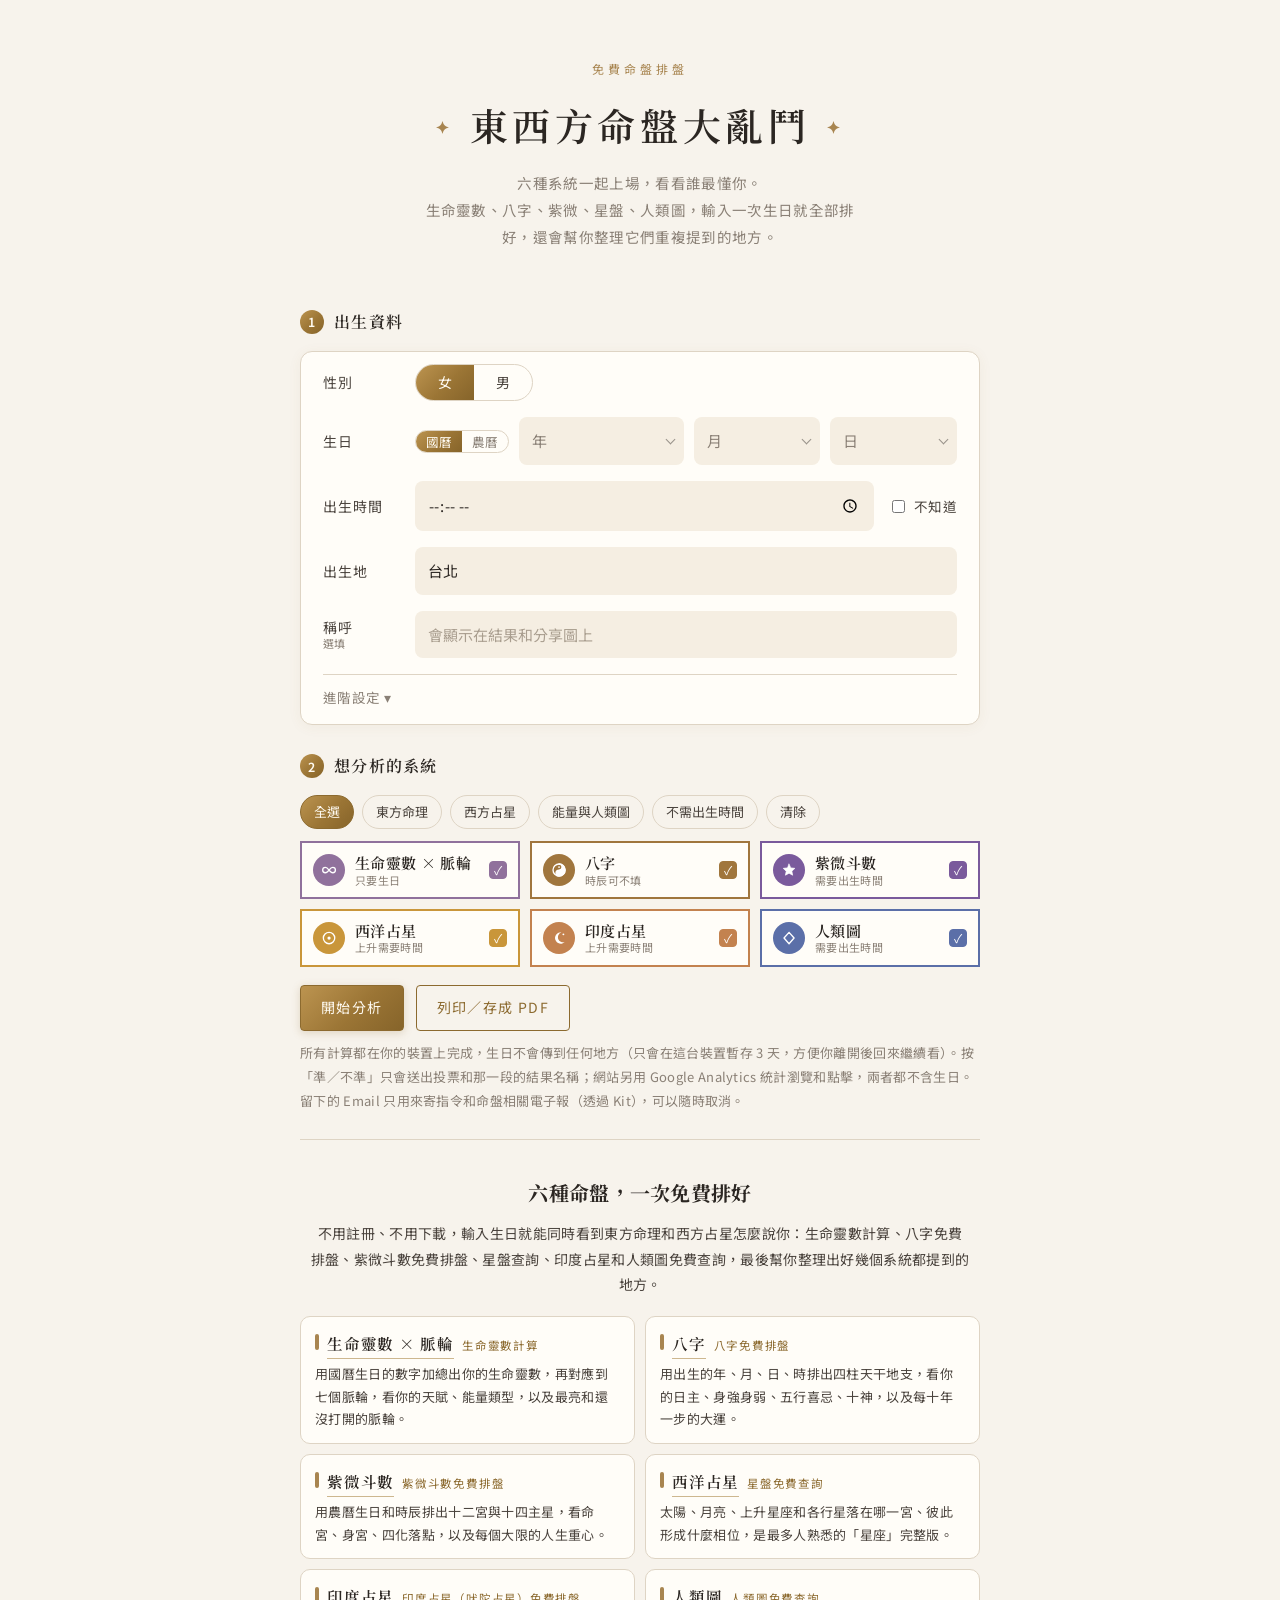
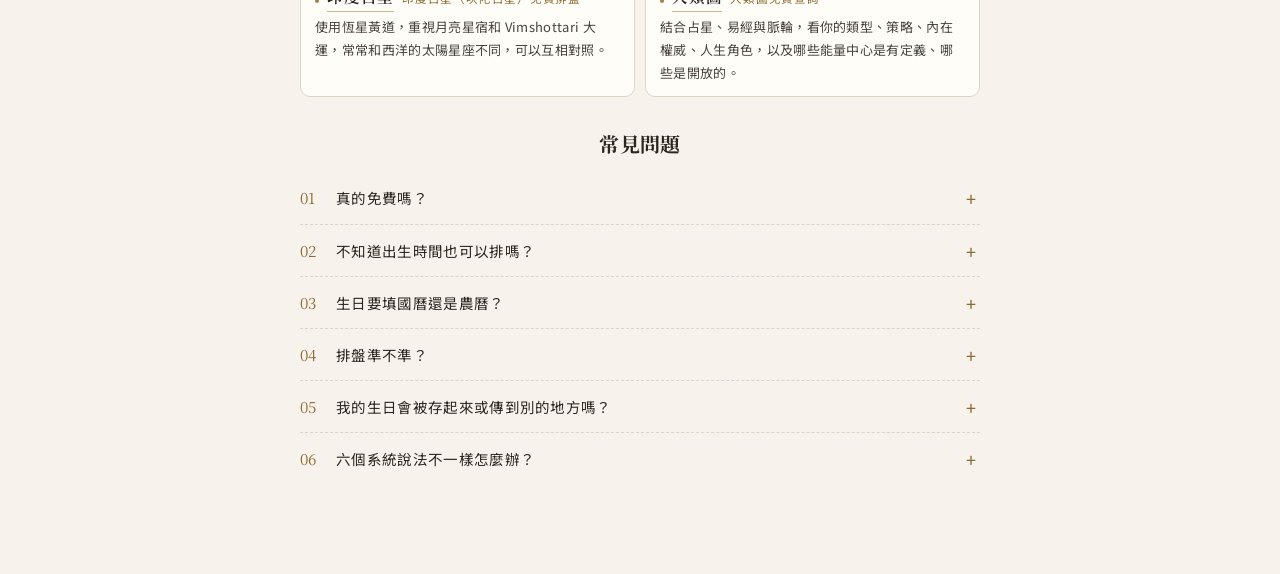
<file: index.html>
<!doctype html>
<html lang="zh-Hant">
<head>
<meta charset="utf-8">
<link rel="icon" type="image/svg+xml" href="data:image/svg+xml,%3Csvg%20xmlns%3D%22http%3A//www.w3.org/2000/svg%22%20viewBox%3D%220%200%2064%2064%22%3E%3Cdefs%3E%3CradialGradient%20id%3D%22b%22%20cx%3D%2250%25%22%20cy%3D%2240%25%22%20r%3D%2270%25%22%3E%3Cstop%20offset%3D%220%22%20stop-color%3D%22%233D4386%22/%3E%3Cstop%20offset%3D%221%22%20stop-color%3D%22%2314163A%22/%3E%3C/radialGradient%3E%3ClinearGradient%20id%3D%22g%22%20x1%3D%220%22%20y1%3D%220%22%20x2%3D%220%22%20y2%3D%221%22%3E%3Cstop%20offset%3D%220%22%20stop-color%3D%22%23FFF4DA%22/%3E%3Cstop%20offset%3D%221%22%20stop-color%3D%22%23D9AE66%22/%3E%3C/linearGradient%3E%3C/defs%3E%3Crect%20width%3D%2264%22%20height%3D%2264%22%20rx%3D%2214%22%20fill%3D%22url%28%23b%29%22/%3E%3Cpath%20d%3D%22M32%209%20C34%2024%2040%2030%2055%2032%20C40%2034%2034%2040%2032%2055%20C30%2040%2024%2034%209%2032%20C24%2030%2030%2024%2032%209%20Z%22%20fill%3D%22url%28%23g%29%22/%3E%3Ccircle%20cx%3D%2249%22%20cy%3D%2215%22%20r%3D%222%22%20fill%3D%22%23FFF4DA%22/%3E%3Ccircle%20cx%3D%2215%22%20cy%3D%2250%22%20r%3D%221.5%22%20fill%3D%22%23FFF4DA%22%20opacity%3D%22.8%22/%3E%3C/svg%3E">
<meta name="viewport" content="width=device-width, initial-scale=1">
<!-- Google Analytics（GA4）：只記瀏覽和按鈕點擊，不送生日、稱呼 -->
<script async src="https://www.googletagmanager.com/gtag/js?id=G-SCYWD8TPLE"></script>
<script>
  window.dataLayer = window.dataLayer || [];
  function gtag(){dataLayer.push(arguments);}
  gtag('js', new Date());
  gtag('config', 'G-SCYWD8TPLE', { allow_google_signals: false, allow_ad_personalization_signals: false });
</script>
<title>東西方命盤大亂鬥｜免費命盤排盤：生命靈數、八字、紫微、星盤、人類圖一次看</title>
<meta name="description" content="輸入生日，免費排出生命靈數、八字、紫微斗數、西洋占星、印度占星和人類圖六種命盤，還會整理出它們重複提到的地方。看完想更深入，可以用 AI 分析懶人包。">
<link rel="canonical" href="https://chart.jas-soul.com/">
<script type="application/ld+json">{"@context": "https://schema.org", "@type": "WebApplication", "name": "東西方命盤大亂鬥", "url": "https://chart.jas-soul.com/", "description": "輸入生日，免費排出生命靈數、八字、紫微斗數、西洋占星、印度占星和人類圖六種命盤，並整理出它們重複提到的地方。", "applicationCategory": "LifestyleApplication", "operatingSystem": "Any", "inLanguage": "zh-Hant", "offers": {"@type": "Offer", "price": "0", "priceCurrency": "TWD"}, "author": {"@type": "Person", "name": "Jasmine", "url": "https://jasmine.jas-soul.com/"}}</script>
<script type="application/ld+json">{"@context": "https://schema.org", "@type": "FAQPage", "mainEntity": [{"@type": "Question", "name": "真的免費嗎？", "acceptedAnswer": {"@type": "Answer", "text": "排盤、六個系統的解讀和綜合整理全部免費，也不用註冊。想讓 AI 依你的命盤寫一份更完整的報告，可以另外購買 AI 懶人包。"}}, {"@type": "Question", "name": "不知道出生時間也可以排嗎？", "acceptedAnswer": {"@type": "Answer", "text": "可以。生命靈數、八字（時柱以外）、西洋占星的行星星座都看得到；紫微斗數、人類圖和上升星座需要出生時間，沒有時間時會另外註明。"}}, {"@type": "Question", "name": "生日要填國曆還是農曆？", "acceptedAnswer": {"@type": "Answer", "text": "預設是國曆，也可以切換成農曆（包含閏月），系統會自動換算成國曆再排盤。"}}, {"@type": "Question", "name": "排盤準不準？", "acceptedAnswer": {"@type": "Answer", "text": "所有命盤都用天文公式與傳統排盤規則計算，並和網路排盤、瑞士星曆比對過。唯一的流派差異是晚子時（23:00 以後出生），網站統一以隔天計算。"}}, {"@type": "Question", "name": "我的生日會被存起來或傳到別的地方嗎？", "acceptedAnswer": {"@type": "Answer", "text": "不會上傳。所有計算都在你的手機或電腦上完成，只會在這台裝置暫存 3 天，方便你離開後回來繼續看。"}}, {"@type": "Question", "name": "六個系統說法不一樣怎麼辦？", "acceptedAnswer": {"@type": "Answer", "text": "這正是這個網站想做的事：把好幾個系統都提到的地方整理成「共同點」，說法不同的地方也會列出來，讓你自己對照真實的經驗。"}}]}</script>
<meta property="og:type" content="website">
<meta property="og:url" content="https://chart.jas-soul.com/">
<meta property="og:title" content="東西方命盤大亂鬥｜免費命盤排盤">
<meta property="og:description" content="輸入生日，免費排出生命靈數、八字、紫微斗數、西洋占星、印度占星和人類圖六種命盤，還會整理出它們重複提到的地方。看完想更深入，可以用 AI 分析懶人包。">
<meta property="og:image" content="https://chart.jas-soul.com/og6.jpg">
<meta property="og:image:width" content="1200">
<meta property="og:image:height" content="630">
<meta property="og:locale" content="zh_TW">
<meta name="twitter:card" content="summary_large_image">
<meta name="twitter:title" content="東西方命盤大亂鬥｜免費命盤排盤">
<meta name="twitter:description" content="輸入生日，免費排出生命靈數、八字、紫微斗數、西洋占星、印度占星和人類圖六種命盤，還會整理出它們重複提到的地方。看完想更深入，可以用 AI 分析懶人包。">
<meta name="twitter:image" content="https://chart.jas-soul.com/og6.jpg">
<link rel="preconnect" href="https://fonts.googleapis.com">
<link rel="preconnect" href="https://fonts.gstatic.com" crossorigin>
<link href="https://fonts.googleapis.com/css2?family=Noto+Sans+TC:wght@400;500&family=Noto+Serif+TC:wght@500;600;700&display=swap" rel="stylesheet">
<style>
  :root {
    --paper: #F7F3EC; --paper-2: #EFE8DC; --ink: #2B2622; --ink-2: #4A433D;
    --accent: #8C6A2F; --accent-2: #B48C48; --accent-grad: linear-gradient(135deg, #BC9450 0%, #9B7535 55%, #86642A 100%);
    --muted: #8A8076; --line: #DED4C4; --gold: #A88550; --gold-soft: #CDB78F; --red: #A85A4A;
    --serif: "Noto Serif TC", "Songti TC", "STSong", serif;
    --sans: "Noto Sans TC", "PingFang TC", "Microsoft JhengHei", sans-serif;
  }
  * { box-sizing: border-box; }
  html { -webkit-text-size-adjust: 100%; scroll-behavior: smooth; }
  body { margin: 0; background: var(--paper); color: var(--ink); font-family: var(--sans); font-size: 16px; line-height: 1.85; letter-spacing: .02em; }
  .wrap { max-width: 860px; margin: 0 auto; padding: 32px 24px 80px; }
  @media (max-width: 560px) { .wrap { padding: 24px 16px 64px; } }

  /* 輸入 */
  .controls { display: grid; grid-template-columns: repeat(4, minmax(0, 1fr)); grid-template-areas: "name name gender gender" "birth birth time place"; gap: 18px 24px; align-items: start; }
  .controls .f-name { grid-area: name; } .controls .f-gender { grid-area: gender; } .controls .f-birth { grid-area: birth; }
  .controls .f-time { grid-area: time; } .controls .f-place { grid-area: place; }
  @media (max-width: 720px) { .controls { grid-template-columns: repeat(2, minmax(0, 1fr)); grid-template-areas: "name gender" "birth birth" "time place"; gap: 16px 18px; } }
  .controls label.f { display: flex; align-items: center; min-height: 22px; font-size: 12px; letter-spacing: .12em; color: var(--muted); margin-bottom: 2px; }
  .controls .f-sub { display: inline-flex; align-items: center; gap: 6px; margin-top: 8px; font-size: 12.5px; color: var(--ink-2); cursor: pointer; }
  .controls input[type=text], .controls input[type=date], .controls input[type=time], .controls select {
    width: 100%; font: inherit; font-size: 15px; padding: 7px 0; border: none; border-bottom: 1px solid var(--line);
    background: transparent; color: var(--ink); border-radius: 0; -webkit-appearance: none; appearance: none;
  }
  .controls input:focus, .controls select:focus { outline: none; border-bottom-color: var(--gold); }
  .checks { display: flex; flex-wrap: wrap; gap: 6px 22px; margin-top: 14px; font-size: 14px; color: var(--ink-2); }
  .minor-note { margin: 0 0 20px; padding: 12px 16px; font-size: 14px; line-height: 1.8; background: #EEF3EC; border-left: 3px solid #6C8F74; color: var(--ink-2); }
  .minor-note b { display: block; color: #4F6B55; margin-bottom: 2px; }
  .save-modal { position: fixed; inset: 0; z-index: 100; background: rgba(15,16,40,.82); display: flex; align-items: center; justify-content: center; padding: 16px; }
  .sm-box { max-width: 380px; width: 100%; max-height: 100%; overflow: auto; background: #FFFDF8; border-radius: 10px; padding: 16px; text-align: center; }
  .sm-tip { margin: 0 0 12px; font-size: 13.5px; line-height: 1.7; color: var(--ink-2); }
  .sm-tip b { display: block; font-size: 15px; color: var(--ink); }
  .sm-box img { width: 100%; max-width: 260px; display: block; margin: 0 auto 12px; border-radius: 6px; -webkit-touch-callout: default; }
  .sm-sub { font-size: 12.5px; color: var(--muted); margin: 0 0 10px; }
  .sm-box .btn { margin: 4px; }
  .dst-hint { font-size: 12.5px; color: #8A6A3A; background: #F6EEDD; border-left: 3px solid var(--gold); padding: 6px 10px; margin: 8px 0 0; }
  .late-zi { font-size: 12.5px; color: var(--muted); margin: 8px 0 0; }
  .late-zi b { color: var(--ink-2); }
  .checks label { display: inline-flex; align-items: center; gap: 6px; cursor: pointer; }
  .btns { display: flex; flex-wrap: wrap; gap: 12px; margin: 18px 0 0; }
  .btn { font: inherit; font-size: 14px; letter-spacing: .1em; padding: 9px 20px; cursor: pointer; background: var(--accent-grad); color: #FFFBF2; border: 1px solid var(--accent); border-radius: 4px; box-shadow: 0 2px 8px rgba(140,106,47,.22); text-decoration: none; display: inline-block; }
  .btn.line { background: transparent; color: var(--accent); box-shadow: none; }
  .btn { transition: transform .15s ease, box-shadow .2s ease, background .2s ease; }
  .btn:active { transform: scale(.97); }
  .btn[disabled] { opacity: .75; cursor: progress; }
  .btn .spin { display: inline-block; width: 12px; height: 12px; margin-right: 8px; vertical-align: -1px; border: 2px solid rgba(247,243,236,.35); border-top-color: var(--paper); border-radius: 50%; animation: spin .8s linear infinite; }
  .btn.pending { background: var(--gold); border-color: var(--gold); animation: pulse 1.6s ease-in-out infinite; }
  .changed-hint { font-size: 12.5px; color: var(--gold); margin-left: 4px; align-self: center; opacity: 0; transition: opacity .3s; }
  .changed-hint.show { opacity: 1; }
  @keyframes spin { to { transform: rotate(360deg); } }
  @keyframes pulse { 0%, 100% { box-shadow: 0 0 0 0 rgba(168,133,80,.45); } 50% { box-shadow: 0 0 0 8px rgba(168,133,80,0); } }
  .loading { min-height: 70vh; display: flex; flex-direction: column; align-items: center; justify-content: center; text-align: center; gap: 22px; }
  .loading .orbs { position: relative; width: 120px; height: 120px; animation: spin 6s linear infinite; }
  .loading .orbs i { position: absolute; left: 50%; top: 50%; width: 14px; height: 14px; margin: -7px; border-radius: 50%; background: var(--c); box-shadow: 0 0 12px var(--c); transform: rotate(var(--a)) translateY(-50px); animation: glow 1.4s ease-in-out infinite; animation-delay: var(--d); }
  @keyframes glow { 0%, 100% { opacity: .35; } 50% { opacity: 1; } }
  .loading .step { font-family: var(--serif); font-size: 18px; letter-spacing: .12em; color: var(--ink-2); min-height: 1.6em; }
  .loading .sub { font-size: 12.5px; color: var(--muted); letter-spacing: .1em; }
  .reveal { opacity: 0; transform: translateY(18px); transition: opacity .7s ease, transform .7s ease; }
  .reveal.in { opacity: 1; transform: none; }
  .toast { position: fixed; left: 50%; bottom: 84px; transform: translate(-50%, 20px); background: var(--ink); color: var(--paper); font-size: 14px; letter-spacing: .08em; padding: 10px 20px; border-radius: 999px; box-shadow: 0 8px 24px rgba(0,0,0,.18); opacity: 0; pointer-events: none; transition: opacity .3s, transform .3s; z-index: 60; }
  .toast.show { opacity: 1; transform: translate(-50%, 0); }
  @media (prefers-reduced-motion: reduce) { .reveal { opacity: 1; transform: none; transition: none; } .loading .orbs, .loading .orbs i, .btn.pending { animation: none; } }
  @media print { .reveal { opacity: 1 !important; transform: none !important; } .toast { display: none; } }
  .hint { font-size: 13px; color: var(--muted); margin: 10px 0 0; }
  .input-area { padding-bottom: 26px; border-bottom: 1px solid var(--line); max-width: 680px; margin-left: auto; margin-right: auto; }
  .form-card { background: #FFFDF8; border: 1px solid var(--line); border-radius: 12px; padding: 4px 22px 10px; box-shadow: 0 2px 14px rgba(140,106,47,.06); }
  .frow { display: grid; grid-template-columns: 78px minmax(0, 1fr); align-items: center; gap: 14px; padding: 8px 0; }
  .frow .rl { font-size: 14px; color: var(--ink-2); letter-spacing: .08em; display: flex; flex-direction: column; line-height: 1.3; }
  .frow .rl small { font-size: 11px; color: var(--muted); letter-spacing: .04em; }
  .form-card input[type=text], .form-card input[type=time], .form-card select { width: 100%; box-sizing: border-box; font: inherit; font-size: 15px; padding: 9px 12px; border: 1px solid transparent; background: #F5EEE2; color: var(--ink); border-radius: 8px; -webkit-appearance: none; appearance: none; min-height: 42px; }
  .form-card .bp select { padding: 9px 24px 9px 12px; border: 1px solid transparent; background: #F5EEE2; border-radius: 8px; min-height: 42px; }
  .form-card .bp select:focus { border-color: var(--gold-soft); background: #FFFDF8; }
  .form-card .bp-sel::after { right: 10px; }
  .form-card input:focus, .form-card select:focus { outline: none; border-color: var(--gold-soft); background: #FFFDF8; }
  .form-card input::placeholder { color: #A99E8F; }
  .form-card .adv { border-top: 1px solid var(--line); margin-top: 8px; padding-top: 6px; }
  .f-time { display: flex; align-items: center; gap: 14px; }
  .f-time input[type=time] { flex: 1; min-width: 0; }
  .f-sub { flex: none; display: inline-flex; align-items: center; gap: 6px; font-size: 13.5px; color: var(--ink-2); cursor: pointer; white-space: nowrap; }
  .seg { display: inline-flex; border: 1px solid var(--line); border-radius: 999px; overflow: hidden; justify-self: start; }
  .seg button { font: inherit; font-size: 14px; padding: 5px 22px; border: 0; background: transparent; color: var(--ink-2); cursor: pointer; }
  .seg button.on { background: var(--accent-grad); color: #FFFBF2; }
  .form-card .dst-hint { margin: 10px 0 0; }
  .adv { margin-top: 10px; font-size: 13.5px; }
  .adv summary { cursor: pointer; color: var(--muted); list-style: none; padding: 4px 0; }
  .adv summary::-webkit-details-marker { display: none; }
  .adv summary::after { content: " ▾"; }
  .adv[open] summary::after { content: " ▴"; }
  .adv .checks { margin-top: 6px; flex-direction: column; gap: 8px; }
  @media (max-width: 480px) { .form-card { padding: 2px 16px 8px; } .frow { grid-template-columns: 64px minmax(0, 1fr); gap: 10px; } .seg button { padding: 5px 18px; } }
  .app-head { text-align: center; padding: 26px 0 30px; }
  .app-head .eyebrow { font-size: 12px; letter-spacing: .32em; color: var(--gold); }
  .app-title a { color: inherit; text-decoration: none; }
  .app-title a:hover { color: var(--accent); }
  .app-title { font-family: var(--serif); font-weight: 600; font-size: 38px; letter-spacing: .12em; margin: 10px 0 10px; }
  .app-title::before, .app-title::after { content: '✦'; color: var(--gold); font-size: .45em; vertical-align: .45em; margin: 0 16px; }
  .app-sub { font-size: 14.5px; color: var(--muted); max-width: 30em; margin: 0 auto; line-height: 1.85; }
  @media (max-width: 560px) { .app-title { font-size: 30px; } .app-title::before, .app-title::after { margin: 0 8px; } }
  .step-label { display: flex; align-items: center; gap: 10px; font-family: var(--serif); font-size: 16px; font-weight: 600; letter-spacing: .08em; margin: 26px 0 14px; }
  .step-label span { display: inline-flex; align-items: center; justify-content: center; width: 24px; height: 24px; border-radius: 50%; background: var(--accent-grad); color: #FFFBF2; font-size: 12.5px; font-family: var(--sans); }
  .step-label:first-of-type { margin-top: 0; }
  .presets { display: flex; flex-wrap: wrap; gap: 8px; margin-bottom: 12px; }
  .presets button { font: inherit; font-size: 13px; padding: 4px 13px; border-radius: 999px; border: 1px solid var(--line); background: var(--paper); color: var(--ink-2); cursor: pointer; transition: all .15s; }
  .presets button:hover { border-color: var(--gold); color: var(--ink); }
  .presets button.on { background: var(--accent-grad); border-color: var(--accent); color: #FFFBF2; }
  .pick-grid { display: grid; grid-template-columns: repeat(3, 1fr); gap: 10px; }
  @media (max-width: 640px) { .pick-grid { grid-template-columns: repeat(2, 1fr); } }
  .pk { position: relative; display: flex; align-items: center; gap: 10px; padding: 11px 12px; border: 1px solid var(--line); background: #FFFDF8; cursor: pointer; transition: border-color .15s, box-shadow .15s, opacity .15s; }
  .pk input { position: absolute; opacity: 0; pointer-events: none; }
  .pk .pk-ic { width: 32px; height: 32px; border-radius: 50%; flex: none; display: flex; align-items: center; justify-content: center; color: #fff; background: var(--pc); font-size: 14px; font-family: "Apple Symbols", "Segoe UI Symbol", var(--serif); }
  .pk .pk-name { font-family: var(--serif); font-size: 15px; font-weight: 600; line-height: 1.3; }
  .pk .pk-note { display: block; font-family: var(--sans); font-size: 11px; font-weight: 400; color: var(--muted); }
  .pk .pk-check { margin-left: auto; width: 18px; height: 18px; border-radius: 4px; border: 1.5px solid var(--line); flex: none; display: flex; align-items: center; justify-content: center; font-size: 12px; color: #fff; }
  .pk.on { border-color: var(--pc); box-shadow: inset 0 0 0 1px var(--pc); }
  .pk.on .pk-check { background: var(--pc); border-color: var(--pc); }
  .pk.on .pk-check::after { content: '✓'; }
  .pk:not(.on) { opacity: .62; }
  .pk:not(.on) .pk-ic { background: var(--line); }
  .pk:focus-within { outline: 2px solid var(--gold-soft); outline-offset: 2px; }
  .ai-pack { margin-top: 64px; padding: 30px 28px; border: 1px solid var(--gold-soft); background: #FBF8F2; }
  .ai-pack h2 { font-family: var(--serif); font-size: 24px; margin: 4px 0 6px; letter-spacing: .06em; }
  .ai-pack .eyebrow { font-size: 12px; letter-spacing: .28em; color: var(--gold); }
  .ai-pack .lead { font-size: 14.5px; color: var(--muted); margin: 0 0 18px; }
  .ai-free { display: flex; flex-wrap: wrap; align-items: center; gap: 8px 12px; font-size: 14px; color: var(--ink-2); margin-bottom: 10px; }
  .badge { display: inline-block; font-size: 12px; letter-spacing: .1em; padding: 2px 10px; border-radius: 999px; background: #E7EEE6; color: #4F6B55; }
  .paid { margin-top: 36px; padding-top: 30px; border-top: 1px dashed var(--gold-soft); }
  .paid-title { font-family: var(--serif); font-size: 22px; margin: 4px 0 6px; display: block; }
  .paid-title::before { content: none; }
  .paid-grid { display: grid; grid-template-columns: repeat(auto-fit, minmax(220px, 1fr)); gap: 14px; margin: 16px 0 20px; }
  @media (max-width: 760px) { .paid-grid { grid-template-columns: 1fr; } }
  .paid-card { background: #FFFDF8; border: 1px solid var(--line); border-top: 3px solid var(--pc); padding: 16px 16px 14px; display: flex; flex-direction: column; }
  .pc-head { display: flex; align-items: center; gap: 8px; flex-wrap: wrap; }
  .pc-head b { font-family: var(--serif); font-size: 16px; }
  .pc-head i { font-style: normal; font-size: 11px; padding: 1px 8px; border-radius: 999px; background: var(--pc); color: #fff; }
  .pc-ic { width: 28px; height: 28px; border-radius: 50%; background: var(--pc); color: #fff; display: flex; align-items: center; justify-content: center; font-size: 14px; font-family: "Apple Symbols", "Segoe UI Symbol", serif; }
  .paid-card ul { margin: 12px 0 10px; padding-left: 18px; font-size: 13.5px; line-height: 1.85; color: var(--ink-2); flex: 1; }
  .pc-foot { display: flex; align-items: baseline; justify-content: space-between; gap: 8px; border-top: 1px dashed var(--line); padding-top: 8px; }
  .pc-price { font-family: var(--serif); font-size: 18px; font-weight: 600; color: var(--pc); white-space: nowrap; }
  .pc-price small { font-family: var(--sans); font-size: 11px; font-weight: 400; margin-right: 4px; padding: 1px 6px; border-radius: 999px; background: var(--pc); color: #fff; vertical-align: 2px; }
  .pc-price s { font-family: var(--sans); font-size: 12px; font-weight: 400; color: var(--muted); margin-left: 6px; }
  .pc-hook { margin: 8px 0 0; font-size: 13.5px; color: var(--pc); font-weight: 600; }
  .early { margin: 16px 0 6px; padding: 14px 16px; border: 1px solid #E5CBC2; background: #FBF1EC; }
  .early.off { font-size: 14px; color: var(--muted); background: var(--paper); border-color: var(--line); }
  .early-top { display: flex; flex-wrap: wrap; justify-content: space-between; align-items: baseline; gap: 4px 12px; }
  .early-top b { font-family: var(--serif); color: var(--red); letter-spacing: .06em; }
  .early-top span { font-size: 13.5px; color: var(--ink-2); }
  .early-top em { font-style: normal; font-family: var(--serif); font-size: 20px; font-weight: 600; color: var(--red); margin: 0 2px; }
  .early-bar { height: 8px; border-radius: 4px; background: #F0DCD4; margin: 10px 0 4px; overflow: hidden; }
  .early-bar i { display: block; height: 100%; border-radius: 4px; background: linear-gradient(90deg, #D9826E, var(--red)); }
  .early-sub { font-size: 12.5px; color: var(--muted); margin-top: 4px; }
  .faq-pack { margin: 0 0 20px; padding: 16px 18px; background: #FFFDF8; border: 1px solid var(--line); border-top: 3px solid #7A5A9C; }
  .faq-head { display: flex; align-items: center; gap: 10px; }
  .faq-head { flex-wrap: wrap; }
  .faq-head b { flex: 1 1 auto; min-width: 0; font-family: var(--serif); font-size: 16px; white-space: nowrap; }
  .faq-desc { margin: 10px 0 0; font-size: 13.5px; color: #7A5A9C; font-weight: 600; }
  .faq-head .pc-price { --pc: #7A5A9C; }
  .faq-head .pc-ic { font-family: var(--serif); font-weight: 600; }
  .faq-list { margin: 12px 0 8px; padding-left: 22px; columns: 2; column-gap: 28px; font-size: 13.5px; line-height: 1.9; color: var(--ink-2); }
  .faq-list li { break-inside: avoid; }
  .faq-more summary { cursor: pointer; list-style: none; font-size: 13px; color: var(--muted); margin-top: 6px; }
  .faq-more summary::-webkit-details-marker { display: none; }
  .faq-more summary::after { content: " ▾"; }
  .faq-more[open] summary::after { content: " ▴"; }
  @media (max-width: 560px) {
    .paid-grid { display: flex; overflow-x: auto; scroll-snap-type: x mandatory; gap: 12px; margin: 16px -16px 20px; padding: 4px 16px 12px; -webkit-overflow-scrolling: touch; }
    .paid-grid > .paid-card { flex: 0 0 82%; scroll-snap-align: center; }
    .paid-grid::-webkit-scrollbar { height: 4px; }
    .paid-grid::-webkit-scrollbar-thumb { background: var(--gold-soft); border-radius: 2px; }
    .pg-hint { display: block !important; }
    .faq-list { columns: 1; }
  }
  .pg-hint { display: none; font-size: 12.5px; color: var(--muted); margin: 10px 0 -8px; }
  @media (max-width: 640px) { .faq-list { columns: 1; } }
  .faq-note { font-size: 12.5px; color: var(--muted); margin: 0; }
  .mid-cta { display: flex; align-items: center; gap: 18px; margin: 34px 0 10px; padding: 20px 22px; border: 1px solid var(--gold-soft); background: linear-gradient(135deg, #FBF5EA, #F4EDF6); }
  .mid-cta .mc-text { flex: 1; min-width: 0; }
  .mid-cta .mc-eyebrow { font-size: 12px; letter-spacing: .24em; color: var(--gold); }
  .mid-cta b { display: block; font-family: var(--serif); font-size: 19px; margin: 4px 0 4px; }
  .mid-cta span { font-size: 13.5px; color: var(--ink-2); }
  .mid-cta .btn { flex: none; }
  @media (max-width: 600px) { .mid-cta { flex-direction: column; align-items: stretch; text-align: center; } }
  .fab { position: fixed; right: 18px; bottom: 22px; z-index: 40; padding: 11px 18px; border-radius: 999px; background: var(--accent-grad); color: #FFFBF2; font-size: 14px; letter-spacing: .08em; text-decoration: none; box-shadow: 0 8px 24px rgba(140,106,47,.3); opacity: 0; transform: translateY(16px); pointer-events: none; transition: opacity .3s, transform .3s; }
  .fab.show { opacity: 1; transform: none; pointer-events: auto; }
  .fab:hover { background: var(--gold); }
  .sample { margin: 18px 0 8px; border: 1px solid var(--line); background: #FFFDF8; }
  .sm-head { display: flex; flex-wrap: wrap; align-items: center; gap: 6px 10px; padding: 12px 16px; border-bottom: 1px solid var(--line); background: #FBF8F2; }
  .sm-badge { font-size: 11.5px; letter-spacing: .1em; padding: 1px 9px; border-radius: 999px; background: var(--gold); color: #fff; }
  .sm-head b { font-family: var(--serif); font-size: 15.5px; }
  .sm-who { font-size: 12px; color: var(--muted); }
  .sm-body { position: relative; max-height: 430px; overflow: hidden; padding: 6px 20px 0; font-size: 14.5px; line-height: 1.9; color: var(--ink-2); }
  .sm-body h4 { font-family: var(--serif); font-size: 16px; color: var(--ink); margin: 16px 0 6px; }
  .sm-body p { margin: 0 0 10px; }
  .sm-one { font-family: var(--serif); font-size: 17px; color: #8A6A3A; }
  .sm-kw span { display: inline-block; font-size: 13px; color: #8A6A3A; margin-right: 12px; }
  .sm-fade { position: absolute; left: 0; right: 0; bottom: 0; height: 190px; display: flex; align-items: flex-end; justify-content: center; padding-bottom: 18px; background: linear-gradient(rgba(255,253,248,0) 0%, rgba(255,253,248,.85) 35%, #FFFDF8 55%); }
  .sm-fade span { max-width: calc(100% - 32px); box-sizing: border-box; font-size: 13px; line-height: 1.7; text-align: center; color: var(--ink-2); background: #FFFDF8; padding: 6px 14px; border: 1px dashed var(--gold-soft); border-radius: 10px; }
  .about { margin: 30px 0 10px; padding: 22px 24px; border: 1px solid var(--line); background: #FFFDF8; }
  .ab-head { display: flex; align-items: center; gap: 16px; padding-bottom: 14px; margin-bottom: 4px; border-bottom: 1px dashed var(--line); }
  .ab-head b { display: block; font-family: var(--serif); font-size: 22px; line-height: 1.3; margin: 2px 0; }
  .ab-photo { flex: none; width: 84px; height: 84px; border-radius: 50%; overflow: hidden; border: 3px solid #fff; box-shadow: 0 2px 10px rgba(43,38,34,.12); background: linear-gradient(135deg, var(--gold-soft), #C9B6D4); display: flex; align-items: center; justify-content: center; }
  .ab-photo img { width: 100%; height: 100%; object-fit: cover; }
  .ab-photo span { font-family: var(--serif); font-size: 36px; color: #fff; }
  .ab-body { flex: 1; min-width: 0; }
  .ab-eyebrow { font-size: 12px; letter-spacing: .24em; color: var(--gold); }
  .ab-title { display: block; font-size: 13px; color: var(--muted); }
  .ab-body p { font-size: 14.5px; color: var(--ink-2); margin: 8px 0 0; line-height: 1.85; }
  .ab-ig { display: inline-block; margin-top: 12px; font-size: 13.5px; color: #8A6A3A; }
  @media (max-width: 560px) { .about { padding: 18px; } .ab-photo { width: 72px; height: 72px; } }
  .bfaq { margin-top: 30px; counter-reset: bq; }
  .bfaq details.fold { counter-increment: bq; }
  .bfaq details.fold .ft::before { content: counter(bq, decimal-leading-zero); font-family: var(--serif); color: var(--accent); margin-right: 12px; font-size: 15px; }
  .bfaq .paid-title { margin-bottom: 8px; }
  .bfaq-a { margin: 0; font-size: 14.5px; color: var(--ink-2); line-height: 1.85; }
  .compare { margin: 16px 0 6px; border: 1px solid var(--line); border-radius: 12px; overflow: hidden; background: #FFFDF8; font-size: 13px; }
  .cmp-row { display: grid; grid-template-columns: minmax(0, 1.05fr) minmax(0, .85fr) minmax(0, 1.25fr); align-items: stretch; }
  .cmp-row > span { align-items: center; padding: 9px 10px; border-top: 1px solid color-mix(in srgb, var(--line) 60%, transparent); line-height: 1.45; display: flex; align-items: flex-start; gap: 6px; }
  .cmp-head > span { border-top: none; font-family: var(--serif); font-weight: 600; font-size: 14px; padding-top: 11px; padding-bottom: 11px; }
  .cmp-head > span:nth-child(2) { color: #4F6B55; justify-content: center; }
  .cmp-head > span:nth-child(3) { color: #FFFBF2; background: var(--accent-grad); justify-content: center; }
  .cmp-k { color: var(--ink); font-weight: 600; font-size: 12.5px; }
  .cmp-free { color: var(--muted); font-size: 12px; }
  .cmp-paid { background: #FBF5EA; color: var(--ink); font-weight: 600; }
  .cmp-yes { flex: none; width: 17px; height: 17px; border-radius: 50%; background: var(--accent); color: #fff; font-size: 10px; display: inline-flex; align-items: center; justify-content: center; margin-top: 1px; }
  .cmp-part { flex: none; color: #9DB39F; font-size: 13px; line-height: 1.3; }
  .cmp-no { color: #C9BFAF; width: 100%; text-align: center; }
  .cmp-price .cmp-paid { flex-direction: column; gap: 0; }
  .cmp-price b { font-size: 14px; color: var(--ink); }
  .cmp-price small { font-size: 11px; color: #6C8F74; font-weight: 400; }
  @media (max-width: 420px) { .cmp-row > span { padding: 8px 7px; } .cmp-k { font-size: 12px; } }
  .bd-gift { font-size: 12.5px; color: #7A5A9C; margin-top: 4px; font-weight: 600; }
  .bd-after { font-size: 11.5px; color: var(--muted); margin-top: 4px; }
  .paid-card .lock { font-size: 14px; color: var(--muted); white-space: nowrap; opacity: .8; }
  .ladder { margin: 0 0 20px; padding: 16px 18px; background: #FFFDF8; border: 1px solid var(--gold-soft); }
  .ld-title { font-weight: 700; margin-bottom: 12px; }
  .ld-title span { display: block; font-weight: 400; font-size: 13px; color: var(--muted); margin-top: 2px; }
  .ld-row { display: grid; grid-template-columns: repeat(6, 1fr); gap: 8px; }
  @media (max-width: 560px) { .ld-row { grid-template-columns: repeat(3, 1fr); } }
  .ld-cell { position: relative; text-align: center; padding: 10px 4px 9px; border: 1px solid var(--line); border-radius: 6px; background: var(--paper); }
  .ld-cell.hot { border-color: var(--gold); background: color-mix(in srgb, var(--gold) 9%, #FFFDF8); }
  .ld-n { font-size: 12.5px; color: var(--muted); }
  .ld-p { font-size: 17px; font-weight: 700; color: var(--ink); margin: 2px 0; }
  .ld-avg { font-size: 11.5px; color: #6C8F74; }
  .ld-cell i { display: block; font-style: normal; font-size: 11px; color: var(--gold); margin-top: 3px; }
  .ld-all { grid-column: 1 / -1; display: flex; align-items: center; gap: 14px; flex-wrap: wrap; margin-top: 10px; padding: 14px 16px; text-align: left; border: 1.5px solid var(--gold); background: color-mix(in srgb, var(--gold) 12%, #FFFDF8); }
  .ld-all .ld-badge { position: absolute; top: -10px; left: 16px; font-style: normal; font-size: 11px; padding: 1px 10px; border-radius: 999px; background: var(--gold); color: #fff; margin: 0; }
  .la-t { flex: 1 1 220px; display: flex; flex-direction: column; }
  .la-t b { font-size: 16px; }
  .la-t span { font-size: 12.5px; color: var(--muted); }
  .la-p { display: flex; align-items: baseline; gap: 8px; }
  .la-p s { font-size: 13px; color: var(--muted); }
  .la-p b { font-size: 22px; color: var(--ink); }
  .la-p small { font-size: 12px; color: #6C8F74; }
  .la-btn { flex: none; }
  @media (max-width: 560px) { .la-btn { width: 100%; } }
  .ld-more { margin: 12px 0 0; font-size: 13.5px; padding: 8px 12px; border: 1px dashed var(--gold-soft); border-radius: 6px; }
  .ld-more b { color: var(--ink); }
  .ld-cell.cur { border-color: var(--accent); box-shadow: 0 0 0 2px var(--accent) inset; }
  .ld-cell.cur::before { content: "你目前在這"; position: absolute; top: -10px; left: 50%; transform: translateX(-50%); font-size: 10.5px; white-space: nowrap; padding: 0 7px; border-radius: 999px; background: var(--accent); color: #FFFBF2; }
  .fb { display: flex; flex-wrap: wrap; align-items: center; gap: 6px 8px; margin: 22px 0 0; padding: 12px 14px; border: 1px dashed var(--line); border-radius: 8px; background: #FFFDF8; }
  .fb-q { font-size: 13.5px; color: var(--ink-2); margin-right: 4px; }
  .fb button { font: inherit; font-size: 13px; display: inline-flex; align-items: center; gap: 4px; padding: 4px 12px; border: 1px solid var(--line); border-radius: 999px; background: var(--paper); color: var(--ink-2); cursor: pointer; transition: all .15s; }
  .fb button i { font-style: normal; font-size: 12px; color: var(--gold); }
  .fb button:hover { border-color: var(--gold-soft); }
  .fb button.on { background: var(--accent-grad); border-color: var(--accent); color: #FFFBF2; }
  .fb button.on i { color: #FFF3D6; }
  .fb button.on i { color: #E3C78E; }
  .fb-ok { font-size: 12.5px; color: #6C8F74; }
  .fb.fb-sm { margin: 10px 0 0; padding: 0; border: 0; background: transparent; }
  .fb.fb-sm .fb-q { font-size: 12.5px; color: var(--muted); }
  .fb.fb-sm button { font-size: 12px; padding: 2px 10px; }
  .portrait > .fb.fb-sm { margin: 8px 0 14px; }
  .sc-fold { margin: 28px 0; border: 1px solid var(--gold-soft); border-radius: 10px; background: #FFFDF8; overflow: hidden; }
  .sc-fold > summary { list-style: none; display: flex; align-items: center; gap: 12px; padding: 12px 16px; cursor: pointer; }
  .sc-fold > summary::-webkit-details-marker { display: none; }
  .scf-ic { width: 34px; height: 34px; flex: none; border-radius: 50%; display: inline-flex; align-items: center; justify-content: center; background: #1E2148; color: #E3C78E; font-size: 15px; }
  .scf-t { flex: 1; display: flex; flex-direction: column; line-height: 1.5; }
  .scf-t small { font-size: 12.5px; color: var(--muted); }
  .scf-go { font-size: 13px; color: var(--gold); }
  .scf-go::after { content: " ▾"; }
  .sc-fold[open] .scf-go { font-size: 0; }
  .sc-fold[open] .scf-go::after { content: "收起 ▴"; font-size: 13px; }
  .sc-fold .sc-wrap { margin: 0; border-radius: 0; }
  .viewmode { display: flex; align-items: center; justify-content: center; gap: 8px; margin: 4px 0 18px; }
  .viewmode > span { font-size: 12.5px; color: var(--muted); letter-spacing: .1em; margin-right: 4px; }
  .viewmode button { font: inherit; font-size: 14px; padding: 6px 16px; border: 1px solid var(--line); border-radius: 999px; background: #FFFDF8; color: var(--ink-2); cursor: pointer; display: inline-flex; align-items: baseline; gap: 6px; }
  .viewmode button small { font-size: 11.5px; color: var(--muted); }
  .viewmode button.on { background: var(--accent-grad); border-color: var(--accent); color: #FFFBF2; }
  .viewmode button.on small { color: rgba(247,243,236,.7); }
  .sv-more { display: none; }
  #out.simple section.system:not(.expanded):not(#summary) > *:not(.sys-head):not(.focus):not(.fb):not(.deep-row):not(.sv-more):not(.notice) { display: none; }
  #out.simple section.system .sv-more { display: block; margin: 16px auto 0; font: inherit; font-size: 13.5px; padding: 7px 18px; border: 1px solid var(--gold-soft); border-radius: 999px; background: transparent; color: #8A6A3A; cursor: pointer; }
  #out.simple .portrait .pcombo, #out.simple .portrait .pnots, #out.simple .portrait .plines, #out.simple .portrait .ev-toggle, #out.simple .portrait .ev { display: none; }
  @media print { #out.simple section.system > * , #out.simple .portrait * { display: revert !important; } .sv-more { display: none !important; } }
  .backpill { position: fixed; top: 64px; left: 50%; transform: translate(-50%, -160%); z-index: 60; font: inherit; font-size: 13.5px; padding: 8px 16px; border: 1px solid var(--gold-soft); border-radius: 999px; background: #FFFDF8; color: var(--ink); box-shadow: 0 4px 16px rgba(0,0,0,.14); cursor: pointer; transition: transform .25s, opacity .25s, visibility .25s; white-space: nowrap; opacity: 0; visibility: hidden; pointer-events: none; }
  .backpill.show { transform: translate(-50%, 0); opacity: 1; visibility: visible; pointer-events: auto; }
  .deep-card { scroll-margin-top: 90px; }
  .deep-card.flash { animation: cardflash 1.6s ease; }
  @keyframes cardflash { 0%, 60% { box-shadow: 0 0 0 3px var(--pc); } 100% { box-shadow: 0 0 0 0 transparent; } }
  .invite { display: flex; align-items: center; gap: 12px 16px; flex-wrap: wrap; margin: 24px 0; padding: 14px 18px; border-radius: 10px; background: linear-gradient(135deg, #1F2353, #2E3470); color: #F3E6C8; }
  .iv-t { flex: 1 1 200px; display: flex; flex-direction: column; line-height: 1.6; }
  .iv-t b { font-family: var(--serif); font-size: 17px; }
  .iv-t span { font-size: 13px; color: rgba(243,230,200,.75); }
  .iv-btns { display: flex; gap: 8px; flex-wrap: wrap; }
  .invite .btn { background: #E3C78E; border-color: #E3C78E; color: #1F2353; font-size: 13.5px; padding: 8px 14px; }
  .invite .btn.line { background: transparent; color: #F3E6C8; border-color: rgba(243,230,200,.55); }
  .packs { margin: 0 0 22px; }
  .pk-title { font-weight: 700; font-size: 17px; margin-bottom: 12px; }
  .pk-title span { display: block; font-weight: 400; font-size: 13px; color: var(--muted); }
  .pk-grid { display: grid; grid-template-columns: 1.3fr 1fr 1fr; gap: 12px; }
  @media (max-width: 760px) { .pk-grid { grid-template-columns: 1fr; } }
  .pack { position: relative; display: flex; flex-direction: column; gap: 8px; padding: 18px 16px 14px; border: 1px solid var(--gold-soft); border-radius: 10px; background: #FFFDF8; }
  .pack-rec { border: 2px solid var(--gold); background: color-mix(in srgb, var(--gold) 9%, #FFFDF8); }
  .pk-badge { position: absolute; top: -11px; left: 14px; font-style: normal; font-size: 11.5px; padding: 1px 10px; border-radius: 999px; background: var(--gold); color: #fff; }
  .pack-all .pk-badge { background: #1E2148; }
  .pk-name { font-family: var(--serif); font-size: 18px; font-weight: 600; }
  .pk-desc { margin: 0; font-size: 13px; color: var(--ink-2); line-height: 1.7; flex: 1; }
  .pk-list { margin: 0; padding: 0; list-style: none; flex: 1; }
  .pk-list li { padding: 5px 0; border-bottom: 1px dotted var(--line); line-height: 1.5; }
  .pk-list li b { display: block; font-size: 14.5px; }
  .pk-list li small { font-size: 12px; color: var(--muted); }
  .pk-price { display: flex; align-items: baseline; gap: 8px; }
  .pk-price s { font-size: 13px; color: var(--muted); }
  .pk-price b { font-size: 24px; color: var(--ink); }
  .pack .btn { width: 100%; text-align: center; }
  .pk-or { margin: 12px 0 0; font-size: 13px; color: var(--muted); text-align: center; }
  .pc-tease { margin: 2px 0 10px; padding: 8px 10px; font-size: 13px; line-height: 1.65; border-radius: 6px; background: color-mix(in srgb, var(--pc) 9%, #FFFDF8); border-left: 3px solid var(--pc); }
  .pc-tease span { display: inline-block; font-size: 11px; padding: 0 7px; margin-right: 6px; border-radius: 999px; background: var(--pc); color: #fff; vertical-align: 1px; }
  .pc-tease b { display: block; font-size: 12.5px; color: var(--pc); margin-top: 2px; }
  .pc-more { margin: 0 0 8px; }
  .pc-more summary { cursor: pointer; font-size: 13px; color: var(--muted); list-style: none; }
  .pc-more summary::-webkit-details-marker { display: none; }
  .pc-more summary::after { content: " ▾"; }
  .pc-more[open] summary::after { content: " ▴"; }
  .pc-more ul { margin-top: 6px; }
  .deep-fold > summary { cursor: pointer; list-style: none; position: relative; padding-right: 64px; }
  .deep-fold > summary::-webkit-details-marker { display: none; }
  .deep-fold > summary em { position: absolute; right: 0; top: 2px; font-style: normal; font-size: 13px; color: var(--gold); }
  .deep-fold[open] > summary em { font-size: 0; }
  .deep-fold[open] > summary em::after { content: "收起 ▴"; font-size: 13px; }
  .has-ico { line-height: 0 !important; }
  .has-ico .ico { width: 1.15em; height: 1.15em; display: block; }
  h1, h2, h3, h4, .ptitle, .pc-head b, .pk-name, .dc-head b, .pk-title, .ld-title, .cart-title, .iv-t b, .la-t b { text-wrap: balance; }
  p, li, .pc-tease, .pk-list small, .pk-desc, .lead, .note { text-wrap: pretty; }
  #out.tabbed > [data-pane]:not(.pane-on) { display: none; }
  #out.tabbed > section.system { margin-top: 0 !important; padding-top: 6px; }
  #out.tabbed > section.system::before { display: none !important; }
  #out.tabbed > .viewmode { margin: 0 0 12px; }
  @media print { #out.tabbed > [data-pane] { display: block !important; } .hub, .pane-nav { display: none !important; } }
  .hub { margin: 6px 0 26px; }
  .hub-head { text-align: center; margin-bottom: 14px; }
  .hub-head p { margin: 4px 0 0; font-size: 13.5px; color: var(--muted); }
  .hub-grid { display: grid; grid-template-columns: repeat(3, minmax(0, 1fr)); gap: 10px; max-width: 560px; margin: 0 auto; }
  .hub-t { font: inherit; text-align: center; display: flex; flex-direction: column; align-items: center; justify-content: center; gap: 4px; min-height: 128px; padding: 14px 8px; border: 1px solid color-mix(in srgb, var(--pc) 35%, var(--line)); border-radius: 14px; background: color-mix(in srgb, var(--pc) 7%, #FFFDF8); color: var(--ink); cursor: pointer; transition: transform .15s, box-shadow .2s; }
  .hub-t:hover { transform: translateY(-2px); box-shadow: 0 6px 18px rgba(140,106,47,.14); }
  .hub-t i { font-style: normal; width: 34px; height: 34px; border-radius: 50%; background: var(--pc); color: #fff; display: inline-flex; align-items: center; justify-content: center; font-size: 15px; }
  .hub-t b { font-family: var(--serif); font-size: 15px; }
  .hub-t span { font-size: 11.5px; color: var(--ink-2); line-height: 1.45; display: -webkit-box; -webkit-line-clamp: 2; -webkit-box-orient: vertical; overflow: hidden; }
  .hub-t.off { opacity: .45; cursor: default; }
  .hub-t.hub-ai { background: var(--accent-grad); border-color: var(--accent); color: #FFFBF2; }
  .hub-t.hub-ai i { background: #FFFBF2; color: var(--accent); }
  .hub-t.hub-ai span { color: rgba(255,251,242,.85); }
  .hub-me { display: flex; flex-direction: column; align-items: center; justify-content: center; gap: 4px; padding: 12px 8px; border-radius: 14px; background: radial-gradient(circle at 50% 35%, #353B7A, #1D2152); color: #F3E6C8; text-align: center; min-height: 128px; }
  .hub-me small { font-size: 11.5px; color: rgba(243,230,200,.75); }
  .hub-me b { font-family: var(--serif); font-size: 16px; line-height: 1.35; color: #F4DBA6; }
  .hub-me span { font-size: 10.5px; color: rgba(243,230,200,.7); line-height: 1.4; }
  @media (max-width: 420px) { .hub-t, .hub-me { min-height: 112px; padding: 10px 6px; } .hub-t b { font-size: 14px; } .hub-me b { font-size: 14.5px; } }
  .hub .mid-cta { margin-top: 22px; }
  .pane-nav { margin: 30px 0 36px; }
  .pn-card { font: inherit; width: 100%; display: flex; flex-direction: column; align-items: stretch; gap: 10px; text-align: left; padding: 18px 18px 16px; border-radius: 16px; border: 1px solid color-mix(in srgb, var(--pc) 45%, var(--line)); background: radial-gradient(120% 140% at 0% 0%, color-mix(in srgb, var(--pc) 22%, #FFFDF8) 0%, #FFFDF8 60%); color: var(--ink); cursor: pointer; transition: transform .15s, box-shadow .2s; position: relative; overflow: hidden; }
  .pn-card:hover { transform: translateY(-2px); box-shadow: 0 10px 24px color-mix(in srgb, var(--pc) 25%, transparent); }
  .pn-k { font-size: 11.5px; letter-spacing: .16em; color: var(--pc); font-weight: 600; }
  .pn-main { display: flex; align-items: center; gap: 12px; min-width: 0; }
  .pn-main i { font-style: normal; flex: none; width: 44px; height: 44px; border-radius: 50%; background: var(--pc); color: #fff; display: inline-flex; align-items: center; justify-content: center; font-size: 18px; box-shadow: 0 4px 12px color-mix(in srgb, var(--pc) 35%, transparent); }
  .pn-main > span { display: flex; flex-direction: column; min-width: 0; }
  .pn-main b { font-family: var(--serif); font-size: 20px; }
  .pn-main small { font-size: 12.5px; color: var(--ink-2); overflow: hidden; text-overflow: ellipsis; white-space: nowrap; }
  .pn-tease { display: block; padding: 10px 12px; border-radius: 10px; background: rgba(255,253,248,.85); border: 1px dashed color-mix(in srgb, var(--pc) 35%, var(--line)); }
  .pt-t { display: block; font-size: 12px; color: var(--pc); font-weight: 600; margin-bottom: 2px; }
  .pt-l { display: block; font-family: var(--serif); font-size: 15px; line-height: 1.6; color: var(--ink); }
  .pn-go { align-self: flex-end; font-size: 13.5px; font-weight: 600; color: #fff; background: var(--pc); padding: 7px 14px; border-radius: 999px; }
  .pn-card em { position: absolute; top: 18px; right: 18px; font-style: normal; font-size: 22px; color: var(--pc); }
  .pn-card.pn-gold { background: var(--accent-grad); border-color: var(--accent); color: #FFFBF2; }
  .pn-card.pn-gold .pn-k, .pn-card.pn-gold small { color: rgba(255,251,242,.85); }
  .pn-card.pn-gold i { background: #FFFBF2; color: var(--accent); }
  .pn-card.pn-gold .pn-tease { background: rgba(255,251,242,.14); border-color: rgba(255,251,242,.4); }
  .pn-card.pn-gold .pt-l { color: #FFFBF2; font-family: inherit; font-size: 13.5px; }
  .pn-card.pn-gold .pn-go { background: #FFFBF2; color: var(--accent); }
  .pn-links { display: grid; grid-template-columns: 1fr auto 1fr; align-items: center; margin-top: 12px; }
  .pn-links button { font: inherit; font-size: 13px; color: var(--muted); background: none; border: 0; padding: 6px 2px; cursor: pointer; }
  .pn-links button:first-child { justify-self: start; }
  .pn-links button:last-child { justify-self: end; color: var(--accent); }
  .pn-dots { display: inline-flex; gap: 6px; }
  .pn-dots i { width: 6px; height: 6px; border-radius: 50%; background: var(--line); }
  .pn-dots i.on { width: 18px; border-radius: 3px; background: var(--accent); }
  .input-area.collapsed > :not(.app-head):not(.edit-bar) { display: none !important; }
  .input-area.collapsed { padding-bottom: 14px; }
  .edit-bar .btn { background: transparent; border: 0; box-shadow: none; padding: 0; color: var(--accent); text-decoration: underline; text-underline-offset: 3px; font-size: 13px; letter-spacing: 0; }
  .edit-bar { font-size: 13px !important; padding: 8px 14px !important; display: flex; align-items: center; justify-content: space-between; gap: 10px 14px; flex-wrap: wrap; margin: 10px 0 0; padding: 10px 14px; border: 1px solid var(--line); border-radius: 10px; background: #FFFDF8; font-size: 13.5px; color: var(--ink-2); }
  .edit-bar[hidden] { display: none; }
  .edit-bar .btn { font-size: 13px; padding: 6px 14px; }
  .fb.fb-mini { display: inline-flex; gap: 4px; margin: 0 0 0 auto; padding: 0; border: 0; background: transparent; }
  .fb.fb-mini button { font-size: 11.5px; padding: 1px 9px; }
  .fb.fb-mini .fb-ok { display: none; }
  .tr-head { display: flex; align-items: center; flex-wrap: wrap; gap: 6px 8px; }
  .asp-list { list-style: none; margin: 4px 0 0; padding: 0; }
  .asp-list li { display: grid; grid-template-columns: 92px minmax(0, 1fr); gap: 10px; padding: 7px 0; font-size: 13.5px; line-height: 1.7; border-bottom: 1px dotted color-mix(in srgb, var(--line) 70%, transparent); }
  .asp-list li:last-child { border-bottom: 0; }
  .al-sys { display: inline-flex; align-items: flex-start; gap: 6px; color: var(--ink-2); font-size: 12.5px; white-space: nowrap; padding-top: 1px; }
  .al-sys i { font-style: normal; flex: none; width: 18px; height: 18px; border-radius: 50%; background: var(--pc); color: #fff; display: inline-flex; align-items: center; justify-content: center; font-size: 10px; margin-top: 2px; }
  .al-t { color: var(--ink-2); }
  @media (max-width: 480px) { .asp-list li { grid-template-columns: 1fr; gap: 2px; } }
  .disclaimer span { display: inline-block; }
  .offer { margin: 22px 0 6px; padding: 18px 18px 14px; border-radius: 14px; border: 1.5px solid var(--gold-soft); background: color-mix(in srgb, var(--gold) 7%, #FFFDF8); }
  .offer-rec { border-color: var(--gold); }
  .of-k { font-size: 11.5px; letter-spacing: .14em; color: var(--accent); }
  .of-t { display: flex; align-items: center; gap: 8px; font-family: var(--serif); font-size: 18px; font-weight: 600; margin: 4px 0 8px; }
  .of-t .pc-ic { width: 26px; height: 26px; font-size: 13px; }
  .of-hook { margin: 0 0 8px; font-size: 13.5px; color: var(--pc, var(--accent)); font-weight: 600; }
  .of-list { list-style: none; margin: 0 0 10px; padding: 0; }
  .of-list li { padding: 6px 0; border-bottom: 1px dotted var(--line); line-height: 1.5; }
  .of-list li b { display: block; font-size: 14.5px; }
  .of-list li small { font-size: 12px; color: var(--muted); }
  .of-foot { display: flex; align-items: center; justify-content: space-between; gap: 10px 14px; flex-wrap: wrap; margin-top: 8px; }
  .of-price { display: flex; align-items: baseline; gap: 8px; }
  .of-price s { font-size: 13px; color: var(--muted); }
  .of-price b { font-size: 22px; color: var(--ink); }
  .of-price small { font-size: 12px; color: #6C8F74; }
  .of-btns { display: flex; gap: 8px; flex-wrap: wrap; }
  .of-btns .btn { font-size: 13.5px; padding: 8px 14px; }
  .cart-add.of-add { margin: 0; align-self: auto; width: auto; padding: 8px 14px; border-style: solid; background: #FFFDF8; }
  .of-free { margin: 10px 0 0; font-size: 13px; color: var(--muted); }
  .of-free a { color: var(--accent); }
  @media (max-width: 480px) { .of-btns { width: 100%; } .of-btns > * { flex: 1; text-align: center; } }
  .best { margin: 22px 0 6px; padding: 14px 16px; border: 1px dashed var(--line); border-radius: 12px; background: #FFFDF8; text-align: center; }
  .bp-q { font-size: 14px; color: var(--ink-2); margin-bottom: 10px; }
  .bp-chips { display: flex; flex-wrap: wrap; justify-content: center; gap: 8px; }
  .bp-chips button { font: inherit; font-size: 13px; display: inline-flex; align-items: center; gap: 6px; padding: 5px 12px 5px 6px; border-radius: 999px; border: 1px solid var(--line); background: var(--paper); color: var(--ink-2); cursor: pointer; }
  .bp-chips button i { font-style: normal; width: 20px; height: 20px; border-radius: 50%; background: var(--pc); color: #fff; display: inline-flex; align-items: center; justify-content: center; font-size: 11px; }
  .bp-chips button.on { border-color: var(--pc); background: color-mix(in srgb, var(--pc) 12%, #FFFDF8); color: var(--ink); font-weight: 600; }
  .bp-ok { font-size: 12.5px; color: #6C8F74; min-height: 1.2em; margin-top: 6px; }
  .tr-dots { display: inline-flex; gap: 3px; margin-right: 2px; }
  .tr-dots i { width: 9px; height: 9px; border-radius: 50%; border: 1.5px solid color-mix(in srgb, var(--pc) 45%, var(--line)); box-sizing: border-box; }
  .tr-dots i.on { background: var(--pc); border-color: var(--pc); }
  .tr-head { flex-wrap: wrap; }
  .fc-ic.has-ico { display: inline-flex; align-items: center; justify-content: center; color: #fff; font-size: 22px; }
  .best:not(.ready) { display: none !important; }
  .hub-t { position: relative; }
  .hub-t.seen::after { content: "✓"; position: absolute; top: 8px; right: 8px; width: 18px; height: 18px; border-radius: 50%; background: #6C8F74; color: #fff; font-size: 11px; line-height: 18px; text-align: center; }
  .hub-t.seen i { opacity: .85; }
  .hub-t.cur { border-width: 2px; border-color: var(--pc); box-shadow: 0 0 0 3px color-mix(in srgb, var(--pc) 18%, transparent); }
  .sn-track a.seen::after { content: "✓"; margin-left: 4px; font-size: 11px; color: #6C8F74; }
  .sn-track a.on.seen::after { color: inherit; }
  .pn-dots i.seen { background: #A9C2AB; }
  .share-mini { display: flex; align-items: center; justify-content: space-between; gap: 8px 12px; flex-wrap: wrap; margin: 18px 0 6px; padding: 10px 14px; border-radius: 12px; border: 1px solid var(--line); background: #FFFDF8; }
  .share-mini .sm-t { font-size: 13px; color: var(--ink-2); }
  .share-mini .sm-btns { display: flex; gap: 6px; flex-wrap: wrap; }
  .share-mini button, .share-mini a { font: inherit; font-size: 12.5px; padding: 5px 12px; border-radius: 999px; border: 1px solid var(--gold-soft); background: transparent; color: var(--accent); text-decoration: none; cursor: pointer; }
  .share-mini .sm-card { background: #1E2148; border-color: #1E2148; color: #F3E6C8; }
  .sc-fold.sc-quiet:not([open]) { display: none !important; }
  .sc-fold.sc-quiet > summary { display: none; }
  body.has-result .seo-info { display: none; }
  .seo-info { max-width: 680px; margin: 34px auto 0; padding: 0 0 10px; }
  .seo-info h2 { font-family: var(--serif); font-size: 20px; text-align: center; margin: 0 0 10px; }
  .seo-info h2 + .si-faqs { margin-top: 6px; }
  .si-lead { font-size: 14px; color: var(--ink-2); line-height: 1.85; text-align: center; margin: 0 0 18px; }
  .si-grid { display: grid; grid-template-columns: repeat(2, minmax(0, 1fr)); gap: 10px; margin-bottom: 28px; }
  @media (max-width: 560px) { .si-grid { grid-template-columns: 1fr; } }
  .si-sys { padding: 12px 14px; border-radius: 10px; background: #FFFDF8; border: 1px solid var(--line); }
  .si-sys h3 { margin: 0 0 4px; font-family: var(--serif); font-size: 15.5px; display: flex; align-items: baseline; gap: 8px; flex-wrap: wrap; }
  .si-sys h3 small { font-family: var(--sans); font-size: 11.5px; font-weight: 400; color: var(--accent); }
  .si-sys h3 a { color: inherit; text-decoration: none; border-bottom: 1px solid var(--gold-soft); }
  .si-sys p { margin: 0; font-size: 13px; line-height: 1.75; color: var(--ink-2); }
  .si-faqs { counter-reset: faq; }
  .si-faq { border-bottom: 1px dashed var(--line); counter-increment: faq; }
  .si-faq:last-child { border-bottom: 0; }
  .si-faq summary { cursor: pointer; list-style: none; padding: 14px 28px 14px 36px; font-size: 14.5px; position: relative; line-height: 1.6; }
  .si-faq summary::before { content: counter(faq, decimal-leading-zero); position: absolute; left: 0; top: 14px; font-family: var(--serif); font-size: 15px; color: var(--accent); }
  .si-faq summary::-webkit-details-marker { display: none; }
  .si-faq summary::after { content: "+"; position: absolute; right: 4px; top: 12px; color: var(--accent); font-size: 18px; }
  .si-faq[open] summary::after { content: "−"; }
  .si-faq p { margin: -4px 0 14px 36px; font-size: 13.5px; line-height: 1.8; color: var(--ink-2); }
  .hub-t.off { opacity: 1; cursor: pointer; border-style: dashed; background: #FFFDF8; }
  .hub-t.off i { background: color-mix(in srgb, var(--pc) 35%, #E8E1D6); }
  .hub-t.off b { color: var(--ink-2); font-weight: 500; }
  .hub-t.off span { color: var(--pc); font-weight: 600; }
  .solo-more { margin: 6px 0 22px; padding: 12px 14px; border-radius: 12px; border: 1px dashed var(--gold-soft); background: #FFFDF8; font-size: 13.5px; color: var(--ink-2); }
  .sm-sys { display: flex; flex-wrap: wrap; gap: 6px; margin-top: 8px; }
  .sm-sys button { font: inherit; font-size: 12.5px; display: inline-flex; align-items: center; gap: 5px; padding: 4px 11px 4px 5px; border-radius: 999px; border: 1px solid var(--line); background: var(--paper); color: var(--ink-2); cursor: pointer; }
  .sm-sys button i { font-style: normal; width: 18px; height: 18px; border-radius: 50%; background: var(--pc); color: #fff; display: inline-flex; align-items: center; justify-content: center; font-size: 10px; }
  .sm-sys .sm-all { padding: 4px 12px; background: var(--accent-grad); border-color: var(--accent); color: #FFFBF2; }
  .lens { display: flex; align-items: center; gap: 6px; flex-wrap: wrap; margin: 2px 0 14px; font-size: 13px; color: var(--muted); }
  .lens > span { margin-right: 2px; letter-spacing: .08em; }
  .viewmode.vm-mini { margin: 0 0 0 auto; gap: 0; border: 1px solid var(--line); border-radius: 999px; overflow: hidden; }
  .viewmode.vm-mini > span { display: none; }
  .viewmode.vm-mini button { border: 0; border-radius: 0; padding: 4px 10px; font-size: 12px; background: transparent; }
  .viewmode.vm-mini button small { display: none; }
  .viewmode.vm-mini button.on { background: var(--ink-2); color: #FFFBF2; }
  @media (max-width: 420px) { .lens button { padding: 4px 11px; font-size: 13px; } }
  .lens button { font: inherit; font-size: 13.5px; padding: 5px 14px; border-radius: 999px; border: 1px solid var(--line); background: #FFFDF8; color: var(--ink-2); cursor: pointer; }
  .lens button.on { background: var(--accent-grad); border-color: var(--accent); color: #FFFBF2; }
  .lens-card { margin: 4px 0 22px; padding: 16px 18px 14px; border-radius: 14px; border: 1.5px solid color-mix(in srgb, var(--pc, #C27D8E) 45%, var(--line)); background: color-mix(in srgb, var(--pc, #C27D8E) 8%, #FFFDF8); }
  .lens-card.lc-sum { --pc: #A88550; }
  .lc-k { font-size: 12.5px; letter-spacing: .12em; color: var(--pc); font-weight: 600; margin-bottom: 4px; }
  .lc-line { margin: 0; font-family: var(--serif); font-size: 16.5px; line-height: 1.75; color: var(--ink); }
  .lc-tags { display: flex; flex-wrap: wrap; gap: 6px; margin: 8px 0 2px; }
  .lc-tags span { font-size: 12px; padding: 2px 10px; border-radius: 999px; background: #FFFDF8; border: 1px solid var(--gold-soft); color: #8A6A3A; }
  .lens-card .asp-list { margin-top: 8px; }
  .lc-buy { display: flex; align-items: center; justify-content: space-between; gap: 8px 12px; flex-wrap: wrap; margin-top: 12px; padding-top: 10px; border-top: 1px dashed var(--line); font-size: 13px; color: var(--ink-2); }
  .lc-buy b { color: var(--ink); margin: 0 2px; }
  .cart-add.lc-add { margin: 0; align-self: auto; width: auto; padding: 5px 14px; border-style: solid; background: #FFFDF8; --pc: #A88550; }
  .solo-end { margin: 26px 0 30px; padding: 20px 18px; border-radius: 16px; text-align: center; border: 1.5px solid color-mix(in srgb, var(--pc) 40%, var(--line)); background: radial-gradient(120% 140% at 50% 0%, color-mix(in srgb, var(--pc) 16%, #FFFDF8), #FFFDF8 65%); }
  .se-k { font-size: 12px; letter-spacing: .16em; color: var(--pc); font-weight: 600; }
  .se-t { font-family: var(--serif); font-size: 19px; font-weight: 600; margin: 4px 0 6px; }
  .solo-end p { margin: 0 auto 12px; max-width: 460px; font-size: 13.5px; color: var(--ink-2); line-height: 1.75; }
  .solo-end .sm-sys { justify-content: center; }
  .solo-end .se-all { margin-top: 14px; }
  .cs { margin-top: 8px; display: flex; flex-wrap: wrap; gap: 6px; align-items: center; }
  .cs span { flex-basis: 100%; font-size: 12.5px; color: var(--muted); }
  .cart-add.cs-add { margin: 0; align-self: auto; width: auto; font-size: 13px; padding: 4px 12px; border-radius: 999px; border-style: solid; --pc: #A88550; background: #FFFDF8; }
  .cart-free { font-style: normal; font-size: 11.5px; padding: 1px 7px; border-radius: 999px; background: #6C8F74; color: #fff; margin-left: 6px; }
  .deal { margin: 0 0 20px; padding: 14px 18px; background: color-mix(in srgb, var(--gold) 10%, #FFFDF8); border: 1px solid var(--gold-soft); display: flex; flex-wrap: wrap; gap: 6px 18px; align-items: baseline; }
  .deal b { flex-basis: 100%; }
  .deal span { font-size: 15px; }
  .deal i { font-style: normal; font-weight: 700; color: var(--gold); margin-right: 4px; }
  .deal small { flex-basis: 100%; font-size: 12.5px; color: var(--muted); }
  .ld-note { margin: 10px 0 0; font-size: 12.5px; color: var(--muted); }
  .bundles { display: grid; grid-template-columns: repeat(2, 1fr); gap: 14px; margin: 0 0 20px; }
  @media (max-width: 560px) { .bundles { grid-template-columns: 1fr; } }
  .bundle { position: relative; text-align: center; padding: 18px 14px 14px; border: 1px solid var(--gold-soft); background: #FFFDF8; }
  .bundle.best { border: 2px solid var(--gold); background: #FBF5EA; }
  .bd-tag { position: absolute; top: -11px; left: 50%; transform: translateX(-50%); font-style: normal; font-size: 11.5px; letter-spacing: .1em; padding: 2px 12px; border-radius: 999px; background: var(--gold); color: #fff; white-space: nowrap; }
  .bd-name { font-family: var(--serif); font-size: 17px; font-weight: 600; letter-spacing: .06em; }
  .bd-price { margin: 4px 0 2px; }
  .bd-price s { font-size: 13px; color: var(--muted); margin-right: 8px; }
  .bd-price b { font-family: var(--serif); font-size: 26px; color: #8A6A3A; }
  .bd-save { font-size: 12.5px; color: #4F6B55; }
  .cart-add { margin-top: 12px; align-self: stretch; font: inherit; font-size: 13.5px; padding: 8px 10px; border: 1px dashed var(--pc, var(--gold)); color: var(--pc, var(--gold)); background: transparent; border-radius: 6px; cursor: pointer; transition: background .15s, color .15s; }
  .cart-add:hover { background: color-mix(in srgb, var(--pc, #A88550) 8%, transparent); }
  .cart-add.on { border-style: solid; background: var(--pc, var(--gold)); color: #fff; }
  .faq-pack .cart-add { --pc: #7A5A9C; width: 100%; }
  .deep-card .cart-add { margin-top: 10px; }
  .cart { margin: 0 0 20px; padding: 18px 20px; background: #FFFDF8; border: 1px solid var(--gold-soft); border-top: 3px solid var(--gold); scroll-margin-top: 80px; }
  .cart-title { font-weight: 700; margin-bottom: 10px; }
  .cart-empty { margin: 0; color: var(--muted); font-size: 14px; }
  .cart-list { margin: 0 0 12px; padding-left: 22px; }
  .cart-list li { padding: 4px 0; border-bottom: 1px dotted var(--line); }
  .cart-list li span { display: inline-block; width: calc(100% - 34px); }
  .cart-del { float: right; border: 0; background: none; color: var(--muted); cursor: pointer; font-size: 14px; padding: 0 4px; }
  .cart-sum { display: flex; justify-content: space-between; align-items: flex-end; gap: 12px; flex-wrap: wrap; }
  .cart-parts { font-size: 13px; color: var(--muted); line-height: 1.7; }
  .cart-total { text-align: right; }
  .cart-total s { color: var(--muted); margin-right: 8px; font-size: 14px; }
  .cart-total b { font-size: 24px; color: var(--ink); }
  .cart-total small { display: block; font-size: 12px; color: #6C8F74; }
  .cart-tip { margin: 10px 0 0; font-size: 13.5px; background: color-mix(in srgb, var(--gold) 10%, transparent); padding: 8px 10px; border-radius: 6px; }
  .cart-actions { display: flex; gap: 10px; flex-wrap: wrap; margin-top: 14px; }
  .cart-note { margin: 8px 0 0; font-size: 12.5px; color: var(--muted); }
  .cart-bar { position: fixed; left: 50%; bottom: 16px; transform: translate(-50%, 140%); z-index: 50; display: flex; gap: 10px; align-items: center; padding: 10px 18px; border-radius: 999px; background: #1E2148; color: #F4E6C8; text-decoration: none; font-size: 14px; box-shadow: 0 6px 24px rgba(0,0,0,.25); transition: transform .25s; white-space: nowrap; }
  .cart-bar.show { transform: translate(-50%, 0); }
  .cart-bar span { opacity: .75; font-size: 13px; }
  .flow { background: #FFFDF8; border: 1px solid var(--line); padding: 18px 20px; }
  .flow-title { font-family: var(--serif); font-weight: 600; font-size: 16px; margin-bottom: 6px; }
  .flow ol { margin: 0; padding-left: 20px; font-size: 14px; line-height: 2; color: var(--ink-2); }
  .unlock { margin: 14px 0 4px; padding: 12px 14px; border: 1px dashed var(--gold-soft); background: var(--paper); }
  .unlock.ok { border-style: solid; border-color: #B9D0BD; background: #F1F6F1; }
  .unlock.ok .unlock-row { display: none; }
  .unlock-row { display: flex; gap: 8px; }
  .unlock-row input { flex: 1; min-width: 0; font: inherit; font-size: 15px; letter-spacing: .12em; text-transform: uppercase; padding: 7px 10px; border: 1px solid var(--line); background: #FFFDF8; }
  .unlock-msg { font-size: 12.5px; color: var(--muted); margin: 8px 0 0; }
  .unlock-msg.bad { color: var(--red); }
  .unlock-msg.good { color: #4F6B55; margin: 0; }
  .btn[disabled]:not(.pending) { background: var(--line); border-color: var(--line); color: var(--muted); cursor: not-allowed; }
  .line-link { color: #06A84A; text-decoration: underline; text-underline-offset: 3px; }
  .line-link:hover { color: #05B34C; }
  .line-link b { color: inherit; }
  .line-btn { background: #06C755; border-color: #06C755; color: #fff; }
  .line-btn:hover { background: #05B34C; }
  .line-btn.disabled { background: var(--line); border-color: var(--line); color: var(--muted); cursor: default; }
  .ai-tpls { display: flex; flex-wrap: wrap; gap: 8px; margin-bottom: 12px; }
  .ai-tpls button { font: inherit; font-size: 13.5px; padding: 6px 14px; border-radius: 999px; border: 1px solid var(--line); background: var(--paper); cursor: pointer; }
  .ai-tpls button.on { background: var(--gold); border-color: var(--gold); color: #fff; }
  .ai-row { display: flex; flex-wrap: wrap; align-items: center; gap: 10px 16px; margin-bottom: 12px; font-size: 14px; color: var(--ink-2); }
  .ai-row input { width: 84px; font: inherit; padding: 4px 8px; border: 1px solid var(--line); background: var(--paper); }
  .ai-text { width: 100%; box-sizing: border-box; height: 260px; font: 13px/1.7 ui-monospace, "SF Mono", Menlo, monospace; padding: 14px; border: 1px solid var(--line); background: #FFFDF8; color: var(--ink-2); resize: vertical; }
  .ai-box { position: relative; }
  .ai-box.locked .ai-text { height: 150px; overflow: hidden; resize: none; user-select: none; -webkit-user-select: none; pointer-events: none; }
  .ai-box .ai-veil { display: none; }
  .ai-box.locked .ai-veil { display: block; position: absolute; left: 1px; right: 1px; bottom: 1px; height: 90px; background: linear-gradient(rgba(255,253,248,0), #FFFDF8 85%); pointer-events: none; }
  .lead { margin-top: 10px; padding: 16px; border-radius: 12px; border: 1.5px solid var(--gold-soft); background: color-mix(in srgb, var(--gold) 8%, #FFFDF8); }
  .lead[hidden], .ai-actions[hidden] { display: none; }
  .ld-h b { display: block; font-family: var(--serif); font-size: 16px; }
  .ld-h span { display: block; font-size: 12.5px; color: var(--muted); margin-top: 2px; }
  .ld-row { display: flex; gap: 8px; margin-top: 10px; flex-wrap: wrap; }
  .ld-row input { flex: 1 1 200px; min-width: 0; font: inherit; font-size: 15px; padding: 10px 12px; border: 1px solid var(--line); border-radius: 8px; background: #FFFDF8; }
  .ld-row input:focus { outline: none; border-color: var(--gold); }
  .ld-row .btn { flex: none; }
  .ld-row .ld-name { flex: 0 1 150px; }
  @media (max-width: 480px) { .ld-row .ld-name, .ld-row input[type=email] { flex: 1 1 100%; } .ld-row .btn { flex: 1 1 100%; } }
  .ld-ok { display: flex; gap: 6px; align-items: flex-start; margin-top: 8px; font-size: 12px; color: var(--ink-2); line-height: 1.6; cursor: pointer; }
  .ld-ok input { margin-top: 3px; }
  .ld-err { font-size: 12.5px; color: var(--red, #A85A4A); min-height: 1em; margin-top: 4px; }
  .ai-actions { display: flex; flex-wrap: wrap; align-items: center; gap: 12px; margin-top: 12px; }
  .ai-actions .meta { font-size: 12.5px; color: var(--muted); }
  .ai-steps { margin: 16px 0 0; padding-left: 20px; font-size: 13.5px; color: var(--ink-2); line-height: 1.9; }
  @media (max-width: 560px) { .ai-pack { padding: 24px 18px; } }

  /* 封面與總覽 */
  .cover { text-align: center; padding: 60px 0 40px; }
  .cover + section.system { margin-top: 0; padding-top: 8px; }
  .secnav { position: sticky; top: 0; z-index: 30; margin: 0 -24px; padding: 8px 24px; background: rgba(247,243,236,.92); backdrop-filter: blur(8px); -webkit-backdrop-filter: blur(8px); border-bottom: 1px solid transparent; transition: border-color .2s, box-shadow .2s; }
  .secnav.stuck { border-bottom-color: var(--line); box-shadow: 0 4px 14px rgba(43,38,34,.06); }
  .sn-track { display: flex; gap: 6px; overflow-x: auto; scrollbar-width: none; -webkit-overflow-scrolling: touch; -webkit-mask-image: linear-gradient(90deg, #000 92%, transparent); mask-image: linear-gradient(90deg, #000 92%, transparent); padding-right: 24px; }
  .sn-track::-webkit-scrollbar { display: none; }
  .sn-track a { flex: none; display: inline-flex; align-items: center; gap: 6px; padding: 6px 13px 6px 7px; border-radius: 999px; font-size: 13.5px; color: var(--ink-2); text-decoration: none; border: 1px solid var(--line); background: #FFFDF8; white-space: nowrap; transition: background .2s, color .2s, border-color .2s; }
  .sn-track a i { font-style: normal; width: 20px; height: 20px; border-radius: 50%; display: inline-flex; align-items: center; justify-content: center; background: var(--pc); color: #fff; font-size: 13px; font-family: "Apple Symbols", "Segoe UI Symbol", var(--serif); }
  .sn-track a:hover { border-color: var(--pc); }
  .sn-track a.on { background: var(--pc); border-color: var(--pc); color: #fff; }
  .sn-track a.on i { background: rgba(255,255,255,.25); }
  section.system, #aipack { scroll-margin-top: 64px; }
  @media (max-width: 560px) { .secnav { margin: 0 -16px; padding: 8px 16px; } }
  .cover + section.system::before { margin-bottom: 24px; }
  .eyebrow { font-size: 12px; letter-spacing: .32em; color: var(--gold); }
  .cover h1 { font-family: var(--serif); font-weight: 700; font-size: 40px; line-height: 1.35; margin: 14px 0 8px; letter-spacing: .08em; }
  .cover .meta { font-size: 14px; color: var(--muted); letter-spacing: .08em; }
  @media (max-width: 560px) { .cover h1 { font-size: 30px; } }
  .overview { display: grid; grid-template-columns: repeat(3, 1fr); border-top: 1px solid var(--line); border-left: 1px solid var(--line); margin-bottom: 18px; }
  .overview a { display: block; padding: 20px 18px; border-right: 1px solid var(--line); border-bottom: 1px solid var(--line); color: inherit; text-decoration: none; }
  .overview a:hover { background: #F2ECE2; }
  .overview .sys { font-size: 12px; letter-spacing: .2em; color: var(--gold); }
  .overview .main { font-family: var(--serif); font-size: 19px; font-weight: 600; margin: 4px 0 2px; line-height: 1.45; }
  .overview .sub { font-size: 13px; color: var(--muted); line-height: 1.6; }
  @media (max-width: 680px) { .overview { grid-template-columns: 1fr 1fr; } }
  @media (max-width: 420px) { .overview { grid-template-columns: 1fr; } }

  /* 章節 */
  section.system { padding: 40px 0 12px; margin-top: 56px; position: relative; }
  section.system::before { content: '✦'; display: block; text-align: center; color: var(--gold-soft); font-size: 14px; letter-spacing: 1.2em; padding-left: 1.2em; margin-bottom: 36px; content: '·  ✦  ·'; }
  .sys-head .no { font-family: var(--serif); font-size: 13px; letter-spacing: .24em; color: var(--gold); }
  .sys-head h2 { font-family: var(--serif); font-weight: 600; font-size: 30px; line-height: 1.35; margin: 4px 0 6px; letter-spacing: .06em; }
  .sys-head .lead { font-size: 15px; color: var(--muted); margin: 0 0 28px; }
  h3 { font-family: var(--serif); font-weight: 600; font-size: 20px; margin: 36px 0 12px; letter-spacing: .05em; display: flex; align-items: center; gap: 10px; }
  h3::before { content: ''; flex: none; width: 4px; height: 1.05em; border-radius: 2px; background: var(--gold); }
  .sys-head h2::before { content: '✦'; color: var(--gold); font-size: .62em; margin-right: 12px; vertical-align: .22em; }
  p { margin: 0 0 12px; }
  .prose { color: var(--ink-2); }
  .big-line { font-family: var(--serif); font-size: 26px; font-weight: 600; letter-spacing: .06em; margin: 0 0 6px; }
  .tagline { font-size: 13px; letter-spacing: .14em; color: var(--muted); margin-bottom: 12px; }
  .note { font-size: 12px; color: var(--muted); margin-top: 18px; line-height: 1.7; }
  .notice { font-size: 14px; color: var(--ink-2); border-left: 2px solid var(--gold); padding: 4px 0 4px 14px; margin: 8px 0 0; }
  .swatch { display: inline-block; width: 8px; height: 8px; border-radius: 50%; margin-right: 8px; vertical-align: 2px; }

  /* 表格 */
  .table-wrap { overflow-x: auto; -webkit-overflow-scrolling: touch; }
  .table-wrap tbody tr:last-child td { border-bottom: none; }
  .list-plain:has(+ details.fold) > li:last-child, .list-plain:has(+ .note + details.fold) > li:last-child { border-bottom: none; }
  .table-wrap + details.fold, .table-wrap + .note + details.fold { margin-top: 18px; }
  table { border-collapse: collapse; width: 100%; font-size: 14.5px; }
  th, td { padding: 9px 10px; border-bottom: 1px solid var(--line); text-align: left; vertical-align: top; white-space: nowrap; }
  th { font-weight: 500; font-size: 12px; letter-spacing: .14em; color: var(--muted); }
  tr.now td { background: #F1E9DB; }
  td.serif, .serif { font-family: var(--serif); }

  /* 八字四柱 */
  .pillars { display: grid; grid-template-columns: 112px repeat(4, 1fr); border-top: 1px solid var(--line); }
  .pillars > div { padding: 10px 6px; border-bottom: 1px solid var(--line); text-align: center; font-size: 14px; }
  .pillars .rowh { text-align: left; font-size: 12px; letter-spacing: .1em; color: var(--muted); padding-left: 0; }
  .pillars .colh { font-size: 12px; letter-spacing: .14em; color: var(--muted); }
  .pillars .gz { font-family: var(--serif); font-size: 34px; font-weight: 600; line-height: 1.2; padding-top: 14px !important; padding-bottom: 12px !important; }
  .pillars .day { color: var(--gold); }
  .pillars .small { font-size: 13.5px; color: var(--ink-2); line-height: 1.7; }

  /* 長條 */
  .chakra-col { position: relative; display: grid; gap: 16px; padding: 6px 0; }
  .chakra-col::before { content: ''; position: absolute; left: 15px; top: 18px; bottom: 18px; width: 2px; background: var(--line); }
  .ck-row { position: relative; display: grid; grid-template-columns: 32px 100px 1fr 108px; gap: 12px; align-items: center; }
  .ck-orb { justify-self: center; border-radius: 50%; background: var(--c); border: 2px solid var(--c); box-shadow: 0 0 var(--g) var(--c); }
  .ck-orb.off { background: var(--paper); border-style: dashed; box-shadow: none; opacity: .75; }
  .ck-name { font-family: var(--serif); font-size: 15px; line-height: 1.3; }
  .ck-name small { display: block; font-family: inherit; font-size: 11px; color: var(--muted); letter-spacing: .08em; }
  .ck-track { height: 10px; border-radius: 5px; background: var(--paper-2); overflow: hidden; }
  .ck-fill { height: 100%; border-radius: 5px; }
  .ck-note { font-size: 12px; color: var(--muted); text-align: right; white-space: nowrap; }
  @media (max-width: 560px) { .ck-row { grid-template-columns: 28px 84px 1fr 80px; gap: 8px; } .ck-note { font-size: 11px; } }
  .bars { display: grid; gap: 12px; }
  .bar-row { display: grid; grid-template-columns: 70px 1fr 70px; gap: 12px; align-items: center; font-size: 14px; }
  .bar-track { height: 4px; background: var(--paper-2); position: relative; }
  .bar-fill { position: absolute; left: 0; top: 0; bottom: 0; background: var(--gold); }
  .bar-note { font-size: 12px; color: var(--muted); text-align: right; }

  /* 紫微命盤 */
  .zw { display: grid; grid-template-columns: repeat(4, 1fr); grid-template-rows: repeat(4, minmax(110px, auto)); border-top: 1px solid var(--ink); border-left: 1px solid var(--ink); }
  .zw .cell { border-right: 1px solid var(--ink); border-bottom: 1px solid var(--ink); padding: 8px; font-size: 12.5px; line-height: 1.55; position: relative; }
  .zw .cell.ming { background: #F1E9DB; }
  .zw .pname { font-family: var(--serif); font-weight: 600; font-size: 14px; }
  .zw .gz { position: absolute; right: 8px; bottom: 6px; font-size: 11px; color: var(--muted); }
  .zw .mainstar { font-family: var(--serif); font-weight: 600; font-size: 15px; color: var(--ink); }
  .zw .aux { color: var(--muted); }
  .zw .bad { color: var(--red); }
  .zw .hua { font-size: 11px; color: #fff; background: var(--gold); padding: 0 4px; margin-left: 2px; border-radius: 2px; }
  .zw .hua.ji { background: var(--red); }
  .zw .shen { font-size: 11px; color: var(--gold); border: 1px solid var(--gold); padding: 0 4px; margin-left: 4px; }
  .zw .center { grid-column: 2 / 4; grid-row: 2 / 4; border-right: 1px solid var(--ink); border-bottom: 1px solid var(--ink); padding: 18px; display: flex; flex-direction: column; justify-content: center; text-align: center; }
  .zw .center .t { font-family: var(--serif); font-size: 20px; font-weight: 600; }
  .zw .center .s { font-size: 13px; color: var(--ink-2); }
  @media (max-width: 560px) { .zw { grid-template-rows: repeat(4, minmax(96px, auto)); } .zw .cell { padding: 5px; font-size: 11px; } .zw .mainstar { font-size: 13px; } .zw .center { padding: 8px; } .zw .center .t { font-size: 16px; } }

  /* 卡片式三格 */
  .trio { display: grid; grid-template-columns: repeat(3, 1fr); gap: 26px; }
  .trio .item { border-top: 2px solid var(--gold-soft); padding-top: 14px; }
  .trio .label { font-size: 12px; letter-spacing: .16em; color: var(--muted); }
  .trio .name { font-family: var(--serif); font-size: 22px; font-weight: 600; margin: 2px 0 8px; }
  .trio p { font-size: 14.5px; color: var(--ink-2); }
  @media (max-width: 640px) { .trio { grid-template-columns: 1fr; gap: 20px; } }

  .facts { display: grid; grid-template-columns: repeat(auto-fit, minmax(150px, 1fr)); gap: 18px 24px; margin-bottom: 8px; }
  .facts .k { font-size: 12px; letter-spacing: .16em; color: var(--muted); }
  .facts .v { font-family: var(--serif); font-size: 20px; font-weight: 600; line-height: 1.4; }

  .bodygraph { display: grid; grid-template-columns: 1fr; gap: 20px; }
  .bodygraph svg { width: 100%; max-width: 560px; height: auto; display: block; margin: 0 auto; }

  .list-plain { margin: 0; padding: 0; list-style: none; }
  .list-plain li { padding: 8px 0; border-bottom: 1px solid var(--line); font-size: 15px; color: var(--ink-2); }
  .list-plain li b { font-family: var(--serif); color: var(--ink); font-weight: 600; margin-right: 8px; }


  /* 說明 */
  .howto { background: var(--paper-2); border-left: 2px solid var(--gold); padding: 14px 18px; font-size: 14.5px; line-height: 1.85; color: var(--ink-2); margin: 0 0 22px; }
  .howto b { color: var(--ink); font-weight: 500; }
  .pillars .role { display: block; font-size: 11px; letter-spacing: .02em; color: var(--muted); margin-top: 2px; line-height: 1.5; }
  .pillars .rowtip { display: block; font-size: 10.5px; letter-spacing: 0; color: var(--muted); line-height: 1.5; margin-top: 2px; padding-right: 6px; }
  .pillars .god { display: block; font-family: var(--serif); font-size: 15px; font-weight: 600; color: var(--ink); }
  .pillars .god.day { color: var(--gold); }
  .pillars .gm { display: block; font-size: 11.5px; color: var(--muted); line-height: 1.55; margin-top: 2px; }
  .pillars .gz .el { display: block; font-family: var(--sans); font-size: 11.5px; font-weight: 400; color: var(--muted); letter-spacing: .1em; margin-top: 2px; }
  .list-plain li .sub { margin: 4px 0 0; font-size: 14.5px; color: var(--ink-2); line-height: 1.8; }
  .list-plain li .tagline { display: inline; margin: 0 0 0 4px; font-size: 12.5px; }
  .list-plain li .tag { font-size: 11px; border: 1px solid var(--line); color: var(--muted); padding: 0 6px; margin-right: 8px; letter-spacing: .1em; }
  .list-plain li .tag.on { border-color: var(--gold); color: var(--gold); }
  @media (max-width: 560px) { .pillars { grid-template-columns: 74px repeat(4, 1fr); } .pillars .rowtip, .pillars .gm { font-size: 10.5px; } .pillars .gz { font-size: 28px; } }



  /* 總整理 */
  .themes { display: grid; grid-template-columns: repeat(3, 1fr); gap: 26px; }
  .theme { border-top: 2px solid var(--gold); padding-top: 14px; }
  .theme .label, .tension .label { font-size: 12px; letter-spacing: .16em; color: var(--gold); }
  .theme .name { font-family: var(--serif); font-size: 22px; font-weight: 600; margin: 2px 0 8px; }
  .theme p { font-size: 14.5px; color: var(--ink-2); }
  .ev span { display: inline-block; font-size: 12px; line-height: 1.6; color: var(--ink-2); background: var(--paper-2); padding: 1px 8px; margin: 0 6px 6px 0; border-radius: 2px; }
  .tension { border-top: 1px solid var(--line); padding: 16px 0 4px; }
  .tension .name { font-family: var(--serif); font-size: 19px; font-weight: 600; margin-bottom: 8px; }
  .tension .sides { display: grid; grid-template-columns: 1fr 1fr; gap: 18px; margin-bottom: 8px; }
  .tension p { font-size: 14.5px; color: var(--ink-2); }
  @media (max-width: 640px) { .themes { grid-template-columns: 1fr; gap: 20px; } .tension .sides { grid-template-columns: 1fr; gap: 8px; } }

  /* 收合 */
  .portrait { border: 1px solid var(--gold-soft); background: #FBF8F2; padding: 34px 32px 26px; margin: 8px 0 26px; position: relative; }
  .portrait .eyebrow { font-size: 12px; letter-spacing: .3em; color: var(--gold); }
  .portrait .ptitle { font-family: var(--serif); font-weight: 600; font-size: 28px; line-height: 1.45; margin: 8px 0 14px; letter-spacing: .04em; }
  .portrait .kw { display: flex; flex-wrap: wrap; gap: 8px 10px; margin-bottom: 20px; }
  .portrait .kw span { font-size: 14px; padding: 5px 12px; border: 1px solid var(--gold-soft); border-radius: 999px; color: var(--ink-2); background: var(--paper); }
  .portrait .kw span::before { content: '✦'; color: var(--gold); margin-right: 6px; }
  .portrait .pp p { font-size: 16px; line-height: 1.95; color: var(--ink-2); }
  .af { margin: 0 0 22px; padding: 16px 18px; background: var(--paper-2); border-left: 2px solid var(--gold); }
  .af-row { display: flex; align-items: stretch; gap: 10px; }
  .af-cell { flex: 1; min-width: 0; background: #FFFDF8; border: 1px solid var(--line); border-top: 3px solid var(--pc); padding: 10px 12px; display: flex; flex-direction: column; gap: 3px; }
  .af-k { font-size: 11.5px; letter-spacing: .08em; color: var(--pc); font-weight: 600; }
  .af-cell b { font-family: var(--serif); font-size: 18px; display: flex; align-items: center; gap: 6px; }
  .af-cell b i { font-style: normal; width: 24px; height: 24px; border-radius: 50%; background: var(--pc); color: #fff; display: inline-flex; align-items: center; justify-content: center; font-size: 13px; font-family: "Apple Symbols", "Segoe UI Symbol", serif; }
  .af-cell small { font-size: 12.5px; color: var(--ink-2); line-height: 1.6; }
  .af-op { align-self: center; font-size: 20px; color: var(--gold); }
  .af-sum { margin: 12px 0 0; font-size: 14.5px; color: var(--ink-2); }
  @media (max-width: 640px) { .af-row { flex-direction: column; } .af-op { align-self: flex-start; margin-left: 12px; line-height: 1; } }
  .hg { display: grid; grid-template-columns: repeat(6, 1fr); gap: 6px; margin: 4px 0 6px; }
  .hg-cell { position: relative; min-height: 86px; padding: 8px 8px 6px; border-radius: 6px; border: 1px solid var(--line); background: color-mix(in srgb, #A88550 calc(var(--lv) * 28%), #FFFDF8); }
  .hg-cell.empty { background: var(--paper); border-style: dashed; }
  .hg-n { font-family: var(--serif); font-size: 12px; color: var(--muted); }
  .hg-t { font-size: 12.5px; font-weight: 600; color: var(--ink); line-height: 1.4; }
  .hg-cell.empty .hg-t { color: var(--muted); font-weight: 400; }
  .hg-p { display: flex; flex-wrap: wrap; gap: 3px; margin-top: 6px; }
  .hg-p i { font-style: normal; width: 20px; height: 20px; border-radius: 50%; color: #fff; display: inline-flex; align-items: center; justify-content: center; font-size: 11px; font-family: "Apple Symbols", "Segoe UI Symbol", serif; }
  @media (max-width: 640px) { .hg { grid-template-columns: repeat(3, 1fr); } }
  .tl { position: relative; margin: 10px 0 30px; padding-top: 26px; }
  .tl-bar { display: flex; height: 58px; border-radius: 8px; overflow: hidden; border: 1px solid var(--line); }
  .tl-seg { position: relative; display: flex; flex-direction: column; justify-content: center; align-items: center; min-width: 0; background: color-mix(in srgb, var(--pc) 16%, #FFFDF8); border-right: 1px solid rgba(255,255,255,.7); text-align: center; overflow: hidden; }
  .tl-seg:last-child { border-right: none; }
  .tl-seg b { font-family: var(--serif); font-size: 15px; color: var(--ink); white-space: nowrap; }
  .tl-seg small { font-size: 10.5px; color: var(--muted); white-space: nowrap; }
  .tl-seg.on { background: var(--pc); }
  .tl-seg.on b, .tl-seg.on small { color: #fff; }
  .tl-now { position: absolute; top: 0; bottom: 18px; width: 2px; background: var(--ink); margin-left: -1px; }
  .tl-now span { position: absolute; top: 0; left: 50%; transform: translateX(-50%); font-size: 11.5px; white-space: nowrap; background: var(--ink); color: var(--paper); padding: 1px 8px; border-radius: 999px; }
  .tl-axis { display: flex; justify-content: space-between; font-size: 11px; color: var(--muted); margin-top: 4px; }
  @media (max-width: 640px) { .tl-seg small { display: none; } .tl-seg b { font-size: 12px; } }
  .yc { display: grid; grid-template-columns: repeat(9, 1fr); gap: 5px; margin: 16px 0 4px; }
  .yc-cell { text-align: center; padding: 8px 2px 6px; border-radius: 6px; border: 1px solid var(--line); background: #FFFDF8; display: flex; flex-direction: column; gap: 2px; }
  .yc-cell b { font-family: var(--serif); font-size: 18px; color: var(--ink); }
  .yc-cell small { font-size: 11px; color: var(--ink-2); }
  .yc-cell em { font-style: normal; font-size: 10.5px; color: var(--muted); }
  .yc-cell.past { opacity: .55; }
  .yc-cell.on { background: var(--gold); border-color: var(--gold); }
  .yc-cell.on b, .yc-cell.on small, .yc-cell.on em { color: #fff; }
  @media (max-width: 560px) { .yc { grid-template-columns: repeat(5, 1fr); } }
  .ec { display: grid; grid-template-columns: repeat(4, 1fr); gap: 12px; margin: 6px 0 10px; }
  @media (max-width: 760px) { .ec { grid-template-columns: repeat(2, 1fr); } }
  .ec-card { position: relative; padding: 14px 14px 12px; border-radius: 8px; background: color-mix(in srgb, var(--pc) 7%, #FFFDF8); border: 1px solid color-mix(in srgb, var(--pc) 25%, var(--line)); display: flex; flex-direction: column; gap: 8px; }
  .ec-card.most { background: color-mix(in srgb, var(--pc) 16%, #FFFDF8); border-color: var(--pc); box-shadow: 0 6px 18px color-mix(in srgb, var(--pc) 18%, transparent); }
  .ec-card.zero { opacity: .7; border-style: dashed; }
  .ec-top { display: flex; align-items: center; gap: 10px; }
  .ec-top b { display: block; font-family: var(--serif); font-size: 18px; color: var(--pc); line-height: 1.2; }
  .ec-top small { font-size: 12px; color: var(--muted); }
  .ec-tag { margin-left: auto; align-self: flex-start; font-style: normal; font-size: 11px; padding: 1px 8px; border-radius: 999px; background: var(--pc); color: #fff; }
  .ec-tag.low { background: transparent; color: var(--pc); border: 1px solid var(--pc); }
  .ec-num { font-family: var(--serif); font-size: 34px; font-weight: 600; color: var(--ink); line-height: 1; }
  .ec-num span { font-size: 14px; color: var(--muted); font-weight: 400; margin-left: 2px; }
  .ec-dots { display: flex; gap: 4px; flex-wrap: wrap; }
  .ec-dots span { width: 9px; height: 9px; border-radius: 50%; background: color-mix(in srgb, var(--pc) 15%, #EFE8DC); }
  .ec-dots span.on { background: var(--pc); }
  .ec-pl { display: flex; flex-wrap: wrap; gap: 4px; min-height: 22px; }
  .ec-pl em { font-style: normal; min-width: 22px; height: 22px; padding: 0 3px; box-sizing: border-box; border-radius: 999px; color: #fff; display: inline-flex; align-items: center; justify-content: center; font-size: 11px; font-family: "Apple Symbols", "Segoe UI Symbol", sans-serif; }
  .ec-pl span { font-size: 12px; color: var(--muted); }
  .ec-card p { margin: 2px 0 0; font-size: 13px; line-height: 1.7; color: var(--ink-2); }
  .deep { margin: 0 0 20px; padding: 18px; background: #FFFDF8; border: 1px solid var(--line); border-top: 3px solid var(--gold); }
  .deep-head b { display: block; font-family: var(--serif); font-size: 18px; }
  .deep-head span { font-size: 13.5px; color: var(--muted); }
  .deep-grid { display: grid; grid-template-columns: repeat(3, 1fr); gap: 10px; margin-top: 14px; }
  @media (max-width: 760px) { .deep-grid { grid-template-columns: 1fr 1fr; } }
  @media (max-width: 480px) { .deep-grid { grid-template-columns: 1fr; } }
  .deep-card { padding: 12px 14px; border-radius: 6px; background: color-mix(in srgb, var(--pc) 6%, #FFFDF8); border: 1px solid color-mix(in srgb, var(--pc) 25%, var(--line)); display: flex; flex-direction: column; }
  .dc-head { display: flex; align-items: center; gap: 8px; }
  .dc-head i { font-style: normal; width: 26px; height: 26px; border-radius: 50%; background: var(--pc); color: #fff; display: inline-flex; align-items: center; justify-content: center; font-size: 13px; flex: none; font-family: "Apple Symbols", "Segoe UI Symbol", serif; }
  .dc-head b { font-family: var(--serif); font-size: 15px; line-height: 1.35; }
  .deep-card ul { margin: 8px 0 8px; padding-left: 18px; font-size: 12.5px; line-height: 1.75; color: var(--ink-2); flex: 1; }
  .deep-card .pc-price { --pc: inherit; font-size: 16px; }
  .deep-note { margin: 10px 0 0; font-size: 12.5px; color: var(--muted); }
  .deep-link { display: flex; align-items: center; gap: 12px; margin: 34px 0 0; padding: 14px 16px; border-radius: 8px; text-decoration: none; color: inherit; background: color-mix(in srgb, var(--pc) 8%, #FFFDF8); border: 1px solid color-mix(in srgb, var(--pc) 30%, var(--line)); transition: background .2s; }
  .deep-link:hover { background: color-mix(in srgb, var(--pc) 15%, #FFFDF8); }
  .deep-link i { font-style: normal; width: 34px; height: 34px; border-radius: 50%; background: var(--pc); color: #fff; display: inline-flex; align-items: center; justify-content: center; font-size: 16px; flex: none; font-family: "Apple Symbols", "Segoe UI Symbol", serif; }
  .deep-link span { flex: 1; min-width: 0; }
  .deep-row { display: flex; gap: 10px; align-items: stretch; margin: 34px 0 0; }
  .deep-row .deep-link { flex: 1; margin: 0; min-width: 0; }
  .cart-add.dl-add { margin: 0; flex: none; align-self: stretch; width: auto; padding: 0 14px; border-radius: 8px; border-style: solid; background: #FFFDF8; white-space: nowrap; }
  .cart-add.dl-add.on { background: var(--pc); }
  @media (max-width: 520px) { .deep-row .deep-link em { display: none; } .deep-row { flex-direction: column; gap: 8px; } .cart-add.dl-add { padding: 9px 14px; } }
  .deep-link b { display: block; font-family: var(--serif); font-size: 16px; }
  .deep-link small { font-size: 12.5px; color: var(--muted); }
  .deep-link em { font-style: normal; font-size: 13px; color: var(--pc); white-space: nowrap; font-weight: 600; }
  .sc-wrap { display: grid; grid-template-columns: 180px 1fr; gap: 28px; align-items: center; margin: 34px 0 6px; padding: 22px; border-radius: 10px; background: linear-gradient(135deg, #1F2353, #2E3270); color: #F3E6C8; }
  .sc-preview canvas { width: 100%; height: auto; display: block; border-radius: 10px; box-shadow: 0 12px 30px rgba(0,0,0,.35); }
  .sc-side .eyebrow { font-size: 12px; letter-spacing: .28em; color: #E3CFA0; }
  .sc-side .paid-title { color: #FFF4DA; margin: 6px 0 8px; }
  .sc-side p { font-size: 14.5px; color: #E2D7C2; line-height: 1.85; margin: 0 0 16px; }
  .sc-btns { display: flex; flex-wrap: wrap; gap: 10px; }
  .sc-btns .btn { background: #E6C384; border-color: #E6C384; color: #1F2353; font-weight: 600; }
  .sc-btns .btn.line { background: transparent; color: #F3E6C8; border-color: rgba(243,230,200,.6); }
  @media (max-width: 640px) { .sc-wrap { grid-template-columns: 120px 1fr; gap: 14px; padding: 16px; } .sc-side h3 { font-size: 16px; } .sc-side p { font-size: 12.5px; } .sc-btns .btn { font-size: 12.5px; padding: 6px 10px; } }
  .focus { margin: 4px 0 26px; }
  .fc-k { font-size: 12px; letter-spacing: .16em; color: var(--sc, #8A6A3A); font-weight: 600; margin-bottom: 10px; }
  .fc-hero { display: flex; gap: 14px; align-items: flex-start; padding: 18px; border-radius: 14px; background: linear-gradient(135deg, color-mix(in srgb, var(--sc, #A88550) 14%, #FFFDF8), #FFFDF8 70%); border: 1px solid color-mix(in srgb, var(--sc, #A88550) 30%, var(--line)); }
  .fc-ic { flex: none; width: 46px; height: 46px; border-radius: 50%; background: var(--sc, #A88550); box-shadow: 0 4px 12px color-mix(in srgb, var(--sc, #A88550) 35%, transparent); position: relative; }
  .fc-ic::after { content: attr(data-ic); }
  .fc-hero b { display: block; font-family: var(--serif); font-size: 19px; line-height: 1.4; color: var(--ink); }
  .fc-hero p { margin: 6px 0 0; font-size: 15px; line-height: 1.8; color: var(--ink-2); }
  .fc-grid { display: grid; grid-template-columns: repeat(auto-fit, minmax(220px, 1fr)); gap: 10px; margin-top: 10px; }
  .fc-card { position: relative; padding: 14px 14px 12px; border-radius: 12px; background: #FFFDF8; border: 1px solid var(--line); border-top: 3px solid color-mix(in srgb, var(--sc, #A88550) 70%, #fff); }
  .fc-n { position: absolute; top: 10px; right: 12px; font-family: var(--serif); font-size: 13px; color: color-mix(in srgb, var(--sc, #A88550) 60%, var(--muted)); }
  .fc-card b { display: block; font-family: var(--serif); font-size: 15.5px; padding-right: 18px; color: var(--ink); }
  .fc-card p { margin: 5px 0 0; font-size: 14px; line-height: 1.75; color: var(--ink-2); }
  .fc-not { display: flex; gap: 10px; align-items: flex-start; margin-top: 10px; padding: 12px 14px; border-radius: 12px; background: #F2F1EE; }
  .fc-x { flex: none; width: 22px; height: 22px; border-radius: 50%; background: #B8B0A4; color: #fff; font-size: 11px; display: inline-flex; align-items: center; justify-content: center; margin-top: 2px; }
  .fc-not b { display: block; font-size: 13px; color: #6F6A62; letter-spacing: .06em; }
  .fc-not p { margin: 3px 0 0; font-size: 13.5px; line-height: 1.7; color: #6F6A62; }
  .fc-ev { margin-top: 6px; font-size: 12px; color: var(--muted); }
  .fc-ev summary { display: inline-flex; align-items: center; gap: 4px; cursor: pointer; list-style: none; padding: 1px 8px; border-radius: 999px; border: 1px solid var(--line); }
  .fc-ev summary::-webkit-details-marker { display: none; }
  .fc-ev summary::before { content: "ⓘ"; font-size: 11px; }
  .fc-ev span { display: block; margin-top: 5px; line-height: 1.6; }
  .traits { display: grid; gap: 14px; margin: 4px 0 18px; }
  .trait { background: var(--paper); border: 1px solid var(--line); border-left: 3px solid var(--gold); padding: 12px 16px 10px; }
  .tr-head { display: flex; flex-wrap: wrap; align-items: baseline; gap: 4px 12px; }
  .tr-head b { font-family: var(--serif); font-size: 17px; color: var(--ink); }
  .tr-level { font-size: 12px; color: #8A6A3A; background: #F1E6D2; padding: 1px 9px; border-radius: 999px; }
  .trait p { margin: 6px 0 8px; font-size: 15px; line-height: 1.85; color: var(--ink-2); }
  .trait .ev span { font-size: 11.5px; }
  .pcombo, .pnots { margin: 0 0 14px; padding: 12px 16px; background: var(--paper); border: 1px dashed var(--gold-soft); }
  .pc-k { font-size: 12.5px; letter-spacing: .08em; color: #8A6A3A; font-weight: 600; margin-bottom: 4px; }
  .pcombo p, .pnots p { margin: 0; font-size: 15px; line-height: 1.85; color: var(--ink-2); }
  .pnots p + p { margin-top: 6px; }
  .pnots b { font-family: var(--serif); margin-right: 8px; color: var(--ink); }
  .pn-n { font-size: 12px; color: var(--muted); margin-left: 4px; }
  .pl-ev { display: none; font-size: 12px; color: var(--muted); line-height: 1.6; margin-top: 2px; }
  .portrait.show-ev .pl-ev { display: block; }
  .ev-toggle { display: block; margin: 18px 0 0 auto; padding: 4px 12px; font: inherit; font-size: 12.5px; color: #8A6A3A; background: transparent; border: 1px solid var(--gold-soft); border-radius: 999px; cursor: pointer; }
  .ev-toggle:hover { background: #F1E6D2; }
  .portrait .plines { list-style: none; margin: 8px 0 0; padding: 18px 0 0; border-top: 1px solid var(--line); display: grid; gap: 12px; }
  .portrait .plines li { display: grid; grid-template-columns: 150px 1fr; gap: 12px; align-items: start; font-size: 15px; line-height: 1.8; color: var(--ink-2); }
  .portrait .plines b { font-family: var(--serif); color: var(--ink); white-space: nowrap; }
  .portrait .plines b::before { content: '✦'; color: var(--gold); margin-right: 8px; font-size: .85em; }
  @media (max-width: 600px) { .portrait { padding: 26px 20px 20px; } .portrait .ptitle { font-size: 23px; } .portrait .plines li { grid-template-columns: 1fr; gap: 0; } }
  .qm { display: inline-flex; align-items: center; justify-content: center; width: 17px; height: 17px; margin: 0 2px 0 6px; padding: 0; border-radius: 50%; border: 1px solid var(--gold-soft); background: var(--paper); color: var(--gold); font: 600 11px/1 var(--sans, inherit); cursor: pointer; vertical-align: 2px; flex: none; letter-spacing: 0; }
  .qm:hover, .qm.on { background: var(--gold); color: #fff; border-color: var(--gold); }
  #tip { position: absolute; z-index: 50; max-width: 300px; background: var(--ink); color: #F7F3EC; font-size: 13.5px; line-height: 1.75; padding: 12px 14px; border-radius: 6px; box-shadow: 0 6px 24px rgba(0,0,0,.18); display: none; }
  #tip b { display: block; color: var(--gold-soft); font-family: var(--serif); margin-bottom: 2px; letter-spacing: .05em; }
  #tip.show { display: block; }
  .strength { display: grid; grid-template-columns: 210px 1fr; gap: 26px; align-items: start; margin: 6px 0 18px; }
  .strength .verdict { border: 1px solid var(--gold-soft); background: #FBF8F2; padding: 18px 18px 14px; text-align: center; }
  .strength .verdict .label { font-size: 12px; letter-spacing: .2em; color: var(--muted); }
  .strength .verdict .big { font-family: var(--serif); font-size: 30px; font-weight: 600; margin: 4px 0 14px; }
  .strength .meter { position: relative; height: 8px; border-radius: 4px; background: linear-gradient(90deg, #C9D6CC, #EFE8DC 50%, #E2C99B); }
  .strength .meter span { position: absolute; top: -5px; width: 4px; height: 18px; margin-left: -2px; border-radius: 2px; background: var(--ink); }
  .strength .scale { display: flex; justify-content: space-between; font-size: 11px; color: var(--muted); margin-top: 6px; }
  .strength .scale i { font-style: normal; }
  .strength .factors { list-style: none; margin: 0; padding: 0; }
  .strength .factors li { padding: 9px 0; border-bottom: 1px solid var(--line); }
  .strength .factors li:first-child { padding-top: 0; }
  .strength .factors b { font-family: var(--serif); font-size: 16px; }
  .strength .factors span { font-size: 12px; margin-left: 10px; padding: 1px 8px; border-radius: 999px; }
  .strength .factors span.ok { background: #E7EEE6; color: #4F6B55; }
  .strength .factors span.no { background: #F3E6E1; color: var(--red); }
  .strength .factors p { margin: 4px 0 0; font-size: 14.5px; color: var(--ink-2); }
  @media (max-width: 640px) { .strength { grid-template-columns: 1fr; } }
  .hd-one { font-size: 17px; line-height: 1.9; padding: 14px 18px; border-left: 3px solid var(--gold); background: #FBF8F2; margin: 0 0 22px; }
  .hd-one b { font-family: var(--serif); }
  .hd-cards { display: grid; grid-template-columns: repeat(2, 1fr); gap: 16px; margin-bottom: 8px; }
  .hd-card { border: 1px solid var(--line); background: #FFFDF8; padding: 16px 18px; }
  .hd-card .k { font-size: 12px; letter-spacing: .16em; color: var(--muted); display: flex; align-items: center; }
  .hd-card .v { font-family: var(--serif); font-size: 22px; font-weight: 600; margin: 4px 0 8px; }
  .hd-card .v small { color: var(--muted); font-weight: 400; }
  .hd-card .t { font-size: 14.5px; line-height: 1.8; color: var(--ink-2); }
  .hd-card .ln { display: inline-block; font-size: 12px; color: var(--gold); border: 1px solid var(--gold-soft); border-radius: 999px; padding: 0 7px; margin-right: 6px; }
  @media (max-width: 640px) { .hd-cards { grid-template-columns: 1fr; } }
  .hd-centers { display: grid; grid-template-columns: repeat(2, 1fr); column-gap: 28px; }
  @media (max-width: 640px) { .hd-centers { grid-template-columns: 1fr; } }
  @media print { .qm { display: none; } }
  .list-plain li.pl { display: grid; grid-template-columns: 40px 1fr; gap: 14px; padding: 14px 0; align-items: start; }
  .pl-icon { width: 38px; height: 38px; border-radius: 50%; display: flex; align-items: center; justify-content: center; font-size: 20px; line-height: 1; color: #fff; background: var(--pc); box-shadow: 0 2px 8px color-mix(in srgb, var(--pc) 35%, transparent); font-family: "Apple Symbols", "Segoe UI Symbol", "Noto Sans Symbols", serif; }
  .pl-head { display: flex; align-items: center; flex-wrap: wrap; gap: 6px 8px; margin-bottom: 4px; }
  .pl-head b { margin-right: 4px; }
  .pl-head .pl-kw { margin-left: 2px; }
  .pl-head b { font-family: var(--serif); font-size: 17px; color: var(--pc); }
  .pl-kw { font-size: 12.5px; color: var(--muted); letter-spacing: .08em; }
  .pl-chips { display: flex; flex-wrap: wrap; gap: 6px; margin: 6px 0 6px; }
  .chip { font-size: 12px; padding: 1px 9px; border-radius: 999px; border: 1px solid var(--line); background: var(--paper); color: var(--ink-2); white-space: nowrap; }
  .chip.sign { border-color: color-mix(in srgb, var(--pc) 45%, var(--line)); color: var(--ink); }
  .chip.retro { background: #F3E6E1; border-color: #E5CBC2; color: var(--red); }
  .pl .sub { margin: 0; }
  .pl-icon.outline { background: var(--paper); color: var(--pc); border: 1.5px dashed var(--pc); box-shadow: none; }
  .chip.on { background: #F1E6D2; border-color: var(--gold-soft); color: #7A5C30; }
  .chip.off { border-style: dashed; color: var(--muted); }
  .hd-centers li.pl { grid-template-columns: 34px 1fr; gap: 12px; }
  .hd-centers .pl-icon { width: 32px; height: 32px; font-size: 14px; }
  .portrait .plines b { display: inline-flex; align-items: center; align-self: start; min-height: 27px; }
  .portrait .plines b::before { content: none; }
  .li-ic { display: inline-flex; align-items: center; justify-content: center; width: 24px; height: 24px; margin-right: 8px; border-radius: 50%; background: var(--pc); color: #fff; font-size: 13px; font-family: "Apple Symbols", "Segoe UI Symbol", serif; flex: none; }
  .ev span { display: inline-flex; align-items: baseline; max-width: 100%; box-sizing: border-box; vertical-align: top; }
  .ev span .dot { flex: none; display: inline-block; width: 7px; height: 7px; border-radius: 50%; background: var(--pc); margin-right: 6px; position: relative; top: -1px; }
  .ev span .evt { font-style: normal; min-width: 0; overflow-wrap: anywhere; }
  .ev span[style] { background: color-mix(in srgb, var(--pc) 10%, var(--paper)); }
  .nav-ic { display: inline-flex; align-items: center; justify-content: center; width: 20px; height: 20px; margin-right: 7px; border-radius: 50%; background: var(--pc); color: #fff; font-size: 11px; letter-spacing: 0; vertical-align: 1px; font-family: "Apple Symbols", "Segoe UI Symbol", serif; }
  .overview a { border-top: 3px solid transparent; transition: border-color .2s, background .2s; }
  .overview a:hover { border-top-color: var(--pc); }
  .overview .sys { color: var(--pc); }
  .pl-retro { margin: 6px 0 0; font-size: 13.5px; color: var(--red); padding-left: 10px; border-left: 2px solid #E5CBC2; }
  details.fold { border-top: 1px solid var(--line); border-bottom: 1px solid var(--line); margin: 30px 0 0; }
  details.fold + details.fold { margin-top: 0; border-top: none; }
  .el-wrap { display: grid; grid-template-columns: 320px 1fr; gap: 28px; align-items: center; }
  .el-wheel svg { width: 100%; max-width: 320px; height: auto; display: block; margin: 0 auto; }
  .el-legend { display: flex; flex-wrap: wrap; justify-content: center; gap: 4px 14px; font-size: 11.5px; color: var(--muted); margin-top: 4px; }
  .el-legend i { display: inline-block; vertical-align: middle; margin-right: 5px; }
  .el-legend .ln { width: 18px; border-top: 1.6px solid #B9AE9E; }
  .el-legend .ln.dash { border-top: 1.4px dashed #C9BDAA; }
  .el-legend .ring { width: 10px; height: 10px; border-radius: 50%; border: 2px solid #A88550; }
  .el-list { list-style: none; margin: 0; padding: 0; display: grid; gap: 14px; }
  .el-row { display: grid; grid-template-columns: 38px 1fr; gap: 12px; align-items: center; }
  .el-ic { width: 36px; height: 36px; border-radius: 50%; display: flex; align-items: center; justify-content: center; background: var(--pc); color: #fff; font-family: var(--serif); font-size: 17px; font-weight: 600; }
  .el-ic.none { background: var(--paper); color: var(--pc); border: 1.5px dashed var(--pc); }
  .el-head { display: flex; flex-wrap: wrap; align-items: center; gap: 4px 8px; font-size: 13px; color: var(--muted); margin-bottom: 5px; }
  .el-head b { font-family: var(--serif); font-size: 15px; color: var(--pc); }
  .el-head i { font-style: normal; }
  .el-track { height: 8px; border-radius: 4px; background: var(--paper-2); overflow: hidden; }
  .el-fill { height: 100%; border-radius: 4px; background: var(--pc); }
  @media (max-width: 680px) { .el-wrap { grid-template-columns: 1fr; } }
  details.fold summary { cursor: pointer; list-style: none; padding: 14px 0; display: flex; align-items: center; gap: 12px; }
  details.fold .fmain { flex: 1; min-width: 0; display: flex; align-items: baseline; flex-wrap: wrap; gap: 4px 12px; }
  details.fold summary::after { flex: none; align-self: center; }
  .f-ic { flex: none; min-width: 30px; font-family: var(--serif); font-size: 20px; font-weight: 600; color: var(--pc); letter-spacing: .02em; font-variant-numeric: lining-nums; }
  details.fold[style] .ft { color: var(--ink); }
  details.fold[style][open] { border-bottom-color: var(--pc); }
  details.fold[style] summary:hover .ft { color: var(--pc); }
  .f-tags { display: inline-flex; flex-wrap: wrap; gap: 6px; margin-left: 4px; vertical-align: 1px; }
  .f-tags span { font-size: 12px; color: var(--pc); white-space: nowrap; }
  details.fold summary::-webkit-details-marker { display: none; }
  details.fold summary::after { content: '展開 ＋'; font-size: 12px; letter-spacing: .14em; color: var(--gold); white-space: nowrap; }
  details.fold[open] summary::after { content: '收合 －'; }
  details.fold .ft { font-family: var(--serif); font-size: 18px; font-weight: 600; letter-spacing: .05em; }
  details.fold .fh { font-size: 12.5px; color: var(--muted); }
  details.fold .fold-body { padding: 0 0 18px; }
  details.fold .fold-body > .list-plain:last-child > li:last-child { border-bottom: none; }
  .list-plain li .retro { color: var(--muted); font-size: 13.5px; }

  .disclaimer { font-size: 12px; color: var(--muted); text-align: center; margin-top: 72px; padding-top: 24px; border-top: 1px solid var(--line); line-height: 1.8; }

  @media print { .no-print { display: none !important; } body { background: #fff; } section.system { break-before: page; } }
</style>
</head>
<body>
<div class="wrap">

  <div class="input-area no-print">
    <header class="app-head">
      <div class="eyebrow">免費命盤排盤</div>
      <h1 class="app-title"><a href="./" id="homeLink" title="回到首頁">東西方命盤大亂鬥</a></h1>
      <p class="app-sub">六種系統一起上場，看看誰最懂你。<br>生命靈數、八字、紫微、星盤、人類圖，輸入一次生日就全部排好，還會幫你整理它們重複提到的地方。</p>
    </header>
    <div class="edit-bar" id="editBar" hidden><span id="editSummary"></span><button type="button" class="btn line" id="editBtn">修改資料／重新分析</button></div>
    <div class="step-label"><span>1</span>出生資料</div>
    <div class="form-card" id="start">
      <div class="frow"><span class="rl">性別</span>
        <div class="seg" id="genderSeg" role="group" aria-label="性別"><button type="button" data-v="F" class="on">女</button><button type="button" data-v="M">男</button></div>
        <select id="gender" hidden><option value="F">女</option><option value="M">男</option></select></div>
      <div class="frow"><label class="rl" for="birth">生日</label><div class="fcell"><input type="date" id="birth" data-mode="inline"></div></div>
      <div class="frow"><label class="rl" for="time">出生時間</label>
        <div class="fcell f-time"><input type="time" id="time"><label class="f-sub"><input type="checkbox" id="unknown"> 不知道</label></div></div>
      <div class="frow"><label class="rl" for="place">出生地</label><div class="fcell"><select id="place"></select></div></div>
      <div class="frow"><label class="rl" for="name">稱呼<small>選填</small></label><div class="fcell"><input type="text" id="name" placeholder="會顯示在結果和分享圖上"></div></div>
      <p class="dst-hint" id="dstHint" hidden></p>
      <details class="adv"><summary>進階設定</summary>
        <div class="checks">
          <label><input type="checkbox" id="dst"> 出生時是日光節約時間（系統會自動判斷）</label>
          <label><input type="checkbox" id="trueSolar"> 八字、紫微用真太陽時</label>
        </div>
        <p class="late-zi">23:00 以後出生（晚子時），八字和紫微斗數都以<b>隔天</b>計算。</p>
      </details>
    </div>
    <div class="step-label"><span>2</span>想分析的系統</div>
    <div class="presets" id="presets">
      <button type="button" data-preset="all">全選</button>
      <button type="button" data-preset="east">東方命理</button>
      <button type="button" data-preset="west">西方占星</button>
      <button type="button" data-preset="energy">能量與人類圖</button>
      <button type="button" data-preset="notime">不需出生時間</button>
      <button type="button" data-preset="none">清除</button>
    </div>
    <div class="pick-grid" id="pickGrid"></div>
    <div class="btns">
      <button class="btn" id="go">開始分析</button>
      <button class="btn line" id="print">列印／存成 PDF</button>
      <span class="changed-hint" id="changedHint">資料改了，按「更新分析」看新結果</span>
    </div>
    <p class="hint">所有計算都在你的裝置上完成，生日不會傳到任何地方（只會在這台裝置暫存 3 天，方便你離開後回來繼續看）。按「準／不準」只會送出投票和那一段的結果名稱；網站另用 Google Analytics 統計瀏覽和點擊，兩者都不含生日。留下的 Email 只用來寄指令和命盤相關電子報（透過 Kit），可以隨時取消。</p>
  </div>

  <main id="out"></main>
  <section class="seo-info no-print" id="about-site">
    <h2>六種命盤，一次免費排好</h2>
    <p class="si-lead">不用註冊、不用下載，輸入生日就能同時看到東方命理和西方占星怎麼說你：生命靈數計算、八字免費排盤、紫微斗數免費排盤、星盤查詢、印度占星和人類圖免費查詢，最後幫你整理出好幾個系統都提到的地方。</p>
    <div class="si-grid"><div class="si-sys"><h3><a href="numerology/">生命靈數 × 脈輪</a><small>生命靈數計算</small></h3><p>用國曆生日的數字加總出你的生命靈數，再對應到七個脈輪，看你的天賦、能量類型，以及最亮和還沒打開的脈輪。</p></div><div class="si-sys"><h3><a href="bazi/">八字</a><small>八字免費排盤</small></h3><p>用出生的年、月、日、時排出四柱天干地支，看你的日主、身強身弱、五行喜忌、十神，以及每十年一步的大運。</p></div><div class="si-sys"><h3><a href="ziwei/">紫微斗數</a><small>紫微斗數免費排盤</small></h3><p>用農曆生日和時辰排出十二宮與十四主星，看命宮、身宮、四化落點，以及每個大限的人生重心。</p></div><div class="si-sys"><h3><a href="astrology/">西洋占星</a><small>星盤免費查詢</small></h3><p>太陽、月亮、上升星座和各行星落在哪一宮、彼此形成什麼相位，是最多人熟悉的「星座」完整版。</p></div><div class="si-sys"><h3><a href="vedic/">印度占星</a><small>印度占星（吠陀占星）免費排盤</small></h3><p>使用恆星黃道，重視月亮星宿和 Vimshottari 大運，常常和西洋的太陽星座不同，可以互相對照。</p></div><div class="si-sys"><h3><a href="human-design/">人類圖</a><small>人類圖免費查詢</small></h3><p>結合占星、易經與脈輪，看你的類型、策略、內在權威、人生角色，以及哪些能量中心是有定義、哪些是開放的。</p></div></div>
    <h2>常見問題</h2>
    <div class="si-faqs"><details class="si-faq"><summary>真的免費嗎？</summary><p>排盤、六個系統的解讀和綜合整理全部免費，也不用註冊。想讓 AI 依你的命盤寫一份更完整的報告，可以另外購買 AI 懶人包。</p></details><details class="si-faq"><summary>不知道出生時間也可以排嗎？</summary><p>可以。生命靈數、八字（時柱以外）、西洋占星的行星星座都看得到；紫微斗數、人類圖和上升星座需要出生時間，沒有時間時會另外註明。</p></details><details class="si-faq"><summary>生日要填國曆還是農曆？</summary><p>預設是國曆，也可以切換成農曆（包含閏月），系統會自動換算成國曆再排盤。</p></details><details class="si-faq"><summary>排盤準不準？</summary><p>所有命盤都用天文公式與傳統排盤規則計算，並和網路排盤、瑞士星曆比對過。唯一的流派差異是晚子時（23:00 以後出生），網站統一以隔天計算。</p></details><details class="si-faq"><summary>我的生日會被存起來或傳到別的地方嗎？</summary><p>不會上傳。所有計算都在你的手機或電腦上完成，只會在這台裝置暫存 3 天，方便你離開後回來繼續看。</p></details><details class="si-faq"><summary>六個系統說法不一樣怎麼辦？</summary><p>這正是這個網站想做的事：把好幾個系統都提到的地方整理成「共同點」，說法不同的地方也會列出來，讓你自己對照真實的經驗。</p></details></div>
  </section>
</div>

<script src="lib/astro.js?v=20261127b"></script>
<script src="lib/chinese-calendar.js?v=20261127b"></script>
<script src="lib/datepick.js?v=20261127b"></script>
<script>BirthPicker.attach('birth');</script>
<script src="lib/birth.js?v=20261127b"></script>
<script src="engine.js"></script>
<script src="systems/bazi.js"></script>
<script src="systems/ziwei.js?v=20261127b"></script>
<script src="systems/astrology.js"></script>
<script src="systems/humandesign.js"></script>
<script src="texts.js"></script>
<script src="texts-systems.js"></script>
<script src="texts-explain.js"></script>
<script src="synthesis.js"></script>
<script>
(function () {
  var $ = function (id) { return document.getElementById(id); };
  var T = TEXTS, X = SYS_TEXTS;
  var NUMS = ['一', '二', '三', '四', '五', '六'];

  Birth.PLACES.forEach(function (p) {
    var o = document.createElement('option'); o.value = p.id; o.textContent = p.name; $('place').appendChild(o);
  });

  function esc(s) { return String(s).replace(/[&<>"]/g, function (c) { return { '&': '&amp;', '<': '&lt;', '>': '&gt;', '"': '&quot;' }[c]; }); }
  function pad(n) { return (n < 10 ? '0' : '') + n; }
  function deepLink(id) {
    var d = DEEP.filter(function (x) { return x.id === id; })[0]; if (!d) return '';
    var st = SYS_STYLE[d.key];
    return '<div class="deep-row no-print" style="--pc:' + st[1] + '"><a class="deep-link" href="#deep-' + id + '" style="--pc:' + st[1] + '"><i>' + st[0] + '\uFE0E</i><span><b>想更深入看懂你的' + d.key + '？</b><small>' + d.name + '：AI 帶你一項一項讀懂自己的盤</small></span><em>看看 →</em></a>' + cartBtn('deep', d.name).replace('cart-add', 'cart-add dl-add').replace('＋ 加入清單', '＋ 加入') + '</div>';
  }
  // ===== 「準不準」回饋：每一段只記一票，可以改，重複按不會重複記 =====
  // 送出的內容只有：隨機裝置碼、隨機的命盤代號、哪一段、那一段的結果名稱、投票。不含生日和稱呼。
  var FB_LABELS = { 2: '準', 1: '有點', 0: '不準' };
  function fbStore(k, v) { try { if (v === undefined) return localStorage.getItem(k); localStorage.setItem(k, v); } catch (e) { return null; } }
  function fbRand() { return Math.random().toString(36).slice(2, 10) + Date.now().toString(36).slice(-4); }
  function fbDevice() { var c = fbStore('fb-cid'); if (!c) { c = fbRand(); fbStore('fb-cid', c); } return c; }
  function fbChartKey() {   // 同一個命盤 → 同一個隨機代號（生日本身不會送出）
    var b = LAST && LAST.birth; if (!b) return '';
    var sig = [b.y, b.m, b.d, b.timeKnown ? b.hour + ':' + b.minute : '-', b.place.id, b.gender].join('|');
    var map = {}; try { map = JSON.parse(fbStore('fb-charts') || '{}'); } catch (e) {}
    if (!map[sig]) { map[sig] = fbRand(); fbStore('fb-charts', JSON.stringify(map)); }
    return map[sig];
  }
  function fbBar(sec, q, small) {
    return '<div class="fb no-print' + (small ? ' fb-sm' : '') + '" data-sec="' + esc(sec) + '"><span class="fb-q">' + q + '</span>' +
      '<button type="button" data-v="2" aria-label="準"><i>◎</i>準</button><button type="button" data-v="1" aria-label="有點準"><i>◐</i>有點</button><button type="button" data-v="0" aria-label="不準"><i>✕</i>不準</button>' +
      '<span class="fb-ok"></span></div>';
  }
  function fbMini(sec) {   // 特質旁邊的小按鈕：只有「像／不像」，不佔版面
    return '<span class="fb fb-mini no-print" data-sec="' + esc(sec) + '"><button type="button" data-v="2" aria-label="像我">像</button><button type="button" data-v="0" aria-label="不像我">不像</button><span class="fb-ok"></span></span>';
  }
  function fbLabel(sec) {   // 這一段的結果名稱，方便後台看「哪一種結果最常被說不準」
    if (sec.indexOf(':') > 0) return sec.split(':').slice(1).join(':');
    var key = (SYSTEMS.filter(function (x) { return x.id === sec; })[0] || {}).key;
    var row = LAST && LAST.card && LAST.card.rows.filter(function (r) { return r[0] === key || r[0].indexOf(key) === 0; })[0];
    return row ? row[1] : '';
  }
  function fbRestore() {
    var rid = fbChartKey(); if (!rid) return;
    document.querySelectorAll('.fb').forEach(function (el) {
      var v = fbStore('fb|' + rid + '|' + el.getAttribute('data-sec'));
      if (v !== null && v !== undefined) fbMark(el, v, true);
    });
  }
  function fbMark(el, v, quiet) {
    el.querySelectorAll('button').forEach(function (b) { b.classList.toggle('on', b.getAttribute('data-v') === String(v)); });
    el.querySelector('.fb-ok').textContent = quiet ? '' : '謝謝你 ✦';
  }
  document.addEventListener('click', function (e) {
    var b = e.target.closest && e.target.closest('.fb button'); if (!b) return;
    var el = b.closest('.fb'), sec = el.getAttribute('data-sec'), v = b.getAttribute('data-v');
    var rid = fbChartKey(), k = 'fb|' + rid + '|' + sec;
    if (fbStore(k) === v) { el.querySelector('.fb-ok').textContent = '已經記下了'; return; }   // 重複按同一個：不再送
    if (el._busy) return; el._busy = true; setTimeout(function () { el._busy = false; }, 800);  // 連點保護
    fbStore(k, v); fbMark(el, v);
    if (!SHOP.feedbackUrl) return;
    var data = JSON.stringify({ cid: fbDevice(), rid: rid, sec: sec.split(':')[0], label: fbLabel(sec), vote: +v, page: 'chart' });
    try { fetch(SHOP.feedbackUrl, { method: 'POST', mode: 'no-cors', headers: { 'Content-Type': 'text/plain' }, body: data, keepalive: true }); } catch (err) {}
  });
  // ===== 跳到下面之後，可以一鍵回到剛剛看的地方 =====
  var BACK = null;
  function backLabel(el) {
    var sec = el.closest('section.system, #aipack, .portrait'); if (!sec) return '剛剛看的地方';
    var h = sec.querySelector('h2, .ptitle'); return h ? '「' + h.textContent.replace(/^第.章/, '').trim().slice(0, 10) + '」' : '剛剛看的地方';
  }
  function showBack() {
    var b = document.querySelector('.backpill');
    if (!b) { b = document.createElement('button'); b.type = 'button'; b.className = 'backpill no-print'; document.body.appendChild(b); }
    b.textContent = '↩ 回到' + BACK.label; b.classList.add('show');
  }
  function hideBack() { var b = document.querySelector('.backpill'); if (b) b.classList.remove('show'); BACK = null; }
  document.addEventListener('click', function (e) {
    var bp = e.target.closest && e.target.closest('.backpill');
    if (bp) { if (BACK) { var y = BACK.y, pn = BACK.pane; hideBack(); if (pn && TAB.on && pn !== TAB.pane) showPane(pn, { noScroll: true }); window.scrollTo({ top: y, behavior: TAB.on ? 'auto' : 'smooth' }); } return; }
    var a = e.target.closest && e.target.closest('a[href^="#"]'); if (!a) return;
    if (a.closest('.secnav, nav.overview')) return;            // 導覽列本來就是用來跳的，不另外顯示
    var target = document.getElementById(a.getAttribute('href').slice(1)); if (!target) return;
    BACK = { y: window.scrollY, label: backLabel(a), at: Date.now() };
    var fold = target.closest && target.closest('details:not([open])'); if (fold) fold.open = true;
    if (target.classList.contains('deep-card')) {             // 落在那一張卡片上，閃一下
      e.preventDefault(); target.scrollIntoView({ behavior: 'smooth', block: 'center' });
      target.classList.remove('flash'); void target.offsetWidth; target.classList.add('flash');
    }
    setTimeout(showBack, 600);
  });
  addEventListener('scroll', function () {                    // 自己捲回原處附近，就收起來
    if (BACK && Date.now() - BACK.at > 1500 && Math.abs(window.scrollY - BACK.y) < 200 && (!TAB.on || !BACK.pane || BACK.pane === TAB.pane)) hideBack();
  }, { passive: true });
  // 性別：按鈕切換，實際值存在隱藏的 select
  document.addEventListener('click', function (e) {
    var b = e.target.closest && e.target.closest('#genderSeg button'); if (!b) return;
    document.querySelectorAll('#genderSeg button').forEach(function (x) { x.classList.toggle('on', x === b); });
    var g = $('gender'); if (g.value !== b.getAttribute('data-v')) { g.value = b.getAttribute('data-v'); g.dispatchEvent(new Event('change', { bubbles: true })); }
  });
  // ===== 簡易版／完整版 =====
  function getView() { try { return localStorage.getItem('chart-view') || 'simple'; } catch (e) { return 'simple'; } }
  function applyView(v) {
    var out = $('out'); if (!out) return;
    out.classList.toggle('simple', v === 'simple');
    document.querySelectorAll('.viewmode button').forEach(function (b) { b.classList.toggle('on', b.getAttribute('data-view') === v); });
    document.querySelectorAll('section.system.expanded').forEach(function (sct) { sct.classList.remove('expanded'); });
  }
  document.addEventListener('click', function (e) {
    var b = e.target.closest && e.target.closest('.viewmode button');
    if (b) { var v = b.getAttribute('data-view'); try { localStorage.setItem('chart-view', v); } catch (err) {} applyView(v); return; }
    var m = e.target.closest && e.target.closest('.sv-more');
    if (m) { var sct = m.closest('section.system'), on = sct.classList.toggle('expanded'); m.textContent = on ? '收起，只看重點 ▴' : '看這一章的完整內容 ▾'; if (!on) sct.scrollIntoView({ block: 'start' }); }
  });
  // ===== GA4 事件（不送生日、稱呼；只記按了什麼）=====
  function track(name, params) { try { if (window.gtag) gtag('event', name, params || {}); } catch (e) {} }
  document.addEventListener('click', function (e) {
    var t = e.target.closest && e.target.closest('.cart-add, .cart-copy, a[href*="lin.ee"], #aiCopy, #scDownload, #scShare, #scCopy, .sc-fold > summary, .viewmode button, .sv-more, .fb button, .deep-link, #toReport, #unlockBtn, .cart-bar');
    if (!t) return;
    if (t.classList.contains('cart-add')) {
      var nm = t.getAttribute('data-name'), had = CART.some(function (c) { return c.name === nm; });
      var src = t.classList.contains('dl-add') ? 'chapter' : t.classList.contains('cs-add') ? 'suggest' : 'card';
      track(had ? 'remove_from_cart' : 'add_to_cart', { item_name: nm, item_category: t.getAttribute('data-kind'), source: src, cart_size: CART.length + (had ? -1 : 1) });
    } else if (t.classList.contains('cart-copy')) {
      var pr = cartPrice(); track('begin_checkout', { value: pr.total, currency: 'TWD', items: pr.n, early_bird: earlyOn() });
    } else if (t.classList.contains('cart-bar')) track('cart_bar_click', { cart_size: CART.length });
    else if (t.matches('a[href*="lin.ee"]')) track('line_click', { cart_size: CART.length });
    else if (t.id === 'aiCopy') track('copy_free_prompt', { minor: !!(LAST && LAST.age < 18) });
    else if (t.id === 'scDownload' || t.id === 'scShare' || t.id === 'scCopy') track('share', { method: t.id.slice(2).toLowerCase(), in_app: IN_APP });
    else if (t.matches('.sc-fold > summary')) { if (!t.parentNode.open) track('open_share_card'); }
    else if (t.matches('.viewmode button')) track('view_mode', { mode: t.getAttribute('data-view') });
    else if (t.classList.contains('sv-more')) track('expand_chapter', { section: t.closest('section').id });
    else if (t.matches('.fb button')) track('feedback_vote', { section: t.closest('.fb').getAttribute('data-sec').split(':')[0], vote: +t.getAttribute('data-v') });
    else if (t.classList.contains('deep-link')) track('deep_link', { section: (t.closest('section') || {}).id });
    else if (t.id === 'toReport') track('open_numerology_report');
    else if (t.id === 'unlockBtn') track('unlock_attempt');
  }, true);
  // ===== 小圖示改用 SVG：符號字型本身偏上，換成向量圖才會真正置中 =====
  var ICON_SVG = (function () {
    var w = function (inner, fill) { return '<svg class="ico" viewBox="0 0 24 24" aria-hidden="true" fill="' + (fill ? 'currentColor' : 'none') + '" stroke="currentColor" stroke-width="2" stroke-linecap="round" stroke-linejoin="round">' + inner + '</svg>'; };
    var star4 = '<path d="M12 2.5c.9 4.6 2.9 6.6 7.5 7.5-4.6.9-6.6 2.9-7.5 7.5-.9-4.6-2.9-6.6-7.5-7.5 4.6-.9 6.6-2.9 7.5-7.5z" fill="currentColor" stroke="none" transform="translate(0 2)"/>';
    return {
      '∞': w('<path d="M12 12c-2-2.6-3.6-4-5.5-4a4 4 0 0 0 0 8c1.9 0 3.5-1.4 5.5-4zm0 0c2 2.6 3.6 4 5.5 4a4 4 0 0 0 0-8c-1.9 0-3.5 1.4-5.5 4z"/>'),
      '☯': w('<circle cx="12" cy="12" r="9"/><path d="M12 3a9 9 0 0 1 0 18a4.5 4.5 0 0 1 0-9a4.5 4.5 0 0 0 0-9z" fill="currentColor"/><circle cx="12" cy="7.5" r="1.3" fill="currentColor" stroke="none"/>'),
      '★': w('<path d="M12 3.2l2.6 5.6 6.1.7-4.5 4.2 1.2 6-5.4-3-5.4 3 1.2-6-4.5-4.2 6.1-.7z" fill="currentColor" stroke-width="1"/>'),
      '☉': w('<circle cx="12" cy="12" r="8.5"/><circle cx="12" cy="12" r="2.4" fill="currentColor" stroke="none"/>'),
      'ॐ': w('<path d="M15.5 3.5a8.5 8.5 0 1 0 5 14.5 7 7 0 0 1-5-14.5z" fill="currentColor" stroke="none"/><circle cx="18.5" cy="6.5" r="1.4" fill="currentColor" stroke="none"/>'),
      '◇': w('<path d="M12 3.5l7.5 8.5-7.5 8.5L4.5 12z"/>'),
      '◎': w('<circle cx="12" cy="12" r="8.5"/><circle cx="12" cy="12" r="4"/>'),
      '◷': w('<circle cx="12" cy="12" r="8.5"/><path d="M12 7.5V12l3 2"/>'),
      '✦': w(star4),
      '◈': w('<path d="M12 3.5l7.5 8.5-7.5 8.5L4.5 12z"/><path d="M12 8.5l3 3.5-3 3.5-3-3.5z" fill="currentColor" stroke="none"/>'),
      '♡': w('<path d="M12 19.5s-7.5-4.6-7.5-10A4.2 4.2 0 0 1 12 7a4.2 4.2 0 0 1 7.5 2.5c0 5.4-7.5 10-7.5 10z"/>'),
      '❋': w('<circle cx="12" cy="12" r="2.2" fill="currentColor" stroke="none"/><path d="M12 3.5v4M12 16.5v4M3.5 12h4M16.5 12h4M6 6l2.8 2.8M15.2 15.2L18 18M18 6l-2.8 2.8M8.8 15.2L6 18"/>'),
      '▦': w('<rect x="4" y="4" width="6" height="6" rx="1"/><rect x="14" y="4" width="6" height="6" rx="1"/><rect x="4" y="14" width="6" height="6" rx="1"/><rect x="14" y="14" width="6" height="6" rx="1"/>'),
      '✧': w('<path d="M12 4.5c.8 3.9 2.6 5.7 6.5 6.5-3.9.8-5.7 2.6-6.5 6.5-.8-3.9-2.6-5.7-6.5-6.5 3.9-.8 5.7-2.6 6.5-6.5z" stroke-width="1.6"/>')
    };
  })();
  function iconize(root) {
    if (!root || !root.querySelectorAll) return;
    var els = root.matches && root.matches('i, span, em') ? [root] : [];
    els = els.concat(Array.prototype.slice.call(root.querySelectorAll('i, span, em')));
    els.forEach(function (el) {
      if (el.children.length || el.closest('.fb')) return;
      var k = el.textContent.replace(/[︎️\s]/g, '');
      if (k.length === 1 && ICON_SVG[k]) { el.innerHTML = ICON_SVG[k]; el.classList.add('has-ico'); }
    });
  }
  new MutationObserver(function (ms) { ms.forEach(function (m) { m.addedNodes.forEach(function (n) { if (n.nodeType === 1) iconize(n); }); }); })
    .observe(document.documentElement, { childList: true, subtree: true });
  document.addEventListener('DOMContentLoaded', function () { iconize(document.body); });
  // ===== 九宮格＋分頁：一次只看一個區塊，知道自己在哪裡 =====
  var TAB = { on: false, pane: 'summary', order: [], seen: {} };
  // 看過的系統打勾（記在這台裝置，跟著命盤走）
  function seenKey() { var rid = fbChartKey(); return rid ? 'chart-seen|' + rid : ''; }
  function loadSeen() { try { TAB.seen = JSON.parse(localStorage.getItem(seenKey()) || '{}') || {}; } catch (e) { TAB.seen = {}; } }
  function markSeen(id) {
    if (!SYSTEMS.some(function (x) { return x.id === id; }) || TAB.seen[id]) return;
    TAB.seen[id] = 1; try { localStorage.setItem(seenKey(), JSON.stringify(TAB.seen)); } catch (e) {}
  }
  function updateSeen() {
    var sysIds = TAB.order.filter(function (id) { return SYSTEMS.some(function (x) { return x.id === id; }); });
    var n = sysIds.filter(function (id) { return TAB.seen[id]; }).length;
    document.querySelectorAll('.hub-t[data-go], .secnav a[data-sec]').forEach(function (el) {
      var id = el.getAttribute('data-go') || el.getAttribute('data-sec'); el.classList.toggle('seen', !!TAB.seen[id]);
    });
    var c = $('hubCount'); if (c) c.textContent = n ? '已看 ' + n + '／' + sysIds.length + ' 個系統' : '點一格，進去看那個系統怎麼說你';
    var need = Math.min(3, sysIds.length);   // 至少看過 3 個系統，才問「哪一個最懂你」
    document.querySelectorAll('.best').forEach(function (b) { b.classList.toggle('ready', n >= need); });
    document.querySelectorAll('.pn-dots i[data-d]').forEach(function (d) { d.classList.toggle('seen', !!TAB.seen[d.getAttribute('data-d')]); });
  }
  var HUB_ORDER = ['numerology', 'bazi', 'ziwei', 'summary', '*', 'western', 'vedic', 'hd', 'aipack'];
  var PANE_LABEL = { hub: '九宮格', summary: '綜合', aipack: 'AI 懶人包' };
  function paneLabel(id) { var s = SYSTEMS.filter(function (x) { return x.id === id; })[0]; return PANE_LABEL[id] || (s ? s.key : id); }
  function hubBlock() {
    var L = LAST || {}, c = L.card || {}, rows = c.rows || [];
    var res = function (id) { var s = SYSTEMS.filter(function (x) { return x.id === id; })[0]; if (!s) return ''; var r = rows.filter(function (r) { return r[0] === s.key; })[0]; return r ? r[1] : ''; };
    var tiles = HUB_ORDER.map(function (id) {
      if (id === '*') {
        return '<div class="hub-me"><small>' + (L.name ? esc(L.name) + ' 是' : '你是') + '</small><b>' + esc((c.title || '').split('，')[0] || '—') + '</b>' +
          (c.keywords ? '<span>' + c.keywords.map(esc).join('・') + '</span>' : '') + '</div>';
      }
      var el = document.getElementById(id), sysDef = SYSTEMS.filter(function (x) { return x.id === id; })[0];
      var st = id === 'summary' ? ['✦', '#A88550'] : id === 'aipack' ? ['◈', '#8C6A2F'] : (SYS_STYLE[sysDef ? sysDef.key : ''] || ['✦', '#A88550']);
      var name = id === 'summary' ? '綜合分析' : id === 'aipack' ? 'AI 懶人包' : sysDef.key;
      var sub = id === 'summary' ? '六種系統都說到的你' : id === 'aipack' ? '完整版 3 份 NT$' + ladder()[3] + ' 起' : (el ? res(id) || (el.querySelector('.notice') && !el.querySelector('.focus') ? '需要出生時間' : '點進去看') : '＋ 也看看');
      return '<button type="button" class="hub-t' + (el ? '' : ' off') + (id === 'aipack' ? ' hub-ai' : '') + '"' + (el ? ' data-go="' + id + '"' : ' data-add="' + id + '"') + (id === 'summary' ? ' data-scroll="summary"' : '') + ' style="--pc:' + st[1] + '">' +
        '<i>' + st[0] + '︎</i><b>' + name + '</b><span>' + esc(sub) + '</span></button>';
    }).join('');
    return '<section class="hub" id="hub"><div class="hub-head"><div class="eyebrow">你的命盤九宮格</div><p id="hubCount">點一格，進去看那個系統怎麼說你</p></div><div class="hub-grid">' + tiles + '</div></section>';
  }
  // 分析完把輸入表單收起來，只留一行摘要＋「修改資料」
  function collapseInput(on) {
    var area = document.querySelector('.input-area'), bar = $('editBar'); if (!area || !bar) return;
    area.classList.toggle('collapsed', on); bar.hidden = !on;
    if (on && LAST && LAST.birth) {
      var b = LAST.birth;
      $('editSummary').textContent = '想看別人的盤，或資料要修改？';
    }
  }
  // 點標題：回到最上面、打開出生資料表單（結果保留在下面）
  document.addEventListener('click', function (e) {
    if (!(e.target.closest && e.target.closest('#homeLink'))) return;
    e.preventDefault();
    collapseInput(false); track('home_link');
    window.scrollTo({ top: 0, behavior: 'smooth' });
  });
  document.addEventListener('click', function (e) {
    if (!(e.target.closest && e.target.closest('#editBtn'))) return;
    collapseInput(false); track('edit_input');
    var fc = document.querySelector('.form-card'); if (fc) window.scrollTo({ top: fc.getBoundingClientRect().top + window.scrollY - 70, behavior: 'smooth' });
  });
  function paneMeta(id) {
    var L = LAST || {}, rows = (L.card && L.card.rows) || [], sd = SYSTEMS.filter(function (x) { return x.id === id; })[0];
    if (id === 'summary') return { icon: '✦', color: '#A88550', name: '綜合分析', sub: '六種系統都說到的你' };
    if (id === 'aipack') return { icon: '◈', color: '#8C6A2F', name: 'AI 懶人包', sub: '讓 AI 依你的盤寫一份完整分析' };
    if (id === 'hub') return { icon: '▦', color: '#8C6A2F', name: '回九宮格', sub: '看看還有哪幾格沒點過' };
    var st = SYS_STYLE[sd.key] || ['✦', '#A88550'], r = rows.filter(function (x) { return x[0] === sd.key; })[0];
    return { icon: st[0], color: st[1], name: sd.key, sub: r ? r[1] : '' };
  }
  function paneTease(id) {   // 從下一個系統的第一張重點卡，借一句話當預告
    var h = document.querySelector('#' + id + ' .fc-hero');
    if (!h) return null;
    var t = h.querySelector('b').textContent, p = (h.querySelector('p') || {}).textContent || '';
    var cut = p.split(/[，。；]/)[0];
    return { title: t, line: cut.length > 26 ? cut.slice(0, 26) + '…' : cut + '…' };
  }
  function paneNav(id) {
    var i = TAB.order.indexOf(id), nx = TAB.order[i + 1] || 'hub', pv = TAB.order[i - 1], m = paneMeta(nx), tz = paneTease(nx);
    var dots = TAB.order.map(function (o) { return '<i data-d="' + o + '" class="' + (o === id ? 'on' : '') + '"></i>'; }).join('');
    return '<div class="pane-nav no-print" data-pane="' + id + '">' +
      '<button type="button" class="pn-card' + (nx === 'aipack' ? ' pn-gold' : '') + '" data-go="' + nx + '" style="--pc:' + m.color + '">' +
        '<span class="pn-k">' + (nx === 'hub' ? '看完了' : '下一個') + '</span>' +
        '<span class="pn-main"><i>' + m.icon + '\uFE0E</i><span><b>' + m.name + '</b><small>' + esc(m.sub) + '</small></span></span>' +
        (tz ? '<span class="pn-tease"><span class="pt-t">' + esc(tz.title) + '</span><span class="pt-l">「' + esc(tz.line) + '」</span></span><span class="pn-go">看看' + m.name.replace('斗數', '') + '怎麼說你 →</span>' :
          nx === 'aipack' ? '<span class="pn-tease"><span class="pt-l">你的盤裡還有流年、事業、感情的細節，讓 AI 幫你寫成完整報告</span></span><span class="pn-go">看完整版內容 →</span>' : '<em>→</em>') + '</button>' +
      '<div class="pn-links">' + (pv ? '<button type="button" data-go="' + pv + '">← ' + paneLabel(pv) + '</button>' : '<span></span>') +
        '<span class="pn-dots" aria-label="第 ' + (i + 1) + ' / ' + TAB.order.length + ' 塊">' + dots + '</span>' +
        '<button type="button" data-go="hub">九宮格 ▦</button></div></div>';
  }
  // 總覽：依你的盤推薦的 3 份（把銷售資訊分散到大家會看的地方）
  function recOffer() {
    var H = LAST && LAST.hints; if (!H || !H.rec.length) return '';
    var Y = LAST.nowYear + 1, L = ladder();
    return '<div class="offer offer-rec no-print" data-pane="summary"><div class="of-k">✦ 依你的盤推薦</div><div class="of-t">想看懂更多？這 3 份最適合你</div>' +
      '<ul class="of-list">' + H.rec.map(function (r) { return '<li><b>' + PAID[r.i].name.replace('{Y}', Y) + '</b><small>' + r.why + '</small></li>'; }).join('') + '</ul>' +
      '<div class="of-foot"><div class="of-price"><s>NT$' + (L[1] * 3) + '</s><b>NT$' + L[3] + '</b><small>3 份組合價</small></div>' +
      '<div class="of-btns"><button type="button" class="btn pk-add" data-pack="rec">加入這 3 份</button><button type="button" class="btn line" data-go="aipack">看全部方案</button></div></div>' +
      '<p class="of-free">還在猶豫？<a href="#aipack">先免費試試看 AI 怎麼讀你的盤 →</a></p></div>';
  }
  // 每個系統頁：一份最相關的懶人包＋「你的盤」預告
  var SYS_OFFER = { numerology: 5, bazi: 1, ziwei: 3, western: 4, vedic: 0, hd: 2 };
  function sysOffer(id) {
    var i = SYS_OFFER[id], H = LAST && LAST.hints; if (i === undefined || !H) return '';
    var x = PAID[i], Y = LAST.nowYear + 1, nm = x.name.replace('{Y}', Y), L = ladder();
    return '<div class="offer offer-sys no-print" data-pane="' + id + '" style="--pc:' + x.color + '"><div class="of-k">延伸閱讀・完整版懶人包</div>' +
      '<div class="of-t"><span class="pc-ic">' + x.icon + '︎</span>' + nm + '</div><p class="of-hook">' + x.hook + '</p>' +
      (H.teasers[i] ? '<div class="pc-tease"><span>你的盤</span>' + H.teasers[i] + '<b>這代表什麼？完整版告訴你</b></div>' : '') +
      '<div class="of-foot"><div class="of-price"><b>NT$' + L[1] + '</b><small>任選 3 份 NT$' + L[3] + '</small></div>' +
      '<div class="of-btns">' + cartBtn('main', nm).replace('cart-add', 'cart-add of-add') + '<button type="button" class="btn line" data-go="aipack">看全部方案</button></div></div></div>';
  }
  // 「哪個系統最懂你？」一鍵選一個，後台就知道大家覺得哪個最準
  function bestPick() {
    var ids = TAB.order.filter(function (id) { return SYSTEMS.some(function (x) { return x.id === id; }); });
    if (ids.length < 2) return '';
    return '<div class="best no-print" data-pane="summary"><div class="bp-q">看了幾個系統之後，你覺得<b>哪一個最懂你？</b></div><div class="bp-chips">' +
      ids.map(function (id) { var sd = SYSTEMS.filter(function (x) { return x.id === id; })[0], st = SYS_STYLE[sd.key]; return '<button type="button" data-best="' + sd.key + '" style="--pc:' + st[1] + '"><i>' + st[0] + '︎</i>' + sd.key + '</button>'; }).join('') +
      '</div><div class="bp-ok"></div></div>';
  }
  function bestRestore() {
    var rid = fbChartKey(), v = rid && fbStore('fb|' + rid + '|best');
    document.querySelectorAll('.best [data-best]').forEach(function (b) { b.classList.toggle('on', b.getAttribute('data-best') === v); });
  }
  document.addEventListener('click', function (e) {
    var b = e.target.closest && e.target.closest('.best [data-best]'); if (!b) return;
    var v = b.getAttribute('data-best'), rid = fbChartKey(), k = 'fb|' + rid + '|best';
    if (fbStore(k) === v) return;
    fbStore(k, v); bestRestore();
    var ok = b.closest('.best').querySelector('.bp-ok'); ok.textContent = '謝謝你，已記下 ✦';
    track('best_system', { system: v });
    if (SHOP.feedbackUrl) try { fetch(SHOP.feedbackUrl, { method: 'POST', mode: 'no-cors', headers: { 'Content-Type': 'text/plain' }, body: JSON.stringify({ cid: fbDevice(), rid: rid, sec: 'best', label: v, vote: 2, page: 'chart' }), keepalive: true }); } catch (err) {}
  });
  function heroIcons() {
    document.querySelectorAll('#out section.system[data-ic] .fc-ic').forEach(function (el) {
      var k = el.closest('section').getAttribute('data-ic'); if (ICON_SVG[k]) { el.innerHTML = ICON_SVG[k]; el.classList.add('has-ico'); }
    });
  }
  function addSystems(ids) {
    ids.forEach(function (id) { var c = $('pk-' + id); if (c) c.checked = true; });
    syncPick(); try { localStorage.setItem('picked-systems', JSON.stringify(getPicked())); } catch (e) {}
    FIRST_SYS = ids.length === 1 ? ids[0] : null;
    track('add_system', { systems: ids.join(',') });
    analyze();
  }
  document.addEventListener('click', function (e) {
    var t = e.target.closest && e.target.closest('[data-add]'); if (!t) return;
    addSystems(t.getAttribute('data-add') === 'all' ? SYSTEMS.map(function (x) { return x.id; }).filter(function (id) { return !document.getElementById(id); }) : [t.getAttribute('data-add')]);
  });
  // ===== 主題切換：全部／感情／工作／金錢 =====
  var LENS_DEF = {
    love:  { label: '感情', icon: '♡', aspect: 'love',  product: 4, lead: '你在關係裡需要什麼、愛的樣子' },
    work:  { label: '工作', icon: '✦', aspect: 'work',  product: 2, lead: '你擅長什麼、適合怎麼工作' },
    money: { label: '金錢', icon: '◈', aspect: 'money', product: 3, lead: '你和錢、資源的關係' }
  };
  function lensDef(k) {
    var d = LENS_DEF[k]; if (!d) return null;
    if (k === 'work' && LAST && LAST.age < 18) return Object.assign({}, d, { label: '天賦方向', lead: '你擅長什麼、可以往哪個方向探索' });
    return d;
  }
  function getLens() { try { var k = localStorage.getItem('chart-lens') || 'all'; return LENS_DEF[k] ? k : 'all'; } catch (e) { return 'all'; } }
  function lensBar() {
    var keys = ['all', 'love', 'work', 'money'].filter(function (k) { return !(k === 'money' && LAST && LAST.age < 18); });
    return '<div class="lens no-print" id="lensBar"><span>我想看</span>' + keys.map(function (k) {
      var d = lensDef(k); return '<button type="button" data-lens="' + k + '">' + (d ? d.icon + ' ' + d.label : '全部') + '</button>';
    }).join('') + '</div>';
  }
  function lensProduct(d) {
    var x = PAID[d.product], nm = x.name.replace('{Y}', LAST.nowYear + 1);
    return '<div class="lc-buy"><span>想更深入看你的' + d.label + '？<b>' + nm + '</b> NT$' + ladder()[1] + '</span>' + cartBtn('main', nm).replace('cart-add', 'cart-add lc-add') + '</div>';
  }
  function applyLens(k) {
    document.querySelectorAll('#out .lens-card').forEach(function (el) { el.remove(); });
    document.querySelectorAll('#lensBar button').forEach(function (b) { b.classList.toggle('on', b.getAttribute('data-lens') === k); });
    var d = lensDef(k), syn = LAST && LAST.syn; if (!d || !syn) return;
    var asp = (syn.aspects || []).filter(function (a) { return a.id === d.aspect; })[0];
    var P = syn.portrait || {}, line = (P.lines || []).filter(function (l) { return l.id === d.aspect; })[0];
    var bySys = {}; if (asp) asp.items.forEach(function (it) { bySys[it.sys] = (bySys[it.sys] ? bySys[it.sys] + '　' : '') + it.text; });
    // 總覽：這個主題的一句話＋各系統怎麼說
    var sm = $('summary');
    if (sm) {
      var list = Object.keys(bySys).map(function (k2) { var st = SYS_STYLE[k2] || ['✦', '#A88550']; return '<li style="--pc:' + st[1] + '"><span class="al-sys"><i>' + st[0] + '︎</i>' + k2 + '</span><span class="al-t">' + bySys[k2] + '</span></li>'; }).join('');
      sm.querySelector('.sys-head').insertAdjacentHTML('afterend', '<div class="lens-card lc-sum"><div class="lc-k">' + d.icon + ' 你的' + d.label + '</div>' +
        (line ? '<p class="lc-line">' + line.text + '</p>' : '<p class="lc-line">' + d.lead + '</p>') +
        (asp && asp.shared && asp.shared.length ? '<div class="lc-tags">' + asp.shared.map(function (x) { return '<span>✦ ' + x.name + '・' + x.systems.length + ' 個系統提到</span>'; }).join('') + '</div>' : '') +
        (list ? '<ul class="asp-list">' + list + '</ul>' : '') + lensProduct(d) + '</div>');
    }
    // 每個系統：從這個主題來看
    SYSTEMS.forEach(function (x) {
      var sec = document.getElementById(x.id); if (!sec) return;
      var t = bySys[x.key], st = SYS_STYLE[x.key];
      sec.querySelector('.sys-head').insertAdjacentHTML('afterend', '<div class="lens-card" style="--pc:' + st[1] + '"><div class="lc-k">' + d.icon + ' 從' + d.label + '來看，' + x.key + '說</div>' +
        '<p class="lc-line">' + (t || '這個系統對「' + d.label + '」著墨比較少，可以看看其他系統怎麼說。') + '</p>' + lensProduct(d) + '</div>');
    });
    iconize($('out'));
  }
  document.addEventListener('click', function (e) {
    var b = e.target.closest && e.target.closest('#lensBar [data-lens]'); if (!b) return;
    var k = b.getAttribute('data-lens'); try { localStorage.setItem('chart-lens', k); } catch (x) {}
    applyLens(k); track('lens', { topic: k });
    if (k !== 'all' && TAB.on) { var sec = document.getElementById(TAB.pane); var lc = sec && sec.querySelector('.lens-card'); if (lc) lc.scrollIntoView({ behavior: 'smooth', block: 'center' }); }
  });
  function setupTabs() {
    heroIcons();
    var out = $('out'); if (!out || !out.querySelector('.cover')) return;
    TAB.order = ['summary'].concat(SYSTEMS.map(function (x) { return x.id; })).concat(['aipack']).filter(function (id) { return document.getElementById(id); });
    if (TAB.order.filter(function (id) { return SYSTEMS.some(function (x) { return x.id === id; }); }).length < 2) {   // 只選一個系統：不用九宮格
      TAB.on = false;
      var only = SYSTEMS.filter(function (x) { return document.getElementById(x.id); })[0], cover = out.querySelector('.cover');
      if (only) {   // 只看一個系統：詳細內容預設展開
        var osec = document.getElementById(only.id); osec.classList.add('expanded');
        var om = osec.querySelector('.sv-more'); if (om) om.textContent = '收起，只看重點 ▴';
      }
      if (only && cover && !out.querySelector('.solo-more')) {
        var rest = SYSTEMS.filter(function (x) { return x.id !== only.id; });
        cover.insertAdjacentHTML('afterend', '<div class="solo-more no-print"><span>你選了<b>' + only.key + '</b>。其他系統也想對照看看嗎？</span><div class="sm-sys">' +
          rest.map(function (x) { var st = SYS_STYLE[x.key]; return '<button type="button" data-add="' + x.id + '" style="--pc:' + st[1] + '"><i>' + st[0] + '︎</i>' + x.key + '</button>'; }).join('') +
          '<button type="button" class="sm-all" data-add="all">六個一起看</button></div></div>');
        // 看完這一章之後，再邀請一次（比較不會錯過）
        var osec2 = document.getElementById(only.id), st0 = SYS_STYLE[only.key];
        if (osec2) osec2.insertAdjacentHTML('afterend', '<div class="solo-end no-print" style="--pc:' + st0[1] + '"><div class="se-k">看完' + only.key + '了</div>' +
          '<div class="se-t">想知道其他系統怎麼說你嗎？</div><p>同一個生日，換一個系統看，常常會發現「原來這點不只八字這樣說」。好幾個系統都提到的地方，通常就是最像你的地方。</p>'.replace('八字', only.key) +
          '<div class="sm-sys">' + rest.map(function (x) { var st = SYS_STYLE[x.key]; return '<button type="button" data-add="' + x.id + '" style="--pc:' + st[1] + '"><i>' + st[0] + '\uFE0E</i>' + x.key + '</button>'; }).join('') + '</div>' +
          '<button type="button" class="btn se-all" data-add="all">六個系統一起看，找出共同點</button></div>');
      }
      return;
    }
    // 標記每一塊屬於哪個分頁
    Array.prototype.forEach.call(out.children, function (el) {
      var p = null;
      if (el.matches('.cover, .secnav, .disclaimer')) p = null;
      else if (el.matches('.viewmode')) p = 'content';
      else if (el.matches('.minor-note, .mid-cta')) p = 'summary';
      else if (el.matches('#summary, .sc-fold, .invite[data-where="result"]')) p = 'summary';
      else if (el.matches('h3, nav.overview')) p = 'none';
      else if (el.matches('section.system')) p = el.id;
      else if (el.matches('#aipack, .invite[data-where="bottom"]')) p = 'aipack';
      if (p) el.setAttribute('data-pane', p);
    });
    var nav = $('secnav');
    nav.insertAdjacentHTML('afterend', hubBlock());
    var mc = out.querySelector('.mid-cta'); if (mc) mc.setAttribute('data-pane', 'none');   // 由「依你的盤推薦」取代
    var sm = $('summary'); if (sm) sm.insertAdjacentHTML('afterend', recOffer());
    var inv = out.querySelector('.invite[data-where="result"]'); if (inv) inv.insertAdjacentHTML('afterend', bestPick());
    SYSTEMS.forEach(function (x) { var sec = document.getElementById(x.id); if (sec) sec.insertAdjacentHTML('afterend', sysOffer(x.id)); });
    bestRestore();
    TAB.order.forEach(function (id) {
      var last = id === 'summary' ? (out.querySelector('.offer-rec') || $('summary'))   // 總覽：先「下一個」，分享放後面
        : Array.prototype.filter.call(out.children, function (el) { return el.getAttribute('data-pane') === id; }).pop();
      if (last) last.insertAdjacentHTML('afterend', paneNav(id));
    });
    // 分享圖＋找朋友一起玩，合併成一條小小的分享列
    var inv = out.querySelector('.invite[data-where="result"]'), fold = out.querySelector('.sc-fold');
    if (inv && fold) {
      inv.setAttribute('data-pane', 'none');
      fold.insertAdjacentHTML('beforebegin', '<div class="share-mini no-print" data-pane="summary" data-where="result"><span class="sm-t">喜歡這份結果？分享出去</span>' +
        '<div class="sm-btns"><button type="button" class="sm-card">✦ 分享圖</button><button type="button" class="iv-share">傳給朋友</button>' +
        '<a class="iv-line" target="_blank" rel="noopener" href="https://social-plugins.line.me/lineit/share?url=' + encodeURIComponent(shareUrl('line', 'social')) + '">LINE</a>' +
        '<button type="button" class="iv-copy">複製連結</button></div></div>');
      fold.classList.add('sc-quiet');
      out.querySelector('.share-mini').insertAdjacentElement('afterend', fold);
    }
    out.classList.add('tabbed');
    TAB.on = true;
    if (LAST && LAST.syn) { $('secnav').insertAdjacentHTML('afterend', lensBar()); applyLens(getLens()); }
    var vm = out.querySelector('.viewmode'), lb = $('lensBar');
    if (vm && lb) { vm.removeAttribute('data-pane'); vm.classList.add('vm-mini'); vm.querySelector('span').textContent = ''; lb.appendChild(vm); }
    loadSeen();
    buildSecNav();
    showPane('summary', { replace: true, noScroll: true });
  }
  function showPane(id, opt) {
    opt = opt || {};
    var out = $('out'); if (!out || !TAB.on) return;
    if (id === 'hub') { id = 'summary'; opt.scrollEl = opt.scrollEl || $('hub'); }   // 「九宮格」就是總覽的最上面
    if (TAB.order.indexOf(id) < 0) id = 'summary';
    var prev = TAB.pane; TAB.pane = id;
    Array.prototype.forEach.call(out.querySelectorAll('[data-pane]'), function (el) {
      var p = el.getAttribute('data-pane');
      el.classList.toggle('pane-on', p === id || (p === 'content' && id !== 'aipack'));
    });
    if (!opt.fromPop) { try { history[opt.replace ? 'replaceState' : 'pushState']({ pane: id }, '', location.pathname + location.search + (id === 'summary' ? '' : '#' + id)); } catch (e) {} }
    markSeen(id); updateSeen();
    document.querySelectorAll('.hub-t[data-go]').forEach(function (t) { t.classList.toggle('cur', t.getAttribute('data-go') === id && id !== 'summary'); });
    spySections();
    if (!opt.noScroll) {   // 捲到新分頁的開頭（分頁列是 sticky，不能用它的位置算）
      var first = opt.scrollEl || Array.prototype.filter.call(out.querySelectorAll('#out > .pane-on'), function (el) { return !el.classList.contains('viewmode'); })[0];
      if (first) window.scrollTo({ top: Math.max(0, first.getBoundingClientRect().top + window.scrollY - navOffset() - 8), behavior: 'auto' });
    }
    document.querySelectorAll('#out .reveal').forEach(function (el) { if (el.closest('.pane-on')) el.classList.add('in'); });
    if (prev !== id) track('open_pane', { pane: id, from: prev });
  }
  function paneOf(el) { var p = el && el.closest && el.closest('[data-pane]'); return p ? p.getAttribute('data-pane') : null; }
  window.addEventListener('popstate', function (e) { if (TAB.on) showPane((e.state && e.state.pane) || 'summary', { fromPop: true }); });
  document.addEventListener('click', function (e) {
    if (!TAB.on) return;
    var go = e.target.closest && e.target.closest('[data-go]');
    if (go && go.closest('#out')) { e.preventDefault(); var sc = go.getAttribute('data-scroll'); showPane(go.getAttribute('data-go'), sc ? { scrollEl: $(sc) } : {}); return; }
    var a = e.target.closest && e.target.closest('a[href^="#"]'); if (!a || !a.closest('#out, body')) return;
    var id = a.getAttribute('href').slice(1), target = id === 'hub' ? null : document.getElementById(id);
    if (id === 'hub') { e.preventDefault(); e.stopPropagation(); showPane('hub'); return; }
    if (!target || !target.closest('#out')) return;
    var p = target.getAttribute('data-pane') && target.getAttribute('data-pane') !== 'content' ? target.getAttribute('data-pane') : paneOf(target);
    if (!p || p === 'none' || p === 'content') return;
    e.preventDefault(); e.stopPropagation();
    var inNav = !!a.closest('.secnav');
    var from = { y: window.scrollY, pane: TAB.pane, label: backLabel(a), at: Date.now() };
    if (p !== TAB.pane) showPane(p, { noScroll: target.getAttribute('data-pane') !== p });
    var fold = target.closest('details:not([open])'); if (fold) fold.open = true;
    if (target.getAttribute('data-pane') !== p) {
      target.scrollIntoView({ behavior: 'auto', block: target.classList.contains('deep-card') ? 'center' : 'start' });
      if (target.classList.contains('deep-card')) { target.classList.remove('flash'); void target.offsetWidth; target.classList.add('flash'); }
    }
    if (!inNav) { BACK = from; setTimeout(showBack, 400); }
  }, true);
  function sys(no, id, title, lead, body) {
    no = chapterNo++;
    var sd = SYSTEMS.filter(function (x) { return x.id === id; })[0], sst = sd ? SYS_STYLE[sd.key] : null;
    return '<section class="system" id="' + id + '"' + (sst ? ' style="--sc:' + sst[1] + '" data-ic="' + sst[0] + '"' : '') + '><div class="sys-head"><div class="no">第' + NUMS[no] + '章</div><h2>' + title + '</h2>' +
      '<p class="lead">' + lead + '</p></div>' + body + '<button type="button" class="sv-more no-print">看這一章的完整內容 ▾</button>' + fbBar(id, '這一章準嗎？') + deepLink(id) + '</section>';
  }
  function table(head, rows, nowFlags) {
    var h = '<div class="table-wrap"><table><thead><tr>' + head.map(function (x) { return '<th>' + x + '</th>'; }).join('') + '</tr></thead><tbody>';
    rows.forEach(function (r, i) { h += '<tr' + (nowFlags && nowFlags[i] ? ' class="now"' : '') + '>' + r.map(function (c) { return '<td>' + c + '</td>'; }).join('') + '</tr>'; });
    return h + '</tbody></table></div>';
  }
  function bars(items, max) {
    return '<div class="bars">' + items.map(function (it) {
      var w = max ? Math.round(it.value / max * 100) : 0;
      return '<div class="bar-row"><div class="serif">' + it.label + '</div><div class="bar-track"><div class="bar-fill" style="width:' + w + '%;' + (it.color ? 'background:' + it.color : '') + '"></div></div><div class="bar-note">' + it.note + '</div></div>';
    }).join('') + '</div>';
  }

  function chakraColumn(chakras, max, colorOf, noteOf) {
    return '<div class="chakra-col">' + chakras.slice().reverse().map(function (c) {
      var col = colorOf(c.id), w = c.count ? Math.round(c.count / max * 100) : 0, size = c.count ? Math.min(30, 18 + c.count * 4) : 18;
      return '<div class="ck-row"><span class="ck-orb' + (c.count ? '' : ' off') + '" style="--c:' + col + ';--g:' + (c.count ? 4 + c.count * 5 : 0) + 'px;width:' + size + 'px;height:' + size + 'px"></span>' +
        '<div class="ck-name">' + c.name + '<small>' + (c.count ? '出現 ' + c.count + ' 次' : '還沒出現') + '</small></div>' +
        '<div class="ck-track"><div class="ck-fill" style="width:' + w + '%;background:' + col + '"></div></div>' +
        '<div class="ck-note">' + noteOf(c) + '</div></div>';
    }).join('') + '</div>';
  }

  // ===== 選擇要分析的系統 =====
  var SYSTEMS = [
    { id: 'numerology', name: '生命靈數 × 脈輪', key: '生命靈數', note: '只要生日' },
    { id: 'bazi', name: '八字', key: '八字', note: '時辰可不填' },
    { id: 'ziwei', name: '紫微斗數', key: '紫微斗數', note: '需要出生時間' },
    { id: 'western', name: '西洋占星', key: '西洋占星', note: '上升需要時間' },
    { id: 'vedic', name: '印度占星', key: '印度占星', note: '上升需要時間' },
    { id: 'hd', name: '人類圖', key: '人類圖', note: '需要出生時間' }
  ];
  var PRESETS = { all: ['numerology', 'bazi', 'ziwei', 'western', 'vedic', 'hd'], east: ['bazi', 'ziwei'], west: ['western', 'vedic'],
    energy: ['numerology', 'hd'], notime: ['numerology', 'bazi', 'western', 'vedic'], none: [] };
  function getPicked() { return SYSTEMS.filter(function (x) { var el = $('pk-' + x.id); return el && el.checked; }).map(function (x) { return x.id; }); }
  function syncPick() {
    var picked = getPicked();
    SYSTEMS.forEach(function (x) { $('pk-' + x.id).parentNode.classList.toggle('on', picked.indexOf(x.id) !== -1); });
    Object.keys(PRESETS).forEach(function (k) {
      var b = document.querySelector('#presets [data-preset="' + k + '"]');
      b.classList.toggle('on', k !== 'none' && PRESETS[k].length === picked.length && PRESETS[k].every(function (i) { return picked.indexOf(i) !== -1; }));
    });
    try { localStorage.setItem('picked-systems', JSON.stringify(picked)); } catch (e) {}
  }
  function buildPicker() {
    var saved = null;
    try { saved = JSON.parse(localStorage.getItem('picked-systems')); } catch (e) {}
    if (!Array.isArray(saved) || !saved.length) saved = PRESETS.all;
    $('pickGrid').innerHTML = SYSTEMS.map(function (x) {
      var st = SYS_STYLE[x.key];
      return '<label class="pk" style="--pc:' + st[1] + '"><input type="checkbox" id="pk-' + x.id + '"' + (saved.indexOf(x.id) !== -1 ? ' checked' : '') + '>' +
        '<span class="pk-ic">' + st[0] + '︎</span><span class="pk-name">' + x.name + '<span class="pk-note">' + x.note + '</span></span><span class="pk-check"></span></label>';
    }).join('');
    $('pickGrid').addEventListener('change', function () { syncPick(); markChanged(); });
    $('presets').addEventListener('click', function (e) {
      var k = e.target.getAttribute && e.target.getAttribute('data-preset'); if (!k) return;
      SYSTEMS.forEach(function (x) { $('pk-' + x.id).checked = PRESETS[k].indexOf(x.id) !== -1; });
      syncPick(); markChanged();
    });
    syncPick();
  }

  var chapterNo = 0, LAST = null;
  function run() {
    var parts = ($('birth').value || '').split('-').map(Number);
    if (parts.length !== 3 || !parts[0]) { $('out').innerHTML = ''; return; }
    var tm = ($('time').value || '12:00').split(':').map(Number);
    var unknown = $('unknown').checked || !$('time').value; // 沒填時間就當作不知道
    var birth = Birth.create({
      y: parts[0], m: parts[1], d: parts[2], hour: tm[0], minute: tm[1] || 0, timeKnown: !unknown,
      placeId: $('place').value, dst: $('dst').checked, gender: $('gender').value, trueSolar: $('trueSolar').checked
    });
    var now = new Date(), nowYear = now.getFullYear();
    var nowJd = Astro.julianDay(nowYear, now.getMonth() + 1, now.getDate(), 12);
    var name = $('name').value.trim();

    var nu = NumerologyEngine.calculate(birth.y, birth.m, birth.d, { method: 'A', year: nowYear });
    var bz = Bazi.calculate(birth, { year: nowYear });
    var zw = Ziwei.calculate(birth);
    var we = Astrology.western(birth);
    var ve = Astrology.vedic(birth, nowJd);
    var hd = HumanDesign.calculate(birth);

    var picked = getPicked();
    if (!picked.length) { $('out').innerHTML = '<p class="notice" style="margin-top:40px">請至少勾選一個想分析的系統。</p>'; return; }
    var has = function (id) { return picked.indexOf(id) !== -1; };
    chapterNo = 0;
    LAST = { birth: birth, name: name, nowYear: nowYear, picked: picked, age: ageOf(birth) };

    var html = '';
    // 封面
    html += '<header class="cover"><div class="eyebrow">一個生日，六種看見自己的方式</div>' +
      '<h1>' + (name ? esc(name) + ' 的' : '') + (picked.length === 6 ? '綜合命盤' : SYSTEMS.filter(function (x) { return has(x.id); }).map(function (x) { return x.key; }).join('・')) + '</h1>' +
      '<div class="meta">' + birth.y + '.' + pad(birth.m) + '.' + pad(birth.d) + (birth.timeKnown ? '　' + pad(birth.hour) + ':' + pad(birth.minute) : '　時間不確定') +
      '　' + birth.place.name + '<br>農曆 ' + (bz.lunar ? bz.lunar.text : '') + '　生肖' + bz.zodiac + '</div></header>';
    html += '<div class="viewmode no-print" role="group" aria-label="閱讀模式"><span>閱讀模式</span><button type="button" data-view="simple">簡易版<small>只看重點</small></button><button type="button" data-view="full">完整版<small>全部細節</small></button></div>';
    html += '<nav class="secnav no-print" id="secnav" aria-label="章節導覽"></nav>';
    if (LAST.age < 18) html += '<div class="minor-note no-print"><b>給還在念書的你</b>你還未滿 18 歲，命盤裡講到「工作、事業」的地方，可以當成選科系、找興趣和未來方向的參考；講到財運的地方先看看就好。命盤不是在替你決定未來，它只是幫你多認識自己一點，有煩惱的時候，記得找信任的大人聊聊。</div>';

    var only = SYSTEMS.filter(function (x) { return has(x.id); }).map(function (x) { return x.key; });
    if (picked.length >= 2) {
      var syn = Synthesis.build({ nu: nu, bz: bz, zw: zw, we: we, ve: ve, hd: hd },
        { T: T, X: X, E: EXPLAIN, nowYear: nowYear, birthYear: birth.y, only: only, centerName: function (c) { return HumanDesign.CENTERS[c].name; } });
      LAST.syn = syn;
      html += synthesisSection(syn, name ? esc(name) : '', picked.length);
      if (syn.portrait) {
        var rows = [];
        if (has('numerology')) rows.push(['生命靈數', T.types[nu.energyType].name + '・生命靈數 ' + nu.lifePath]);
        if (has('bazi')) rows.push(['八字', bz.dayMaster.stem + bz.dayMaster.element + '日主' + (bz.strength ? '・' + bz.strength.label : '')]);
        if (has('ziwei') && !zw.unknownTime) rows.push(['紫微斗數', '命宮 ' + zw.mingMainStars.join('、')]);
        if (has('western')) rows.push(['西洋占星', we.planets[0].sign.replace('座', '') + '太陽・' + we.planets[1].sign.replace('座', '') + '月亮' + (we.asc ? '・' + we.asc.sign.replace('座', '') + '上升' : '')]);
        if (has('vedic')) rows.push(['印度占星', '月亮星宿 ' + ve.moonNakshatra.name + '（' + ve.moonNakshatra.zh + '）']);
        if (has('hd') && !hd.unknownTime) rows.push(['人類圖', X.hd.types[hd.type].name + '・' + hd.profile + '・' + X.hd.authorities[hd.authority].name]);
        LAST.card = { name: name, title: syn.portrait.title, keywords: syn.portrait.keywords, rows: rows, portrait: syn.portrait };
        html += shareBlock() + inviteBlock('result');
      }
    }
    html += midCta();

    // 各系統一眼看
    html += '<h3 style="margin-top:48px">' + (picked.length === 6 ? '六個系統' : '各系統') + '一眼看</h3>';
    var weTop = we.planets[0].sign.replace('座', '') + '太陽・' + we.planets[1].sign.replace('座', '') + '月亮';
    html += '<nav class="overview">' +
      cell('numerology', '生命靈數 × 脈輪', T.types[nu.energyType].name, '天賦脈輪：' + nu.lifePathChakras.map(function (id) { return T.chakras[id].name; }).join('＋') + '・生命靈數 ' + nu.lifePath) +
      cell('bazi', '八字', bz.dayMaster.stem + bz.dayMaster.element + '日主', bz.pillars.map(function (p) { return p.unknown ? '??' : p.ganzhi; }).join(' ')) +
      cell('ziwei', '紫微斗數', zw.unknownTime ? '需要出生時間' : zw.mingMainStars.join('、') + (zw.mingBorrowed ? '（借對宮）' : ''), zw.unknownTime ? '' : '命宮在' + zw.mingBranch + '・' + zw.juName) +
      cell('western', '西洋占星', weTop, we.asc ? '上升' + we.asc.sign : '上升需要出生時間') +
      cell('vedic', '印度占星', ve.moonNakshatra.name, '月亮星宿・' + ve.moonNakshatra.zh + (ve.lagna ? '・Lagna ' + ve.lagna.rashi.split(' ')[1] : '')) +
      cell('hd', '人類圖', hd.unknownTime ? '需要出生時間' : X.hd.types[hd.type].name, hd.unknownTime ? '' : hd.profile + ' 人生角色・' + X.hd.authorities[hd.authority].name) +
      '</nav>';
    if (!birth.timeKnown) html += '<p class="notice">沒有出生時間時：八字少了時柱，紫微斗數、上升星座、宮位和人類圖無法計算，月亮的位置也可能有誤差。</p>';

    if (has('numerology')) html += numerologySection(nu);
    if (has('bazi')) html += baziSection(bz, nowYear);
    if (has('ziwei')) html += ziweiSection(zw, birth, nowYear);
    if (has('western')) html += westernSection(we, birth);
    if (has('vedic')) html += vedicSection(ve, we);
    if (has('hd')) html += hdSection(hd);
    html += aiPackSection();
    html += inviteBlock('bottom');

    html += '<p class="disclaimer"><span>這份分析是自我覺察的參考，</span><span>不是醫療、心理治療或任何保證。</span>' +
      '<span>排盤以天文公式與傳統規則計算，</span><span>重要決定建議再用專業軟體對照。</span></p>';
    $('out').innerHTML = html;
    buildSecNav();
    if ($('shareCanvas')) drawShareCard($('shareCanvas'), LAST.card);
    renderCart();
    fbRestore();
    applyView(getView());
    setupTabs();
    if (FIRST_SYS && TAB.on && TAB.order.indexOf(FIRST_SYS) !== -1) { showPane(FIRST_SYS, { replace: true, noScroll: true }); FIRST_SYS = null; }
    collapseInput(true);
    document.body.classList.add('has-result');   // 有結果之後，SEO 說明區不再出現
    updateAiText();
    renderUnlock();
  }

  // ===== 章節導覽列：固定在上方，可左右滑，捲動時自動標示目前章節 =====
  var NAV_ITEMS = [
    { id: 'summary', label: '總覽', icon: ['▦', '#8C6A2F'] },
    { id: 'numerology', label: '生命靈數', key: '生命靈數' },
    { id: 'bazi', label: '八字', key: '八字' },
    { id: 'ziwei', label: '紫微', key: '紫微斗數' },
    { id: 'western', label: '西洋占星', key: '西洋占星' },
    { id: 'vedic', label: '印度占星', key: '印度占星' },
    { id: 'hd', label: '人類圖', key: '人類圖' },
    { id: 'aipack', label: 'AI 懶人包', icon: ['◈', '#2B2622'] }
  ];
  function buildSecNav() {
    var nav = $('secnav'); if (!nav) return;
    var items = NAV_ITEMS.filter(function (it) { return document.getElementById(it.id); });
    nav.innerHTML = '<div class="sn-track">' + items.map(function (it) {
      var st = it.icon || SYS_STYLE[it.key] || ['•', '#A88550'];
      return '<a href="#' + it.id + '" data-sec="' + it.id + '" style="--pc:' + st[1] + '"><i>' + st[0] + '︎</i>' + it.label + '</a>';
    }).join('') + '</div>';
    spySections();
  }
  function navOffset() { var n = $('secnav'); return n ? n.offsetHeight + 10 : 0; }
  function spySections() {
    var nav = $('secnav'); if (!nav) return;
    var links = nav.querySelectorAll('a'), cur = null, line = navOffset() + 40;
    if (TAB.on) links.forEach(function (a) { if (a.getAttribute('data-sec') === TAB.pane) cur = a; });
    else links.forEach(function (a) { var el = document.getElementById(a.getAttribute('data-sec')); if (el && el.getBoundingClientRect().top <= line) cur = a; });
    var stuck = nav.getBoundingClientRect().top <= 0.5;
    nav.classList.toggle('stuck', stuck);
    links.forEach(function (a) { a.classList.toggle('on', a === cur); });
    if (cur && cur !== nav._cur) {
      nav._cur = cur;
      var tr = nav.querySelector('.sn-track'), l = cur.offsetLeft - (tr.clientWidth - cur.offsetWidth) / 2;
      tr.scrollTo({ left: Math.max(0, l), behavior: reduce ? 'auto' : 'smooth' });
    }
  }
  window.addEventListener('scroll', function () { spySections(); }, { passive: true });
  document.addEventListener('click', function (e) {
    var a = e.target.closest && e.target.closest('a[href^="#"]');
    if (!a) return;
    var el = document.getElementById(a.getAttribute('href').slice(1));
    if (!el || !$('secnav')) return;
    e.preventDefault();
    window.scrollTo({ top: el.getBoundingClientRect().top + window.scrollY - navOffset(), behavior: reduce ? 'auto' : 'smooth' });
  });

  function cell(id, sysName, main, sub) {
    if (LAST && LAST.picked.indexOf(id) === -1) return '';
    var st = SYS_STYLE[sysName.replace(' × 脈輪', '')] || ['•', '#A88550'];
    return '<a href="#' + id + '" style="--pc:' + st[1] + '"><div class="sys"><span class="nav-ic">' + st[0] + '\uFE0E</span>' + sysName + '</div><div class="main">' + main + '</div><div class="sub">' + sub + '</div></a>';
  }

  // ===== 分享卡：東西方命盤大亂鬥（1080×1920，IG 限動尺寸）=====
  function shareBlock() {
    return '<details class="sc-fold no-print"><summary><span class="scf-ic">✦</span><span class="scf-t"><b>把結果做成分享圖</b><small>可以下載或直接分享到限動</small></span><span class="scf-go">打開</span></summary>' +
      '<div class="sc-wrap"><div class="sc-preview"><canvas id="shareCanvas" width="1080" height="1920"></canvas></div>' +
      '<div class="sc-side"><div class="eyebrow">分享你的命盤卡</div><h3 class="paid-title">六種系統，看看誰最懂你</h3>' +
      '<p>把六種命盤一起說的「你」做成一張卡，朋友看得懂，也會想來測。</p>' +
      '<div class="sc-btns"><button type="button" class="btn" id="scDownload">下載分享圖</button><button type="button" class="btn line" id="scShare">分享</button><button type="button" class="btn line" id="scCopy">複製分享文字</button></div></div></div></details>';
  }
  function wrapText(ctx, text, maxW) {
    var lines = [], cur = '';
    Array.from(text).forEach(function (ch) { if (ctx.measureText(cur + ch).width > maxW && cur) { lines.push(cur); cur = ch; } else cur += ch; });
    if (cur) lines.push(cur);
    return lines;
  }
  function drawShareCard(cv, d, again) {
    if (!cv || !d) return;
    var ctx = cv.getContext('2d'), W = 1080, H = 1920;
    var SERIF = '"Songti TC","Noto Serif TC","STSong",serif', LATIN = '"Didot","Bodoni 72","Noto Serif TC",serif';
    var P = d.portrait || {}, parts = d.title.split('，');
    // 形容這個人的一段話：優先用「太陽×月亮」組合解讀，沒有就用最明顯特質的情境
    var desc = (P.combo && P.combo.text) || (P.traits && P.traits[0] && P.traits[0].scene) || '';
    var traits = (P.traits || []).slice(0, 3).map(function (t) { return t.name; });
    if (!traits.length) traits = d.keywords.slice(0, 3);

    // 背景：夜空
    var bg = ctx.createRadialGradient(W / 2, 420, 40, W / 2, 900, 1500);
    bg.addColorStop(0, '#363C7A'); bg.addColorStop(.5, '#1D2152'); bg.addColorStop(1, '#0C0E2A');
    ctx.fillStyle = bg; ctx.fillRect(0, 0, W, H);
    var seed = 11, rnd = function () { seed = (seed * 16807) % 2147483647; return seed / 2147483647; };
    for (var i = 0; i < 160; i++) { ctx.fillStyle = 'rgba(255,245,225,' + (rnd() * .5 + .15) + ')'; ctx.beginPath(); ctx.arc(rnd() * W, rnd() * H, rnd() * 1.5 + .3, 0, 7); ctx.fill(); }
    // 細框
    ctx.strokeStyle = 'rgba(227,207,160,.28)'; ctx.lineWidth = 1.5; ctx.strokeRect(56, 56, W - 112, H - 112);
    // 月亮（小一點，安靜一點）
    var my = 330;
    var glow = ctx.createRadialGradient(W / 2, my, 30, W / 2, my, 220); glow.addColorStop(0, 'rgba(248,220,160,.35)'); glow.addColorStop(1, 'rgba(248,220,160,0)');
    ctx.fillStyle = glow; ctx.fillRect(0, my - 230, W, 460);
    var mg = ctx.createRadialGradient(W / 2 - 24, my - 24, 6, W / 2, my, 80); mg.addColorStop(0, '#FBF0D6'); mg.addColorStop(.6, '#E9C98D'); mg.addColorStop(1, '#C9A062');
    ctx.fillStyle = mg; ctx.beginPath(); ctx.arc(W / 2, my, 78, 0, 7); ctx.fill();
    ctx.strokeStyle = 'rgba(243,230,200,.3)'; ctx.lineWidth = 1.5; ctx.beginPath(); ctx.ellipse(W / 2, my, 250, 56, -.1, 0, 7); ctx.stroke();

    ctx.textAlign = 'center'; ctx.textBaseline = 'alphabetic';
    var spaced = function (text, x, yy, ls) { ctx.letterSpacing = ls + 'px'; ctx.fillText(text, x + ls / 2, yy); ctx.letterSpacing = '0px'; };
    // 小標
    ctx.fillStyle = 'rgba(227,207,160,.85)'; ctx.font = '30px ' + SERIF; spaced('東西方命盤大亂鬥', W / 2, 560, 14);
    // 「你是」
    ctx.fillStyle = '#E8DCC2'; ctx.font = '38px ' + SERIF; spaced(d.name ? d.name + ' 是' : '你是', W / 2, 700, 6);
    // 主標題：形容這個人
    var tg = ctx.createLinearGradient(0, 740, 0, 860); tg.addColorStop(0, '#FFF3D6'); tg.addColorStop(1, '#DDB36E');
    ctx.fillStyle = tg; ctx.font = '400 96px ' + SERIF; ctx.letterSpacing = '6px';
    var tl = wrapText(ctx, parts[0], 900), y = 830;
    ctx.letterSpacing = '0px';
    tl.forEach(function (l) { spaced(l, W / 2, y, 6); y += 118; });
    if (parts[1]) { ctx.fillStyle = 'rgba(232,220,194,.8)'; ctx.font = '36px ' + SERIF; spaced(parts[1], W / 2, y - 30, 4); y += 40; }
    // 分隔：✦
    y += 40; ctx.fillStyle = '#D9B271'; ctx.font = '30px ' + SERIF; ctx.fillText('✦', W / 2, y);
    ctx.strokeStyle = 'rgba(217,178,113,.5)'; ctx.lineWidth = 1.5;
    ctx.beginPath(); ctx.moveTo(W / 2 - 150, y - 10); ctx.lineTo(W / 2 - 40, y - 10); ctx.moveTo(W / 2 + 40, y - 10); ctx.lineTo(W / 2 + 150, y - 10); ctx.stroke();
    // 一段話
    if (desc) {
      y += 100; ctx.fillStyle = '#F1E7D2'; ctx.font = '42px ' + SERIF;
      // 盡量在逗號、分號後面換行，不把詞拆開
      var clauses = desc.match(/[^，；。、！？]+[，；。、！？]?/g) || [desc], dl = [], cur = '';
      clauses.forEach(function (c) {
        if (ctx.measureText(cur + c).width <= 800) { cur += c; return; }
        if (cur) dl.push(cur);
        if (ctx.measureText(c).width <= 800) cur = c; else { var w = wrapText(ctx, c, 800); cur = w.pop(); dl = dl.concat(w); }
      });
      if (cur) dl.push(cur);
      dl.filter(Boolean).slice(0, 5).forEach(function (l) { ctx.fillText(l, W / 2, y); y += 74; });
    }
    // 三個特質
    y += 70; ctx.fillStyle = '#E3C78E'; ctx.font = '38px ' + SERIF; spaced(traits.join('　·　'), W / 2, y, 4);

    // 底部：六個系統（只放圖示）＋網址
    var icons = d.rows.map(function (r) { return SYS_STYLE[r[0]] || ['✦', '#A88550']; }), gap = 74, ix = W / 2 - (icons.length - 1) * gap / 2, iy = H - 330;
    icons.forEach(function (st, k) {
      ctx.strokeStyle = 'rgba(227,207,160,.55)'; ctx.lineWidth = 1.5; ctx.beginPath(); ctx.arc(ix + k * gap, iy, 24, 0, 7); ctx.stroke();
      ctx.fillStyle = '#E8D3A6'; ctx.font = '24px "Apple Symbols","Segoe UI Symbol",' + SERIF; ctx.fillText(st[0], ix + k * gap, iy + 8);
    });
    ctx.fillStyle = 'rgba(232,220,194,.7)'; ctx.font = '28px ' + SERIF; spaced(icons.length + ' 種命盤一起說', W / 2, iy + 76, 6);
    ctx.fillStyle = '#E3C78E'; ctx.font = '34px ' + LATIN; spaced('CHART.JAS-SOUL.COM', W / 2, H - 150, 8);
    ctx.fillStyle = 'rgba(232,220,194,.55)'; ctx.font = '26px ' + LATIN; spaced('@jas.soulcareer', W / 2, H - 100, 3);

    // 手機上可能還沒載好思源宋體：載好之後再畫一次
    if (!again && document.fonts && document.fonts.load) {
      var txt = '東西方命盤大亂鬥你是' + d.title + desc + traits.join('') + '種命盤一起說' + (d.name || '');
      Promise.all(['400 96px "Noto Serif TC"', '42px "Noto Serif TC"'].map(function (f) { return document.fonts.load(f, txt); }))
        .then(function () { drawShareCard(cv, d, true); }, function () {});
    }
  }
  // ===== 分享給朋友玩（網址帶 UTM，GA 才知道是朋友分享來的）=====
  function shareUrl(src, medium) {
    return 'https://chart.jas-soul.com/?utm_source=' + src + '&utm_medium=' + (medium || 'referral') + '&utm_campaign=friend_share';
  }
  var INVITE_TEXT = '我剛玩了「東西方命盤大亂鬥」，輸入生日就能一次看六種命盤（生命靈數、八字、紫微、星盤、印度占星、人類圖），還滿準的！你也來試試，看看我們像不像：';
  function inviteBlock(where) {
    return '<div class="invite no-print" data-where="' + where + '"><div class="iv-t"><b>找朋友一起玩</b><span>看看你們的命盤哪裡像、哪裡不一樣</span></div>' +
      '<div class="iv-btns"><button type="button" class="btn iv-share">分享給朋友</button>' +
      '<a class="btn line iv-line" target="_blank" rel="noopener" href="https://social-plugins.line.me/lineit/share?url=' + encodeURIComponent(shareUrl('line', 'social')) + '">傳到 LINE</a>' +
      '<button type="button" class="btn line iv-copy">複製連結</button></div></div>';
  }
  document.addEventListener('click', function (e) {
    var t = e.target.closest && e.target.closest('.iv-share, .iv-copy, .iv-line'); if (!t) return;
    var where = t.closest('.invite, .share-mini').getAttribute('data-where');
    if (t.classList.contains('iv-line')) { track('share_site', { method: 'line', where: where }); return; }
    if (t.classList.contains('iv-copy')) { track('share_site', { method: 'copy', where: where }); copyText(INVITE_TEXT + '\n' + shareUrl('copy_link'), t, '複製連結', '已複製，貼給朋友就可以了'); return; }
    var url = shareUrl('native_share');
    if (navigator.share) {
      track('share_site', { method: 'native', where: where });
      navigator.share({ title: '東西方命盤大亂鬥', text: INVITE_TEXT, url: url }).catch(function () {});
    } else {
      track('share_site', { method: 'copy_fallback', where: where });
      copyText(INVITE_TEXT + '\n' + shareUrl('copy_link'), t, '分享給朋友', '已複製邀請文字和連結，貼給朋友就可以了');
    }
  });
  document.addEventListener('click', function (e) {
    var b = e.target.closest && e.target.closest('.share-mini .sm-card'); if (!b) return;
    var f = document.querySelector('.sc-fold'); if (!f) return;
    f.open = !f.open; if (f.open) { track('open_share_card'); f.scrollIntoView({ behavior: 'smooth', block: 'start' }); }
  });
  function shareText() {
    var d = LAST && LAST.card; if (!d) return '';
    return '我測了「東西方命盤大亂鬥」，六種系統都說我是「' + d.title.split('，')[0] + '」✦ 關鍵字：' + d.keywords.join('、') + '。你呢？來看看誰最懂你 → ' + shareUrl('share_card');
  }
  // LINE、IG、FB 等 App 內建瀏覽器：常常不能下載檔案，改成跳出圖片讓使用者長按儲存
  var IN_APP = /\bLine\/|Instagram|FBAN|FBAV|FB_IAB|Messenger|MicroMessenger|Threads|Barcelona/i.test(navigator.userAgent);
  var IN_APP_NAME = /\bLine\//i.test(navigator.userAgent) ? 'LINE' : /Instagram|Threads|Barcelona/i.test(navigator.userAgent) ? 'IG' : /FBAN|FBAV|FB_IAB|Messenger/i.test(navigator.userAgent) ? 'Facebook' : 'App';
  function showSaveImage(cv) {
    var m = document.createElement('div'); m.className = 'save-modal';
    var ext = IN_APP_NAME === 'LINE' ? location.origin + location.pathname + '?openExternalBrowser=1' : '';
    m.innerHTML = '<div class="sm-box"><p class="sm-tip"><b>長按下面的圖片 →「儲存圖片」</b>' + IN_APP_NAME + ' 裡的瀏覽器沒辦法直接下載，長按就能存到相簿。</p>' +
      '<img alt="東西方命盤大亂鬥分享圖" src="' + cv.toDataURL('image/png') + '">' +
      (ext ? '<a class="btn line" href="' + ext + '">改用手機瀏覽器開啟</a>' : '<p class="sm-sub">也可以點右上角「⋯」，選「用瀏覽器開啟」。</p>') +
      '<button type="button" class="btn sm-close">關閉</button></div>';
    m.addEventListener('click', function (e) { if (e.target === m || e.target.classList.contains('sm-close')) m.remove(); });
    document.body.appendChild(m);
  }
  document.addEventListener('click', function (e) {
    var t = e.target; if (!t.id) return;
    if (t.id === 'scDownload' || t.id === 'scShare') {
      var cv = $('shareCanvas'); if (!cv) return;
      cv.toBlob(function (blob) {
        var file = new File([blob], '東西方命盤大亂鬥.png', { type: 'image/png' });
        if (t.id === 'scShare' && navigator.canShare && navigator.canShare({ files: [file] })) {
          navigator.share({ files: [file], text: shareText() }).catch(function () {});
        } else if (IN_APP) {
          showSaveImage(cv);
        } else {
          var a = document.createElement('a'); a.href = URL.createObjectURL(blob); a.download = file.name; document.body.appendChild(a); a.click(); a.remove();
          toast(t.id === 'scShare' ? '這個瀏覽器不支援直接分享，已幫你下載圖片' : '已下載分享圖');
        }
      }, 'image/png');
    } else if (t.id === 'scCopy') {
      copyText(shareText(), t, '複製分享文字', '已複製，可以貼到 IG 或 LINE');
    }
  });

  // ===== AI 分析懶人包 =====
  // ===== 商店設定：改這裡就好 =====
  var SHOP = {
    lineUrl: 'https://lin.ee/sV4Xtix', // 官方 LINE 加好友連結
    lineId: '@793hhvkh',  // 官方 LINE ID
    // 早鳥限量：以「人」計算。名額賣完時把 open 改成 false（或跟 Claude 說「早鳥結束」），全站自動換成原價
    earlyBird: { limit: 30, open: true },
    price: { early: 399, regular: 599 },           // 單份價格（早鳥只影響單份）
    // 價格階梯：買 1～6 份的總價（任意混搭：主題懶人包、深度解讀、常見問題懶人包都算）。
    // 超過 6 份：6 份價＋每多 1 份 extra。選滿 6 份，常見問題懶人包免費送。
    ladder: {
      early:   [0, 399, 749, 999, 1249, 1449, 1599],
      regular: [0, 599, 899, 999, 1249, 1449, 1599]
    },
    // 「準不準」回饋要送去哪裡：貼上 Google Apps Script 部署後的網址（空白＝只記在使用者自己的瀏覽器，不送出）
    feedbackUrl: 'https://script.google.com/macros/s/AKfycbyuV8bRPV4Pw4No6BCrpvH9vftI-7fbFrZ9TGiLJ8wWtJY69rCrM2AXszfEHtcHcAzlFw/exec',
    // Kit（ConvertKit）表單 ID：免費指令要先留 Email 才能複製。空白＝先不送 Kit，只在本機解鎖
    kitFormId: '10251516',
    giftAt: 6,
    extra: 250,   // 超過 6 份，之後每多 1 份 NT$250
    allCount: 12, allPrice: 2999,   // 全選 12 份一口價
    // 解鎖碼：只放 SHA-256 雜湊，不放原本的碼。用「付費版懶人包/產生解鎖碼.html」產生新的，貼一行到這裡
    codeHashes: [
      '8e01507f14c50eecf81aca631cf11111ec6c76066d536e6fd21dc2449d3efaaa'
    ]
  };
  // ===== 關於我（請改成你自己的介紹）=====
  var ABOUT = {
    name: 'Jasmine',
    title: '身心靈事業陪伴・生命靈數 × 脈輪',
    photo: 'jasmine.jpg',                        // 照片檔名，空白就顯示名字縮寫
    bio: [
      '我也有過很迷惘的時候，不知道自己適合什麼、該往哪裡走。那段時間我到處找答案，生命靈數、八字、紫微、星盤、人類圖，每一個都像一面鏡子，照出我不同的樣子。',
      '後來我習慣把它們放在一起，對照自己真實的經驗，慢慢越來越認得自己。希望你在迷惘的時候，也能多幾面鏡子可以照照看，陪你找到自己的方向。'
    ],
    link: 'https://jasmine.jas-soul.com/',
    linkName: '認識我'
  };
  // ===== 購買常見問題（請確認付款方式、交付時間、退款規則）=====
  var BUYER_FAQ = [
    ['我不太會用 AI，買了會不會不會用？', '不會的。你只要「複製、貼上、送出」三個步驟。過程中有任何卡住的地方，直接在官方 LINE 問我就好。'],
    ['要用哪一個 AI？一定要付費嗎？', 'ChatGPT、Claude、Gemini 都可以，免費版也能用。付費版的 AI 模型回答會更完整、更細膩。'],
    ['付款方式有哪些？多久會收到？', '加官方 LINE 後，我會提供付款方式。確認付款後，會在 24 小時內用 LINE 傳給你完整指令和解鎖碼。'],
    ['AI 算出來的準嗎？', '命盤是網站用天文公式和傳統排盤規則精準計算的，AI 負責把六個系統整合成好懂的分析。建議把它當作認識自己的參考，有共鳴的地方留下，沒有的就放下。'],
    ['可以幫家人朋友一起看嗎？', '指令可以重複使用：換成家人的生日、在網站複製他的命盤資料，就能幫他分析。請不要把指令轉售或公開分享。'],
    ['買了之後可以退款嗎？', '因為指令是數位內容，傳送後就無法收回，所以恕不退款。購買前有任何問題，都歡迎先在 LINE 問我。']
  ];
  // ===== 範例報告（之後可以換成你用 AI 實際跑出來的內容）=====
  var SAMPLE = {
    product: '個人性格深度解析',
    who: '範例：戊土日主、行動實踐型、人類圖投射者的女生（虛構生日）',
    html: '<h4>一、你是怎樣的人</h4>' +
      '<p class="sm-one">「一個像大地一樣穩穩托住別人，心裡卻住著一片海的人。」</p>' +
      '<p class="sm-kw"><span>✦ 溫暖照顧</span><span>✦ 直覺細膩</span><span>✦ 說到做到</span></p>' +
      '<p>第一次見到你的人，常覺得你溫柔、好親近，很容易對你敞開心房（雙魚座上升）；你的八字是戊土，像一座山、一片大地，讓身邊的人覺得安心可靠。但你的內心其實很需要交流和新鮮感（雙子座月亮），一直悶著不說、沒有新的刺激，你會悄悄失去活力。</p>' +
      '<h4>二、六個系統都提到的你</h4>' +
      '<p><b>1. 你是天生的照顧者。</b>八字的戊土日主、紫微命宮的太陽星、星盤的雙魚太陽，再加上人類圖投射者「看見別人、引導別人」的天賦，五個系統都指向同一件事：你很自然地會去照顧人、成全人，關係是你最重要的能量來源。</p>' +
      '<p><b>2. 你的表達會讓你發光。</b>生命靈數裡你最亮的是臍輪，紫微命宮太陽星也是一顆「要被看見」的星。你需要把心裡的感受說出來、做出來，不管是寫字、分享還是創作，表達本身就是你的充電方式……</p>' +
      '<h4>三、你身上的矛盾與拉扯</h4>' +
      '<p>你一方面是生命靈數的行動實踐型，想到就想去做；但人類圖投射者和情緒權威又提醒你，要等被邀請、等情緒沉澱再決定。這兩股力量常常在你心裡拉扯……</p>'
  };
  var UNLOCK_KEY = 'chart-unlock';
  function isUnlocked() { try { return SHOP.codeHashes.indexOf(localStorage.getItem(UNLOCK_KEY)) !== -1; } catch (e) { return false; } }
  function sha256(text) {
    if (!(window.crypto && crypto.subtle)) return Promise.reject(new Error('no crypto'));
    return crypto.subtle.digest('SHA-256', new TextEncoder().encode(text)).then(function (buf) {
      return Array.prototype.map.call(new Uint8Array(buf), function (x) { return ('0' + x.toString(16)).slice(-2); }).join('');
    });
  }
  function tryUnlock() {
    var code = ($('unlockCode').value || '').trim().toUpperCase();
    if (!code) return;
    sha256(code).then(function (h) {
      if (SHOP.codeHashes.indexOf(h) !== -1) {
        try { localStorage.setItem(UNLOCK_KEY, h); } catch (e) {}
        renderUnlock(); toast('解鎖成功，可以複製完整命盤資料了');
      } else { $('unlockMsg').textContent = '解鎖碼不正確，請確認拼字和符號（不分大小寫），或私訊官方 LINE。'; $('unlockMsg').className = 'unlock-msg bad'; }
    }, function () { $('unlockMsg').textContent = '這個瀏覽器無法驗證，請改用 https 網址或其他瀏覽器。'; $('unlockMsg').className = 'unlock-msg bad'; });
  }
  function renderUnlock() {
    var box = $('unlockBox'); if (!box) return;
    var ok = isUnlocked();
    box.classList.toggle('ok', ok);
    $('aiCopyData').disabled = !ok;
    $('unlockMsg').className = 'unlock-msg' + (ok ? ' good' : '');
    $('unlockMsg').textContent = ok ? '已解鎖 ✓ 這台裝置之後都可以直接複製完整資料。' : '付款後會收到解鎖碼，輸入後就能複製完整命盤資料（含大運、流年、大限）。';
  }
  // 付費版只放「介紹」，真正的指令不放在網頁裡（任何人都能看原始碼）
  var PAID = [
    { icon: '◎', color: '#A88550', name: '個人性格深度解析', hook: '為什麼我總是這樣？一次看懂真正的自己', points: ['一句話＋三個關鍵字，精準形容你', '你給人的感覺 vs. 內在真正的樣子', '六個系統都提到的共同特質', '你身上的矛盾與拉扯，以及怎麼讓它們合作', '你的天賦、盲點與內在真正的需求', '三個每天可以做的成長練習'] },
    { icon: '◷', color: '#6C8F74', name: '{Y} 流年完整分析', hook: '提前知道這一年的節奏，做對的事', points: ['這一年的主題、三個關鍵字與整體能量', '各系統怎麼看這一年：共同點與不同的聲音', '四季逐季提醒：重點、適合做的事、要留意的事', '工作、金錢、感情、身心各自的節奏', '三個具體的行動建議', '一句陪你走過這一年的提醒'] },
    { icon: '✦', color: '#C3824F', name: '事業與天賦', hook: '找到做起來不累、又能發光的工作', points: ['一句話形容你的工作天賦＋三個關鍵字', '各系統都提到的才華與能力', '適合的工作環境、節奏與合作方式', '創業、接案、團隊、教學、創作：哪條路最順', '容易消耗你、要避開的工作狀態', '這幾年適合衝刺、累積或轉換的時機'] },
    { icon: '◈', color: '#BF9A45', name: '金錢與財運', hook: '錢從哪裡來、為什麼總是留不住', points: ['一句話形容你和錢的關係＋三個關鍵字', '各系統怎麼看你的財運', '最適合你的賺錢方式與收入來源', '錢為什麼留不住：破財原因與金錢信念', '這幾年適合累積、擴張還是保守', '三個金錢練習＋一句金錢肯定語'] },
    { icon: '♡', color: '#C27D8E', name: '感情與關係', hook: '看懂自己在愛裡的樣子，不再重複受傷', points: ['一句話形容你在愛裡的樣子＋三個關鍵字', '你的需求、愛的表達方式與被愛的感覺', '容易卡住的模式，以及溫柔的練習方向', '適合的伴侶特質與相處節奏', '家人、朋友、工作夥伴關係的提醒', '這幾年的關係功課＋三個小練習'] },
    { icon: '❋', color: '#5D88A6', name: '專屬能量充電處方', hook: '總是莫名很累、想太多、睡不好？', points: ['找出你最容易耗能的情境與環境', '身心發出「需要休息」訊號時的樣子', '你的脈輪能量地圖：哪裡亮、哪裡需要照顧', '整合五行、星盤、人類圖的能量特質', '最適合你的充電方式與療癒方法', '一套每天 10 分鐘的專屬能量練習'] }
  ];
  // 單一系統深度解讀：AI 像老師一樣，帶你看懂自己的盤
  var DEEP = [
    { id: 'numerology', key: '生命靈數', name: '生命靈數 × 脈輪深度解讀', points: ['生命靈數和脈輪的基本邏輯', '你的天賦數、最亮脈輪、潛在脈輪', '九年流年循環：你現在在哪一步'] },
    { id: 'bazi', key: '八字', name: '八字深度解讀', points: ['四柱、天干地支、十神怎麼看', '你的日主、身強身弱、五行喜忌', '十年大運的節奏和現在這一步'] },
    { id: 'ziwei', key: '紫微斗數', name: '紫微斗數深度解讀', points: ['十二宮和主星怎麼看', '你的命宮、身宮、四化落點', '每個大限的人生重心'] },
    { id: 'western', key: '西洋占星', name: '西洋占星深度解讀', points: ['行星、星座、宮位、相位怎麼讀', '你的太陽、月亮、上升與重要相位', '星群、元素和你的人生重心'] },
    { id: 'vedic', key: '印度占星', name: '印度占星深度解讀', points: ['印度占星和西洋有什麼不同', '你的 Lagna、月亮星宿、九曜落宮', 'Vimshottari 大運：人生的章節'] },
    { id: 'hd', key: '人類圖', name: '人類圖深度解讀', points: ['類型、策略、權威怎麼運作', '你的定義中心、開放中心、通道', '人生角色和每天可以實驗的方法'] }
  ];
  // 常見問題懶人包：只放題目，真正的指令在付費版資料夾
  var FAQ = ['我適合創業，還是適合上班？', '什麼時候適合換工作或轉職？', '我為什麼總是存不了錢？', '我的正緣是什麼樣子？什麼時候比較容易遇到？', '為什麼我在感情裡總是重複一樣的模式？',
    '我的人生使命、天命是什麼？', '我適合做身心靈或助人的工作嗎？', '今年適合搬家、結婚或做重大決定嗎？', '我為什麼容易焦慮、想太多？', '為什麼我和家人的關係總是卡卡的？'];
  // ===== 購買清單（像購物車：勾選 → 自動算最划算的價格 → 複製文字貼到 LINE）=====
  var CART = [];   // [{kind, name}]，依加入順序
  var RESTORED = false;
  var FIRST_SYS = (location.search.match(/[?&]sys=([a-z]+)/) || [])[1] || null;
  function saveLast() {
    if (!LAST || !LAST.birth) return;
    var v = { birth: $('birth').value, time: $('time').value, place: $('place').value, name: $('name').value, gender: $('gender').value, unknown: $('unknown').checked, dst: $('dst').checked, trueSolar: $('trueSolar').checked };
    try { localStorage.setItem('chart-last', JSON.stringify({ v: v, cart: CART, t: Date.now() })); } catch (e) {}
  }
  function cartBtn(kind, name) {
    var on = CART.some(function (c) { return c.name === name; });
    return '<button type="button" class="cart-add' + (on ? ' on' : '') + '" data-kind="' + kind + '" data-name="' + name + '">' + (on ? '✓ 已加入' : '＋ 加入清單') + '</button>';
  }
  function ladder() { return earlyOn() ? SHOP.ladder.early : SHOP.ladder.regular; }
  function ladderTotal(n) { var L = ladder(); if (n >= SHOP.allCount) return SHOP.allPrice + (n - SHOP.allCount) * SHOP.extra; return n <= 6 ? L[n] : L[6] + (n - 6) * SHOP.extra; }
  function cartPrice() {
    var L = ladder(), unit = L[1];
    var others = CART.filter(function (c) { return c.kind !== 'faq'; }).length;
    var hasFaq = CART.some(function (c) { return c.kind === 'faq'; });
    var gift = hasFaq && others >= SHOP.giftAt;          // 選滿 6 份：常見問題懶人包免費
    var n = others + (hasFaq && !gift ? 1 : 0);          // 實際計價的份數
    var total = ladderTotal(n), parts = [];
    parts.push((n >= SHOP.allCount ? '全選 ' + n + ' 份一口價' : n + ' 份組合價') + ' NT$' + total + (n > 1 ? '（平均每份 NT$' + Math.round(total / n) + '）' : ''));
    if (gift) parts.push('常見問題懶人包 免費加贈');
    var tip = '';
    if (n < SHOP.allCount) {
      var add = ladderTotal(n + 1) - total;
      tip = '再加 1 份只要多 NT$' + add;
      if (others + 1 === SHOP.giftAt) tip = hasFaq ? '再加 1 份不用多付錢：選滿 6 份，常見問題懶人包會變成免費贈送' : tip + '，而且選滿 6 份就加贈「常見問題懶人包」';
    }
    return { total: total, parts: parts, full: (others + (hasFaq ? 1 : 0)) * unit, tip: tip, n: n, gift: gift };
  }
  function cartText() {
    var pr = cartPrice();
    return '你好！我想購買命盤 AI 懶人包：\n' + CART.map(function (c, i) { return (i + 1) + '. ' + c.name; }).join('\n') +
      '\n\n共 ' + CART.length + ' 份\n' + pr.parts.join('＋') + '\n合計 NT$' + pr.total + (earlyOn() ? '（早鳥價）' : '') + (LAST && LAST.age < 18 ? '\n\n※ 我未滿 18 歲，會請家長陪同購買' : '') + '\n\n（從 chart.jas-soul.com 送出）';
  }
  function ladderMark(n) {
    var lb = document.querySelector('.la-btn'); if (lb) lb.textContent = n >= SHOP.allCount ? '✓ 已全選' : '一鍵全選';
    document.querySelectorAll('.ld-cell').forEach(function (el) { var k = n >= SHOP.allCount ? SHOP.allCount : Math.min(n, 6); el.classList.toggle('cur', +el.getAttribute('data-n') === k && n > 0 && (n <= 6 || n >= SHOP.allCount)); });
  }
  // 推薦「再加哪幾份」可以湊滿 3 份或 6 份
  function cartSuggest(pr) {
    var others = CART.filter(function (c) { return c.kind !== 'faq'; }).length, freeOne = !pr.gift && others === SHOP.giftAt - 1 && CART.length > others;
    var target = freeOne ? 6 : pr.n < 3 ? 3 : pr.n < 6 ? 6 : pr.n < SHOP.allCount ? SHOP.allCount : 0; if (!target) return '';
    var need = freeOne ? 1 : target - pr.n, inCart = function (nm) { return CART.some(function (c) { return c.name === nm; }); };
    var pool = PAID.map(function (x) { return { kind: 'main', name: x.name.replace('{Y}', LAST ? LAST.nowYear + 1 : '') }; })
      .concat(DEEP.map(function (x) { return { kind: 'deep', name: x.name }; }))
      .filter(function (x) { return !inCart(x.name); });
    // 流年的名稱要跟卡片上一致
    var shown = document.querySelectorAll('.paid-card .cart-add');
    pool.forEach(function (x) { if (x.kind === 'main') shown.forEach(function (b) { var nm = b.getAttribute('data-name'); if (nm.indexOf('流年') >= 0 && x.name.indexOf('流年') >= 0) x.name = nm; }); });
    pool = pool.filter(function (x) { return !inCart(x.name); }).slice(0, Math.min(need, 3));
    if (!pool.length) return '';
    return '<div class="cs"><span>' + (freeOne ? '推薦加這份（不用多付錢）：' : (need > 1 ? '再加 ' + need + ' 份就到' : '再 1 份就到') + '「' + (target === SHOP.allCount ? '全選一口價' : target + ' 份') + ' NT$' + ladderTotal(target) + '」，推薦：') + '</span>' +
      pool.map(function (x) { return '<button type="button" class="cart-add cs-add" data-kind="' + x.kind + '" data-name="' + x.name + '">＋ ' + x.name + '</button>'; }).join('') + '</div>';
  }
  function cartSelectAll() {
    var items = PAID.map(function (x) { return { kind: 'main', name: x.name.replace('{Y}', LAST ? LAST.nowYear + 1 : '') }; })
      .concat([{ kind: 'faq', name: '常見問題懶人包' }])
      .concat(DEEP.map(function (x) { return { kind: 'deep', name: x.name }; }));
    // 流年名稱以卡片上的為準
    var y = document.querySelector('.paid-card .cart-add[data-name*="流年"]');
    if (y) items.forEach(function (it) { if (it.kind === 'main' && it.name.indexOf('流年') >= 0) it.name = y.getAttribute('data-name'); });
    items.forEach(function (it) { if (!CART.some(function (c) { return c.name === it.name; })) CART.push(it); });
    document.querySelectorAll('.cart-add').forEach(function (b) {
      if (CART.some(function (c) { return c.name === b.getAttribute('data-name'); })) { b.classList.add('on'); b.textContent = '✓ 已加入'; }
    });
    renderCart();
    track('select_all', { value: cartPrice().total });
    toast('已全選 12 份＋常見問題懶人包');
    $('cart').scrollIntoView({ behavior: 'smooth', block: 'start' });
  }
  document.addEventListener('click', function (e) { if (e.target.closest && e.target.closest('.la-btn')) cartSelectAll(); });
  function renderCart() {
    saveLast();
    var box = document.querySelector('#cart .cart-body'); if (!box) return;
    ladderMark(CART.length ? cartPrice().n : 0);
    var bar = document.querySelector('.cart-bar');
    if (!CART.length) {
      box.innerHTML = '<p class="cart-empty">在上面點「＋ 加入清單」，選好之後在這裡一鍵複製，貼到官方 LINE 就完成了。</p>';
      if (bar) bar.classList.remove('show');
      return;
    }
    var pr = cartPrice();
    box.innerHTML = '<ol class="cart-list">' + CART.map(function (c) {
        return '<li><span>' + c.name + (pr.gift && c.kind === 'faq' ? ' <em class="cart-free">免費贈送</em>' : '') + '</span><button type="button" class="cart-del" data-name="' + c.name + '" aria-label="移除">✕</button></li>';
      }).join('') + '</ol>' +
      '<div class="cart-sum"><div class="cart-parts">' + pr.parts.join('<br>') + '</div><div class="cart-total">' +
        (pr.full > pr.total ? '<s>NT$' + pr.full + '</s>' : '') + '<b>NT$' + pr.total + '</b>' + (pr.full > pr.total ? '<small>已幫你套用最划算的組合，省 NT$' + (pr.full - pr.total) + '</small>' : '') + '</div></div>' +
      (pr.tip ? '<div class="cart-tip">💡 ' + pr.tip + cartSuggest(pr) + '</div>' : '') +
      '<div class="cart-actions"><button type="button" class="btn cart-copy">複製購買清單</button>' +
      (SHOP.lineUrl ? '<a class="btn line" href="' + SHOP.lineUrl + '" target="_blank" rel="noopener">打開官方 LINE</a>' : '') + '</div>' +
      '<p class="cart-note">複製後貼到官方 LINE 傳給我，我確認後會告訴你付款方式。</p>';
    if (!bar) {
      bar = document.createElement('a'); bar.className = 'cart-bar'; bar.href = '#cart';
      document.body.appendChild(bar);
    }
    bar.innerHTML = '🛒 已選 ' + pr.n + ' 份' + (pr.gift ? '＋🎁' : '') + '・<b>NT$' + pr.total + '</b><span>查看清單 ›</span>';
    cartBarSync();
  }
  function cartBarSync() {
    var bar = document.querySelector('.cart-bar'), c = $('cart'); if (!bar || !c) return;
    var r = c.getBoundingClientRect(), inView = r.top < innerHeight && r.bottom > 0;
    bar.classList.toggle('show', CART.length > 0 && !inView);
  }
  addEventListener('scroll', function () { if (CART.length) cartBarSync(); }, { passive: true });
  document.addEventListener('click', function (e) {
    var t = e.target.closest && e.target.closest('.cart-add, .cart-del, .cart-copy, .cart-bar'); if (!t) return;
    if (t.classList.contains('cart-bar')) { e.preventDefault(); $('cart').scrollIntoView({ behavior: 'smooth', block: 'center' }); return; }
    if (t.classList.contains('cart-copy')) { copyText(cartText(), t, '複製購買清單', '已複製，貼到官方 LINE 傳給我就可以了'); return; }
    var name = t.getAttribute('data-name'), idx = -1;
    CART.forEach(function (c, i) { if (c.name === name) idx = i; });
    if (idx >= 0) CART.splice(idx, 1); else CART.push({ kind: t.getAttribute('data-kind'), name: name });
    if (t.classList.contains('dl-add')) toast(idx >= 0 ? '已從清單移除' : '已加入清單 ✓');
    document.querySelectorAll('.cart-add').forEach(function (b) {
      if (b.getAttribute('data-name') !== name) return;
      var on = idx < 0; b.classList.toggle('on', on); b.textContent = on ? '✓ 已加入' : (b.classList.contains('dl-add') ? '＋ 加入' : '＋ 加入清單');
    });
    renderCart();
  });
  function earlyOn() { return !!(SHOP.earlyBird && SHOP.earlyBird.open); }
  function ageOf(b) {
    var t = new Date(), a = t.getFullYear() - b.y;
    if (t.getMonth() + 1 < b.m || (t.getMonth() + 1 === b.m && t.getDate() < b.d)) a--;
    return a;
  }
  // 未滿 18 歲的免費版：不談工作、金錢、感情，改成讀書、人際、家人
  var FREE_PROMPT_MINOR = '我還未滿 18 歲，還在念書。請根據下面的命盤資料，幫我做一份適合學生的自我認識，大約 800–1000 字，語氣像一位溫暖、懂我的學長姐：\n' +
    '一、用一句話形容我，再給三個關鍵字。\n' +
    '二、我最明顯的三個特質：每一個都用一個學校、社團或家裡的生活情境來描述，並寫出是哪幾個系統這樣說。\n' +
    '三、我的興趣和天賦：我天生對什麼有熱情、做什麼事會忘記時間，可以多去嘗試哪些活動。\n' +
    '四、未來方向：適合我的學習方式，以及可以參考的類組、科系或領域（給 3–5 個方向和理由，不要只給一個答案）。\n' +
    '五、感情與人際：我在友情和喜歡一個人的時候是什麼樣子、需要什麼，以及一個可以練習的地方。\n' +
    '六、一句給我的鼓勵。\n' +
    '請不要分析金錢和財運，也不要預測任何不好的事情；不要說我「一定」會怎樣，命盤只是幫我認識自己的參考，未來還是由我自己決定。';
  var FREE_PROMPT = '請根據下面的命盤資料，幫我做一份「免費體驗版」的自我認識，大約 800–1000 字，重點放在「我是怎樣的人」：\n' +
    '一、用一句話形容我，再給三個關鍵字。\n' +
    '二、我最明顯的三個特質：每一個都要（1）用一個具體的生活情境來描述，不要只用形容詞；（2）寫出是哪幾個系統、哪個位置這樣說。優先寫好幾個系統都提到的特質。\n' +
    '三、我的兩個盲點：我可能不太想承認、但常常發生的模式，一樣附上依據，語氣溫柔但要說清楚。\n' +
    '四、對照過去：優先使用資料裡「幾個系統一起轉換的年份」（好幾個系統同時轉換，最值得對照），再從「過去的轉折點」補充，共挑 2–3 個年份，具體說出那時候我的生活重心或心境可能有什麼轉變，並請我回想看看準不準。\n' +
    '五、接下來：根據「下一次轉換」的年份，點出一件我接下來值得留意的事，只說方向、不用展開；並說明完整版的流年或主題分析可以更深入回答。\n' +
    '六、最後問我：哪一點最準？哪一點不像我？\n' +
    '這一份不需要分析工作、金錢、感情的細節。\n' +
    '格式：每一段用小標題，段落短一點（3–5 句）；最後用 3 行做「重點速記」。每個特質都順便寫一句「你比較不是＿＿的人」做對照，讓描述更精準。';
  function priceTag(pr) {
    return earlyOn() ? '<span class="pc-price"><small>早鳥</small>NT$' + pr.early + '<s>NT$' + pr.regular + '</s></span>' : '<span class="pc-price">NT$' + pr.regular + '</span>';
  }
  function earlyBanner() {
    var eb = SHOP.earlyBird; if (!eb) return '';
    if (!earlyOn()) return '<div class="early off">早鳥名額已額滿，目前為正式價格。</div>';
    return '<div class="early"><div class="early-top"><b>✦ 早鳥限量 ' + eb.limit + ' 名</b><span>額滿後恢復原價 NT$' + SHOP.price.regular + '</span></div>' +
      '<div class="early-sub">買單份或組合都算 1 名，名額以官方 LINE 完成付款的順序為準。</div></div>';
  }
  function midCta() {
    return '<div class="mid-cta no-print"><div class="mc-text"><div class="mc-eyebrow">✦ AI 分析懶人包</div><b>想讓 AI 依你的命盤，寫一份完整分析嗎？</b>' +
      '<span>先免費試試看，覺得準再看完整版。性格、' + ((LAST ? LAST.nowYear : new Date().getFullYear()) + 1) + ' 流年、事業、財運、感情都有。</span></div>' +
      '<a class="btn" href="#aipack">免費試試看 ↓</a></div>';
  }
  function sampleBlock() {
    return '<div class="sample"><div class="sm-head"><span class="sm-badge">範例報告</span><b>' + SAMPLE.product + '</b><span class="sm-who">' + SAMPLE.who + '</span></div>' +
      '<div class="sm-body">' + SAMPLE.html + '<div class="sm-fade"><span>🔒 完整報告還有天賦與盲點、內在需求、三個成長練習……</span></div></div></div>';
  }
  function aboutBlock() {
    var ph = ABOUT.photo ? '<img src="' + ABOUT.photo + '" alt="' + ABOUT.name + '">' : '<span>' + ABOUT.name.charAt(0) + '</span>';
    return '<div class="about"><div class="ab-head"><div class="ab-photo">' + ph + '</div><div><div class="ab-eyebrow">關於我</div><b>' + ABOUT.name + '</b><span class="ab-title">' + ABOUT.title + '</span></div></div><div class="ab-body">' +
      ABOUT.bio.map(function (t) { return '<p>' + t + '</p>'; }).join('') +
      (ABOUT.link ? '<a class="ab-ig" href="' + ABOUT.link + '" target="_blank" rel="noopener">' + ABOUT.linkName + ' →</a>' : '') + '</div></div>';
  }
  function buyerFaq() {
    return '<div class="bfaq"><h3 class="paid-title">購買前常見問題</h3>' + BUYER_FAQ.map(function (f) {
      return '<details class="fold"><summary><span class="fmain"><span class="ft" style="font-size:16px">' + f[0] + '</span></span></summary><div class="fold-body"><p class="bfaq-a">' + f[1] + '</p></div></details>';
    }).join('') + '</div>';
  }
  function compareTable() {
    // [項目, 免費（null＝沒有）, 完整版]
    var rows = [
      ['專屬指令', '體驗版', '每個主題專屬'],
      ['命盤資料', '性格', '完整＋流年、行運'],
      ['報告長度', '800–1000 字', '分段完整報告'],
      ['系統整合', '共同點', '共同點＋差異'],
      ['工作・金錢・感情', null, '逐項深入'],
      ['流年與轉換時機', null, '四季＋這幾年'],
      ['練習與建議', '一個方向', '3 個以上行動']
    ];
    var cell = function (v, paid) { return v === null ? '<span class="cmp-no" aria-label="沒有">—</span>' : (paid ? '<span class="cmp-yes">✓</span>' : '<span class="cmp-part">◐</span>') + '<span class="cmp-v">' + v + '</span>'; };
    return '<div class="compare"><div class="cmp-row cmp-head"><span></span><span>免費</span><span>完整版</span></div>' + rows.map(function (r) {
      return '<div class="cmp-row"><span class="cmp-k">' + r[0] + '</span><span class="cmp-free">' + cell(r[1]) + '</span><span class="cmp-paid">' + cell(r[2], true) + '</span></div>';
    }).join('') + '<div class="cmp-row cmp-price"><span class="cmp-k">價格</span><span class="cmp-free"><b>免費</b></span><span class="cmp-paid"><b>NT$' + ladder()[1] + ' 起</b><small>3 份 ' + ladder()[3] + '</small></span></div></div>';
  }
  // ===== 依使用者自己的命盤：每份懶人包的「你的盤」預告＋推薦組合 =====
  function chartHints(Y) {
    var L = LAST, b = L.birth, has = function (id) { return L.picked.indexOf(id) !== -1; };
    var P = (L.card && L.card.portrait) || {}, H = { teasers: ['', '', '', '', '', ''], rec: [] };
    var safe = function (fn) { try { return fn() || ''; } catch (e) { return ''; } };
    var bz = has('bazi') ? safe(function () { return Bazi.calculate(b, { year: Y }); }) : '';
    var zw = has('ziwei') ? safe(function () { var z = Ziwei.calculate(b); return z.unknownTime ? '' : z; }) : '';
    var we = has('western') ? safe(function () { return Astrology.western(b); }) : '';
    var nu = has('numerology') ? safe(function () { return NumerologyEngine.calculate(b.y, b.m, b.d, { method: 'A', year: Y }); }) : '';
    var hd = has('hd') ? safe(function () { var h = HumanDesign.calculate(b); return h.unknownTime ? '' : h; }) : '';
    var ve = has('vedic') ? safe(function () { return Astrology.vedic(b, Astro.julianDay(Y, 7, 1, 12)); }) : '';
    var palace = function (nm) { var p = zw && zw.palaces.filter(function (x) { return x.name === nm; })[0]; if (!p) return ''; var m = p.stars.filter(function (s) { return s.kind === 'main'; }).map(function (s) { return s.name; }); return m.length ? m.join('、') : '空宮'; };
    var planet = function (id) { var p = we && we.planets.filter(function (x) { return x.id === id; })[0]; return p ? p.sign.replace('座', '') : ''; };
    var join = function (arr) { return arr.filter(Boolean).slice(0, 3).join('・'); };
    // 0 性格
    H.teasers[0] = safe(function () {
      if (!P.title) return '';
      return '你的一句話是「' + P.title.split('，')[0] + '」' + (P.tension ? '，但你身上同時有「' + P.tension.title + '」的拉扯' : '');
    });
    // 1 流年
    var yearFacts = [], transFacts = [], transition = false;
    safe(function () {
      if (nu) { var py = nu.personalYear.number; yearFacts.push('生命靈數流年 ' + py + '（' + T.personalYear[py].theme + '）'); if (py === 1 || py === 9) { transition = true; transFacts.push('生命靈數流年 ' + py + (py === 1 ? '，新循環開始' : '，一個循環的結尾')); } }
      if (bz) {
        var fIdx = ((Y - 4) % 60 + 60) % 60, fs = fIdx % 10, fb = fIdx % 12, day = bz.pillars[2];
        var rs = stRel(fs, day.stemIndex).concat(brRel(fb, day.branchIndex));
        yearFacts.push('流年' + XS[fs] + XB[fb] + (rs.length ? '和你的日柱' + rs[0] : ''));
        if (bz.luck.some(function (l) { return l.startYear === Y || l.startYear === Y + 1; })) { transition = true; var ly = bz.luck.some(function (l) { return l.startYear === Y; }) ? Y : Y + 1; yearFacts.push('八字 ' + ly + ' 年換大運'); transFacts.push('八字 ' + ly + ' 年換大運'); }
      }
      if (zw) { var hj = Ziwei.SIHUA[((Y - 4) % 10 + 10) % 10][3], pl = zw.palaces.filter(function (p) { return p.stars.some(function (s) { return s.name === hj; }); })[0]; if (pl) yearFacts.push('紫微化忌入' + pl.name); }
      if (ve && ve.dashas.some(function (d) { return d.from.slice(0, 4) === String(Y); })) { transition = true; yearFacts.push('印度占星 ' + Y + ' 年換大運'); transFacts.push('印度占星 ' + Y + ' 年換大運'); }
    });
    H.teasers[1] = yearFacts.length ? Y + ' 年：' + join(yearFacts) : '';
    // 2 事業
    H.teasers[2] = join([zw && '紫微官祿宮 ' + palace('官祿宮'), we && we.mc && '天頂' + we.mc.sign.replace('座', ''), hd && '人類圖' + X.hd.types[hd.type].name]);
    // 3 金錢
    H.teasers[3] = safe(function () {
      var cai = 0; if (bz) bz.pillars.forEach(function (p) { if (p.unknown) return; if (/財/.test(p.tenGod || '')) cai++; p.hidden.forEach(function (h) { if (/財/.test(h.tenGod)) cai++; }); });
      var h2 = we ? we.planets.filter(function (p) { return p.house === 2; }).map(function (p) { return p.name; }) : [];
      return join([zw && '紫微財帛宮 ' + palace('財帛宮'), bz && '八字財星出現 ' + cai + ' 次', h2.length ? '第 2 宮有' + h2.slice(0, 2).join('、') : '']);
    });
    // 4 感情
    H.teasers[4] = join([zw && '紫微夫妻宮 ' + palace('夫妻宮'), planet('venus') && '金星' + planet('venus'), planet('moon') && '月亮' + planet('moon')]);
    // 5 能量
    H.teasers[5] = safe(function () {
      var low = bz ? bz.elements.slice().sort(function (a, c) { return a.weight - c.weight; })[0] : null;
      return join([nu && '最亮的是' + T.chakras[nu.brightest].name + (nu.potential ? '、' + T.chakras[nu.potential].name + '還沒打開' : ''), low && '五行最缺' + low.name, hd && '人類圖有 ' + (9 - hd.definedCenters.length) + ' 個開放中心']);
    });
    // 推薦：性格＋最明顯的特質對應的主題＋（快換運就加流年）
    var MAP = { '思考洞察': 2, '表達創作': 2, '學習傳授': 2, '行動開創': 2, '主見領導': 2, '穩定務實': 3, '經營資源': 3, '照顧連結': 4, '感受直覺': 5, '自由變化': 1 };
    var picks = [{ i: 0, why: P.title ? '先看懂「' + P.title.split('，')[0] + '」的你，其他主題才讀得懂' : '先看懂自己，其他主題才讀得懂' }];
    var add = function (i, why) { if (L.age < 18 && i === 3) return; if (picks.length < 3 && !picks.some(function (p) { return p.i === i; })) picks.push({ i: i, why: why }); };
    if (transition) add(1, '你的盤在 ' + Y + '–' + (Y + 1) + ' 年有轉換點：' + transFacts.slice(0, 2).join('、'));
    (P.traits || []).forEach(function (t) { var i = MAP[t.name]; if (i !== undefined) add(i, '你最明顯的「' + t.name + '」有 ' + t.n + ' 個系統提到，' + ['', '', '最能在工作上發揮', '和你賺錢的方式很有關', '在關係裡最明顯', '也代表你特別容易耗能'][i]); });
    [2, 1, 4, 5, 3].forEach(function (i) { add(i, ['', Y + ' 年的節奏，提前知道比較好安排', '找到最適合你發揮的方式', '看懂你和錢的關係', '看懂你在愛裡的樣子', '找到最適合你的充電方式'][i]); });
    H.rec = picks;
    return H;
  }
  function packItems(which) {
    var Y = LAST ? LAST.nowYear + 1 : '';
    var main = PAID.map(function (x) { return { kind: 'main', name: x.name.replace('{Y}', Y) }; });
    if (which === 'rec') return (LAST && LAST.hints ? LAST.hints.rec : []).map(function (r) { return main[r.i]; });
    if (which === 'six') return main.concat([{ kind: 'faq', name: '常見問題懶人包' }]);
    return main.concat([{ kind: 'faq', name: '常見問題懶人包' }]).concat(DEEP.map(function (x) { return { kind: 'deep', name: x.name }; }));
  }
  function addItems(items, msg) {
    items.forEach(function (it) { if (!CART.some(function (c) { return c.name === it.name; })) CART.push(it); });
    document.querySelectorAll('.cart-add').forEach(function (bt) {
      if (CART.some(function (c) { return c.name === bt.getAttribute('data-name'); })) { bt.classList.add('on'); bt.textContent = '✓ 已加入'; }
    });
    renderCart(); toast(msg);
    if (!TAB.on || paneOf($('cart')) === TAB.pane) $('cart').scrollIntoView({ behavior: 'smooth', block: 'start' });
  }
  function packsBlock(H, Y) {
    var L = ladder();
    var recNames = H.rec.map(function (r) { return PAID[r.i].name.replace('{Y}', Y); });
    return '<div class="packs"><div class="pk-title">幫你挑好的組合<span>不知道選哪個？從這裡開始</span></div><div class="pk-grid">' +
      '<div class="pack pack-rec"><i class="pk-badge">依你的盤推薦</i><div class="pk-name">你的專屬 3 份</div>' +
        '<ul class="pk-list">' + H.rec.map(function (r, k) { return '<li><b>' + recNames[k] + '</b><small>' + r.why + '</small></li>'; }).join('') + '</ul>' +
        '<div class="pk-price"><s>NT$' + (L[1] * 3) + '</s><b>NT$' + L[3] + '</b></div><button type="button" class="btn pk-add" data-pack="rec">加入這 3 份</button></div>' +
      '<div class="pack"><div class="pk-name">主題全套 6 份</div><p class="pk-desc">性格、' + Y + ' 流年、事業、金錢、感情、能量一次看完，再送常見問題懶人包</p>' +
        '<div class="pk-price"><s>NT$' + (L[1] * 7) + '</s><b>NT$' + L[6] + '</b></div><button type="button" class="btn line pk-add" data-pack="six">加入 6 份＋贈品</button></div>' +
      '<div class="pack pack-all"><i class="pk-badge">最划算</i><div class="pk-name">全選 12 份</div><p class="pk-desc">6 份主題＋6 份單一系統深度解讀，再送常見問題懶人包，每份只要 ' + Math.round(SHOP.allPrice / SHOP.allCount) + '</p>' +
        '<div class="pk-price"><s>NT$' + (L[1] * 13) + '</s><b>NT$' + SHOP.allPrice + '</b></div><button type="button" class="btn line pk-add" data-pack="all">一鍵全選</button></div>' +
      '</div><p class="pk-or">或往下自己挑，加入清單會自動幫你算最優惠的價格 ↓</p></div>';
  }
  document.addEventListener('click', function (e) {
    var bt = e.target.closest && e.target.closest('.pk-add'); if (!bt) return;
    var w = bt.getAttribute('data-pack');
    track('add_pack', { pack: w });
    addItems(packItems(w), w === 'rec' ? '已加入推薦的 3 份' : w === 'six' ? '已加入主題全套 6 份＋常見問題懶人包' : '已全選 12 份＋常見問題懶人包');
  });
  // ===== 免費指令：留 Email 才能複製（收名單，送到 Kit）=====
  function leadOk() { try { return !!localStorage.getItem('chart-lead'); } catch (e) { return false; } }
  function unlockLead() {
    var box = $('aiBox'), f = $('leadForm'), a = $('aiActions');
    if (box) box.classList.remove('locked'); if (f) f.hidden = true; if (a) a.hidden = false;
  }
  document.addEventListener('submit', function (e) {
    if (!e.target || e.target.id !== 'leadForm') return;
    e.preventDefault();
    var em = ($('leadEmail').value || '').trim(), err = $('leadErr'), btn = e.target.querySelector('button');
    if (!/^[^\s@]+@[^\s@]+\.[^\s@]{2,}$/.test(em)) { err.textContent = '請填正確的 Email'; return; }
    if (!$('leadAgree').checked) { err.textContent = '要勾選同意收信，才能寄指令給你喔'; return; }
    err.textContent = ''; btn.disabled = true; btn.textContent = '處理中…';
    var done = function () {
      try { localStorage.setItem('chart-lead', '1'); } catch (x) {}
      unlockLead(); btn.disabled = false; btn.textContent = '取得免費指令';
      track('generate_lead', { method: SHOP.kitFormId ? 'kit' : 'local', minor: !!(LAST && LAST.age < 18) });
      toast('完成！下面可以複製指令了，也請到信箱收信');
    };
    if (!SHOP.kitFormId) { done(); return; }
    var body = new URLSearchParams(); body.append('email_address', em);
    var nm = ($('leadName') && $('leadName').value || '').trim().slice(0, 40);   // 之後寄信可以叫名字
    if (nm) body.append('fields[first_name]', nm);
    fetch('https://app.kit.com/forms/' + SHOP.kitFormId + '/subscriptions', { method: 'POST', headers: { 'Accept': 'application/json' }, body: body })
      .then(function () { done(); }, function () { done(); });   // 就算 Kit 連不上，也不要擋住使用者
  });
  function aiPackSection() {
    var H = LAST.hints = chartHints(LAST.nowYear + 1);
    var Y = (LAST ? LAST.nowYear : new Date().getFullYear()) + 1;
    var line = SHOP.lineUrl ? '<a class="btn line-btn" href="' + SHOP.lineUrl + '" target="_blank" rel="noopener">加官方 LINE 了解完整版</a>' : '<span class="btn line-btn disabled">官方 LINE 連結尚未設定</span>';
    return '<section class="ai-pack no-print" id="aipack"><div class="eyebrow">AI 分析懶人包</div><h2>先免費試試看，AI 怎麼讀你的命盤</h2>' +
      '<p class="lead">下面已經幫你準備好「免費體驗版指令＋你的命盤資料」。按複製，貼到 ChatGPT、Claude 或 Gemini，就能看到 AI 的分析。</p>' +
      '<div class="ai-free"><span class="badge">免費體驗版</span><span>' + (LAST.age < 18 ? '一句話形容你・興趣和天賦・未來方向和科系參考・感情與人際（學生版）' : '一句話形容你・三個特質・兩個盲點・對照過去的轉折點') + '</span></div>' +
      '<div class="ai-box' + (leadOk() ? '' : ' locked') + '" id="aiBox"><textarea class="ai-text" id="aiText" readonly></textarea><div class="ai-veil"></div></div>' +
      '<form class="lead" id="leadForm"' + (leadOk() ? ' hidden' : '') + ' novalidate><div class="ld-h"><b>留下 Email，免費取得完整指令</b><span>指令會直接顯示在這裡讓你複製，也會寄一份到信箱，之後還有每月流年小提醒</span></div>' +
        '<div class="ld-row"><input type="text" id="leadName" class="ld-name" placeholder="怎麼稱呼你（選填）" autocomplete="given-name" value="' + esc(LAST && LAST.name || '') + '">' +
        '<input type="email" id="leadEmail" placeholder="你的 Email" autocomplete="email" required><button type="submit" class="btn">取得免費指令</button></div>' +
        '<label class="ld-ok"><input type="checkbox" id="leadAgree" checked> 我同意收到 Jasmine 寄來的命盤相關 Email，隨時可以取消訂閱</label>' +
        '<div class="ld-err" id="leadErr"></div></form>' +
      '<div class="ai-actions"' + (leadOk() ? '' : ' hidden') + ' id="aiActions"><button type="button" class="btn" id="aiCopy">複製免費版指令與資料</button><span class="meta" id="aiMeta"></span></div>' +
      '<ol class="ai-steps"><li>按「複製免費版指令與資料」。</li><li>打開你常用的 AI，開一個新對話，貼上送出。</li><li>看看準不準，覺得有共鳴的話，往下看完整版。</li></ol>' +

      '<div class="paid"><div class="eyebrow">覺得準嗎？</div><h3 class="paid-title">完整版懶人包</h3>' +
      '<p class="lead">完整版是更深入的專屬指令，AI 會整合你勾選的系統，寫出一份完整的分析。</p>' + compareTable() + sampleBlock() +
      earlyBanner() +
      packsBlock(H, Y) +
      (LAST.age < 18 ? '<div class="minor-note"><b>未滿 18 歲想購買？</b>請先跟爸爸媽媽或監護人討論，由他們陪你一起購買。如果想多了解自己，推薦「個人性格深度解析」「事業與天賦」（可以當選科系的參考）、「感情與關係」和「單一系統深度解讀」；「金錢與財運」比較適合成年以後再看。</div>' : '') +
      '<p class="pg-hint">← 左右滑動看 6 份主題懶人包 →</p><div class="paid-grid">' + PAID.map(function (x) {
        return '<div class="paid-card" style="--pc:' + x.color + '"><div class="pc-head"><span class="pc-ic">' + x.icon + '\uFE0E</span><b>' + x.name.replace('{Y}', Y) + '</b></div>' +
          '<p class="pc-hook">' + x.hook + '</p>' +
          (H.teasers[PAID.indexOf(x)] ? '<div class="pc-tease"><span>你的盤</span>' + H.teasers[PAID.indexOf(x)] + '<b>這代表什麼？完整版告訴你</b></div>' : '') +
          '<details class="pc-more"><summary>看完整內容</summary><ul>' + x.points.map(function (pt) { return '<li>' + pt + '</li>'; }).join('') + '</ul></details><div class="pc-foot">' + priceTag(SHOP.price) + '<span class="lock" title="購買後提供完整指令">🔒</span></div>' + cartBtn('main', x.name.replace('{Y}', Y)) + '</div>';
      }).join('') + '</div>' +
      '<div class="faq-pack"><div class="faq-head"><span class="pc-ic" style="--pc:#7A5A9C">問</span><b>常見問題懶人包</b>' + priceTag(SHOP.price) + '</div>' +
        '<p class="faq-desc">10 個大家最常問的問題，每一題都根據你的命盤來回答：</p>' +
        '<details class="faq-more"><summary>看這 10 個問題</summary><ol class="faq-list">' + FAQ.map(function (qq) { return '<li>' + qq + '</li>'; }).join('') + '</ol></details>' +
        '<p class="faq-note">每一題是一段獨立的指令，想問哪題就複製哪題，和完整命盤資料一起貼給 AI。任選滿 6 份就免費加贈。</p>' + cartBtn('faq', '常見問題懶人包') + '</div>' +
      '<details class="deep deep-fold" id="deep"><summary class="deep-head"><b>單一系統深度解讀・6 份</b><span>想真正看懂其中一個系統？AI 會像老師一樣，帶你一項一項讀懂自己的盤。</span><em>展開 ▾</em></summary>' +
        '<div class="deep-grid">' + DEEP.map(function (x) {
          var st = SYS_STYLE[x.key];
          return '<div class="deep-card" id="deep-' + x.id + '" style="--pc:' + st[1] + '"><div class="dc-head"><i>' + st[0] + '\uFE0E</i><b>' + x.name + '</b></div><ul>' + x.points.map(function (pt) { return '<li>' + pt + '</li>'; }).join('') +
            '<li>你的盤專屬名詞小辭典＋10 個延伸提問</li></ul>' + priceTag(SHOP.price) + cartBtn('deep', x.name) + '</div>';
        }).join('') + '</div><p class="deep-note">可以和上面的主題懶人包混搭，一起算進下面的組合價。</p></details>' +
      '<div class="ladder"><div class="ld-title">買越多越划算<span>主題懶人包、深度解讀、常見問題懶人包都可以任意混搭</span></div><div class="ld-row">' +
        [1, 2, 3, 4, 5, 6].map(function (n) {
          var L = ladder(), t = L[n];
          return '<div class="ld-cell' + (n === 3 || n === 6 ? ' hot' : '') + '" data-n="' + n + '"><div class="ld-n">' + n + ' 份</div><div class="ld-p">NT$' + t + '</div>' +
            '<div class="ld-avg">' + (n > 1 ? '每份 ' + Math.round(t / n) : '單份') + '</div>' + (n === 6 ? '<i>🎁 送常見問題</i>' : '') + '</div>';
        }).join('') + '</div>' +
        '<div class="ld-all ld-cell" data-n="12"><i class="ld-badge">最划算</i><div class="la-t"><b>全選 12 份一口價</b><span>6 份主題懶人包＋6 份深度解讀，再送常見問題懶人包</span></div>' +
          '<div class="la-p"><s>NT$' + (ladder()[1] * 13) + '</s><b>NT$' + SHOP.allPrice + '</b><small>每份 ' + Math.round(SHOP.allPrice / SHOP.allCount) + '</small></div>' +
          '<button type="button" class="btn la-btn">一鍵全選</button></div>' +
        '<p class="ld-more">7～11 份：6 份價之後，每多 1 份只要 NT$' + SHOP.extra + '。</p>' +
        (earlyOn() ? '<p class="ld-note">早鳥價。早鳥結束後：單份 NT$' + SHOP.ladder.regular[1] + '、2 份 NT$' + SHOP.ladder.regular[2] + '，3 份以上不變。</p>' : '') + '</div>' +
      '<div class="cart" id="cart"><div class="cart-title">🛒 我的購買清單</div><div class="cart-body"></div></div>' +
      '<div class="flow"><div class="flow-title">購買流程</div><ol>' +
        '<li>' + (SHOP.lineUrl ? '<a class="line-link" href="' + SHOP.lineUrl + '" target="_blank" rel="noopener">' : '') + '<b>加官方 LINE</b>' + (SHOP.lineId ? '（' + SHOP.lineId + '）' : '') + (SHOP.lineUrl ? '</a>' : '') + '，告訴我你想要哪一份</li>' +
        '<li><b>完成付款</b>，' + (earlyOn() ? '早鳥價單份 NT$' + ladder()[1] + '，滿 3 份、滿 6 份更划算' : '單份 NT$' + ladder()[1] + '，滿 3 份、滿 6 份更划算') + '</li>' +
        '<li><b>收到完整版指令</b>，我會透過 LINE 傳給你</li>' +
        '<li><b>輸入解鎖碼</b>，選好年份，按「複製完整命盤資料」，和完整版指令一起貼給 AI</li></ol>' +
        '<div class="unlock" id="unlockBox"><div class="unlock-row"><input type="text" id="unlockCode" placeholder="輸入解鎖碼" autocomplete="off" spellcheck="false"><button type="button" class="btn line" id="unlockBtn">解鎖</button></div><p class="unlock-msg" id="unlockMsg"></p></div>' +
        '<div class="ai-row" style="margin-top:12px"><label>分析年份 <input type="number" id="aiYear" min="1900" max="2100" value="' + Y + '"></label><span>流年版會用到這個年份的資料</span></div>' +
        '<div class="ai-actions">' + line + '<button type="button" class="btn" id="aiCopyData" disabled>複製完整命盤資料</button></div></div></div>' +
      aboutBlock() + buyerFaq() +
      '<p class="note">命盤資料是在你的電腦上產生的，只有你按複製、自己貼上時才會給 AI。AI 的分析僅供自我覺察參考。</p></section>';
  }
  var AI_RULES = '請注意：\n- 用繁體中文、白話、溫暖的語氣，像在跟朋友聊天，少用艱深術語；用到術語時順便解釋。\n- 以自我覺察和成長為方向，不要宿命論、不要嚇人。\n- 不提供醫療、法律或投資建議。\n- 命盤資料已經算好，請直接使用，不要自己重新排盤；資料沒有的就說明無法判斷。\n';
  // ===== 完整版才有的進階資料（給 AI 更多依據，提高準度）=====
  var XB = '子丑寅卯辰巳午未申酉戌亥', XS = '甲乙丙丁戊己庚辛壬癸';
  function xReduce(n) { while (n > 9) n = String(n).split('').reduce(function (a, c) { return a + +c; }, 0); return n; }
  function brRel(a, b) {   // a, b：地支 index
    var r = [], pair = function (list) { return list.some(function (p) { return (p[0] === a && p[1] === b) || (p[0] === b && p[1] === a); }); };
    if (a === b && [4, 6, 9, 11].indexOf(a) >= 0) r.push('自刑');
    if (pair([[0, 1], [2, 11], [3, 10], [4, 9], [5, 8], [6, 7]])) r.push('六合');
    if ((a - b + 12) % 12 === 6) r.push('六沖');
    if (pair([[0, 3], [2, 5], [5, 8], [2, 8], [1, 10], [10, 7], [1, 7]])) r.push('相刑');
    if (pair([[0, 7], [1, 6], [2, 5], [3, 4], [8, 11], [9, 10]])) r.push('相害');
    var SAN = [[8, 0, 4, '水'], [11, 3, 7, '木'], [2, 6, 10, '火'], [5, 9, 1, '金']];
    SAN.forEach(function (g) { if (a !== b && g.indexOf(a) >= 0 && g.indexOf(b) >= 0 && g.indexOf(a) < 3 && g.indexOf(b) < 3) r.push('半三合' + g[3]); });
    return r;
  }
  function stRel(a, b) { var HE = ['土', '金', '水', '木', '火']; return Math.abs(a - b) === 5 ? ['天干五合' + HE[Math.min(a, b)]] : []; }
  function baziExtra(bz, Y, lk) {
    var out = [], P = bz.pillars.filter(function (p) { return !p.unknown; });
    var rel = [];
    for (var i = 0; i < P.length; i++) for (var j = i + 1; j < P.length; j++) {
      var rs = stRel(P[i].stemIndex, P[j].stemIndex).concat(brRel(P[i].branchIndex, P[j].branchIndex));
      if (rs.length) rel.push(P[i].label + P[i].ganzhi + '×' + P[j].label + P[j].ganzhi + '：' + rs.join('、'));
    }
    out.push('原局合沖刑害：' + (rel.length ? rel.join('；') : '沒有明顯的合沖刑害'));
    var fIdx = ((Y - 4) % 60 + 60) % 60, fs = fIdx % 10, fb = fIdx % 12;
    var hit = function (label, s, bIdx) {
      var r = [];
      P.forEach(function (p) { var rs = stRel(s, p.stemIndex).concat(brRel(bIdx, p.branchIndex)); if (rs.length) r.push(p.label + p.ganzhi + '（' + rs.join('、') + '）'); });
      return label + '：' + (r.length ? r.join('；') : '和原局沒有明顯合沖');
    };
    out.push(hit(Y + ' 年流年 ' + XS[fs] + XB[fb] + ' 與原局', fs, fb));
    if (lk) { var li = XS.indexOf(lk.ganzhi[0]), lb = XB.indexOf(lk.ganzhi[1]); out.push(hit('目前大運 ' + lk.ganzhi + ' 與原局', li, lb));
      var lf = stRel(li, fs).concat(brRel(lb, fb)); if (lf.length) out.push('大運 ' + lk.ganzhi + ' 與流年 ' + XS[fs] + XB[fb] + '：' + lf.join('、')); }
    // 常用神煞
    var ds = bz.dayMaster.index, day = bz.pillars[2], yr = bz.pillars[0];
    var GUIREN = [[1, 7], [0, 8], [11, 9], [11, 9], [1, 7], [0, 8], [1, 7], [6, 2], [5, 3], [5, 3]];
    var WENCHANG = [5, 6, 8, 9, 8, 9, 11, 0, 2, 3];
    var grp = function (b) { return [[8, 0, 4], [2, 6, 10], [5, 9, 1], [11, 3, 7]].findIndex(function (g) { return g.indexOf(b) >= 0; }); };
    var TAOHUA = [9, 3, 6, 0], YIMA = [2, 8, 11, 5], HUAGAI = [4, 10, 1, 7];
    var stars = [['天乙貴人（遇到貴人、有人幫）', GUIREN[ds]], ['文昌（學習、考試、表達）', [WENCHANG[ds]]]];
    [yr, day].forEach(function (base) {
      if (!base || base.unknown) return; var g = grp(base.branchIndex);
      stars.push(['桃花（人緣、感情，以' + base.label + '起）', [TAOHUA[g]]], ['驛馬（移動、出差、變動，以' + base.label + '起）', [YIMA[g]]], ['華蓋（獨處、藝術、宗教靈性，以' + base.label + '起）', [HUAGAI[g]]]);
    });
    var ss = stars.map(function (s) {
      var at = P.filter(function (p) { return s[1].indexOf(p.branchIndex) >= 0; }).map(function (p) { return p.label; });
      var flowHit = s[1].indexOf(fb) >= 0;
      return s[0] + '在' + s[1].map(function (x) { return XB[x]; }).join('、') + '：原局' + (at.length ? '有（' + at.join('、') + '）' : '沒有') + (flowHit ? '；' + Y + ' 年流年引動' : '');
    });
    out.push('神煞：' + ss.join('；'));
    return out;
  }
  function ziweiExtra(zw, Y) {
    if (zw.unknownTime || !Ziwei.SIHUA) return [];
    var fIdx = ((Y - 4) % 60 + 60) % 60, fs = fIdx % 10, fb = fIdx % 12;
    var pal = function (star) { var r = zw.palaces.filter(function (p) { return p.stars.some(function (s) { return s.name === star; }); })[0]; return r ? r.name : '（不在十四主星與常用輔星中）'; };
    var lm = zw.palaces.filter(function (p) { return p.branchIndex === fb; })[0];
    var out = [];
    if (lm) out.push(Y + ' 年（' + XS[fs] + XB[fb] + '）流年命宮：落在本命' + lm.name + '（' + (lm.stars.length ? lm.stars.map(function (s) { return s.name; }).join('、') : '無主星') + '）');
    out.push(Y + ' 年流年四化：' + Ziwei.SIHUA[fs].map(function (star, i) { return star + Ziwei.SIHUA_NAMES[i] + '入' + pal(star); }).join('、'));
    return out;
  }
  function westernExtra(we, Y) {
    var nat = we.planets.filter(function (p) { return ['sun', 'moon', 'saturn', 'jupiter'].indexOf(p.id) >= 0; }).map(function (p) { return { n: '本命' + p.name, lon: p.lon }; });
    if (we.asc) { nat.push({ n: '上升點', lon: we.asc.lon }); if (we.mc) nat.push({ n: '天頂', lon: we.mc.lon }); }
    var ascSign = we.asc ? Math.floor(we.asc.lon / 30) : null;
    var ASP = [[0, '合相'], [180, '對分'], [90, '四分'], [120, '三分']];
    var NAMES = { jupiter: '木星', saturn: '土星', uranus: '天王星', neptune: '海王星', pluto: '冥王星' };
    var out = [];
    Object.keys(NAMES).forEach(function (id) {
      var signs = [], hits = {};
      for (var m = 1; m <= 12; m++) {
        var lon = Astro.longitude(id, Astro.julianDay(Y, m, 15, 12)), s = Math.floor(lon / 30);
        var lab = Astrology.SIGNS[s] + (ascSign === null ? '' : '（第' + ((s - ascSign + 12) % 12 + 1) + '宮）');
        if (signs[signs.length - 1] !== lab) signs.push(lab);
        nat.forEach(function (n) {
          ASP.forEach(function (a) {
            var d = Math.abs(((lon - n.lon - a[0]) % 360 + 540) % 360 - 180);
            if (d <= 2) { var k = n.n + a[1]; (hits[k] = hits[k] || []).push(m); }
          });
        });
      }
      out.push('行運' + NAMES[id] + '：' + signs.join(' → ') + (Object.keys(hits).length ? '；' + Object.keys(hits).map(function (k) { return '與' + k + '（約 ' + hits[k].join('、') + ' 月）'; }).join('；') : ''));
    });
    return [Y + ' 年行運（每月 15 日取樣，容許度 2°）：'].concat(out);
  }
  function vedicExtra(ve, Y) {
    var LORDS = ['Ketu 計都', 'Venus 金星', 'Sun 太陽', 'Moon 月亮', 'Mars 火星', 'Rahu 羅睺', 'Jupiter 木星', 'Saturn 土星', 'Mercury 水星'];
    var YRS = [7, 20, 6, 10, 7, 18, 16, 19, 17];
    var toY = function (t) { var p = t.split('.').map(Number); return p[0] + (p[1] - 1) / 12 + (p[2] - 1) / 365; };
    var fy = function (t) { var yy = Math.floor(t), mm = Math.min(12, Math.floor((t - yy) * 12) + 1); return yy + ' 年 ' + mm + ' 月'; };
    var res = [];
    ve.dashas.forEach(function (d) {
      var li = LORDS.indexOf(d.lord); if (li < 0) return;
      var end = toY(d.to), full = YRS[li], start = end - full;   // 第一段只剩餘額，從理論起點往回推
      var t = start;
      for (var k = 0; k < 9; k++) {
        var ai = (li + k) % 9, len = full * YRS[ai] / 120, e = t + len;
        if (e > Y && t < Y + 1 && e > toY(d.from)) res.push(d.lord.split(' ')[1] + '大運／' + LORDS[ai].split(' ')[1] + '小運（' + fy(Math.max(t, toY(d.from))) + '～' + fy(e) + '）');
        t = e;
      }
    });
    return res.length ? [Y + ' 年經過的小運（Antardasha）：' + res.join('、')] : [];
  }
  function numerologyExtra(n, Y) {
    var py = n.personalYear.number, ms = [];
    for (var m = 1; m <= 12; m++) ms.push(m + '月 ' + xReduce(py + m));
    return [Y + ' 年個人流月：' + ms.join('、')];
  }
  function buildAiData(Y, full) {
    var L = LAST, b = L.birth, has = function (id) { return L.picked.indexOf(id) !== -1; }, out = [];
    var bzY = Bazi.calculate(b, { year: Y });
    out.push('【基本資料】');
    if (L.name) out.push('稱呼：' + L.name);
    out.push('生日：' + b.y + '-' + pad(b.m) + '-' + pad(b.d) + (b.timeKnown ? ' ' + pad(b.hour) + ':' + pad(b.minute) : '（出生時間不確定）') + '，出生地：' + b.place.name + '，性別：' + (b.gender === 'M' ? '男' : '女'));
    if (bzY.lunar) out.push('農曆：' + bzY.lunar.text + '，生肖' + bzY.zodiac);
    if (has('numerology')) {
      var n = NumerologyEngine.calculate(b.y, b.m, b.d, { method: 'A', year: Y });
      out.push('', '【生命靈數 × 脈輪】');
      out.push('能量類型：' + T.types[n.energyType].name + '；生命靈數：' + n.lifePath + '；天賦脈輪：' + n.lifePathChakras.map(function (id) { return T.chakras[id].name; }).join('＋'));
      out.push('最亮的脈輪：' + T.chakras[n.brightest].name + (n.potential ? '；潛在（未出現）：' + T.chakras[n.potential].name : ''));
      out.push('七脈輪出現次數：' + n.chakras.slice().reverse().map(function (c) { return c.name + ' ' + c.count; }).join('、'));
      if (full) out.push(Y + ' 年個人流年：' + n.personalYear.number + '（' + T.personalYear[n.personalYear.number].theme + '）');
      if (full) out.push.apply(out, numerologyExtra(n, Y));
    }
    if (has('bazi')) {
      var bz = bzY, st = bz.strength;
      out.push('', '【八字】');
      out.push('四柱：' + bz.pillars.map(function (p) { return p.label + ' ' + (p.unknown ? '未知' : p.ganzhi + '（' + (p.label === '日柱' ? '日主' : p.tenGod) + '）'); }).join('、'));
      out.push('藏干：' + bz.pillars.filter(function (p) { return !p.unknown; }).map(function (p) { return p.branch + '藏' + p.hidden.map(function (h) { return h.stem + h.tenGod; }).join('/'); }).join('；'));
      out.push('日主：' + bz.dayMaster.stem + bz.dayMaster.element + '（' + bz.dayMaster.yinYang + bz.dayMaster.element + '）' + (st ? '；身強身弱（簡化判斷）：' + st.label + '，得令' + (st.month.deLing ? '有' : '無') + '（' + st.month.branch + '月' + st.month.state + '）' : ''));
      out.push('五行加權：' + bz.elements.map(function (e) { return e.name + ' ' + e.weight; }).join('、'));
      if (full) out.push('大運：' + bz.luck.map(function (l) { return l.ganzhi + '（' + l.startYear + '–' + l.endYear + '，' + l.stemGod + '/' + l.branchGod + '）'; }).join('、'));
      var lk = bz.luck.filter(function (l) { return Y >= l.startYear && Y <= l.endYear; })[0];
      if (full) out.push(Y + ' 年流年：' + bz.flow[0].ganzhi + '（天干' + bz.flow[0].stemGod + '、地支' + bz.flow[0].branchGod + '）' + (lk ? '，當時大運 ' + lk.ganzhi : ''));
      if (full) out.push.apply(out, baziExtra(bz, Y, lk));
    }
    if (has('ziwei')) {
      var zw = Ziwei.calculate(b);
      out.push('', '【紫微斗數】');
      if (zw.unknownTime) out.push('沒有出生時間，無法排盤。');
      else {
        out.push('五行局：' + zw.juName + '；命宮在' + zw.mingBranch + '，主星：' + zw.mingMainStars.join('、') + (zw.mingBorrowed ? '（借對宮）' : '') + '；身宮：' + zw.shenPalace);
        out.push('十二宮：' + zw.palaces.map(function (p) { return p.name + '（' + p.stem + p.branch + '）' + (p.stars.length ? p.stars.map(function (x) { return x.name + (x.hua ? x.hua : ''); }).join('、') : '無星'); }).join('；'));
        out.push('生年四化：' + zw.sihua.map(function (h) { return h.star + h.type + '在' + (h.palace || '—'); }).join('、'));
        var age = Y - b.y + 1, dec = zw.decades.filter(function (d) { return age >= d.from && age <= d.to; })[0];
        if (full) out.push('大限：' + zw.decades.slice(0, 9).map(function (d) { return d.palace + '（' + d.from + '–' + d.to + ' 歲）'; }).join('、'));
        if (full && dec) out.push(Y + ' 年（虛歲 ' + age + '）大限：' + dec.palace + '（' + dec.from + '–' + dec.to + ' 歲）');
        if (full) out.push.apply(out, ziweiExtra(zw, Y));
      }
    }
    if (has('western')) {
      var we = Astrology.western(b);
      out.push('', '【西洋占星（回歸黃道、整宮制）】');
      out.push(we.planets.map(function (p) { return p.name + ' ' + p.sign + ' ' + p.deg + (p.house ? ' 第' + p.house + '宮' : '') + (p.retro && p.id !== 'node' ? ' 逆行' : ''); }).join('；'));
      if (we.asc) out.push('上升：' + we.asc.sign + ' ' + we.asc.deg + '；天頂：' + we.mc.sign + ' ' + we.mc.deg);
      out.push('主要相位：' + we.aspects.slice(0, 10).map(function (a) { return a.a + a.type + a.b + '（' + a.orb + '°）'; }).join('、'));
      if (full) out.push.apply(out, westernExtra(we, Y));
    }
    if (has('vedic')) {
      var ve = Astrology.vedic(b, Astro.julianDay(Y, 7, 1, 12));
      out.push('', '【印度占星（Lahiri 恆星黃道、整宮制）】');
      out.push((ve.lagna ? 'Lagna：' + ve.lagna.rashi + '；' : '') + '月亮：' + ve.grahas[1].rashi + '，星宿 ' + ve.moonNakshatra.name + '（' + ve.moonNakshatra.zh + '）第 ' + ve.moonNakshatra.pada + ' 足');
      out.push('九曜：' + ve.grahas.map(function (g) { return g.name + ' ' + g.rashi + (g.house ? ' 第' + g.house + '宮' : '') + (g.retro ? ' 逆行' : ''); }).join('；'));
      if (full) out.push('Vimshottari 大運：' + ve.dashas.map(function (d) { return d.lord + '（' + d.from + '–' + d.to + '）'; }).join('、'));
      var dy = ve.dashas.filter(function (d) { return d.from.slice(0, 4) <= String(Y) && d.to.slice(0, 4) >= String(Y); }).map(function (d) { return d.lord; });
      if (full && dy.length) out.push(Y + ' 年所在大運：' + dy.join(' → '));
      if (full) out.push.apply(out, vedicExtra(ve, Y));
    }
    if (has('hd')) {
      var hd = HumanDesign.calculate(b);
      out.push('', '【人類圖】');
      if (hd.unknownTime) out.push('沒有出生時間，無法計算。');
      else {
        var t = X.hd.types[hd.type];
        out.push('類型：' + t.name + '；策略：' + t.strategy + '；內在權威：' + X.hd.authorities[hd.authority].name + '；人生角色：' + hd.profile + '；定義：' + hd.definition);
        out.push('有定義的中心：' + hd.definedCenters.map(function (c) { return HumanDesign.CENTERS[c].name; }).join('、') + '；開放：' + Object.keys(HumanDesign.CENTERS).filter(function (c) { return hd.definedCenters.indexOf(c) === -1; }).map(function (c) { return HumanDesign.CENTERS[c].name; }).join('、'));
        out.push('通道：' + (hd.channels.length ? hd.channels.map(function (c) { return c.gates.join('-'); }).join('、') : '無'));
        out.push('個性閘門：' + hd.personality.map(function (p) { return p.name + ' ' + p.gate + '.' + p.line; }).join('、'));
        out.push('設計閘門：' + hd.design.map(function (p) { return p.name + ' ' + p.gate + '.' + p.line; }).join('、'));
        if (full) out.push('輪迴交叉（個性太陽／地球｜設計太陽／地球）：' + hd.cross[0] + '／' + hd.cross[1] + '｜' + hd.cross[2] + '／' + hd.cross[3] + '；設計日期（出生前約 88° 太陽弧）：' + hd.designDate);
      }
    }
    if (!full) {
      // 免費版：只給「已經發生過」的轉折點，讓讀者拿自己的經驗對照；未來只給下一次轉換的年份
      var nowY = L.nowYear, past = [], next = [], ev = [];   // ev：已經發生的轉換，用來找「幾個系統同時轉換」的年份
      if (has('bazi')) {
        var lp = bzY.luck.filter(function (l) { return l.startYear <= nowY; });
        lp.forEach(function (l) { ev.push([l.startYear, '八字換大運（' + l.ganzhi + '）']); });
        if (lp.length) past.push('八字大運換運：' + lp.map(function (l) { return l.startYear + ' 年進入 ' + l.ganzhi + '（' + l.stemGod + '/' + l.branchGod + '）'; }).join('、'));
        var ln = bzY.luck.filter(function (l) { return l.startYear > nowY; })[0];
        if (ln) next.push('八字下一步大運從 ' + ln.startYear + ' 年開始');
      }
      if (has('ziwei')) {
        var zp = Ziwei.calculate(b);
        if (!zp.unknownTime) {
          var dp = zp.decades.filter(function (d) { return b.y + d.from - 1 <= nowY; });
          dp.forEach(function (d) { ev.push([b.y + d.from - 1, '紫微進入' + d.palace + '大限']); });
          if (dp.length) past.push('紫微大限轉換：' + dp.map(function (d) { return (b.y + d.from - 1) + ' 年進入' + d.palace; }).join('、'));
          var dn = zp.decades.filter(function (d) { return b.y + d.from - 1 > nowY; })[0];
          if (dn) next.push('紫微下一個大限從 ' + (b.y + dn.from - 1) + ' 年開始');
        }
      }
      if (has('vedic')) {
        var vp = Astrology.vedic(b, Astro.julianDay(nowY, 7, 1, 12));
        var dsp = vp.dashas.filter(function (d) { return +d.from.slice(0, 4) <= nowY; });
        dsp.forEach(function (d) { ev.push([+d.from.slice(0, 4), '印度占星進入 ' + d.lord.split(' ')[0] + ' 大運']); });
        if (dsp.length) past.push('印度占星大運轉換：' + dsp.map(function (d) { return d.from.slice(0, 4) + ' 年進入 ' + d.lord; }).join('、'));
        var dsn = vp.dashas.filter(function (d) { return +d.from.slice(0, 4) > nowY; })[0];
        if (dsn) next.push('印度占星下一個大運從 ' + dsn.from.slice(0, 4) + ' 年開始');
      }
      if (has('numerology')) {
        var nn = NumerologyEngine.calculate(b.y, b.m, b.d, { method: 'A', year: nowY });
        var cyc = nowY - nn.personalYear.number + 1;
        past.push('生命靈數：' + cyc + ' 年開始了目前這一輪九年循環（流年 1），' + (cyc - 9) + ' 年是上一輪的開始');
        [cyc, cyc - 9, cyc - 18].forEach(function (y0) { if (y0 > b.y) ev.push([y0, '生命靈數新的九年循環']); });
        next.push('生命靈數下一輪九年循環從 ' + (cyc + 9) + ' 年開始');
      }
      if (past.length) out.push('', '【過去的轉折點（可以拿自己的經驗對照）】', past.join('\n'));
      // 幾個系統在前後一年內一起轉換的年份：最有說服力、最值得請讀者回想
      ev = ev.filter(function (e) { return e[0] > b.y + 6 && e[0] <= nowY; }).sort(function (a2, c2) { return a2[0] - c2[0]; });
      var groups = [], used = {};
      ev.forEach(function (e, i) {
        if (used[i]) return;
        var g = [e]; used[i] = 1;
        ev.forEach(function (f, j) { if (!used[j] && Math.abs(f[0] - e[0]) <= 1 && f[1].slice(0, 2) !== e[1].slice(0, 2) && !g.some(function (x) { return x[1].slice(0, 2) === f[1].slice(0, 2); })) { g.push(f); used[j] = 1; } });
        if (g.length >= 2) groups.push(g);
      });
      if (groups.length) out.push('', '【幾個系統一起轉換的年份（最值得對照）】', groups.map(function (g) {
        var ys = g.map(function (x) { return x[0]; }), y1 = Math.min.apply(null, ys), y2 = Math.max.apply(null, ys);
        return (y1 === y2 ? y1 : y1 + '–' + y2) + ' 年：' + g.map(function (x) { return x[1]; }).join('、');
      }).join('\n'));
      if (next.length) out.push('', '【下一次轉換（只有年份，細節在完整版）】', next.join('\n'));
    }
    return out.join('\n');
  }
  function aiYear() { var el = $('aiYear'); return (el && parseInt(el.value, 10)) || LAST.nowYear + 1; }
  function updateAiText() {
    var ta = $('aiText'); if (!ta || !LAST) return;
    ta.value = '你是一位溫柔、專業的命理與占星老師，熟悉生命靈數、脈輪、八字、紫微斗數、西洋占星、印度占星和人類圖。\n' +
      (LAST.age < 18 ? FREE_PROMPT_MINOR : FREE_PROMPT) + '\n\n' + AI_RULES + '\n===== 我的命盤資料（體驗版）=====\n' + buildAiData(LAST.nowYear, false);
    $('aiMeta').textContent = '約 ' + ta.value.length + ' 字';
  }
  function copyText(text, btn, label, msg) {
    var done = function () { btn.textContent = '已複製 ✓'; toast(msg); setTimeout(function () { btn.textContent = label; }, 2000); };
    var fallback = function () { var t = document.createElement('textarea'); t.value = text; document.body.appendChild(t); t.select(); document.execCommand('copy'); t.remove(); done(); };
    if (navigator.clipboard && navigator.clipboard.writeText) navigator.clipboard.writeText(text).then(done, fallback); else fallback();
  }
  document.addEventListener('click', function (e) {
    var b = e.target.closest && e.target.closest('.ev-toggle'); if (!b) return;
    var p = b.closest('.portrait'), on = p.classList.toggle('show-ev');
    b.textContent = on ? '收起命盤依據 ▴' : '看每一句的命盤依據 ▾'; b.setAttribute('aria-expanded', on);
  });
  // 帶資料到生命靈數報告（存在這台裝置的瀏覽器，不放在網址裡）
  document.addEventListener('click', function (e) {
    var a = e.target.closest && e.target.closest('#toReport'); if (!a) return;
    try { localStorage.setItem('chart-handoff', JSON.stringify({ name: $('name').value.trim(), birth: $('birth').value, t: Date.now() })); } catch (err) {}
  });
  document.addEventListener('keydown', function (e) { if (e.target.id === 'unlockCode' && e.key === 'Enter') tryUnlock(); });
  document.addEventListener('click', function (e) {
    var t = e.target;
    if (t.id === 'aiCopy') copyText($('aiText').value, t, '複製免費版指令與資料', '已複製，可以貼到 AI 了');
    else if (t.id === 'aiCopyData') { if (!isUnlocked()) return; copyText('===== 我的命盤資料（完整版）=====\n' + buildAiData(aiYear(), true), t, '複製完整命盤資料', '已複製完整資料，和完整版指令一起貼給 AI'); }
    else if (t.id === 'unlockBtn') tryUnlock();
  });

  // ===== 總整理 =====
  function evChip(e) {
    var sysName = e.split('：')[0], st = SYS_STYLE[sysName];
    return '<span' + (st ? ' style="--pc:' + st[1] + '"' : '') + '>' + (st ? '<i class="dot"></i>' : '') + '<em class="evt">' + e + '</em></span>';
  }
  function synthesisSection(s, name, n) {
    var nTxt = n === 6 ? '六' : String(n);
    var b = '', P = s.portrait;
    if (P) {
      b += '<div class="portrait"><div class="eyebrow">' + (name ? name + ' 的' : '') + '一句話</div><div class="ptitle">' + P.title + '</div>' +
        '<div class="kw">' + P.keywords.map(function (k) { return '<span>' + k + '</span>'; }).join('') + '</div>' +
        '<div class="traits">' + (P.traits || []).map(function (t) {
          var picked = SYSTEMS.filter(function (x) { return LAST && LAST.picked.indexOf(x.id) !== -1; });
          var dots = '<span class="tr-dots" title="' + t.n + ' 個系統提到">' + picked.map(function (x) {
            var hit = t.evidence.some(function (e) { return e.indexOf(x.key) === 0; }), st = SYS_STYLE[x.key];
            return '<i class="' + (hit ? 'on' : '') + '" style="--pc:' + st[1] + '" title="' + x.key + (hit ? '有提到' : '沒有提到') + '"></i>';
          }).join('') + '</span>';
          return '<div class="trait"><div class="tr-head">' + dots + '<b>✦ ' + t.name + '</b><span class="tr-level">' + t.level + '・' + t.n + '/' + picked.length + '</span></div>' +
            '<p>' + t.scene + '</p><div class="ev">' + t.evidence.map(evChip).join('') + '</div></div>';
        }).join('') + '</div>' + fbBar('title:' + P.title, '整體來說，上面的描述像你嗎？') +
        (P.combo && P.combo.text ? '<div class="pcombo"><div class="pc-k">組合解讀・' + P.combo.label + '</div><p>' + P.combo.text + '</p></div>' : '') +
        (P.tension ? '<div class="pcombo"><div class="pc-k">你身上的拉扯・' + P.tension.title + '</div><p>' + P.tension.text + '</p></div>' : '') +
        (P.nots && P.nots.length ? '<div class="pnots"><div class="pc-k">你比較不是</div>' + P.nots.map(function (x) { return '<p><b>' + x.name + '</b>' + x.text + '<span class="pn-n">（' + (x.n ? '只有 ' + x.n + ' 個系統' : '沒有系統') + '提到）</span></p>'; }).join('') + '</div>' : '') +
        '<button type="button" class="ev-toggle" aria-expanded="false">看每一句的命盤依據 ▾</button>' +
        '<ul class="plines">' + P.lines.map(function (l) { var st = LIFE_STYLE[l.id] || LIFE_STYLE.core; return '<li style="--pc:' + st[1] + '"><b><span class="li-ic">' + st[0] + '\uFE0E</span>' + l.name + '</b><span>' + l.text + (l.evidence && l.evidence.length ? '<small class="pl-ev">依據：' + l.evidence.join('；') + '</small>' : '') + '</span></li>'; }).join('') + '</ul></div>';
    }
    b += '<p class="note" style="margin-top:0">上面這段話是把你選的 ' + nTxt + ' 個系統放在一起整理出來的。想知道每一句是哪些系統說的，點開下面看。</p>';

    var common = '<div class="themes">' + s.common.map(function (c) {
      return '<div class="theme"><div class="label">' + c.systems.length + ' 個系統都提到</div><div class="name">' + c.name + '</div><p>' + c.text + '</p>' +
        '<div class="ev">' + c.evidence.map(evChip).join('') + '</div></div>';
    }).join('') + '</div>';
    b += fold('資料來源：共同點', '好幾個系統都這樣說', common, false);
    if (s.tensions.length) {
      b += fold('資料來源：不同的聲音', '說法不一樣的地方', s.tensions.map(function (t) {
        var side = function (x) { return '<div><div class="label">' + x.name + '</div><div class="ev">' + x.evidence.map(evChip).join('') + '</div></div>'; };
        return '<div class="tension"><div class="name">' + t.title + '</div><div class="sides">' + side(t.a) + side(t.b) + '</div><p>' + t.text + '</p></div>';
      }).join(''), false);
    }
    b += '<h3>各個面向，各系統怎麼說</h3>';
    var num = 0;
    b += s.aspects.map(function (a) {
      if (!a.items.length) return '';
      var hint = a.lead + (a.shared.length ? '<span class="f-tags">' + a.shared.map(function (x) { return '<span>✦ ' + x.name + '</span>'; }).join('') + '</span>' : '');
      var merged = [];   // 同一個系統合併成一行
      a.items.forEach(function (it) { var m = merged.filter(function (x) { return x.sys === it.sys; })[0]; if (m) m.text += '　' + it.text; else merged.push({ sys: it.sys, text: it.text, label: it.label }); });
      var body = '<ul class="asp-list">' + merged.map(function (it) {
          var st = SYS_STYLE[it.sys] || ['✦', '#A88550'];
          return '<li style="--pc:' + st[1] + '"><span class="al-sys"><i>' + st[0] + '\uFE0E</i>' + it.sys + '</span><span class="al-t">' + it.text + '</span></li>';
        }).join('') + '</ul>';
      num++;
      return fold(a.name, hint, body, false, [(num < 10 ? '0' : '') + num, LIFE_STYLE[a.id][1]]);
    }).join('');
    b += '<p class="note">整理方式：把每個系統在性格、工作、金錢、感情的結果，對應到十個主題，再看哪些主題被最多系統提到。這是幫你找線索的整理，不是新的命理系統。</p>';
    return '<section class="system" id="summary"><div class="sys-head"><div class="no">總覽</div><h2>你是一個怎樣的人</h2>' +
      '<p class="lead">先看一段話，再看各個面向；依據放在下面，想看再點開。</p></div>' + b + '</section>';
  }

  // ===== 一、生命靈數 =====
  function numerologySection(r) {
    var type = T.types[r.energyType];
    var maxC = Math.max.apply(null, r.chakras.map(function (c) { return c.count; }).concat([1]));
    var b = '<p class="big-line">' + type.name + '</p><p class="tagline">「' + (T.quotes[r.energyType] || type.line) + '」・同類型、同天賦的人只有 ' + (r.comboRate * 100).toFixed(1) + '%</p>' +
      '<div class="prose"><p>' + type.desc + '</p></div>';
    var FC = EXPLAIN.focus, bc = r.chakras.filter(function (c) { return c.id === r.brightest; })[0];
    b += focusBox([{ title: '最亮的脈輪：' + T.chakras[r.brightest].name, text: FC.chakraBright[r.brightest], ev: '生日數字裡出現 ' + (bc ? bc.count : '') + ' 次，比 ' + (bc ? Math.round(bc.brighterThan * 100) : '') + '% 的人亮' }],
      [r.potential ? FC.chakraNot[r.potential] + '（' + T.chakras[r.potential].name + '在生日數字裡沒有出現）' : null]);
    b += '<h3>七脈輪能量</h3>' + chakraColumn(r.chakras, maxC, function (id) { return T.chakras[id].color; }, function (c) {
      return c.count ? '比 ' + Math.round(c.brighterThan * 100) + '% 的人亮' : '潛在能量';
    }) + '<p class="note">光點越大越亮，代表這個脈輪在生日數字裡出現越多次；虛線圈是還沒出現、可以培養的潛在能量。</p>';
    b += '<h3>三個重點</h3><div class="trio">' +
      trio('最亮', T.chakras[r.brightest].name, T.chakras[r.brightest].bright) +
      trio('天賦（生命靈數 ' + r.lifePath + '）' + q('天賦脈輪'), r.lifePathChakras.map(function (id) { return T.chakras[id].name; }).join('＋'), T.lifePath[r.lifePath]) +
      (r.potential ? trio('潛在' + q('潛在能量'), T.chakras[r.potential].name, T.chakras[r.potential].potential) : '') + '</div>';
    b += '<h3>流年' + q('個人流年') + '</h3><div class="trio">' + [r.personalYear, r.personalYearNext].map(function (py) {
      var t = T.personalYear[py.number];
      return trio(py.year + ' 年', py.number + '・' + t.theme, t.line);
    }).join('') + '</div>' + yearCycle(r.personalYear, T);
    b += '<div class="btns no-print"><a class="btn line" id="toReport" href="numerology-report.html" target="_blank" rel="noopener">看完整報告與分享卡 →</a></div>';
    return sys(0, 'numerology', '生命靈數 × 脈輪', X.intro.numerology, b);
  }
  // ===== 圖示列：彩色圓形圖示＋標題＋關鍵字＋小標籤＋說明 =====
  var PLANET_STYLE = {
    sun: ['☉', '#C9963A'], moon: ['☽', '#7F92AA'], mercury: ['☿', '#5E9A8A'], venus: ['♀', '#C27D8E'], mars: ['♂', '#B0594C'],
    jupiter: ['♃', '#A0763D'], saturn: ['♄', '#6D6658'], uranus: ['♅', '#4F8FA8'], neptune: ['♆', '#5B6FA8'], pluto: ['♇', '#7A5A78'], node: ['☊', '#8A8076'], ketu: ['☋', '#8A8076']
  };
  var HD_CENTER_COLOR = { head: '#E8C35A', ajna: '#7FA37A', throat: '#B08A57', g: '#E2B04A', heart: '#C8574D', sacral: '#D67A45', spleen: '#9C7650', solar: '#C9884E', root: '#8E6E52' };
  var ZH_PLANET = { '太陽': 'sun', '月亮': 'moon', '水星': 'mercury', '金星': 'venus', '火星': 'mars', '木星': 'jupiter', '土星': 'saturn', '天王星': 'uranus', '海王星': 'neptune', '冥王星': 'pluto', '北交點': 'node', '羅睺': 'node', '計都': 'ketu' };
  var SYS_STYLE = { '生命靈數': ['∞', '#90719C'], '八字': ['☯', '#A0763D'], '紫微斗數': ['★', '#7A5A9C'], '西洋占星': ['☉', '#C9963A'], '印度占星': ['ॐ', '#C3824F'], '人類圖': ['◇', '#5B6FA8'] };
  var GOD_STYLE = { '比肩': ['比', '#6C8F74'], '劫財': ['劫', '#6C8F74'], '食神': ['食', '#C3824F'], '傷官': ['傷', '#C3824F'], '正財': ['財', '#BF9A45'], '偏財': ['才', '#BF9A45'],
    '正官': ['官', '#5D7FA6'], '七殺': ['殺', '#5D7FA6'], '正印': ['印', '#90719C'], '偏印': ['梟', '#90719C'] };
  var HUA_STYLE = { '化祿': ['祿', '#5E9A6A'], '化權': ['權', '#B0594C'], '化科': ['科', '#5B7FA8'], '化忌': ['忌', '#6D6658'] };
  var ASPECT_STYLE = { '合相': ['☌', '#BF9A45'], '六分相': ['⚹', '#5E9A8A'], '三分相': ['△', '#5E9A6A'], '四分相': ['□', '#B0594C'], '對分相': ['☍', '#A85A4A'] };
  var LIFE_STYLE = { core: ['◎', '#A88550'], work: ['✦', '#C3824F'], money: ['◈', '#BF9A45'], love: ['♡', '#C27D8E'], lesson: ['✧', '#5D7FA6'], now: ['◷', '#6C8F74'] };
  function irow(style, title, kw, chips, text, extra, outline) {
    style = style || ['•', '#8A8076'];
    return '<li class="pl" style="--pc:' + style[1] + '"><span class="pl-icon' + (outline ? ' outline' : '') + '">' + style[0] + '\uFE0E</span><div class="pl-body">' +
      '<div class="pl-head"><b>' + title + '</b>' +
      (chips && chips.length ? chips.map(function (c) { return '<span class="chip ' + (c[1] || '') + '">' + c[0] + '</span>'; }).join('') : '') +
      (kw ? '<span class="pl-kw">' + kw + '</span>' : '') + '</div>' +
      (text ? '<p class="sub">' + text + '</p>' : '') + (extra || '') + '</div></li>';
  }
  function q(term) {
    if (!EXPLAIN.glossary[term]) return '';
    return '<button type="button" class="qm" data-term="' + term + '" aria-label="' + term + '是什麼">?</button>';
  }
  // ===== 五行圖：相生圈＋相剋星＋圓圈大小代表力量 =====
  var EL_COLOR = { '木': '#6C8F74', '火': '#B0594C', '土': '#BF9A45', '金': '#8E8A82', '水': '#4F7FA8' };
  function elementWheel(r, dmEl, maxW) {
    var order = ['火', '土', '金', '水', '木'], cx = 160, cy = 150, R = 104, pos = {};
    order.forEach(function (e, i) { var a = (-90 + i * 72) * Math.PI / 180; pos[e] = [cx + R * Math.cos(a), cy + R * Math.sin(a)]; });
    var W = {}; r.elements.forEach(function (e) { W[e.name] = e; });
    var favor = (r.strength ? r.strength.favor : []).map(function (f) { return f.charAt(0); });
    var rad = function (e) { return 17 + (maxW ? W[e].weight / maxW : 0) * 21; };
    var svg = '<svg viewBox="0 0 320 300" xmlns="http://www.w3.org/2000/svg" font-family="inherit"><defs>' +
      '<marker id="ah" viewBox="0 0 10 10" refX="8" refY="5" markerWidth="6" markerHeight="6" orient="auto-start-reverse"><path d="M0,0 L10,5 L0,10 z" fill="#B9AE9E"/></marker>' +
      '<marker id="ahk" viewBox="0 0 10 10" refX="8" refY="5" markerWidth="5" markerHeight="5" orient="auto-start-reverse"><path d="M0,0 L10,5 L0,10 z" fill="#D8CDBD"/></marker></defs>';
    // 相剋（虛線星形）
    var gen = { '木': '火', '火': '土', '土': '金', '金': '水', '水': '木' }, ke = { '木': '土', '土': '水', '水': '火', '火': '金', '金': '木' };
    function edge(a, b, ra, rb) {
      var dx = b[0] - a[0], dy = b[1] - a[1], l = Math.hypot(dx, dy), ux = dx / l, uy = dy / l;
      return [a[0] + ux * (ra + 4), a[1] + uy * (ra + 4), b[0] - ux * (rb + 6), b[1] - uy * (rb + 6)];
    }
    Object.keys(ke).forEach(function (e) {
      var p = edge(pos[e], pos[ke[e]], rad(e), rad(ke[e]));
      svg += '<line x1="' + p[0].toFixed(1) + '" y1="' + p[1].toFixed(1) + '" x2="' + p[2].toFixed(1) + '" y2="' + p[3].toFixed(1) + '" stroke="#D8CDBD" stroke-width="1.2" stroke-dasharray="4 4" marker-end="url(#ahk)"/>';
    });
    // 相生（外圈弧線）
    Object.keys(gen).forEach(function (e) {
      var a = pos[e], b2 = pos[gen[e]], p = edge(a, b2, rad(e), rad(gen[e]));
      var mx = (p[0] + p[2]) / 2, my = (p[1] + p[3]) / 2, ox = mx - cx, oy = my - cy, ol = Math.hypot(ox, oy);
      var qx = mx + ox / ol * 22, qy = my + oy / ol * 22;
      svg += '<path d="M' + p[0].toFixed(1) + ',' + p[1].toFixed(1) + ' Q' + qx.toFixed(1) + ',' + qy.toFixed(1) + ' ' + p[2].toFixed(1) + ',' + p[3].toFixed(1) + '" fill="none" stroke="#B9AE9E" stroke-width="1.6" marker-end="url(#ah)"/>';
    });
    order.forEach(function (e) {
      var p = pos[e], rr = rad(e), col = EL_COLOR[e], none = W[e].count === 0;
      if (e === dmEl) svg += '<circle cx="' + p[0] + '" cy="' + p[1] + '" r="' + (rr + 6) + '" fill="none" stroke="#A88550" stroke-width="2"/>';
      svg += '<circle cx="' + p[0] + '" cy="' + p[1] + '" r="' + rr + '" fill="' + col + '" fill-opacity="' + (none ? .28 : .92) + '"' + (none ? ' stroke="' + col + '" stroke-dasharray="3 3"' : '') + '/>' +
        '<text x="' + p[0] + '" y="' + (p[1] + 7) + '" text-anchor="middle" font-size="' + Math.round(14 + rr / 4) + '" font-weight="600" fill="#fff" style="font-family:var(--serif)">' + e + '</text>';
      var ly = p[1] + rr + 15 + (e === dmEl ? 5 : 0);
      svg += '<text x="' + p[0] + '" y="' + ly + '" text-anchor="middle" font-size="11" fill="#8A8076">' + W[e].weight + (e === dmEl ? '・日主' : '') + (favor.indexOf(e) !== -1 ? '・喜' : '') + '</text>';
    });
    svg += '</svg>';
    var rows = r.elements.map(function (e) {
      var col = EL_COLOR[e.name], w = maxW ? Math.round(e.weight / maxW * 100) : 0;
      return '<li class="el-row" style="--pc:' + col + '"><span class="el-ic' + (e.count ? '' : ' none') + '">' + e.name + '</span>' +
        '<div class="el-body"><div class="el-head"><b>' + X.bazi.elements[e.name].split('、')[0] + '</b><span>' + e.count + ' 個字・力量 ' + e.weight + '</span>' +
        (e.name === dmEl ? '<i class="chip on">日主</i>' : '') + (favor.indexOf(e.name) !== -1 ? '<i class="chip">喜用</i>' : '') + (e.count === 0 ? '<i class="chip off">沒出現</i>' : '') + '</div>' +
        '<div class="el-track"><div class="el-fill" style="width:' + w + '%"></div></div></div></li>';
    }).join('');
    return '<div class="el-wrap"><div class="el-wheel">' + svg + '<div class="el-legend"><span><i class="ln"></i>相生（順著箭頭生下一個）</span><span><i class="ln dash"></i>相剋</span><span><i class="ring"></i>日主</span></div></div><ul class="el-list">' + rows + '</ul></div>';
  }
  function fold(title, hint, inner, open, icon) {
    return '<details class="fold"' + (open ? ' open' : '') + (icon ? ' style="--pc:' + icon[1] + '"' : '') + '><summary>' +
      (icon ? '<span class="f-ic">' + icon[0] + '</span>' : '') +
      '<span class="fmain"><span class="ft">' + title + '</span><span class="fh">' + hint + '</span></span></summary><div class="fold-body">' + inner + '</div></details>';
  }
  // 每章開頭的「這個系統最能看出你的地方」
  function focusBox(rows, nots) {
    rows = rows.filter(function (r) { return r && r.text; });
    nots = (nots || []).filter(Boolean);
    if (!rows.length && !nots.length) return '';
    var ev = function (r) { return r.ev ? '<details class="fc-ev"><summary>依據</summary><span>' + r.ev + '</span></details>' : ''; };
    var hero = rows[0], rest = rows.slice(1);
    return '<div class="focus"><div class="fc-k">這個系統最能看出你的地方</div>' +
      (hero ? '<div class="fc-hero"><span class="fc-ic"></span><div><b>' + hero.title + '</b><p>' + hero.text + '</p>' + ev(hero) + '</div></div>' : '') +
      (rest.length ? '<div class="fc-grid">' + rest.map(function (r, i) {
        return '<div class="fc-card"><span class="fc-n">' + (i + 2) + '</span><b>' + r.title + '</b><p>' + r.text + '</p>' + ev(r) + '</div>';
      }).join('') + '</div>' : '') +
      (nots.length ? '<div class="fc-not"><span class="fc-x">✕</span><div><b>你比較不是</b>' + nots.map(function (t) { return '<p>' + t + '</p>'; }).join('') + '</div></div>' : '') + '</div>';
  }
  var EL4 = ['火', '土', '風', '水'];
  // ===== 圖像化小工具 =====
  var HOUSE_SHORT = ['', '自我形象', '金錢價值', '溝通學習', '家庭根源', '創作戀愛', '工作健康', '伴侶合作', '深層轉化', '學習旅行', '事業成就', '朋友社群', '內在潛意識'];
  // 西洋占星：行星 + 星座 + 宮位 = 一句話（用你自己的盤舉例）
  function astroFormula(p, W) {
    var st = PLANET_STYLE[p.id] || ['•', '#A88550'];
    var cell = function (k, big, small, col) { return '<div class="af-cell" style="--pc:' + col + '"><span class="af-k">' + k + '</span><b>' + big + '</b><small>' + small + '</small></div>'; };
    return '<div class="af"><div class="af-row">' +
      cell('行星＝什麼能量', '<i>' + st[0] + '︎</i>' + p.name, W.planetsLong[p.name], st[1]) + '<span class="af-op">＋</span>' +
      cell('星座＝用什麼方式', p.sign, '「' + W.signStyle[p.sign] + '」', '#7A5A9C') + '<span class="af-op">＋</span>' +
      (p.house ? cell('宮位＝在哪個領域', '第 ' + p.house + ' 宮', W.houses[p.house], '#5D7FA6') : '') +
      '</div><p class="af-sum">合起來讀：' + W.planetLine[p.id][0].replace('{s}', W.signStyle[p.sign]) + (p.house ? W.planetLine[p.id][1].replace('{h}', W.houses[p.house]) : '') + '。</p></div>';
  }
  // 西洋占星：十二宮格子，看行星集中在哪些生活領域
  function houseGrid(planets) {
    var by = {}; planets.forEach(function (p) { if (p.house && p.id !== 'node') (by[p.house] = by[p.house] || []).push(p); });
    var max = Math.max.apply(null, Object.keys(by).map(function (k) { return by[k].length; }).concat([1]));
    var cells = '';
    for (var h = 1; h <= 12; h++) {
      var ps = by[h] || [], lv = ps.length / max;
      cells += '<div class="hg-cell' + (ps.length ? '' : ' empty') + '" style="--lv:' + lv.toFixed(2) + '"><div class="hg-n">' + h + '</div><div class="hg-t">' + HOUSE_SHORT[h] + '</div><div class="hg-p">' +
        ps.map(function (p) { var st = PLANET_STYLE[p.id]; return '<i style="background:' + st[1] + '" title="' + p.name + '">' + st[0] + '︎</i>'; }).join('') + '</div></div>';
    }
    return '<div class="hg">' + cells + '</div><p class="note">顏色越深，代表這個生活領域的行星越多；空白的格子不代表不重要，只是比較不是你天生的焦點。</p>';
  }
  // 時間軸（八字大運、印度大運共用）
  function timeline(items, nowYear) {
    var start = items[0].from, end = items[items.length - 1].to, span = end - start;
    var nowPct = Math.max(0, Math.min(100, (nowYear + 0.5 - start) / span * 100));
    return '<div class="tl"><div class="tl-bar">' + items.map(function (it) {
      var w = (it.to - it.from) / span * 100, on = nowYear >= it.from && nowYear < it.to;
      return '<div class="tl-seg' + (on ? ' on' : '') + '" style="width:' + w + '%;--pc:' + it.color + '"><b>' + it.label + '</b><small>' + it.sub + '</small></div>';
    }).join('') + '</div><div class="tl-now" style="left:' + nowPct + '%"><span>現在 ' + nowYear + '</span></div>' +
      '<div class="tl-axis"><span>' + Math.floor(start) + '</span><span>' + Math.floor(end) + '</span></div></div>';
  }
  var GOD_COLOR = { '比肩': '#6C8F74', '劫財': '#6C8F74', '食神': '#C3824F', '傷官': '#C3824F', '正財': '#BF9A45', '偏財': '#BF9A45', '正官': '#5D7FA6', '七殺': '#5D7FA6', '正印': '#90719C', '偏印': '#90719C' };
  // 生命靈數：九年一輪的流年位置
  function yearCycle(py, Tx) {
    var start = py.year - py.number + 1, out = '';
    for (var n = 1; n <= 9; n++) {
      var th = Tx.personalYear[n] ? Tx.personalYear[n].theme : '';
      out += '<div class="yc-cell' + (n === py.number ? ' on' : n < py.number ? ' past' : '') + '"><b>' + n + '</b><small>' + th + '</small><em>' + (start + n - 1) + '</em></div>';
    }
    return '<div class="yc">' + out + '</div><p class="note">流年每 9 年一輪：1 是播種、9 是收尾。你現在走到第 ' + py.number + ' 年。</p>';
  }
  // 西洋占星：四元素卡片（符號、點數、落在這裡的行星、解讀）
  var EL_META = {
    '火': { color: '#C0634F', tri: 'M20 4 L36 34 L4 34 Z', bar: false },
    '土': { color: '#8A7444', tri: 'M4 6 L36 6 L20 36 Z', bar: true },
    '風': { color: '#5E95B0', tri: 'M20 4 L36 34 L4 34 Z', bar: true },
    '水': { color: '#4F6FA8', tri: 'M4 6 L36 6 L20 36 Z', bar: false }
  };
  // 不是最多、也不是偏少的元素：給一句「適中」的說明，卡片才不會空白
  var EL_MID = {
    '火': '熱情和行動力剛剛好：需要時衝得起來，也懂得停下來休息。',
    '土': '務實感剛剛好：能把想法一步步落地，又不會被規則綁住。',
    '風': '思考和溝通的能量穩定：喜歡交流想法，也保有自己的判斷。',
    '水': '感受力適中：能體會別人的情緒，也不容易被情緒淹沒。'
  };
  function elementCards(r, W, maxE) {
    var total = 0, pts = { '火': [], '土': [], '風': [], '水': [] };
    var add = function (name, idx, glyph, col) { pts[['火', '土', '風', '水'][idx % 4]].push({ name: name, glyph: glyph, col: col }); total++; };
    r.planets.slice(0, 7).forEach(function (p) { var st = PLANET_STYLE[p.id]; add(p.name, p.signIndex, st[0], st[1]); });
    if (r.asc) add('上升', r.asc.signIndex, 'AC', '#8A8076');
    return '<div class="ec">' + ['火', '土', '風', '水'].map(function (k) {
      var m = EL_META[k], n = r.elements[k], most = n === maxE && n > 0, few = n <= 1 && !most;
      var tri = '<svg viewBox="0 0 40 40" width="34" height="34"><path d="' + m.tri + '" fill="none" stroke="' + m.color + '" stroke-width="2.4" stroke-linejoin="round"/>' + (m.bar ? '<line x1="9" y1="' + (m.tri.indexOf('M20 4') === 0 ? 24 : 16) + '" x2="31" y2="' + (m.tri.indexOf('M20 4') === 0 ? 24 : 16) + '" stroke="' + m.color + '" stroke-width="2.4"/>' : '') + '</svg>';
      var dots = ''; for (var i = 0; i < total; i++) dots += '<span' + (i < n ? ' class="on"' : '') + '></span>';
      return '<div class="ec-card' + (most ? ' most' : '') + (n === 0 ? ' zero' : '') + '" style="--pc:' + m.color + '">' +
        '<div class="ec-top">' + tri + '<div><b>' + k + '象</b><small>' + X.western.elements[k] + '</small></div>' + (most ? '<i class="ec-tag">最多</i>' : few ? '<i class="ec-tag low">偏少</i>' : '') + '</div>' +
        '<div class="ec-num">' + n + '<span>／' + total + '</span></div><div class="ec-dots">' + dots + '</div>' +
        '<div class="ec-pl">' + (pts[k].length ? pts[k].map(function (p) { return '<em style="background:' + p.col + '" title="' + p.name + '">' + p.glyph + (p.glyph === 'AC' ? '' : '︎') + '</em>'; }).join('') : '<span>沒有行星</span>') + '</div>' +
        '<p>' + (most ? W.elementMany[k].replace(/^[^：]+：/, '') : few ? W.elementFew[k].replace(/^[^：]+：/, '') : EL_MID[k]) + '</p></div>';
    }).join('') + '</div>';
  }
  function trio(label, name, text) {
    return '<div class="item"><div class="label">' + label + '</div><div class="name">' + name + '</div><p>' + text + '</p></div>';
  }

  // ===== 二、八字 =====
  var STEM_EL = { '甲': '陽木', '乙': '陰木', '丙': '陽火', '丁': '陰火', '戊': '陽土', '己': '陰土', '庚': '陽金', '辛': '陰金', '壬': '陽水', '癸': '陰水' };
  var BRANCH_EL = { '子': '水', '丑': '土', '寅': '木', '卯': '木', '辰': '土', '巳': '火', '午': '火', '未': '土', '申': '金', '酉': '金', '戌': '土', '亥': '水' };
  function lateZiNotice(sysName) {
    var b = LAST && LAST.birth;
    if (!b || !b.timeKnown || b.hour !== 23) return '';
    return '<p class="notice">你出生在 23:00 以後（晚子時）。' + sysName + '以<b>隔天</b>計算，這是比較常見的算法；有些老師或軟體會算成當天，結果可能不同。</p>';
  }
  function baziSection(r, nowYear) {
    var P = r.pillars, E = EXPLAIN.bazi, dm = r.dayMaster, day = P[2];
    var b = lateZiNotice('八字') + '<div class="howto">' + E.howTo + '</div>';
    function rowh(k) { return '<div class="rowh">' + k + q(k) + '<span class="rowtip">' + E.rows[k] + '</span></div>'; }
    b += '<div class="pillars"><div class="rowh"></div>' + P.map(function (p) {
      return '<div class="colh">' + p.label + '<span class="role">' + E.pillarRole[p.label] + '</span></div>';
    }).join('');
    b += rowh('十神') + P.map(function (p) {
      if (p.unknown) return '<div class="small">—</div>';
      if (p.label === '日柱') return '<div class="small"><b class="god day">日主</b><span class="gm">就是你自己</span></div>';
      return '<div class="small"><b class="god">' + p.tenGod + '</b><span class="gm">' + X.bazi.tenGods[p.tenGod] + '</span></div>';
    }).join('');
    b += rowh('天干') + P.map(function (p) {
      return '<div class="gz' + (p.label === '日柱' ? ' day' : '') + '">' + (p.unknown ? '?' : p.stem + '<span class="el">' + STEM_EL[p.stem] + '</span>') + '</div>';
    }).join('');
    b += rowh('地支') + P.map(function (p) {
      return '<div class="gz">' + (p.unknown ? '?' : p.branch + '<span class="el">' + BRANCH_EL[p.branch] + '</span>') + '</div>';
    }).join('');
    b += rowh('藏干') + P.map(function (p) {
      return '<div class="small">' + (p.unknown ? '—' : p.hidden.map(function (h, i) {
        return (i === 0 ? '<b>' : '') + h.stem + ' ' + (p.label === '日柱' && h.stem === dm.stem ? '比肩' : h.tenGod) + (i === 0 ? '</b>' : '');
      }).join('<br>')) + '</div>';
    }).join('');
    b += rowh('納音') + P.map(function (p) {
      return '<div class="small">' + (p.unknown ? '—' : '<b class="god">' + p.nayin + '</b><span class="gm">' + (E.nayin[p.nayin] || '') + '</span>') + '</div>';
    }).join('');
    b += rowh('長生') + P.map(function (p) {
      return '<div class="small">' + (p.unknown ? '—' : '<b class="god">' + p.stage + '</b><span class="gm">' + (E.stages[p.stage] || '') + '</span>') + '</div>';
    }).join('');
    b += '</div>';

    // 日主
    b += '<h3>日主：' + dm.stem + dm.element + '（' + dm.yinYang + dm.element + '）' + q('日主') + '</h3><div class="prose">' +
      '<p>你的日柱是「<b class="serif">' + day.ganzhi + '</b>」。上面的天干「' + dm.stem + '」就是你自己，所以叫「' + dm.stem + dm.element + '日主」；下面的地支「' + day.branch + '」是你坐的位置。' +
      E.dayBranch + '「' + day.ganzhi + '」和「' + dm.stem + dm.element + '」說的是同一柱，只是一個講整柱、一個只講你自己。</p>' +
      '<p>' + X.bazi.dayMaster[dm.stem] + '</p>' +
      '<p>你的日主坐在「' + day.branch + '」，十二長生是「' + day.stage + '」：' + E.stages[day.stage] + '。</p></div>';

    // 最能看出你的地方
    (function () {
      var FC = EXPLAIN.focus, st0 = r.strength, cat = { '比肩': '比劫', '劫財': '比劫', '食神': '食傷', '傷官': '食傷', '正財': '財', '偏財': '財', '正官': '官殺', '七殺': '官殺', '正印': '印', '偏印': '印' }, have = {};
      P.forEach(function (p) {
        if (p.unknown) return;
        if (p.label !== '日柱') have[cat[p.tenGod]] = 1;
        p.hidden.forEach(function (h) { if (!(p.label === '日柱' && h.stem === dm.stem)) have[cat[h.tenGod]] = 1; });
      });
      var missing = ['比劫', '食傷', '財', '官殺', '印'].filter(function (k) { return !have[k]; });
      b += focusBox([st0 ? { title: dm.stem + dm.element + '日主・' + st0.label, text: FC.stem[dm.stem + '|' + (st0.strong ? 1 : 0)], ev: '日主' + dm.stem + dm.element + '，生在' + st0.month.branch + '月（' + st0.month.state + '），幫身力量約 ' + Math.round(st0.ratio * 100) + '%' } : null],
        missing.slice(0, 2).map(function (k) { return FC.godNot[k] + '（八字裡完全沒有' + k + '）'; }));
    })();

    // 身強身弱
    var st = r.strength, SE = EXPLAIN.strength;
    if (st) {
      b += '<h3>身強還是身弱' + q('身強身弱') + '</h3><div class="howto">' + SE.how + '</div>' +
        '<div class="strength"><div class="verdict"><div class="label">你的日主</div><div class="big">' + st.label + '</div>' +
        '<div class="meter"><span style="left:' + Math.max(3, Math.min(97, Math.round((st.ratio - 0.15) / 0.55 * 100))) + '%"></span></div>' +
        '<div class="scale"><i>身弱</i><i>中和</i><i>身強</i></div></div>' +
        '<ul class="factors">' +
        '<li><b>得令' + q('得令') + '</b><span class="' + (st.month.deLing ? 'ok' : 'no') + '">' + (st.month.deLing ? '有' : '沒有') + '</span>' +
          '<p>生在' + st.month.branch + '月（' + st.month.season + '的季節），' + dm.element + '在這個月是「' + st.month.state + '」：' + SE.states[st.month.state] + '。</p></li>' +
        '<li><b>得地' + q('得地') + '</b><span class="' + (st.roots.length ? 'ok' : 'no') + '">' + (st.roots.length ? '有根' : '沒有根') + '</span>' +
          '<p>' + (st.roots.length ? st.roots.join('、') + ' 裡藏著' + dm.element + '，是你的根。' : '地支裡沒有和你同五行的字。') +
          (st.sealRoots.length ? st.sealRoots.join('、') + ' 藏著生你的五行，也在默默支持你。' : '') + '</p></li>' +
        '<li><b>得勢' + q('得勢') + '</b><span class="' + (st.helpers.length ? 'ok' : 'no') + '">' + (st.helpers.length ? st.helpers.length + ' 個幫手' : '沒有') + '</span>' +
          '<p>' + (st.helpers.length ? '天干裡的 ' + st.helpers.join('、') + ' 在幫你。' : '其他天干裡沒有比劫或印星。') + '</p></li></ul></div>' +
        '<div class="prose"><p>' + SE.labels[st.label] + '</p><p>對你比較有幫助的五行：<b>' + st.favor.join('、') + '</b>。' + SE.favorHow + '</p></div>' +
        '<p class="note">判斷方式：月支藏干算兩倍、日主自己不算，看幫你的力量（比劫＋印）佔多少，約 ' + Math.round(st.ratio * 100) + '%。這是簡化算法，沒有考慮特殊格局（例如從格）；如果你原本的命盤師傅有不同判斷，以那邊為準。</p>';
    }

    // 重點
    var score = {};
    P.forEach(function (p) {
      if (p.unknown) return;
      if (p.label !== '日柱') score[p.tenGod] = (score[p.tenGod] || 0) + 1;
      p.hidden.forEach(function (h, i) {
        var g = p.label === '日柱' && h.stem === dm.stem ? '比肩' : h.tenGod;
        score[g] = (score[g] || 0) + (i === 0 ? 1 : 0.5);
      });
    });
    var order = Object.keys(X.bazi.tenGods);
    var top = Object.keys(score).sort(function (a, c) { return score[c] - score[a] || order.indexOf(a) - order.indexOf(c); }).slice(0, 3);
    b += '<h3>你的八字重點</h3><p class="note" style="margin-top:0">把天干和藏干裡的十神加起來，最明顯的三個：</p><ul class="list-plain">' +
      top.map(function (g, i) { return irow(GOD_STYLE[g], g, X.bazi.tenGods[g], [['第 ' + (i + 1) + ' 明顯', 'sign']], E.tenGodsLong[g]); }).join('') + '</ul>';

    var maxW = Math.max.apply(null, r.elements.map(function (e) { return e.weight; }));
    b += '<h3>五行分布' + q('五行') + '</h3>' + elementWheel(r, dm.element, maxW);
    var most = r.elements.slice().sort(function (a, c) { return c.weight - a.weight; })[0];
    var lack = r.elements.filter(function (e) { return e.count === 0; });
    if (!lack.length) lack = [r.elements.slice().sort(function (a, c) { return a.weight - c.weight; })[0]];
    b += '<div class="prose" style="margin-top:16px"><p>' + E.elementMany[most.name] + '</p>' +
      lack.map(function (e) { return '<p>' + E.elementLack[e.name] + '</p>'; }).join('') + '</div>';
    b += '<p class="note">左邊數字是八個字裡出現幾次；長條含地支藏干的加權分數。幫日主的力量（比劫＋印）約佔 ' + Math.round(r.supportRatio * 100) + '%。' + X.bazi.note + ' 23:00 以後出生（晚子時）以隔天的日柱計算。</p>';

    // 大運、流年
    var luckNow = r.luck.map(function (l) { return nowYear >= l.startYear && nowYear <= l.endYear; });
    var cur = r.luck.filter(function (l, i) { return luckNow[i]; })[0];
    var flowNow = r.flow[0];
    b += '<h3>大運與流年' + q('大運') + '</h3><div class="howto">大運是每十年換一次的人生季節，流年是每一年的天氣。都是用「跟你（日主）的關係」來看：天干是那段時間外在比較明顯的事，地支是內在、比較深層的狀態。</div>';
    if (cur) b += '<div class="prose"><p>你現在走「<b class="serif">' + cur.ganzhi + '</b>」大運（' + cur.startYear + '–' + cur.endYear + '）：天干是<b>' + cur.stemGod + '</b>，' + X.bazi.tenGods[cur.stemGod] +
      '；地支是<b>' + cur.branchGod + '</b>，' + X.bazi.tenGods[cur.branchGod] + '。</p>' +
      '<p>' + flowNow.year + ' 年是「<b class="serif">' + flowNow.ganzhi + '</b>」年：天干' + flowNow.stemGod + '（' + X.bazi.tenGods[flowNow.stemGod] + '），地支' + flowNow.branchGod + '（' + X.bazi.tenGods[flowNow.branchGod] + '）。</p></div>';
    b += timeline(r.luck.map(function (l) { return { from: l.startYear, to: l.endYear + 1, label: l.ganzhi, sub: l.stemGod + '・' + l.branchGod, color: GOD_COLOR[l.stemGod] || '#A88550' }; }), nowYear);
    b += fold('九步大運', '每十年一步，從起運到 90 多歲', '<p class="note" style="margin-top:0">' + (r.forward ? '順行' : '逆行') + q('順行逆行') + '，出生後 ' + r.luckStart.years + ' 年 ' + r.luckStart.months + ' 個月 ' + r.luckStart.days + ' 天起運' + q('起運') + '（約 ' + r.luckStart.date.y + '.' + pad(r.luckStart.date.m) + '.' + pad(r.luckStart.date.d) + '）。底色是現在這一步。</p>' +
      table(['大運', '虛歲', '年份', '天干（外在）', '地支（內在）'], r.luck.map(function (l) {
        return ['<span class="serif" style="font-size:17px">' + l.ganzhi + '</span>', l.age + ' 歲', l.startYear + '–' + l.endYear,
          '<b>' + l.stemGod + '</b>　' + X.bazi.tenGods[l.stemGod], '<b>' + l.branchGod + '</b>　' + X.bazi.tenGods[l.branchGod]];
      }), luckNow));
    b += '<h3>流年' + q('流年') + '</h3>' + table(['年份', '干支', '天干（外在）', '地支（內在）'], r.flow.map(function (f) {
      return [f.year, '<span class="serif" style="font-size:17px">' + f.ganzhi + '</span>', '<b>' + f.stemGod + '</b>　' + X.bazi.tenGods[f.stemGod], '<b>' + f.branchGod + '</b>　' + X.bazi.tenGods[f.branchGod]];
    }));
    b += fold('十神是什麼', '十種關係的白話解釋', '<ul class="list-plain">' + order.map(function (k) { return irow(GOD_STYLE[k], k, X.bazi.tenGods[k], null, E.tenGodsLong[k]); }).join('') + '</ul>');
    return sys(1, 'bazi', '八字', X.intro.bazi, b);
  }

  // ===== 三、紫微 =====
  function ziweiSection(r, birth, nowYear) {
    if (r.unknownTime) return sys(2, 'ziwei', '紫微斗數', X.intro.ziwei, '<p class="notice">紫微斗數需要出生時辰，請填入出生時間。</p>');
    // 傳統排盤位置：上排 巳午未申，右 酉戌，下排 亥子丑寅（右到左），左 辰卯
    var layout = { 5: [1, 1], 6: [1, 2], 7: [1, 3], 8: [1, 4], 9: [2, 4], 10: [3, 4], 11: [4, 4], 0: [4, 3], 1: [4, 2], 2: [4, 1], 3: [3, 1], 4: [2, 1] };
    var b = lateZiNotice('紫微斗數') + '<div class="facts">' +
      fact('農曆', r.lunar.text.replace(/^..年/, '') + ' ' + r.hourBranch + '時') + fact('五行局', r.juName) +
      fact('命宮', r.mingBranch + '宮') + fact('身宮', r.shenPalace) + '</div>';
    b += '<div class="zw">';
    r.palaces.forEach(function (p) {
      var pos = layout[p.branchIndex];
      var mains = p.stars.filter(function (s) { return s.kind === 'main'; });
      var others = p.stars.filter(function (s) { return s.kind !== 'main'; });
      b += '<div class="cell' + (p.name === '命宮' ? ' ming' : '') + '" style="grid-row:' + pos[0] + ';grid-column:' + pos[1] + '">' +
        '<div class="pname">' + p.name + (p.isShen ? '<span class="shen">身</span>' : '') + '</div>' +
        mains.map(function (s) { return '<div class="mainstar">' + s.name + hua(s) + '</div>'; }).join('') +
        '<div>' + others.map(function (s) { return '<span class="' + s.kind + '">' + s.name + hua(s) + '</span>'; }).join(' ') + '</div>' +
        '<div class="gz">' + p.stem + p.branch + '</div></div>';
    });
    b += '<div class="center"><div class="t">' + r.lunar.yearGanzhi + '年生・' + r.juName + '</div><div class="s">命宮主星：' + r.mingMainStars.join('、') +
      (r.mingBorrowed ? '（借對宮）' : '') + '<br>身宮在' + r.shenPalace + '</div></div></div>';

    var FCz = EXPLAIN.focus, ji = r.sihua.filter(function (h) { return h.type === '化忌'; })[0];
    b += focusBox(r.mingMainStars.map(function (st) { return { title: '命宮主星：' + st, text: FCz.star[st], ev: '命宮在' + r.mingBranch + (r.mingBorrowed ? '（無主星，借對宮遷移宮）' : '') }; })
      .concat(ji && ji.palace ? [{ title: '最在意、也最容易卡住的地方', text: '「' + X.ziwei.palaces[ji.palace] + '」是你最放不下、也最需要用心經營的領域；這裡的事常常讓你反覆思考。', ev: ji.star + '化忌落在' + ji.palace }] : []));
    b += '<h3>命宮主星' + (r.mingBorrowed ? q('借對宮') : q('命宮')) + '</h3><div class="prose">' + (r.mingBorrowed ? '<p>' + X.ziwei.borrowed + '</p>' : '') +
      '<ul class="list-plain">' + r.mingMainStars.map(function (s) { return irow(['★', '#7A5A9C'], s, '命宮主星', null, X.ziwei.stars[s]); }).join('') + '</ul>' +
      '<p>身宮落在<b class="serif">' + r.shenPalace + '</b>（' + X.ziwei.palaces[r.shenPalace] + '），代表後天越來越重視的領域。</p></div>';
    b += '<h3>生年四化' + q('四化') + '</h3><ul class="list-plain">' + r.sihua.map(function (h) {
      return irow(HUA_STYLE[h.type], h.star + h.type, X.ziwei.sihua[h.type], h.palace ? [[h.palace, 'sign']] : null, h.palace ? '落在「' + X.ziwei.palaces[h.palace] + '」。' : '');
    }).join('') + '</ul>';
    var age = nowYear - birth.y + 1;
    b += fold('大限' + q('大限'), '每十年走到哪一宮', table(['虛歲', '宮位', '主題'], r.decades.slice(0, 9).map(function (d) {
      return [d.from + '–' + d.to, d.palace, X.ziwei.palaces[d.palace]];
    }), r.decades.slice(0, 9).map(function (d) { return age >= d.from && age <= d.to; })));
    b += '<p class="note">' + X.ziwei.note + (birth.trueSolar ? '' : '時辰以時鐘時間計算。') + '23:00 以後出生（晚子時）以隔天的農曆日期排盤。</p>';
    return sys(2, 'ziwei', '紫微斗數', X.intro.ziwei, b);
  }
  function hua(s) { return s.hua ? '<span class="hua' + (s.hua === '化忌' ? ' ji' : '') + '">' + s.hua.charAt(1) + '</span>' : ''; }
  function fact(k, v, term) { return '<div><div class="k">' + k + q(term || k) + '</div><div class="v">' + v + '</div></div>'; }

  // ===== 四、西洋占星 =====
  function westernSection(r, birth) {
    var W = EXPLAIN.western, sun = r.planets[0], moon = r.planets[1];
    var b = astroFormula(r.planets.filter(function (p) { return p.id === 'venus'; })[0] || sun, W) + '<div class="trio">' +
      trio(X.western.roles.sun.split('：')[0], sun.sign, X.western.roles.sun.split('：')[1] + '。' + X.western.signs[sun.sign]) +
      trio(X.western.roles.moon.split('：')[0], moon.sign, X.western.roles.moon.split('：')[1] + '。' + X.western.signs[moon.sign]) +
      (r.asc ? trio(X.western.roles.asc.split('：')[0] + q('上升'), r.asc.sign, X.western.roles.asc.split('：')[1] + '。' + X.western.signs[r.asc.sign]) : trio('上升' + q('上升'), '—', '需要出生時間。')) +
      '</div>';
    (function () {
      var FC = EXPLAIN.focus, rows = [];
      if (r.asc) rows.push({ title: '第一印象 vs 真正的你', text: FC.ascSun[EL4[r.asc.signIndex % 4] + EL4[sun.signIndex % 4]], ev: '上升' + r.asc.sign + '・太陽' + sun.sign });
      if (Synthesis.SUN_MOON) rows.push({ title: '外在的你 vs 內在的需求', text: Synthesis.SUN_MOON[EL4[sun.signIndex % 4] + EL4[moon.signIndex % 4]], ev: '太陽' + sun.sign + '・月亮' + moon.sign });
      var none = Object.keys(r.elements).filter(function (k) { return r.elements[k] === 0; });
      b += focusBox(rows, none.slice(0, 2).map(function (k) { return FC.elNot[k] + '（十顆行星沒有落在' + k + '象星座）'; }));
    })();
    var anyRetro = false;
    function planetItem(p) {
      var retro = p.retro && p.id !== 'node';
      if (retro) anyRetro = true;
      var tpl = W.planetLine[p.id], st = W.signStyle[p.sign];
      var line = tpl[0].replace('{s}', st) + (p.house ? tpl[1].replace('{h}', W.houses[p.house]) : '') + '。';
      var rl = retro ? (W.retroLine[p.id] || W.retroLine.outer) : '';
      var kw = { sun: '核心自我', moon: '情緒需求' }[p.id] || X.western.planets[p.name] || '';
      var chips = [[p.sign + ' ' + p.deg, 'sign']];
      if (p.house) chips.push(['第 ' + p.house + ' 宮']);
      if (retro) chips.push(['逆行', 'retro']);
      return irow(PLANET_STYLE[p.id], p.name, kw, chips, line, rl ? '<p class="pl-retro">' + rl + '。</p>' : '');
    }
    // 星群：同一星座三顆以上（太陽到冥王星）
    var bySign = {};
    r.planets.slice(0, 10).forEach(function (p) { (bySign[p.sign] = bySign[p.sign] || []).push(p); });
    var stell = Object.keys(bySign).filter(function (k) { return bySign[k].length >= 3; });
    if (r.asc) b += '<h3>行星落在哪些生活領域' + q('宮位') + '</h3>' + houseGrid(r.planets);
    b += '<h3>每顆行星在說什麼' + q('宮位') + '</h3>';
    stell.forEach(function (k) {
      var ps = bySign[k], h = ps[0].house;
      b += '<div class="howto"><b>星群：' + k + '有 ' + ps.length + ' 顆行星（' + ps.map(function (p) { return p.name; }).join('、') + '）</b>' + q('星群') + '<br>' +
        W.stellium.replace('{s}', W.signStyle[k]).replace('{h}', h ? '，第 ' + h + ' 宮「' + W.houses[h] + '」也是你人生的重心' : '') + '</div>';
    });
    b += '<ul class="list-plain">' + r.planets.slice(0, 5).map(planetItem).join('') + '</ul>';
    b += fold('木星到北交點', '社會行星與世代行星，比較是背景', '<ul class="list-plain">' + r.planets.slice(5).map(planetItem).join('') + '</ul>');
    if (anyRetro) b += '<p class="note">' + W.retro + '</p>';
    if (r.asc) b += '<p class="note">上升 ' + r.asc.sign + ' ' + r.asc.deg + '。天頂（MC）' + q('天頂') + r.mc.sign + ' ' + r.mc.deg + '：天頂是你在社會上、事業上想被看見的樣子。宮位採整宮制，從上升星座算第 1 宮。</p>';

    var maxE = Math.max.apply(null, Object.values(r.elements));
    b += '<h3>元素平衡' + q('元素') + '</h3>' + elementCards(r, W, maxE);
    b += '<p class="note">' + W.elementsHow + '</p>';

    var short = function (n) { return n === '太陽' ? '核心自我' : n === '月亮' ? '情緒需求' : X.western.planets[n]; };
    b += fold('主要相位' + q('相位'), '兩顆行星之間的角度，' + Math.min(8, r.aspects.length) + ' 組', '<div class="howto">相位是兩顆行星之間的角度，代表這兩股能量怎麼互動。' + W.orb + '</div><ul class="list-plain">' + r.aspects.slice(0, 8).map(function (a) {
      var t = W.aspects[a.type];
      return irow(ASPECT_STYLE[a.type], a.a + ' ' + a.type + ' ' + a.b, short(a.a) + ' × ' + short(a.b), [[t.angle, 'sign'], ['容許度 ' + a.orb + '°']],
        a.type + '是' + t.text + '。');
    }).join('') + '</ul>');
    b += '<p class="note">' + X.western.note + '</p>';
    return sys(3, 'western', '西洋占星', X.intro.western, b);
  }

  // ===== 五、印度占星 =====
  function vedicSection(r, we) {
    var V = EXPLAIN.vedic, n = r.moonNakshatra, moon = r.grahas[1];
    var ws = we.planets[0].sign.replace('座', ''), vs = r.grahas[0].rashi.split(' ')[1];
    var example = ws === vs ? '你的太陽剛好兩邊都是' + ws + '。' : '例如你的太陽在西洋是' + ws + '座，在印度是' + vs + '。';
    var b = '<div class="howto">' + V.howTo.replace('{example}', example) + q('恆星黃道') + '</div>';
    (function () {
      var cd = r.dashas.filter(function (d) { return d.current; })[0], rows = [];
      rows.push({ title: '月亮星宿：' + n.name + '（' + n.zh + '）', text: X.vedic.nakshatra[n.index] + '。印度占星認為月亮的星宿最能描述你的內心：你怎麼感受、什麼讓你安心。', ev: '月亮在' + moon.rashi + ' ' + moon.deg + '，第 ' + n.pada + ' 足' });
      if (r.lagna && Synthesis.SUN_MOON) rows.push({ title: '外在的你 vs 內心', text: Synthesis.SUN_MOON[EL4[r.lagna.signIndex % 4] + EL4[moon.signIndex % 4]], ev: 'Lagna ' + r.lagna.rashi + '・月亮 ' + moon.rashi });
      if (cd) rows.push({ title: '你現在的人生章節：' + cd.lord + ' 大運', text: X.vedic.dasha[cd.lord] + '。這一章會持續到 ' + cd.to.slice(0, 4) + ' 年，這段時間的重心都會和這個主題有關。', ev: cd.lord + ' 大運 ' + cd.from + ' – ' + cd.to });
      if (ws !== vs) rows.push({ title: '西洋和印度的太陽不一樣', text: '你的太陽在西洋是' + ws + '座、在印度是' + vs + '座。如果你覺得自己不太像' + ws + '座，讀讀' + vs + '座的描述，常常會更有共鳴。', ev: '兩個系統的黃道相差約 ' + r.ayanamsa.toFixed(1) + '°' });
      b += focusBox(rows, []);
    })();
    b += '<div class="facts">' +
      fact('月亮星座（Rashi）', moon.rashi, 'Rashi') +
      fact('月亮星宿', n.name + '<br><span style="font-size:15px">' + n.zh + '・第 ' + n.pada + ' 足</span>', 'Nakshatra') +
      fact('上升（Lagna）', r.lagna ? r.lagna.rashi : '需要出生時間', 'Lagna') +
      fact('星宿主星', n.lord) + '</div>';
    b += fold('這些名詞是什麼意思', '月亮星座、上升、星宿', '<ul class="list-plain"><li>' + V.rashi + '</li><li>' + V.lagna + '</li><li>' + V.nakshatra + '</li></ul>');
    b += '<div class="prose" style="margin-top:16px"><p>你的月亮落在 <b class="serif">' + n.name + '（' + n.zh + '）</b>：' + X.vedic.nakshatra[n.index] + '。這個星宿的主星是 ' + n.lord + '，所以你出生時走的第一個大運就是 ' + n.lord + '。</p></div>';
    b += fold('九曜位置' + q('九曜'), '九顆星落在哪個星座、哪一宮', '<ul class="list-plain">' + r.grahas.map(function (g) {
      var chips = [[g.rashi + ' ' + g.deg, 'sign']];
      if (g.house) chips.push(['第 ' + g.house + ' 宮']);
      if (g.retro) chips.push(['逆行', 'retro']);
      return irow(PLANET_STYLE[ZH_PLANET[g.name.split(' ')[1]]], g.name, '', chips, '代表' + V.grahas[g.name] + (g.house ? '；落在第 ' + g.house + ' 宮：' + V.houses[g.house] : '') + '。');
    }).join('') + '</ul>');
    var cur = r.dashas.filter(function (d) { return d.current; })[0];
    b += '<h3>大運（Vimshottari Dasha）' + q('Dasha') + '</h3><div class="howto">' + V.dasha + '</div>';
    if (cur) b += '<div class="prose"><p>你現在走 <b class="serif">' + cur.lord + '</b> 大運（' + cur.from + ' – ' + cur.to + '）：' + X.vedic.dasha[cur.lord] + '。這顆星代表' + grahaMeaning(V, cur.lord) + '。</p></div>';
    var vy = new Date().getFullYear();
    b += timeline(r.dashas.map(function (d) { var zh = d.lord.split(' ')[1]; var st = PLANET_STYLE[ZH_PLANET[zh]] || ['', '#8A8076']; var f = +d.from.slice(0, 4) + (+d.from.slice(5, 7) - 1) / 12, t = +d.to.slice(0, 4) + (+d.to.slice(5, 7) - 1) / 12; return { from: f, to: t, label: zh, sub: d.from.slice(0, 4) + '–' + d.to.slice(0, 4), color: st[1] }; }), vy);
    b += fold('全部九個大運', '一生的順序', table(['大運主星', '期間', '年數', '主題'], r.dashas.map(function (d) {
      return ['<span class="serif">' + d.lord + '</span>', d.from + ' – ' + d.to, d.years, X.vedic.dasha[d.lord]];
    }), r.dashas.map(function (d) { return d.current; })));
    b += '<p class="note">' + X.vedic.note + ' 歲差 ' + r.ayanamsa.toFixed(2) + '°。' + (r.moonUncertain ? '沒有出生時間，月亮位置以中午估算，星宿可能有誤差。' : '') + '</p>';
    return sys(4, 'vedic', '印度占星', X.intro.vedic, b);
  }

  function grahaMeaning(V, lord) {
    var zh = lord.split(' ')[1], k = Object.keys(V.grahas).filter(function (x) { return x.split(' ')[1] === zh; })[0];
    return k ? V.grahas[k] : '';
  }

  // ===== 六、人類圖 =====
  function hdSection(r) {
    if (r.unknownTime) return sys(5, 'hd', '人類圖', X.intro.hd, '<p class="notice">人類圖需要精確的出生時間，請填入出生時間。</p>');
    var H = EXPLAIN.hd, t = X.hd.types[r.type], au = X.hd.authorities[r.authority];
    var lines = r.profile.split('/');
    var tips = H.strategyTips || {};
    function card(label, term, value, text, wide) {
      return '<div class="hd-card' + (wide ? ' wide' : '') + '"><div class="k">' + label + q(term) + '</div><div class="v">' + value + '</div><div class="t">' + text + '</div></div>';
    }
    var b = '<p class="hd-one">你是<b>' + t.name + '</b>，策略是<b>' + t.strategy + '</b>，做決定時靠<b>' + au.name + '</b>，人生角色是 <b>' + r.profile + '</b>。</p>';
    b += '<div class="hd-cards">' +
      card('類型', '類型', t.name, t.desc) +
      card('策略', '策略', t.strategy, tips[r.type] || '') +
      card('內在權威', '內在權威', au.name, au.desc) +
      card('人生角色', '人生角色', r.profile, '<span class="ln">' + lines[0] + ' 爻</span>' + X.hd.lines[lines[0]] + '<br><span class="ln">' + lines[1] + ' 爻</span>' + X.hd.lines[lines[1]]) +
      card('定義', '定義', r.definition, H.definition[r.definition] || '') +
      card('簽名／非自己', '簽名與非自己', t.signature + ' <small>／</small> ' + t.notSelf, '活出自己時會感到「' + t.signature + '」；常常覺得「' + t.notSelf + '」，就是提醒你回到自己的策略。') +
      '</div>';

    b += focusBox([{ title: t.name + ' × ' + au.name, text: EXPLAIN.focus.hdCombo[r.type + '|' + r.authority] || t.desc, ev: '類型 ' + t.name + '、內在權威 ' + au.name + '、人生角色 ' + r.profile }],
      [EXPLAIN.focus.hdNot[r.type]]);
    var C = HumanDesign.CENTERS, keys = Object.keys(C);
    var openNames = keys.filter(function (c) { return r.definedCenters.indexOf(c) === -1; }).map(function (c) { return C[c].name; });
    b += '<h3>能量中心：有定義和開放差在哪' + q('能量中心') + '</h3><div class="howto">' + H.centersHow + '</div>' +
      '<p class="prose">你有 ' + r.definedCenters.length + ' 個中心有定義、' + openNames.length + ' 個開放' + (openNames.length ? '（' + openNames.join('、') + '）' : '') + '。</p>' +
      '<div class="bodygraph">' + bodygraph(r) + '<div><ul class="list-plain hd-centers">' +
      keys.map(function (c) {
        var on = r.definedCenters.indexOf(c) !== -1;
        var shape = { head: '▲', ajna: '▼', throat: '■', g: '◆', heart: '▲', sacral: '■', spleen: '▶', solar: '◀', root: '■' }[c];
        return irow([shape, on ? HD_CENTER_COLOR[c] : '#B9AE9E'], C[c].name, X.hd.centers[c].split('：')[1], [[on ? '有定義' : '開放', on ? 'on' : 'off']], H.centers[c][on ? 'on' : 'off'], '', !on);
      }).join('') + '</ul></div></div>';

    b += '<h3>通道' + q('通道') + '</h3><div class="howto">' + H.channelsHow + '</div>' + (r.channels.length ? '<ul class="list-plain">' + r.channels.map(function (c) {
      var info = H.channels[c.gates.slice().sort(function (x, y) { return x - y; }).join('-')] || ['', ''];
      return irow(['⟷', '#2B2622'], info[0] + '的通道', c.gates.join('–'), [[c.centers.join(' ↔ '), 'sign']], info[1] + '。');
    }).join('') + '</ul>' : '<p class="prose">沒有完整接通的通道。</p>');

    b += fold('閘門啟動' + q('閘門'), '26 個閘門的詳細位置', '<div class="howto">' + H.gatesHow + '</div>' + table(['天體', '個性（黑）', '設計（紅）'], r.personality.map(function (p, i) {
      return ['<span class="serif">' + p.name + '</span>', p.gate + '.' + p.line, '<span style="color:var(--red)">' + r.design[i].gate + '.' + r.design[i].line + '</span>'];
    })));
    b += '<p class="note">設計時間約為 ' + r.designDate + '（太陽往回 88°）。' + X.hd.note + '</p>';
    return sys(5, 'hd', '人類圖', X.intro.hd, b);
  }

  function bodygraph(r) {
    var C = {
      head:   { pts: [[210, 12], [256, 80], [164, 80]], label: [150, 52, 'end'], name: '頭頂' },
      ajna:   { pts: [[164, 102], [256, 102], [210, 170]], label: [150, 128, 'end'], name: '邏輯' },
      throat: { pts: [[172, 194], [248, 194], [248, 270], [172, 270]], name: '喉嚨' },
      g:      { pts: [[210, 288], [258, 336], [210, 384], [162, 336]], name: 'G' },
      heart:  { pts: [[262, 400], [328, 400], [306, 342]], label: [342, 372, 'start'], name: '意志力' },
      sacral: { pts: [[170, 418], [250, 418], [250, 498], [170, 498]], name: '薦骨' },
      spleen: { pts: [[28, 398], [28, 484], [106, 441]], label: [44, 506, 'middle'], name: '直覺' },
      solar:  { pts: [[392, 398], [392, 484], [314, 441]], label: [376, 506, 'middle'], name: '情緒' },
      root:   { pts: [[172, 530], [248, 530], [248, 602], [172, 602]], name: '根部' }
    };
    var G = { // 每個閘門固定一個位置
      64: [190, 72], 61: [210, 72], 63: [230, 72],
      47: [190, 110], 24: [210, 110], 4: [230, 110], 17: [194, 130], 11: [226, 130], 43: [210, 152],
      62: [192, 202], 23: [210, 202], 56: [228, 202], 16: [180, 222], 20: [180, 252], 35: [240, 212], 12: [240, 232], 45: [240, 252],
      31: [194, 262], 8: [210, 262], 33: [226, 262],
      7: [198, 306], 1: [210, 298], 13: [222, 306], 10: [172, 336], 25: [248, 336], 15: [198, 366], 2: [210, 374], 46: [222, 366],
      21: [304, 358], 51: [276, 392], 26: [294, 392], 40: [314, 392],
      5: [192, 426], 14: [210, 426], 29: [228, 426], 34: [178, 440], 27: [178, 474], 59: [242, 458], 42: [192, 490], 3: [210, 490], 9: [228, 490],
      48: [42, 414], 57: [60, 423], 44: [78, 432], 50: [92, 441], 32: [74, 452], 28: [56, 462], 18: [40, 472],
      36: [378, 414], 22: [360, 423], 37: [342, 432], 6: [328, 441], 49: [346, 452], 55: [364, 462], 30: [380, 472],
      53: [192, 538], 60: [210, 538], 52: [228, 538], 54: [180, 556], 38: [180, 574], 58: [180, 592], 19: [240, 556], 39: [240, 574], 41: [240, 592]
    };
    var ROUTE = { '20-34': [146, 346] }; // 繞過 G 中心
    // 把圖拉寬：整體往右移，直覺中心往左、情緒中心和意志力中心往右，通道才不會擠在一起
    var DX = 40, EXTRA = { spleen: -34, solar: 34, heart: 26 };
    Object.keys(C).forEach(function (c) {
      var d = DX + (EXTRA[c] || 0);
      C[c].pts = C[c].pts.map(function (p) { return [p[0] + d, p[1]]; });
      if (C[c].label) C[c].label = [C[c].label[0] + d, C[c].label[1], C[c].label[2]];
    });
    Object.keys(G).forEach(function (g) { var d = DX + (EXTRA[HumanDesign.gateCenter[g]] || 0); G[g] = [G[g][0] + d, G[g][1]]; });
    Object.keys(ROUTE).forEach(function (k) { ROUTE[k] = [ROUTE[k][0] + DX - 8, ROUTE[k][1]]; });
    // 每個有定義的中心用不同顏色（參考常見人體圖配色）
    var CENTER_COLOR = HD_CENTER_COLOR;
    var LIGHT = { head: 1, g: 1 };
    var INK = '#2B2622', RED = '#A85A4A', PIPE = '#E6DDCF';
    var defined = {}; r.definedCenters.forEach(function (c) { defined[c] = true; });
    function color(g) { var v = r.gates[g]; return !v ? null : v.indexOf('P') !== -1 ? INK : RED; }
    function path(a, b, q) { return 'M' + a[0] + ',' + a[1] + (q ? ' Q' + q[0] + ',' + q[1] + ' ' : ' L') + b[0] + ',' + b[1]; }
    var base = '', active = '';
    HumanDesign.CHANNELS.forEach(function (ch) {
      var a = G[ch[0]], b = G[ch[1]], q = ROUTE[ch[0] + '-' + ch[1]];
      base += '<path d="' + path(a, b, q) + '" fill="none" stroke="' + PIPE + '" stroke-width="5" stroke-linecap="round"/>';
      var mid = q ? [(a[0] + 2 * q[0] + b[0]) / 4, (a[1] + 2 * q[1] + b[1]) / 4] : [(a[0] + b[0]) / 2, (a[1] + b[1]) / 2];
      var qa = q ? [(a[0] + q[0]) / 2, (a[1] + q[1]) / 2] : null, qb = q ? [(b[0] + q[0]) / 2, (b[1] + q[1]) / 2] : null;
      var ca = color(ch[0]), cb = color(ch[1]), both = ca && cb;
      var w = both ? 5 : 3.5, op = both ? '' : ' stroke-opacity=".5"';
      if (ca) active += '<path d="' + path(a, mid, qa) + '" fill="none" stroke="' + ca + '" stroke-width="' + w + '"' + op + '/>';
      if (cb) active += '<path d="' + path(b, mid, qb) + '" fill="none" stroke="' + cb + '" stroke-width="' + w + '"' + op + '/>';
    });
    var shapes = '', labels = '', dots = '';
    Object.keys(C).forEach(function (c) {
      var on = defined[c], pts = C[c].pts, x = 0, y = 0;
      pts.forEach(function (p) { x += p[0]; y += p[1]; }); x /= pts.length; y /= pts.length;
      var cc = CENTER_COLOR[c];
      shapes += '<polygon points="' + pts.map(function (p) { return p.join(','); }).join(' ') + '" fill="' + (on ? cc : '#FFFDF8') + '" stroke="' + (on ? 'rgba(43,38,34,.45)' : '#B9AE9E') + '" stroke-width="' + (on ? 1.5 : 1.5) + '"' + (on ? '' : ' stroke-dasharray="4 3"') + ' stroke-linejoin="round"/>';
      var L = C[c].label;
      labels += L ? '<text x="' + L[0] + '" y="' + L[1] + '" text-anchor="' + L[2] + '" font-size="13" font-weight="600" fill="' + (on ? cc : '#8A8076') + '" style="paint-order:stroke" stroke="#F7F3EC" stroke-width="3">' + C[c].name + '</text>'
        : '<text x="' + x + '" y="' + (y + 5) + '" text-anchor="middle" font-size="14" font-weight="600" fill="' + (on ? (LIGHT[c] ? INK : '#fff') : '#8A8076') + '">' + C[c].name + '</text>';
    });
    Object.keys(G).forEach(function (g) {
      var p = G[g], v = r.gates[g], col = color(g);
      dots += '<circle cx="' + p[0] + '" cy="' + p[1] + '" r="7.5" fill="' + (col || '#FFFDF8') + '" stroke="' + (v && v.length > 1 ? RED : col || '#B9AE9E') + '" stroke-width="' + (v && v.length > 1 ? 2.2 : 1) + '"/>' +
        '<text x="' + p[0] + '" y="' + (p[1] + 3) + '" text-anchor="middle" font-size="8" font-weight="600" fill="' + (col ? '#fff' : '#8A8076') + '">' + g + '</text>';
    });
    var legend = '<g font-size="10.5" fill="#4A433D">' +
      '<rect x="20" y="624" width="7" height="10" fill="#E8C35A"/><rect x="27" y="624" width="7" height="10" fill="#7FA37A"/><rect x="34" y="624" width="7" height="10" fill="#C8574D"/><text x="46" y="633">有定義</text>' +
      '<rect x="92" y="624" width="14" height="10" fill="#FFFDF8" stroke="#B9AE9E" stroke-dasharray="3 2"/><text x="111" y="633">開放</text>' +
      '<line x1="148" y1="629" x2="168" y2="629" stroke="' + INK + '" stroke-width="5"/><text x="173" y="633">接通的通道</text>' +
      '<circle cx="250" cy="629" r="6" fill="' + INK + '"/><text x="260" y="633">個性・有意識（黑）</text>' +
      '<circle cx="372" cy="629" r="6" fill="' + RED + '"/><text x="382" y="633">設計・潛意識（紅）</text></g>';
    return '<svg viewBox="0 0 500 644" xmlns="http://www.w3.org/2000/svg" font-family="inherit">' + base + shapes + active + dots + labels + legend + '</svg>';
  }

  // 小問號：點一下看名詞解釋
  var tip = document.createElement('div'); tip.id = 'tip'; document.body.appendChild(tip);
  var tipFor = null;
  function hideTip() { tip.classList.remove('show'); if (tipFor) tipFor.classList.remove('on'); tipFor = null; }
  document.addEventListener('click', function (e) {
    var btn = e.target.closest && e.target.closest('.qm');
    if (!btn) { if (!tip.contains(e.target)) hideTip(); return; }
    e.preventDefault(); e.stopPropagation();
    if (tipFor === btn) { hideTip(); return; }
    hideTip();
    var term = btn.getAttribute('data-term');
    tip.innerHTML = '<b>' + term + '</b>' + EXPLAIN.glossary[term];
    tip.classList.add('show'); btn.classList.add('on'); tipFor = btn;
    var r = btn.getBoundingClientRect(), w = Math.min(300, document.documentElement.clientWidth - 24);
    tip.style.maxWidth = w + 'px';
    var left = Math.max(12, Math.min(r.left + window.scrollX - 20, window.scrollX + document.documentElement.clientWidth - tip.offsetWidth - 12));
    tip.style.left = left + 'px'; tip.style.top = (r.bottom + window.scrollY + 8) + 'px';
  }, true);
  document.addEventListener('keydown', function (e) { if (e.key === 'Escape') hideTip(); });
  window.addEventListener('resize', hideTip);

  // 開始分析：載入動畫 → 算 → 捲到結果 → 逐段浮現
  var CHAKRA_COLORS = ['#B0594C', '#C3824F', '#BF9A45', '#6C8F74', '#5D88A6', '#6B6AA0', '#90719C'];
  var STEPS = ['計算生命靈數與脈輪', '排八字四柱', '安紫微斗數命盤', '計算西洋星盤', '換算印度恆星黃道', '畫人類圖', '整理六個系統的共同點'];
  var reduce = window.matchMedia && window.matchMedia('(prefers-reduced-motion: reduce)').matches;
  var busy = false;
  function toast(msg) {
    var t = document.querySelector('.toast');
    if (!t) { t = document.createElement('div'); t.className = 'toast'; document.body.appendChild(t); }
    t.textContent = msg; t.classList.add('show');
    clearTimeout(toast.timer); toast.timer = setTimeout(function () { t.classList.remove('show'); }, 2200);
  }
  function revealAll() {
    var els = document.querySelectorAll('#out .cover, #out .portrait, #out section.system, #out nav.overview');
    if (reduce || !('IntersectionObserver' in window)) return;
    var io = new IntersectionObserver(function (es) {
      es.forEach(function (e) { if (e.isIntersecting) { e.target.classList.add('in'); io.unobserve(e.target); } });
    }, { rootMargin: '0px 0px -8% 0px' });
    els.forEach(function (el) { el.classList.add('reveal'); io.observe(el); });
  }
  function analyze() {
    if (busy) return;
    if (!$('birth').value) { toast('請先填入生日'); $('birth').focus(); track('analyze_no_birthday'); return; }
    track('analyze', { systems: document.querySelectorAll('#picker input:checked, .pk input:checked').length, time_known: !$('unknown').checked && !!$('time').value, rerun: !!document.querySelector('#out .cover') });
    busy = true;
    var go = $('go');
    go.disabled = true; go.classList.remove('pending'); go.innerHTML = '<span class="spin"></span>分析中';
    $('changedHint').classList.remove('show');
    var out = $('out');
    out.innerHTML = '<div class="loading"><div class="orbs">' + CHAKRA_COLORS.map(function (c, i) {
      return '<i style="--c:' + c + ';--a:' + (i * 360 / 7) + 'deg;--d:' + (i * 0.18) + 's"></i>';
    }).join('') + '</div><div class="step">' + STEPS[0] + '</div><div class="sub">一個生日・六種系統</div></div>';
    var top = out.getBoundingClientRect().top + window.scrollY - 10;
    window.scrollTo({ top: top, behavior: reduce ? 'auto' : 'smooth' });
    var i = 0, stepEl = out.querySelector('.step');
    var timer = setInterval(function () { i++; if (i < STEPS.length) stepEl.textContent = STEPS[i]; }, 230);
    setTimeout(function () {
      clearInterval(timer);
      run();
      revealAll();
      window.scrollTo({ top: out.getBoundingClientRect().top + window.scrollY - 10, behavior: 'auto' });
      go.disabled = false; go.textContent = '重新分析'; busy = false;
      toast('分析完成');
    }, reduce ? 50 : 1700);
  }
  function markChanged() {
    var go = $('go');
    if (busy) return;
    if (!document.querySelector('#out .cover')) return; // 還沒分析過：維持「開始分析」
    go.classList.add('pending'); go.textContent = '更新分析';
    $('changedHint').classList.add('show');
  }
  // 浮動按鈕：看完總覽後出現，捲到懶人包時隱藏
  var fab = document.createElement('a');
  fab.className = 'fab no-print'; fab.href = '#aipack'; fab.textContent = '✦ AI 深入分析';
  document.body.appendChild(fab);
  window.addEventListener('scroll', function () {
    var sum = $('summary'), pack = $('aipack');
    if (!pack) { fab.classList.remove('show'); return; }
    var start = sum ? sum.getBoundingClientRect().bottom : $('out').getBoundingClientRect().top + 600;
    var packTop = pack.getBoundingClientRect().top;
    fab.classList.toggle('show', start < 0 && packTop > window.innerHeight);
  }, { passive: true });
  $('go').addEventListener('click', analyze);
  $('print').addEventListener('click', function () { window.print(); });
  window.addEventListener('beforeprint', function () { document.querySelectorAll('details.fold').forEach(function (d) { d.open = true; }); });
  // 自動判斷日光節約時間：台灣 1945–1979 有幾年夏天撥快一小時，多數人不知道要勾
  function dstOffset(zone, tz, y, m, d, h, mi) {
    try {
      var t = Date.UTC(y, m - 1, d, h, mi) - tz * 3600e3, p = {};
      new Intl.DateTimeFormat('en-US', { timeZone: zone, hourCycle: 'h23', year: 'numeric', month: 'numeric', day: 'numeric', hour: 'numeric', minute: 'numeric' })
        .formatToParts(new Date(t)).forEach(function (x) { p[x.type] = +x.value; });
      return (Date.UTC(p.year, p.month - 1, p.day, p.hour % 24, p.minute) - Date.UTC(y, m - 1, d, h, mi)) / 60000;
    } catch (e) { return 0; }
  }
  function autoDst() {
    var v = $('birth').value, hint = $('dstHint'); if (!v) { hint.hidden = true; return; }
    var pl = Birth.PLACES.filter(function (p) { return p.id === $('place').value; })[0]; if (!pl || !pl.zone) return;
    var a = v.split('-').map(Number), tm = ($('time').value || '12:00').split(':').map(Number);
    var on = dstOffset(pl.zone, pl.tz, a[0], a[1], a[2], tm[0], tm[1]) === 60;
    $('dst').checked = on;
    hint.hidden = !on;
    if (on) hint.textContent = '你出生的那天，' + pl.name + '正在實施日光節約時間（時鐘撥快一小時），已經幫你自動勾選，排盤會換算回標準時間。';
  }
  ['birth', 'time', 'place'].forEach(function (id) { $(id).addEventListener('change', autoDst); });
  ['birth', 'time', 'place', 'gender', 'unknown', 'dst', 'trueSolar', 'name'].forEach(function (id) { $(id).addEventListener('change', markChanged); $(id).addEventListener('input', markChanged); });
  buildPicker();
  // 上次的資料只存在這台裝置的瀏覽器（3 天內有效），從 LINE 或其他 App 回來時自動還原
  (function restoreLast() {
    var d = null; try { d = JSON.parse(localStorage.getItem('chart-last') || 'null'); } catch (e) {}
    if (!d || !d.v || Date.now() - d.t > 3 * 864e5 || $('birth').value) return;
    var v = d.v;
    ['time', 'place', 'name'].forEach(function (id) { if (v[id] !== undefined) $(id).value = v[id]; });
    ['unknown', 'dst', 'trueSolar'].forEach(function (id) { if (v[id] !== undefined) $(id).checked = v[id]; });
    if (v.gender) { $('gender').value = v.gender; document.querySelectorAll('#genderSeg button').forEach(function (b) { b.classList.toggle('on', b.getAttribute('data-v') === v.gender); }); }
    $('birth').value = v.birth;
    if (d.cart && d.cart.length) CART = d.cart;
    RESTORED = true;
  })();
  var h = location.hash.slice(1);   // 回到離開前的分頁（例如 AI 懶人包）；要在 run() 改網址之前先記下
  var FROM_SYS = (location.search.match(/[?&]sys=([a-z]+)/) || [])[1];   // 從系統入口頁來的
  if (FROM_SYS && !SYSTEMS.some(function (x) { return x.id === FROM_SYS; })) FROM_SYS = null;
  if ($('birth').value) {
    run(); revealAll(); $('go').textContent = '重新分析';
    if (RESTORED && h && TAB.on && TAB.order.indexOf(h) !== -1) showPane(h, { replace: true });
    else if (FROM_SYS && TAB.on) showPane(FROM_SYS, { replace: true });
  } else if (FROM_SYS) {
    var fc = document.querySelector('.form-card'); if (fc) setTimeout(function () { fc.scrollIntoView({ block: 'start' }); }, 50);
  }
})();
</script>
</body>
</html>
</file>
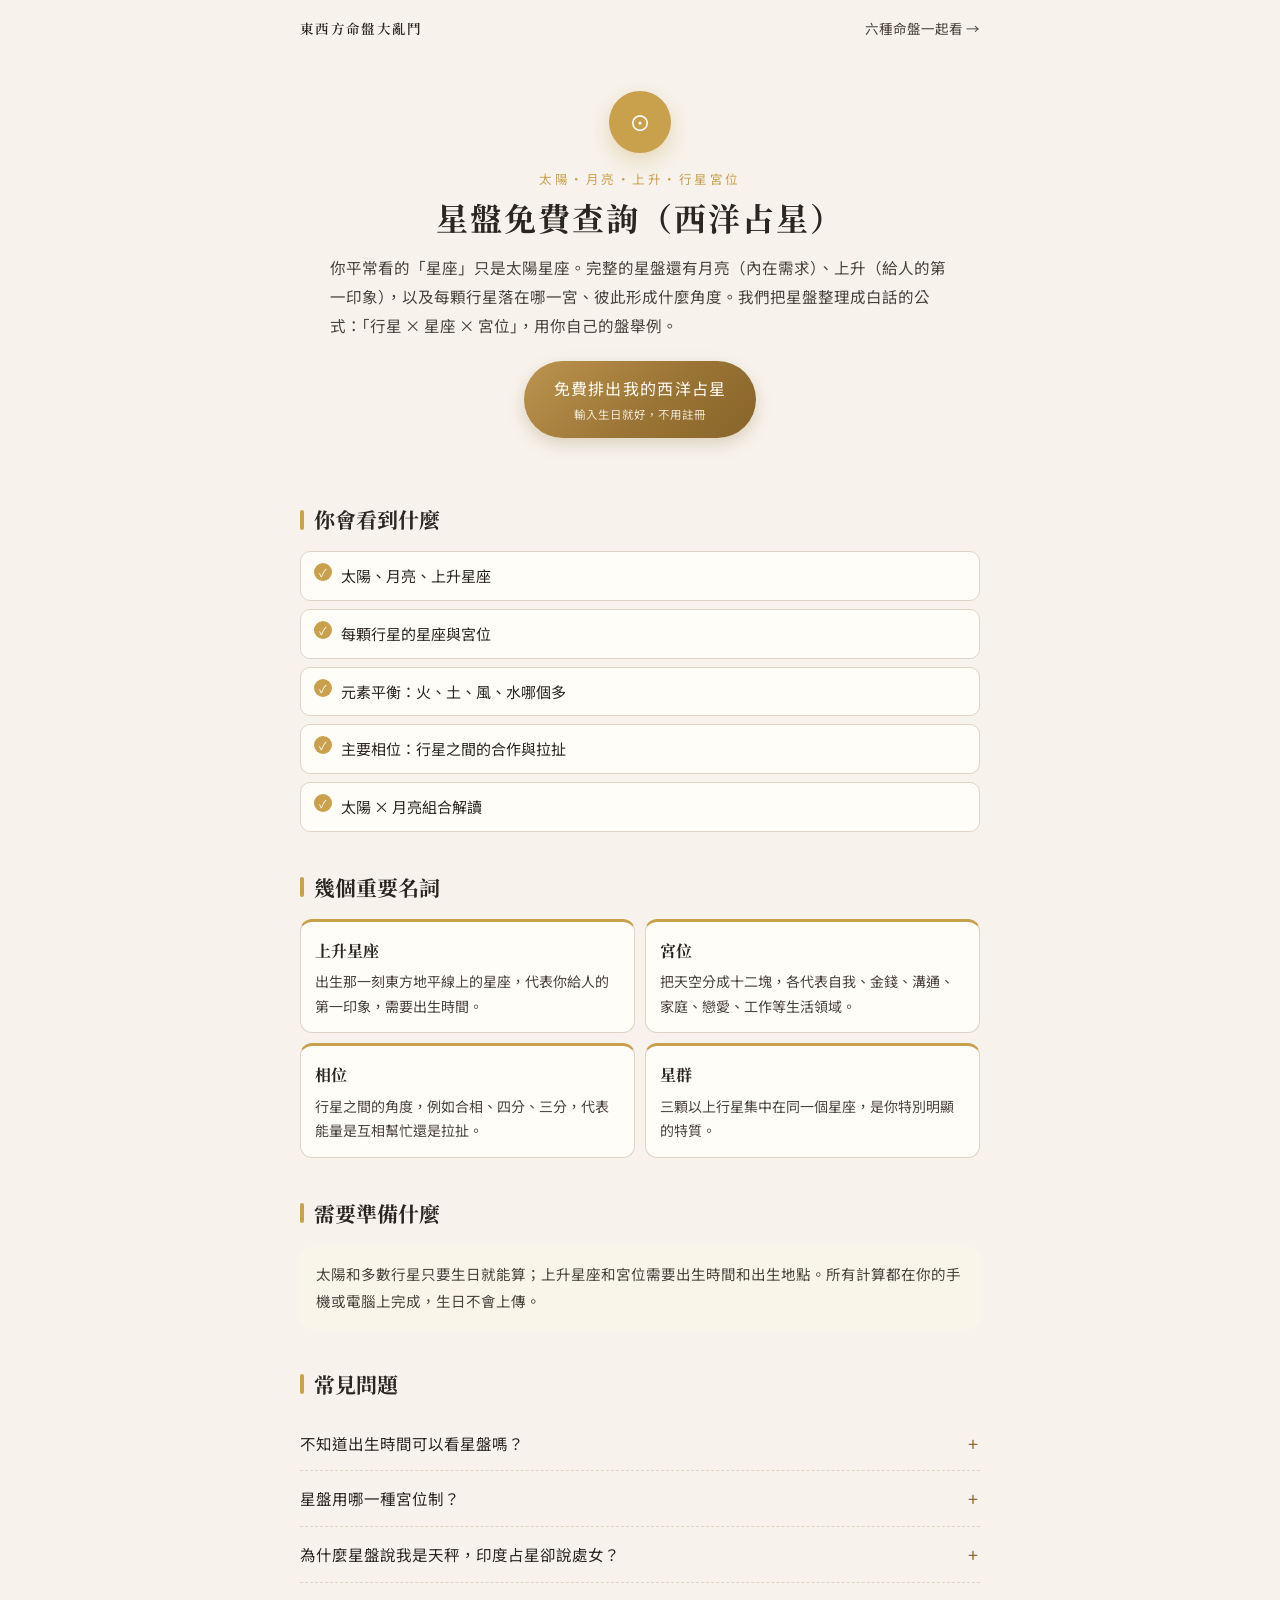
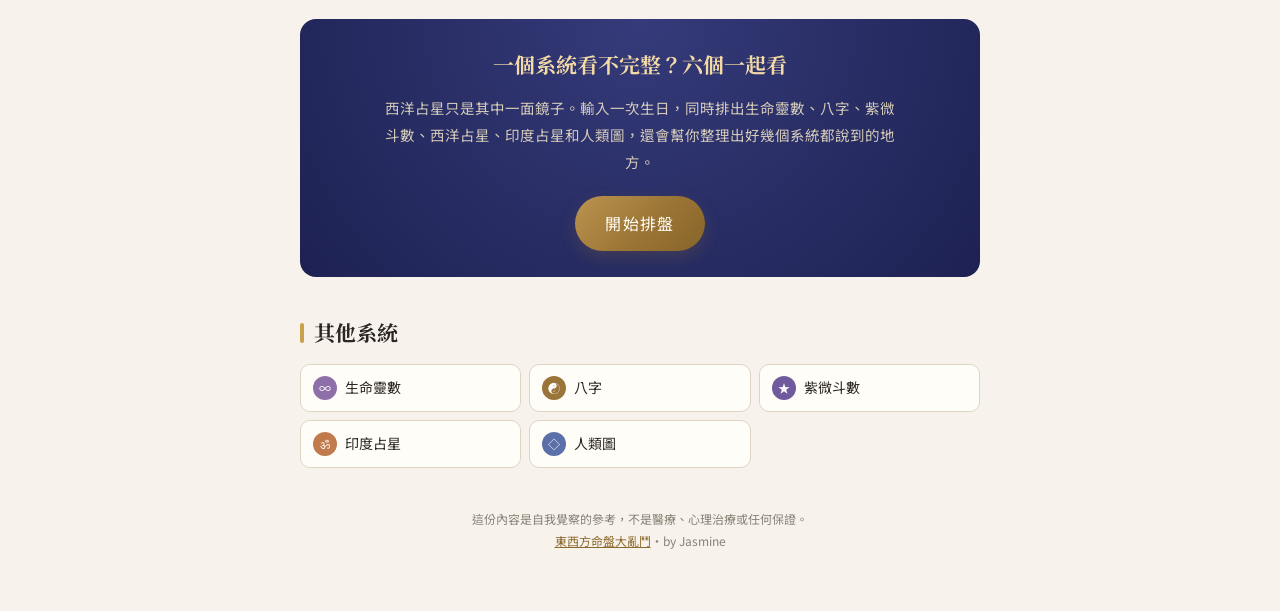
<file: astrology/index.html>
<!doctype html>
<html lang="zh-Hant">
<head>
<meta charset="utf-8">
<meta name="viewport" content="width=device-width, initial-scale=1">
<script async src="https://www.googletagmanager.com/gtag/js?id=G-SCYWD8TPLE"></script>
<script>window.dataLayer=window.dataLayer||[];function gtag(){dataLayer.push(arguments);}gtag('js',new Date());gtag('config','G-SCYWD8TPLE',{allow_google_signals:false,allow_ad_personalization_signals:false});</script>
<link rel="icon" type="image/svg+xml" href="data:image/svg+xml,%3Csvg%20xmlns%3D%22http%3A//www.w3.org/2000/svg%22%20viewBox%3D%220%200%2064%2064%22%3E%3Cdefs%3E%3CradialGradient%20id%3D%22b%22%20cx%3D%2250%25%22%20cy%3D%2240%25%22%20r%3D%2270%25%22%3E%3Cstop%20offset%3D%220%22%20stop-color%3D%22%233D4386%22/%3E%3Cstop%20offset%3D%221%22%20stop-color%3D%22%2314163A%22/%3E%3C/radialGradient%3E%3ClinearGradient%20id%3D%22g%22%20x1%3D%220%22%20y1%3D%220%22%20x2%3D%220%22%20y2%3D%221%22%3E%3Cstop%20offset%3D%220%22%20stop-color%3D%22%23FFF4DA%22/%3E%3Cstop%20offset%3D%221%22%20stop-color%3D%22%23D9AE66%22/%3E%3C/linearGradient%3E%3C/defs%3E%3Crect%20width%3D%2264%22%20height%3D%2264%22%20rx%3D%2214%22%20fill%3D%22url%28%23b%29%22/%3E%3Cpath%20d%3D%22M32%209%20C34%2024%2040%2030%2055%2032%20C40%2034%2034%2040%2032%2055%20C30%2040%2024%2034%209%2032%20C24%2030%2030%2024%2032%209%20Z%22%20fill%3D%22url%28%23g%29%22/%3E%3Ccircle%20cx%3D%2249%22%20cy%3D%2215%22%20r%3D%222%22%20fill%3D%22%23FFF4DA%22/%3E%3Ccircle%20cx%3D%2215%22%20cy%3D%2250%22%20r%3D%221.5%22%20fill%3D%22%23FFF4DA%22%20opacity%3D%22.8%22/%3E%3C/svg%3E">
<title>星盤免費查詢｜太陽、月亮、上升星座與行星宮位白話解析</title>
<meta name="description" content="免費星盤查詢：輸入生日、出生時間和地點，算出你的太陽、月亮、上升星座、各行星落宮與相位，用白話說明你的個性和人生重心。">
<link rel="canonical" href="https://chart.jas-soul.com/astrology/">
<meta property="og:type" content="article">
<meta property="og:url" content="https://chart.jas-soul.com/astrology/">
<meta property="og:title" content="星盤免費查詢｜太陽、月亮、上升星座與行星宮位白話解析">
<meta property="og:description" content="免費星盤查詢：輸入生日、出生時間和地點，算出你的太陽、月亮、上升星座、各行星落宮與相位，用白話說明你的個性和人生重心。">
<meta property="og:image" content="https://chart.jas-soul.com/og6.jpg">
<meta property="og:locale" content="zh_TW">
<meta name="twitter:card" content="summary_large_image">
<script type="application/ld+json">{"@context": "https://schema.org", "@type": "FAQPage", "mainEntity": [{"@type": "Question", "name": "不知道出生時間可以看星盤嗎？", "acceptedAnswer": {"@type": "Answer", "text": "可以看太陽和行星星座，但上升星座和宮位需要出生時間，月亮在換星座那天也可能不準。"}}, {"@type": "Question", "name": "星盤用哪一種宮位制？", "acceptedAnswer": {"@type": "Answer", "text": "網站使用整宮制，簡單穩定，適合入門閱讀。"}}, {"@type": "Question", "name": "為什麼星盤說我是天秤，印度占星卻說處女？", "acceptedAnswer": {"@type": "Answer", "text": "西洋占星用回歸黃道，印度占星用恆星黃道，兩者大約差 24 度，所以星座常常差一個，兩邊可以互相對照。"}}]}</script>
<script type="application/ld+json">{"@context": "https://schema.org", "@type": "BreadcrumbList", "itemListElement": [{"@type": "ListItem", "position": 1, "name": "東西方命盤大亂鬥", "item": "https://chart.jas-soul.com/"}, {"@type": "ListItem", "position": 2, "name": "星盤免費查詢（西洋占星）", "item": "https://chart.jas-soul.com/astrology/"}]}</script>
<link rel="preconnect" href="https://fonts.googleapis.com">
<link rel="preconnect" href="https://fonts.gstatic.com" crossorigin>
<link href="https://fonts.googleapis.com/css2?family=Noto+Sans+TC:wght@400;500&family=Noto+Serif+TC:wght@500;600&display=swap" rel="stylesheet">
<link rel="stylesheet" href="../lp.css">
</head>
<body style="--pc:#C9A04C">
<div class="wrap">
  <nav class="top"><a class="brand" href="../">東西方命盤大亂鬥</a><a href="../">六種命盤一起看 →</a></nav>
  <header class="hero">
    <span class="ic">☉&#xFE0E;</span>
    <p class="kicker">太陽・月亮・上升・行星宮位</p>
    <h1>星盤免費查詢（西洋占星）</h1>
    <p class="lead">你平常看的「星座」只是太陽星座。完整的星盤還有月亮（內在需求）、上升（給人的第一印象），以及每顆行星落在哪一宮、彼此形成什麼角度。我們把星盤整理成白話的公式：「行星 × 星座 × 宮位」，用你自己的盤舉例。</p>
    <a class="cta" href="../?sys=western&utm_source=lp_astrology&utm_medium=internal#start">免費排出我的西洋占星<small>輸入生日就好，不用註冊</small></a>
  </header>
  <section><h2>你會看到什麼</h2><ul class="see"><li>太陽、月亮、上升星座</li><li>每顆行星的星座與宮位</li><li>元素平衡：火、土、風、水哪個多</li><li>主要相位：行星之間的合作與拉扯</li><li>太陽 × 月亮組合解讀</li></ul></section>
  <section><h2>幾個重要名詞</h2><div class="terms"><div class="term"><b>上升星座</b><p>出生那一刻東方地平線上的星座，代表你給人的第一印象，需要出生時間。</p></div><div class="term"><b>宮位</b><p>把天空分成十二塊，各代表自我、金錢、溝通、家庭、戀愛、工作等生活領域。</p></div><div class="term"><b>相位</b><p>行星之間的角度，例如合相、四分、三分，代表能量是互相幫忙還是拉扯。</p></div><div class="term"><b>星群</b><p>三顆以上行星集中在同一個星座，是你特別明顯的特質。</p></div></div></section>
  <section><h2>需要準備什麼</h2><p class="note">太陽和多數行星只要生日就能算；上升星座和宮位需要出生時間和出生地點。所有計算都在你的手機或電腦上完成，生日不會上傳。</p></section>
  <section class="faq"><h2>常見問題</h2><details><summary>不知道出生時間可以看星盤嗎？</summary><p>可以看太陽和行星星座，但上升星座和宮位需要出生時間，月亮在換星座那天也可能不準。</p></details><details><summary>星盤用哪一種宮位制？</summary><p>網站使用整宮制，簡單穩定，適合入門閱讀。</p></details><details><summary>為什麼星盤說我是天秤，印度占星卻說處女？</summary><p>西洋占星用回歸黃道，印度占星用恆星黃道，兩者大約差 24 度，所以星座常常差一個，兩邊可以互相對照。</p></details></section>
  <section class="why"><h2>一個系統看不完整？六個一起看</h2>
    <p>西洋占星只是其中一面鏡子。輸入一次生日，同時排出生命靈數、八字、紫微斗數、西洋占星、印度占星和人類圖，還會幫你整理出好幾個系統都說到的地方。</p>
    <a class="cta" href="../?sys=western&utm_source=lp_astrology&utm_medium=internal#start">開始排盤</a></section>
  <section><h2>其他系統</h2><div class="others"><a href="../numerology/" style="--oc:#8E6FA8"><i>∞︎</i>生命靈數</a><a href="../bazi/" style="--oc:#9A7438"><i>☯︎</i>八字</a><a href="../ziwei/" style="--oc:#6E5A9C"><i>★︎</i>紫微斗數</a><a href="../vedic/" style="--oc:#C07A4C"><i>ॐ︎</i>印度占星</a><a href="../human-design/" style="--oc:#5B6FA8"><i>◇︎</i>人類圖</a></div></section>
  <footer>這份內容是自我覺察的參考，不是醫療、心理治療或任何保證。<br><a href="../">東西方命盤大亂鬥</a>・by Jasmine</footer>
</div>
</body>
</html>
</file>
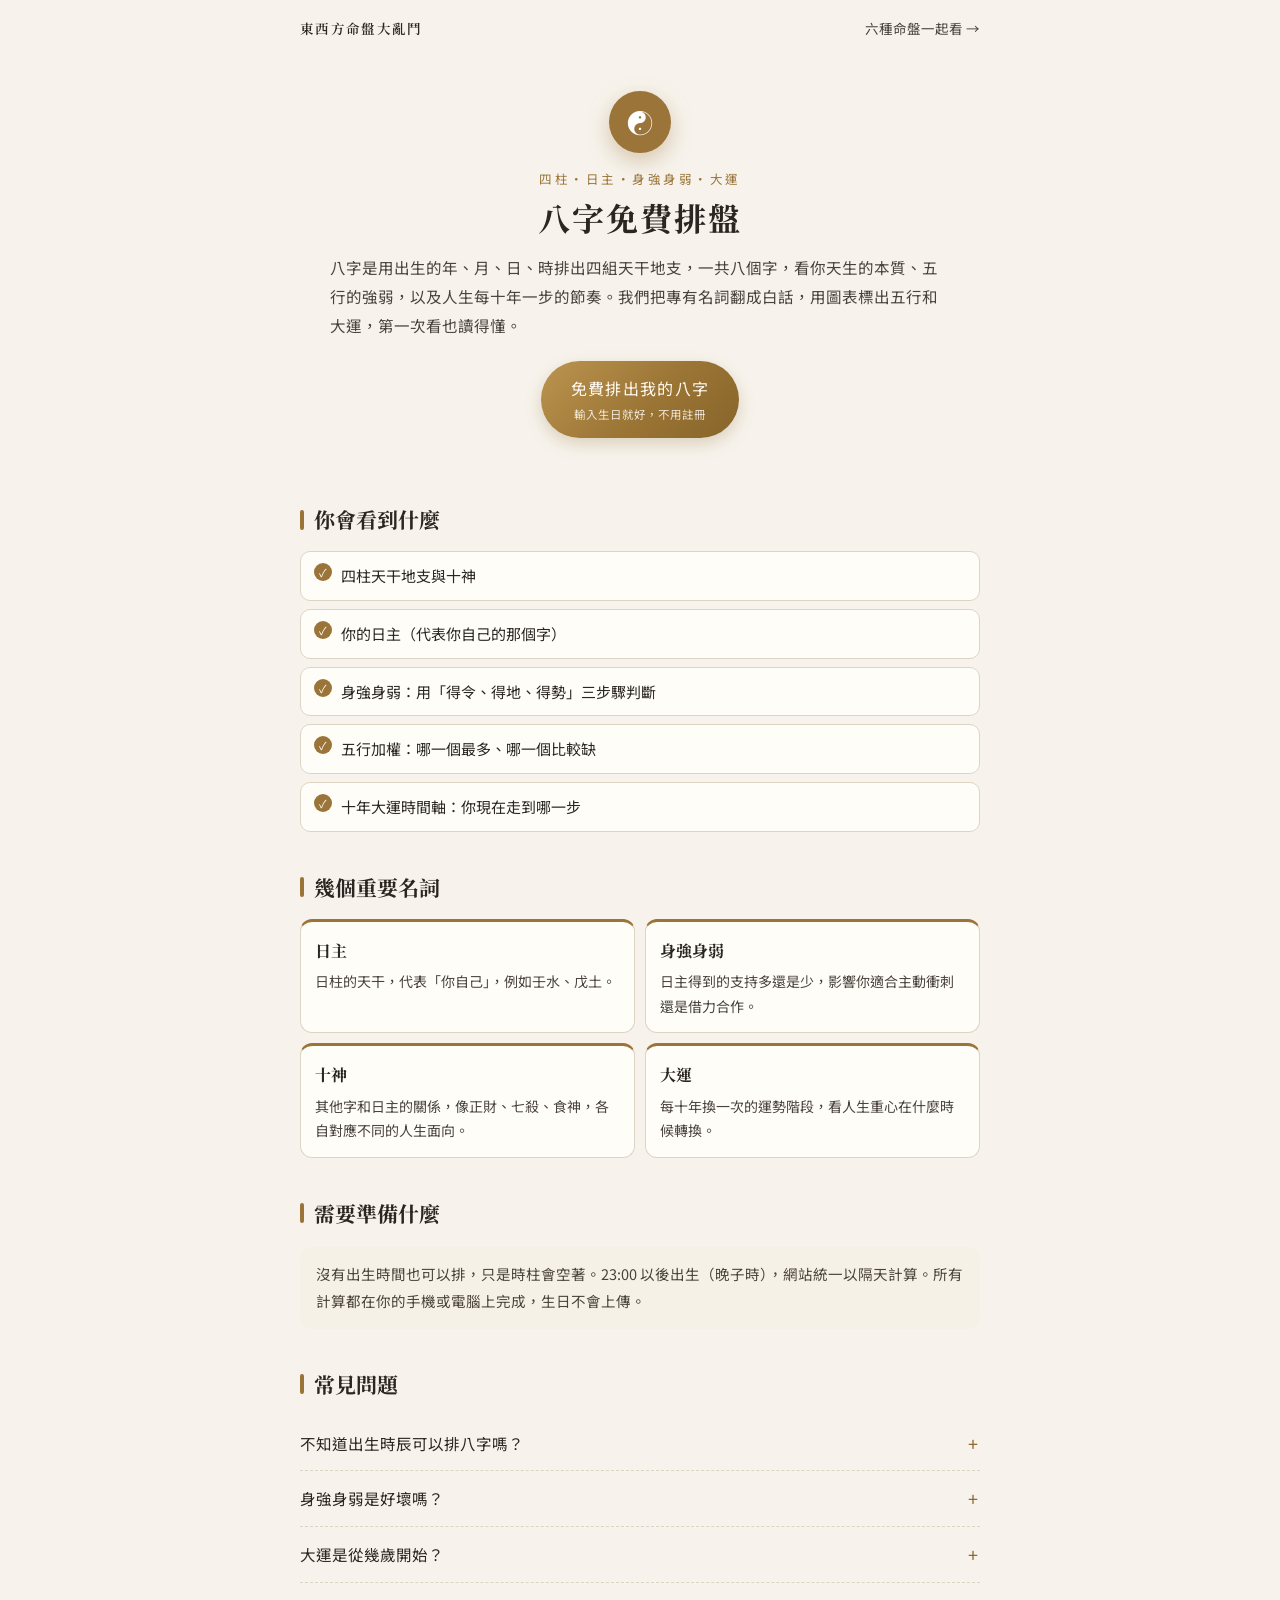
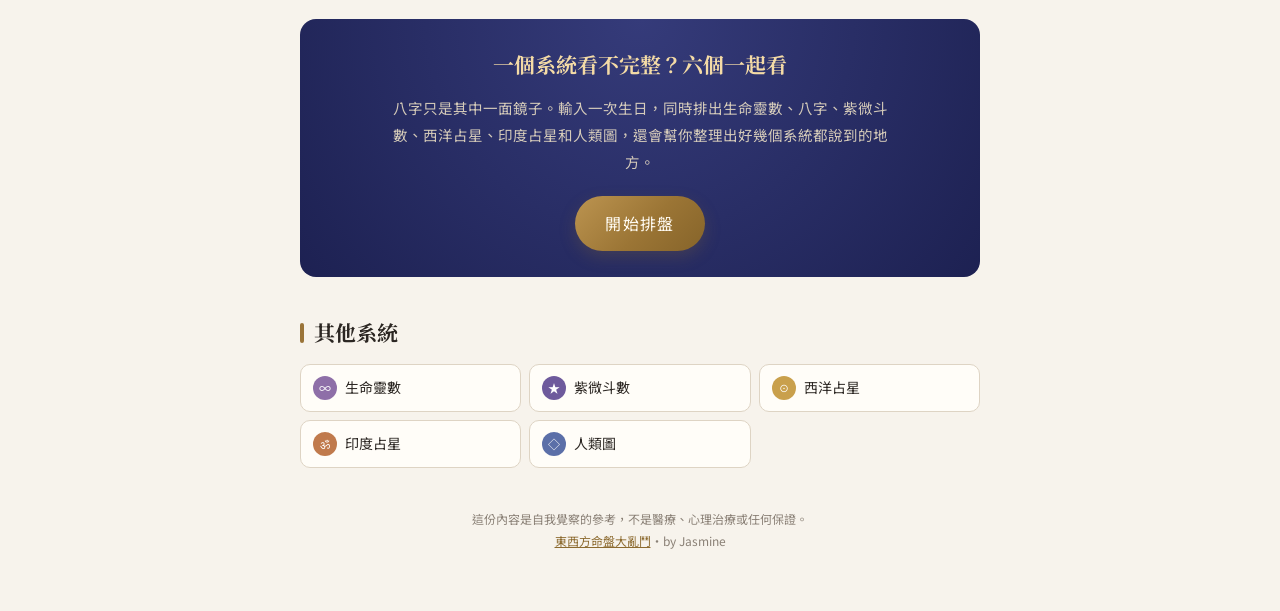
<file: bazi/index.html>
<!doctype html>
<html lang="zh-Hant">
<head>
<meta charset="utf-8">
<meta name="viewport" content="width=device-width, initial-scale=1">
<script async src="https://www.googletagmanager.com/gtag/js?id=G-SCYWD8TPLE"></script>
<script>window.dataLayer=window.dataLayer||[];function gtag(){dataLayer.push(arguments);}gtag('js',new Date());gtag('config','G-SCYWD8TPLE',{allow_google_signals:false,allow_ad_personalization_signals:false});</script>
<link rel="icon" type="image/svg+xml" href="data:image/svg+xml,%3Csvg%20xmlns%3D%22http%3A//www.w3.org/2000/svg%22%20viewBox%3D%220%200%2064%2064%22%3E%3Cdefs%3E%3CradialGradient%20id%3D%22b%22%20cx%3D%2250%25%22%20cy%3D%2240%25%22%20r%3D%2270%25%22%3E%3Cstop%20offset%3D%220%22%20stop-color%3D%22%233D4386%22/%3E%3Cstop%20offset%3D%221%22%20stop-color%3D%22%2314163A%22/%3E%3C/radialGradient%3E%3ClinearGradient%20id%3D%22g%22%20x1%3D%220%22%20y1%3D%220%22%20x2%3D%220%22%20y2%3D%221%22%3E%3Cstop%20offset%3D%220%22%20stop-color%3D%22%23FFF4DA%22/%3E%3Cstop%20offset%3D%221%22%20stop-color%3D%22%23D9AE66%22/%3E%3C/linearGradient%3E%3C/defs%3E%3Crect%20width%3D%2264%22%20height%3D%2264%22%20rx%3D%2214%22%20fill%3D%22url%28%23b%29%22/%3E%3Cpath%20d%3D%22M32%209%20C34%2024%2040%2030%2055%2032%20C40%2034%2034%2040%2032%2055%20C30%2040%2024%2034%209%2032%20C24%2030%2030%2024%2032%209%20Z%22%20fill%3D%22url%28%23g%29%22/%3E%3Ccircle%20cx%3D%2249%22%20cy%3D%2215%22%20r%3D%222%22%20fill%3D%22%23FFF4DA%22/%3E%3Ccircle%20cx%3D%2215%22%20cy%3D%2250%22%20r%3D%221.5%22%20fill%3D%22%23FFF4DA%22%20opacity%3D%22.8%22/%3E%3C/svg%3E">
<title>八字免費排盤｜日主、身強身弱、五行喜忌與大運一次看懂</title>
<meta name="description" content="八字免費線上排盤：輸入生日和出生時間，排出四柱天干地支、日主、身強身弱、十神、五行與每十年的大運，白話說明，還能和紫微、星盤一起對照。">
<link rel="canonical" href="https://chart.jas-soul.com/bazi/">
<meta property="og:type" content="article">
<meta property="og:url" content="https://chart.jas-soul.com/bazi/">
<meta property="og:title" content="八字免費排盤｜日主、身強身弱、五行喜忌與大運一次看懂">
<meta property="og:description" content="八字免費線上排盤：輸入生日和出生時間，排出四柱天干地支、日主、身強身弱、十神、五行與每十年的大運，白話說明，還能和紫微、星盤一起對照。">
<meta property="og:image" content="https://chart.jas-soul.com/og6.jpg">
<meta property="og:locale" content="zh_TW">
<meta name="twitter:card" content="summary_large_image">
<script type="application/ld+json">{"@context": "https://schema.org", "@type": "FAQPage", "mainEntity": [{"@type": "Question", "name": "不知道出生時辰可以排八字嗎？", "acceptedAnswer": {"@type": "Answer", "text": "可以，年、月、日三柱都排得出來，只有時柱和部分細節會少一點。"}}, {"@type": "Question", "name": "身強身弱是好壞嗎？", "acceptedAnswer": {"@type": "Answer", "text": "不是好壞，而是「適合怎麼使用自己的力氣」。身強的人適合主動扛事，身弱的人適合借力、合作。"}}, {"@type": "Question", "name": "大運是從幾歲開始？", "acceptedAnswer": {"@type": "Answer", "text": "每個人起運的年紀不同，網站會依你的生日和性別算出起運時間，並畫成時間軸。"}}]}</script>
<script type="application/ld+json">{"@context": "https://schema.org", "@type": "BreadcrumbList", "itemListElement": [{"@type": "ListItem", "position": 1, "name": "東西方命盤大亂鬥", "item": "https://chart.jas-soul.com/"}, {"@type": "ListItem", "position": 2, "name": "八字免費排盤", "item": "https://chart.jas-soul.com/bazi/"}]}</script>
<link rel="preconnect" href="https://fonts.googleapis.com">
<link rel="preconnect" href="https://fonts.gstatic.com" crossorigin>
<link href="https://fonts.googleapis.com/css2?family=Noto+Sans+TC:wght@400;500&family=Noto+Serif+TC:wght@500;600&display=swap" rel="stylesheet">
<link rel="stylesheet" href="../lp.css">
</head>
<body style="--pc:#9A7438">
<div class="wrap">
  <nav class="top"><a class="brand" href="../">東西方命盤大亂鬥</a><a href="../">六種命盤一起看 →</a></nav>
  <header class="hero">
    <span class="ic">☯&#xFE0E;</span>
    <p class="kicker">四柱・日主・身強身弱・大運</p>
    <h1>八字免費排盤</h1>
    <p class="lead">八字是用出生的年、月、日、時排出四組天干地支，一共八個字，看你天生的本質、五行的強弱，以及人生每十年一步的節奏。我們把專有名詞翻成白話，用圖表標出五行和大運，第一次看也讀得懂。</p>
    <a class="cta" href="../?sys=bazi&utm_source=lp_bazi&utm_medium=internal#start">免費排出我的八字<small>輸入生日就好，不用註冊</small></a>
  </header>
  <section><h2>你會看到什麼</h2><ul class="see"><li>四柱天干地支與十神</li><li>你的日主（代表你自己的那個字）</li><li>身強身弱：用「得令、得地、得勢」三步驟判斷</li><li>五行加權：哪一個最多、哪一個比較缺</li><li>十年大運時間軸：你現在走到哪一步</li></ul></section>
  <section><h2>幾個重要名詞</h2><div class="terms"><div class="term"><b>日主</b><p>日柱的天干，代表「你自己」，例如壬水、戊土。</p></div><div class="term"><b>身強身弱</b><p>日主得到的支持多還是少，影響你適合主動衝刺還是借力合作。</p></div><div class="term"><b>十神</b><p>其他字和日主的關係，像正財、七殺、食神，各自對應不同的人生面向。</p></div><div class="term"><b>大運</b><p>每十年換一次的運勢階段，看人生重心在什麼時候轉換。</p></div></div></section>
  <section><h2>需要準備什麼</h2><p class="note">沒有出生時間也可以排，只是時柱會空著。23:00 以後出生（晚子時），網站統一以隔天計算。所有計算都在你的手機或電腦上完成，生日不會上傳。</p></section>
  <section class="faq"><h2>常見問題</h2><details><summary>不知道出生時辰可以排八字嗎？</summary><p>可以，年、月、日三柱都排得出來，只有時柱和部分細節會少一點。</p></details><details><summary>身強身弱是好壞嗎？</summary><p>不是好壞，而是「適合怎麼使用自己的力氣」。身強的人適合主動扛事，身弱的人適合借力、合作。</p></details><details><summary>大運是從幾歲開始？</summary><p>每個人起運的年紀不同，網站會依你的生日和性別算出起運時間，並畫成時間軸。</p></details></section>
  <section class="why"><h2>一個系統看不完整？六個一起看</h2>
    <p>八字只是其中一面鏡子。輸入一次生日，同時排出生命靈數、八字、紫微斗數、西洋占星、印度占星和人類圖，還會幫你整理出好幾個系統都說到的地方。</p>
    <a class="cta" href="../?sys=bazi&utm_source=lp_bazi&utm_medium=internal#start">開始排盤</a></section>
  <section><h2>其他系統</h2><div class="others"><a href="../numerology/" style="--oc:#8E6FA8"><i>∞︎</i>生命靈數</a><a href="../ziwei/" style="--oc:#6E5A9C"><i>★︎</i>紫微斗數</a><a href="../astrology/" style="--oc:#C9A04C"><i>☉︎</i>西洋占星</a><a href="../vedic/" style="--oc:#C07A4C"><i>ॐ︎</i>印度占星</a><a href="../human-design/" style="--oc:#5B6FA8"><i>◇︎</i>人類圖</a></div></section>
  <footer>這份內容是自我覺察的參考，不是醫療、心理治療或任何保證。<br><a href="../">東西方命盤大亂鬥</a>・by Jasmine</footer>
</div>
</body>
</html>
</file>
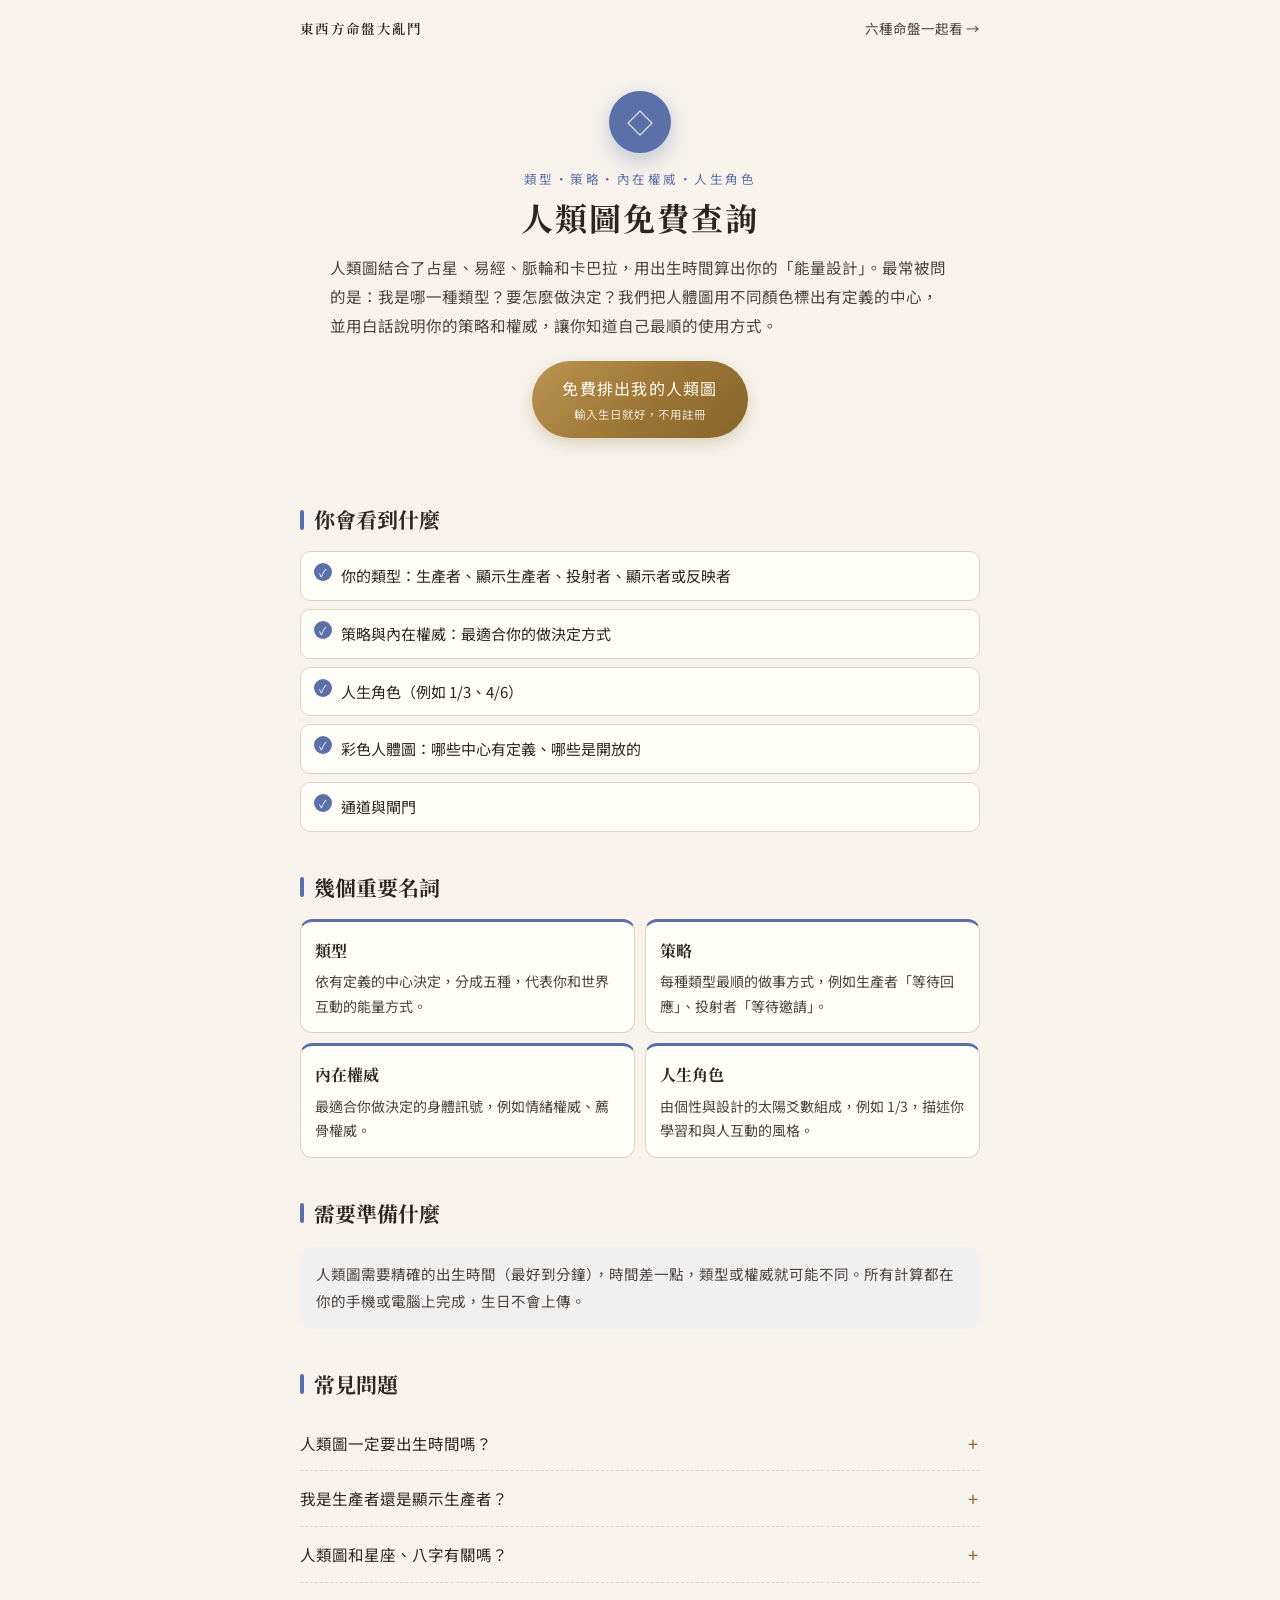
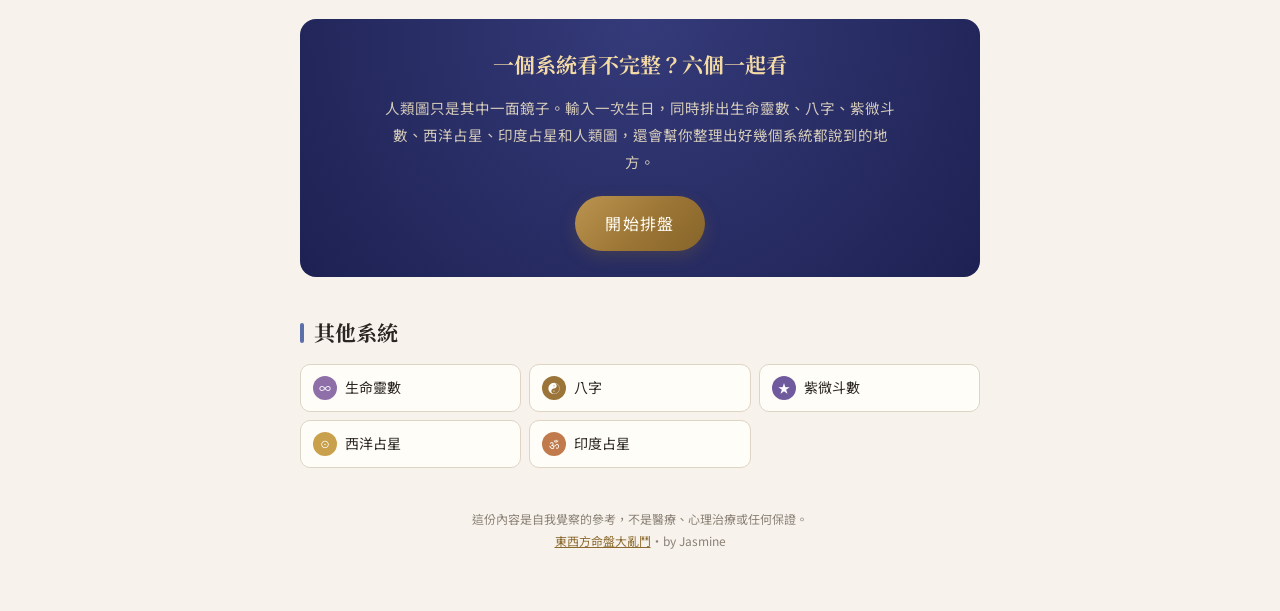
<file: human-design/index.html>
<!doctype html>
<html lang="zh-Hant">
<head>
<meta charset="utf-8">
<meta name="viewport" content="width=device-width, initial-scale=1">
<script async src="https://www.googletagmanager.com/gtag/js?id=G-SCYWD8TPLE"></script>
<script>window.dataLayer=window.dataLayer||[];function gtag(){dataLayer.push(arguments);}gtag('js',new Date());gtag('config','G-SCYWD8TPLE',{allow_google_signals:false,allow_ad_personalization_signals:false});</script>
<link rel="icon" type="image/svg+xml" href="data:image/svg+xml,%3Csvg%20xmlns%3D%22http%3A//www.w3.org/2000/svg%22%20viewBox%3D%220%200%2064%2064%22%3E%3Cdefs%3E%3CradialGradient%20id%3D%22b%22%20cx%3D%2250%25%22%20cy%3D%2240%25%22%20r%3D%2270%25%22%3E%3Cstop%20offset%3D%220%22%20stop-color%3D%22%233D4386%22/%3E%3Cstop%20offset%3D%221%22%20stop-color%3D%22%2314163A%22/%3E%3C/radialGradient%3E%3ClinearGradient%20id%3D%22g%22%20x1%3D%220%22%20y1%3D%220%22%20x2%3D%220%22%20y2%3D%221%22%3E%3Cstop%20offset%3D%220%22%20stop-color%3D%22%23FFF4DA%22/%3E%3Cstop%20offset%3D%221%22%20stop-color%3D%22%23D9AE66%22/%3E%3C/linearGradient%3E%3C/defs%3E%3Crect%20width%3D%2264%22%20height%3D%2264%22%20rx%3D%2214%22%20fill%3D%22url%28%23b%29%22/%3E%3Cpath%20d%3D%22M32%209%20C34%2024%2040%2030%2055%2032%20C40%2034%2034%2040%2032%2055%20C30%2040%2024%2034%209%2032%20C24%2030%2030%2024%2032%209%20Z%22%20fill%3D%22url%28%23g%29%22/%3E%3Ccircle%20cx%3D%2249%22%20cy%3D%2215%22%20r%3D%222%22%20fill%3D%22%23FFF4DA%22/%3E%3Ccircle%20cx%3D%2215%22%20cy%3D%2250%22%20r%3D%221.5%22%20fill%3D%22%23FFF4DA%22%20opacity%3D%22.8%22/%3E%3C/svg%3E">
<title>人類圖免費查詢｜輸入生日看你的類型、策略、權威與人生角色</title>
<meta name="description" content="人類圖免費查詢：輸入生日、出生時間和地點，看你的類型（生產者、顯示生產者、投射者、顯示者、反映者）、策略、內在權威、人生角色、定義中心與通道，白話說明。">
<link rel="canonical" href="https://chart.jas-soul.com/human-design/">
<meta property="og:type" content="article">
<meta property="og:url" content="https://chart.jas-soul.com/human-design/">
<meta property="og:title" content="人類圖免費查詢｜輸入生日看你的類型、策略、權威與人生角色">
<meta property="og:description" content="人類圖免費查詢：輸入生日、出生時間和地點，看你的類型（生產者、顯示生產者、投射者、顯示者、反映者）、策略、內在權威、人生角色、定義中心與通道，白話說明。">
<meta property="og:image" content="https://chart.jas-soul.com/og6.jpg">
<meta property="og:locale" content="zh_TW">
<meta name="twitter:card" content="summary_large_image">
<script type="application/ld+json">{"@context": "https://schema.org", "@type": "FAQPage", "mainEntity": [{"@type": "Question", "name": "人類圖一定要出生時間嗎？", "acceptedAnswer": {"@type": "Answer", "text": "是的，而且越精確越好。建議查出生證明，不要只用時辰。"}}, {"@type": "Question", "name": "我是生產者還是顯示生產者？", "acceptedAnswer": {"@type": "Answer", "text": "看薦骨是否有定義，以及是否有動力中心接到喉嚨。網站會直接幫你算出來。"}}, {"@type": "Question", "name": "人類圖和星座、八字有關嗎？", "acceptedAnswer": {"@type": "Answer", "text": "人類圖本身就用到行星位置，網站也會整理它和八字、星盤、生命靈數提到的共同點。"}}]}</script>
<script type="application/ld+json">{"@context": "https://schema.org", "@type": "BreadcrumbList", "itemListElement": [{"@type": "ListItem", "position": 1, "name": "東西方命盤大亂鬥", "item": "https://chart.jas-soul.com/"}, {"@type": "ListItem", "position": 2, "name": "人類圖免費查詢", "item": "https://chart.jas-soul.com/human-design/"}]}</script>
<link rel="preconnect" href="https://fonts.googleapis.com">
<link rel="preconnect" href="https://fonts.gstatic.com" crossorigin>
<link href="https://fonts.googleapis.com/css2?family=Noto+Sans+TC:wght@400;500&family=Noto+Serif+TC:wght@500;600&display=swap" rel="stylesheet">
<link rel="stylesheet" href="../lp.css">
</head>
<body style="--pc:#5B6FA8">
<div class="wrap">
  <nav class="top"><a class="brand" href="../">東西方命盤大亂鬥</a><a href="../">六種命盤一起看 →</a></nav>
  <header class="hero">
    <span class="ic">◇&#xFE0E;</span>
    <p class="kicker">類型・策略・內在權威・人生角色</p>
    <h1>人類圖免費查詢</h1>
    <p class="lead">人類圖結合了占星、易經、脈輪和卡巴拉，用出生時間算出你的「能量設計」。最常被問的是：我是哪一種類型？要怎麼做決定？我們把人體圖用不同顏色標出有定義的中心，並用白話說明你的策略和權威，讓你知道自己最順的使用方式。</p>
    <a class="cta" href="../?sys=hd&utm_source=lp_human-design&utm_medium=internal#start">免費排出我的人類圖<small>輸入生日就好，不用註冊</small></a>
  </header>
  <section><h2>你會看到什麼</h2><ul class="see"><li>你的類型：生產者、顯示生產者、投射者、顯示者或反映者</li><li>策略與內在權威：最適合你的做決定方式</li><li>人生角色（例如 1/3、4/6）</li><li>彩色人體圖：哪些中心有定義、哪些是開放的</li><li>通道與閘門</li></ul></section>
  <section><h2>幾個重要名詞</h2><div class="terms"><div class="term"><b>類型</b><p>依有定義的中心決定，分成五種，代表你和世界互動的能量方式。</p></div><div class="term"><b>策略</b><p>每種類型最順的做事方式，例如生產者「等待回應」、投射者「等待邀請」。</p></div><div class="term"><b>內在權威</b><p>最適合你做決定的身體訊號，例如情緒權威、薦骨權威。</p></div><div class="term"><b>人生角色</b><p>由個性與設計的太陽爻數組成，例如 1/3，描述你學習和與人互動的風格。</p></div></div></section>
  <section><h2>需要準備什麼</h2><p class="note">人類圖需要精確的出生時間（最好到分鐘），時間差一點，類型或權威就可能不同。所有計算都在你的手機或電腦上完成，生日不會上傳。</p></section>
  <section class="faq"><h2>常見問題</h2><details><summary>人類圖一定要出生時間嗎？</summary><p>是的，而且越精確越好。建議查出生證明，不要只用時辰。</p></details><details><summary>我是生產者還是顯示生產者？</summary><p>看薦骨是否有定義，以及是否有動力中心接到喉嚨。網站會直接幫你算出來。</p></details><details><summary>人類圖和星座、八字有關嗎？</summary><p>人類圖本身就用到行星位置，網站也會整理它和八字、星盤、生命靈數提到的共同點。</p></details></section>
  <section class="why"><h2>一個系統看不完整？六個一起看</h2>
    <p>人類圖只是其中一面鏡子。輸入一次生日，同時排出生命靈數、八字、紫微斗數、西洋占星、印度占星和人類圖，還會幫你整理出好幾個系統都說到的地方。</p>
    <a class="cta" href="../?sys=hd&utm_source=lp_human-design&utm_medium=internal#start">開始排盤</a></section>
  <section><h2>其他系統</h2><div class="others"><a href="../numerology/" style="--oc:#8E6FA8"><i>∞︎</i>生命靈數</a><a href="../bazi/" style="--oc:#9A7438"><i>☯︎</i>八字</a><a href="../ziwei/" style="--oc:#6E5A9C"><i>★︎</i>紫微斗數</a><a href="../astrology/" style="--oc:#C9A04C"><i>☉︎</i>西洋占星</a><a href="../vedic/" style="--oc:#C07A4C"><i>ॐ︎</i>印度占星</a></div></section>
  <footer>這份內容是自我覺察的參考，不是醫療、心理治療或任何保證。<br><a href="../">東西方命盤大亂鬥</a>・by Jasmine</footer>
</div>
</body>
</html>
</file>
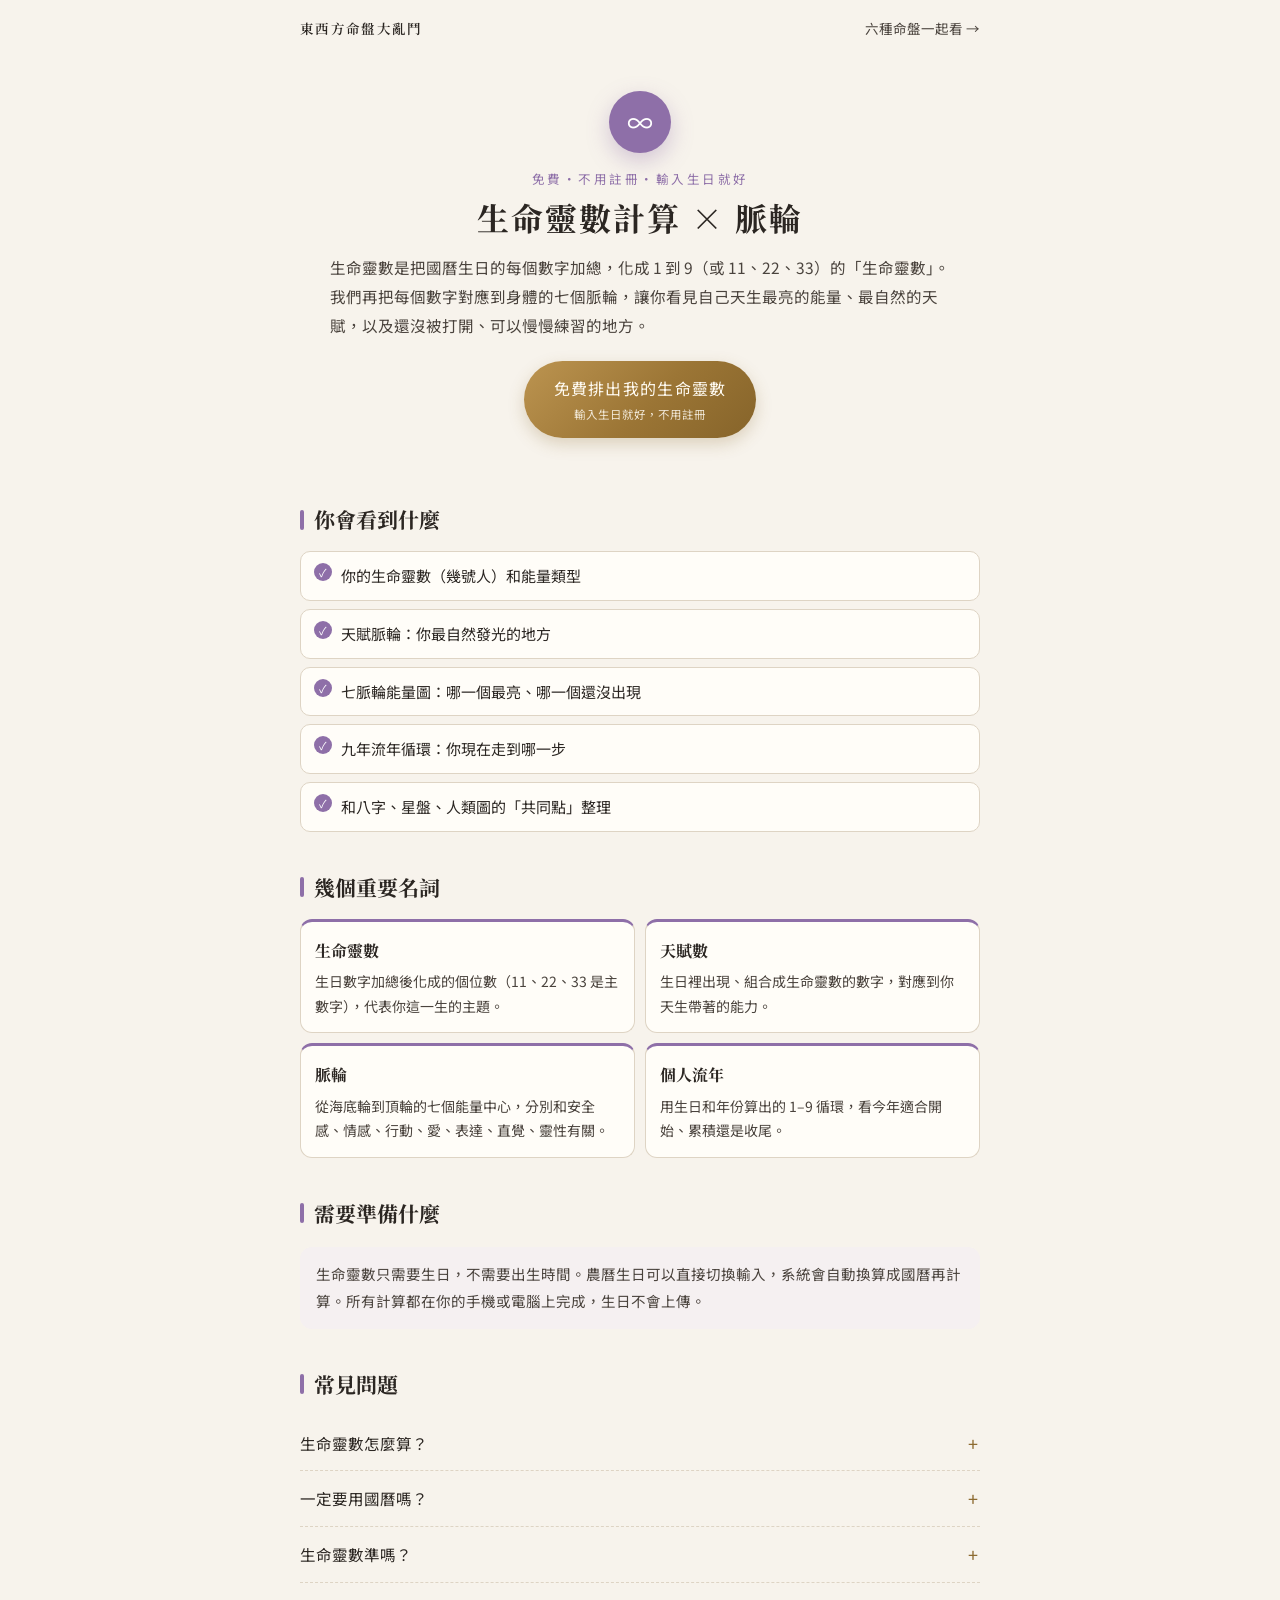
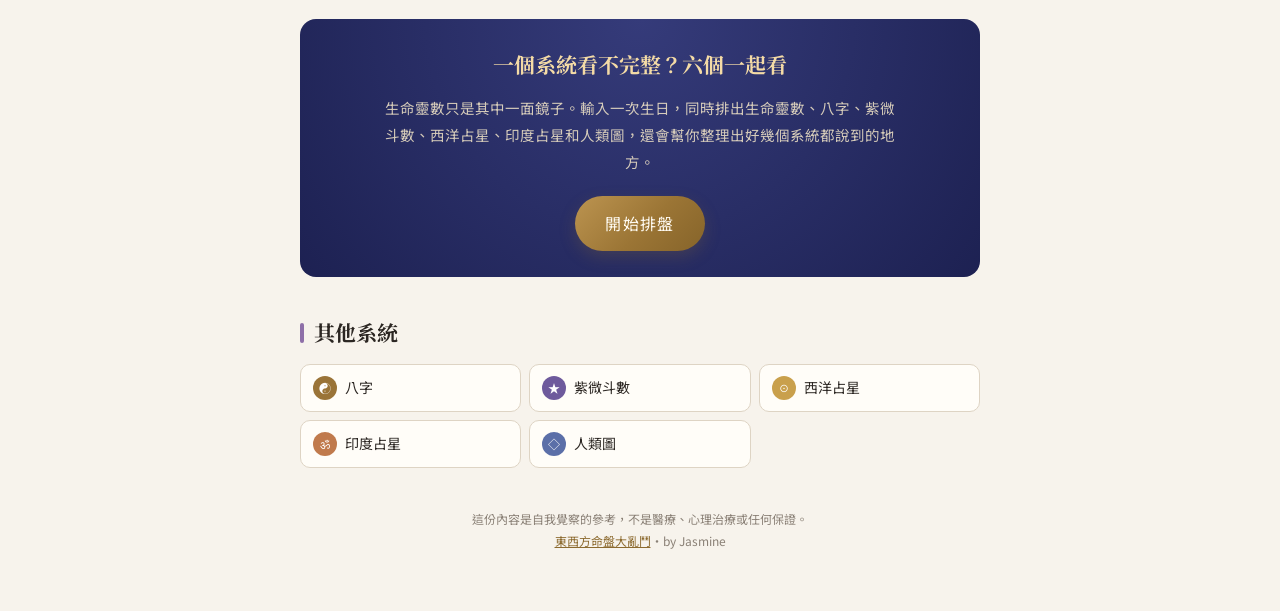
<file: numerology/index.html>
<!doctype html>
<html lang="zh-Hant">
<head>
<meta charset="utf-8">
<meta name="viewport" content="width=device-width, initial-scale=1">
<script async src="https://www.googletagmanager.com/gtag/js?id=G-SCYWD8TPLE"></script>
<script>window.dataLayer=window.dataLayer||[];function gtag(){dataLayer.push(arguments);}gtag('js',new Date());gtag('config','G-SCYWD8TPLE',{allow_google_signals:false,allow_ad_personalization_signals:false});</script>
<link rel="icon" type="image/svg+xml" href="data:image/svg+xml,%3Csvg%20xmlns%3D%22http%3A//www.w3.org/2000/svg%22%20viewBox%3D%220%200%2064%2064%22%3E%3Cdefs%3E%3CradialGradient%20id%3D%22b%22%20cx%3D%2250%25%22%20cy%3D%2240%25%22%20r%3D%2270%25%22%3E%3Cstop%20offset%3D%220%22%20stop-color%3D%22%233D4386%22/%3E%3Cstop%20offset%3D%221%22%20stop-color%3D%22%2314163A%22/%3E%3C/radialGradient%3E%3ClinearGradient%20id%3D%22g%22%20x1%3D%220%22%20y1%3D%220%22%20x2%3D%220%22%20y2%3D%221%22%3E%3Cstop%20offset%3D%220%22%20stop-color%3D%22%23FFF4DA%22/%3E%3Cstop%20offset%3D%221%22%20stop-color%3D%22%23D9AE66%22/%3E%3C/linearGradient%3E%3C/defs%3E%3Crect%20width%3D%2264%22%20height%3D%2264%22%20rx%3D%2214%22%20fill%3D%22url%28%23b%29%22/%3E%3Cpath%20d%3D%22M32%209%20C34%2024%2040%2030%2055%2032%20C40%2034%2034%2040%2032%2055%20C30%2040%2024%2034%209%2032%20C24%2030%2030%2024%2032%209%20Z%22%20fill%3D%22url%28%23g%29%22/%3E%3Ccircle%20cx%3D%2249%22%20cy%3D%2215%22%20r%3D%222%22%20fill%3D%22%23FFF4DA%22/%3E%3Ccircle%20cx%3D%2215%22%20cy%3D%2250%22%20r%3D%221.5%22%20fill%3D%22%23FFF4DA%22%20opacity%3D%22.8%22/%3E%3C/svg%3E">
<title>生命靈數計算（免費）× 脈輪｜輸入生日看你是幾號人、天賦與能量類型</title>
<meta name="description" content="免費生命靈數計算：輸入國曆或農曆生日，算出你的生命靈數、天賦數、最亮和還沒打開的脈輪，還能和八字、星盤、人類圖一起對照。">
<link rel="canonical" href="https://chart.jas-soul.com/numerology/">
<meta property="og:type" content="article">
<meta property="og:url" content="https://chart.jas-soul.com/numerology/">
<meta property="og:title" content="生命靈數計算（免費）× 脈輪｜輸入生日看你是幾號人、天賦與能量類型">
<meta property="og:description" content="免費生命靈數計算：輸入國曆或農曆生日，算出你的生命靈數、天賦數、最亮和還沒打開的脈輪，還能和八字、星盤、人類圖一起對照。">
<meta property="og:image" content="https://chart.jas-soul.com/og6.jpg">
<meta property="og:locale" content="zh_TW">
<meta name="twitter:card" content="summary_large_image">
<script type="application/ld+json">{"@context": "https://schema.org", "@type": "FAQPage", "mainEntity": [{"@type": "Question", "name": "生命靈數怎麼算？", "acceptedAnswer": {"@type": "Answer", "text": "把國曆生日的年、月、日每一個數字加總，加到剩一位數為止（11、22、33 通常保留）。網站會自動幫你算好，也會列出天賦數和脈輪分布。"}}, {"@type": "Question", "name": "一定要用國曆嗎？", "acceptedAnswer": {"@type": "Answer", "text": "生命靈數是用國曆計算的。如果你只記得農曆生日，可以在網站上切換成農曆輸入，會自動換算。"}}, {"@type": "Question", "name": "生命靈數準嗎？", "acceptedAnswer": {"@type": "Answer", "text": "它是一個認識自己的角度，不是預言。建議和八字、星盤、人類圖一起看，好幾個系統都提到的地方，通常最值得留意。"}}]}</script>
<script type="application/ld+json">{"@context": "https://schema.org", "@type": "BreadcrumbList", "itemListElement": [{"@type": "ListItem", "position": 1, "name": "東西方命盤大亂鬥", "item": "https://chart.jas-soul.com/"}, {"@type": "ListItem", "position": 2, "name": "生命靈數計算 × 脈輪", "item": "https://chart.jas-soul.com/numerology/"}]}</script>
<link rel="preconnect" href="https://fonts.googleapis.com">
<link rel="preconnect" href="https://fonts.gstatic.com" crossorigin>
<link href="https://fonts.googleapis.com/css2?family=Noto+Sans+TC:wght@400;500&family=Noto+Serif+TC:wght@500;600&display=swap" rel="stylesheet">
<link rel="stylesheet" href="../lp.css">
</head>
<body style="--pc:#8E6FA8">
<div class="wrap">
  <nav class="top"><a class="brand" href="../">東西方命盤大亂鬥</a><a href="../">六種命盤一起看 →</a></nav>
  <header class="hero">
    <span class="ic">∞&#xFE0E;</span>
    <p class="kicker">免費・不用註冊・輸入生日就好</p>
    <h1>生命靈數計算 × 脈輪</h1>
    <p class="lead">生命靈數是把國曆生日的每個數字加總，化成 1 到 9（或 11、22、33）的「生命靈數」。我們再把每個數字對應到身體的七個脈輪，讓你看見自己天生最亮的能量、最自然的天賦，以及還沒被打開、可以慢慢練習的地方。</p>
    <a class="cta" href="../?sys=numerology&utm_source=lp_numerology&utm_medium=internal#start">免費排出我的生命靈數<small>輸入生日就好，不用註冊</small></a>
  </header>
  <section><h2>你會看到什麼</h2><ul class="see"><li>你的生命靈數（幾號人）和能量類型</li><li>天賦脈輪：你最自然發光的地方</li><li>七脈輪能量圖：哪一個最亮、哪一個還沒出現</li><li>九年流年循環：你現在走到哪一步</li><li>和八字、星盤、人類圖的「共同點」整理</li></ul></section>
  <section><h2>幾個重要名詞</h2><div class="terms"><div class="term"><b>生命靈數</b><p>生日數字加總後化成的個位數（11、22、33 是主數字），代表你這一生的主題。</p></div><div class="term"><b>天賦數</b><p>生日裡出現、組合成生命靈數的數字，對應到你天生帶著的能力。</p></div><div class="term"><b>脈輪</b><p>從海底輪到頂輪的七個能量中心，分別和安全感、情感、行動、愛、表達、直覺、靈性有關。</p></div><div class="term"><b>個人流年</b><p>用生日和年份算出的 1–9 循環，看今年適合開始、累積還是收尾。</p></div></div></section>
  <section><h2>需要準備什麼</h2><p class="note">生命靈數只需要生日，不需要出生時間。農曆生日可以直接切換輸入，系統會自動換算成國曆再計算。所有計算都在你的手機或電腦上完成，生日不會上傳。</p></section>
  <section class="faq"><h2>常見問題</h2><details><summary>生命靈數怎麼算？</summary><p>把國曆生日的年、月、日每一個數字加總，加到剩一位數為止（11、22、33 通常保留）。網站會自動幫你算好，也會列出天賦數和脈輪分布。</p></details><details><summary>一定要用國曆嗎？</summary><p>生命靈數是用國曆計算的。如果你只記得農曆生日，可以在網站上切換成農曆輸入，會自動換算。</p></details><details><summary>生命靈數準嗎？</summary><p>它是一個認識自己的角度，不是預言。建議和八字、星盤、人類圖一起看，好幾個系統都提到的地方，通常最值得留意。</p></details></section>
  <section class="why"><h2>一個系統看不完整？六個一起看</h2>
    <p>生命靈數只是其中一面鏡子。輸入一次生日，同時排出生命靈數、八字、紫微斗數、西洋占星、印度占星和人類圖，還會幫你整理出好幾個系統都說到的地方。</p>
    <a class="cta" href="../?sys=numerology&utm_source=lp_numerology&utm_medium=internal#start">開始排盤</a></section>
  <section><h2>其他系統</h2><div class="others"><a href="../bazi/" style="--oc:#9A7438"><i>☯︎</i>八字</a><a href="../ziwei/" style="--oc:#6E5A9C"><i>★︎</i>紫微斗數</a><a href="../astrology/" style="--oc:#C9A04C"><i>☉︎</i>西洋占星</a><a href="../vedic/" style="--oc:#C07A4C"><i>ॐ︎</i>印度占星</a><a href="../human-design/" style="--oc:#5B6FA8"><i>◇︎</i>人類圖</a></div></section>
  <footer>這份內容是自我覺察的參考，不是醫療、心理治療或任何保證。<br><a href="../">東西方命盤大亂鬥</a>・by Jasmine</footer>
</div>
</body>
</html>
</file>
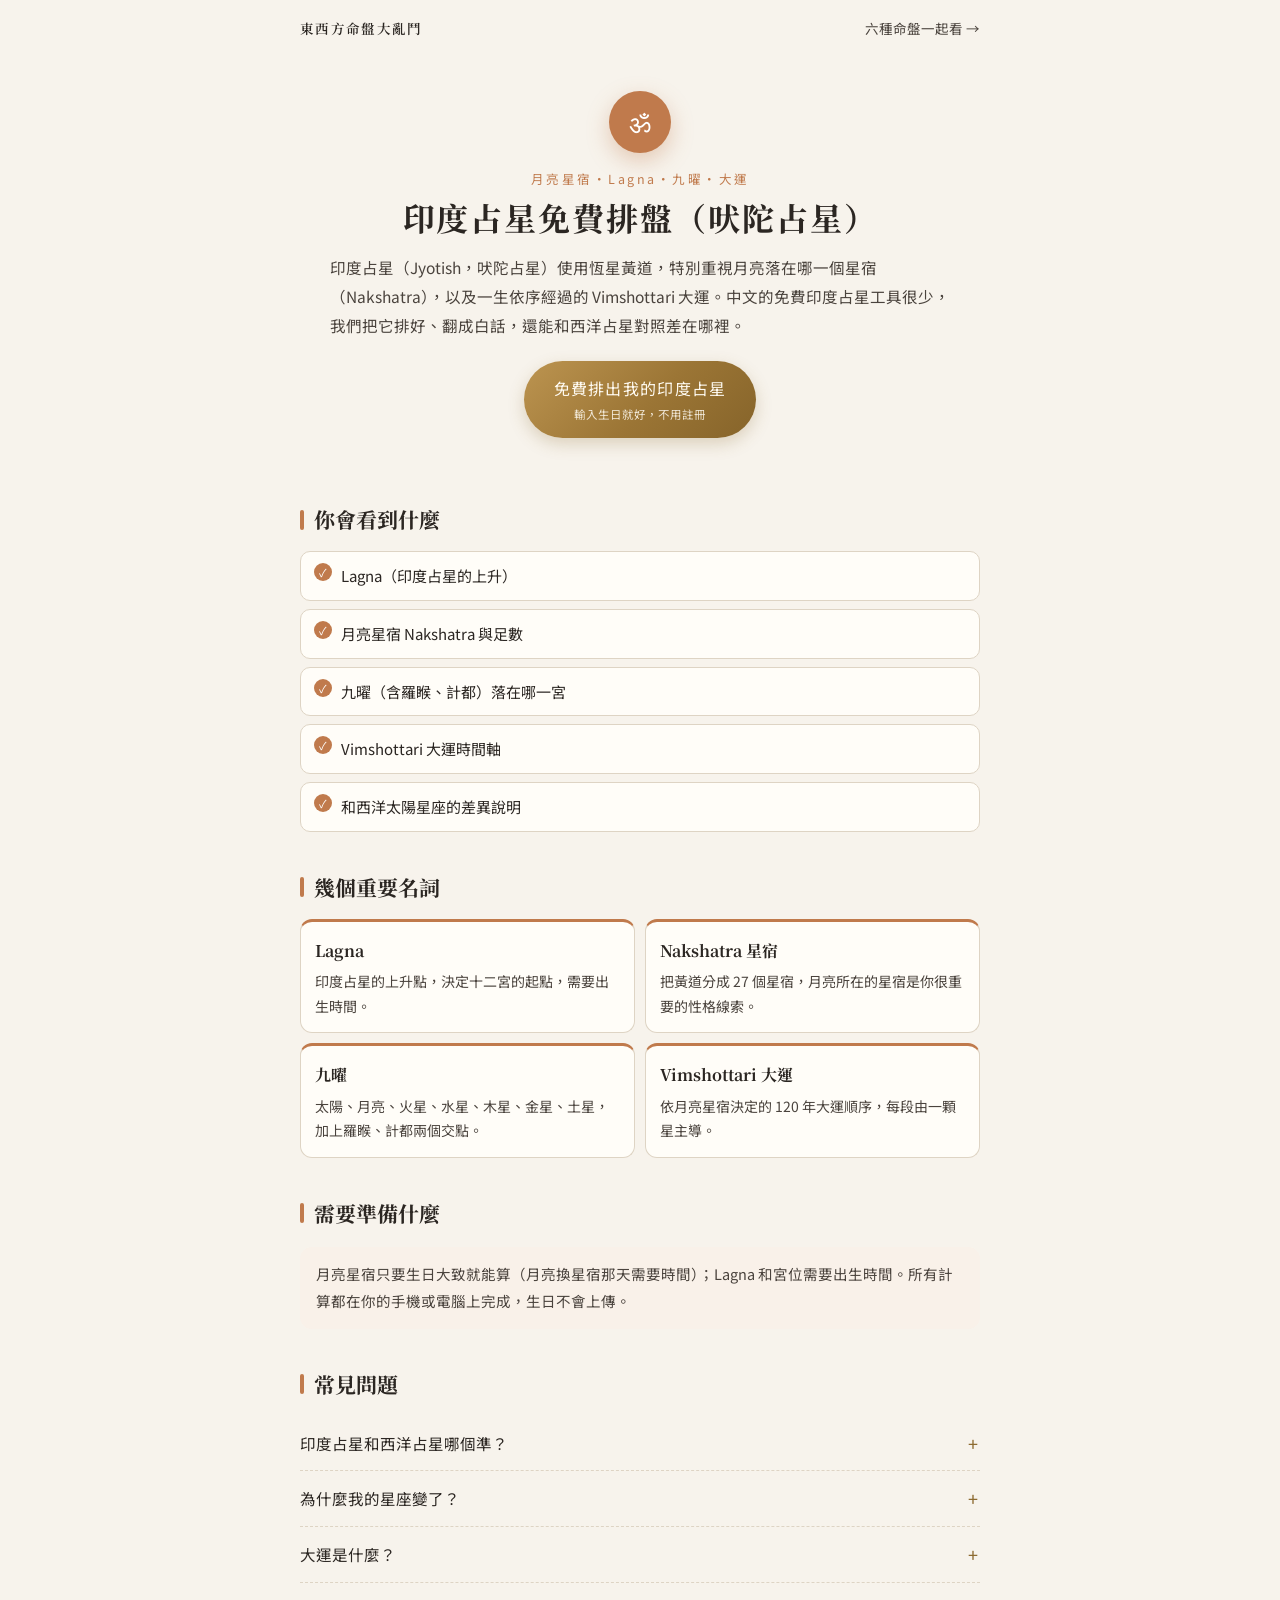
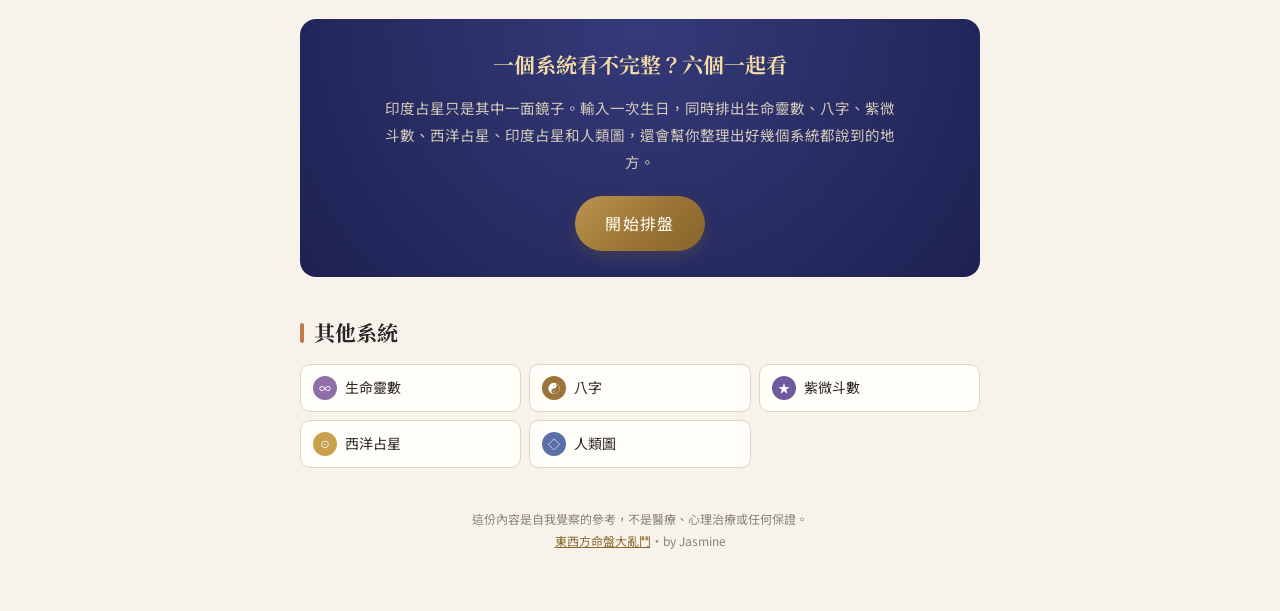
<file: vedic/index.html>
<!doctype html>
<html lang="zh-Hant">
<head>
<meta charset="utf-8">
<meta name="viewport" content="width=device-width, initial-scale=1">
<script async src="https://www.googletagmanager.com/gtag/js?id=G-SCYWD8TPLE"></script>
<script>window.dataLayer=window.dataLayer||[];function gtag(){dataLayer.push(arguments);}gtag('js',new Date());gtag('config','G-SCYWD8TPLE',{allow_google_signals:false,allow_ad_personalization_signals:false});</script>
<link rel="icon" type="image/svg+xml" href="data:image/svg+xml,%3Csvg%20xmlns%3D%22http%3A//www.w3.org/2000/svg%22%20viewBox%3D%220%200%2064%2064%22%3E%3Cdefs%3E%3CradialGradient%20id%3D%22b%22%20cx%3D%2250%25%22%20cy%3D%2240%25%22%20r%3D%2270%25%22%3E%3Cstop%20offset%3D%220%22%20stop-color%3D%22%233D4386%22/%3E%3Cstop%20offset%3D%221%22%20stop-color%3D%22%2314163A%22/%3E%3C/radialGradient%3E%3ClinearGradient%20id%3D%22g%22%20x1%3D%220%22%20y1%3D%220%22%20x2%3D%220%22%20y2%3D%221%22%3E%3Cstop%20offset%3D%220%22%20stop-color%3D%22%23FFF4DA%22/%3E%3Cstop%20offset%3D%221%22%20stop-color%3D%22%23D9AE66%22/%3E%3C/linearGradient%3E%3C/defs%3E%3Crect%20width%3D%2264%22%20height%3D%2264%22%20rx%3D%2214%22%20fill%3D%22url%28%23b%29%22/%3E%3Cpath%20d%3D%22M32%209%20C34%2024%2040%2030%2055%2032%20C40%2034%2034%2040%2032%2055%20C30%2040%2024%2034%209%2032%20C24%2030%2030%2024%2032%209%20Z%22%20fill%3D%22url%28%23g%29%22/%3E%3Ccircle%20cx%3D%2249%22%20cy%3D%2215%22%20r%3D%222%22%20fill%3D%22%23FFF4DA%22/%3E%3Ccircle%20cx%3D%2215%22%20cy%3D%2250%22%20r%3D%221.5%22%20fill%3D%22%23FFF4DA%22%20opacity%3D%22.8%22/%3E%3C/svg%3E">
<title>印度占星免費排盤（吠陀占星）｜月亮星宿、Lagna 與大運中文解析</title>
<meta name="description" content="印度占星（吠陀占星）免費中文排盤：輸入生日和出生時間，看你的 Lagna 上升、月亮星宿 Nakshatra、九曜落宮與 Vimshottari 大運，白話說明。">
<link rel="canonical" href="https://chart.jas-soul.com/vedic/">
<meta property="og:type" content="article">
<meta property="og:url" content="https://chart.jas-soul.com/vedic/">
<meta property="og:title" content="印度占星免費排盤（吠陀占星）｜月亮星宿、Lagna 與大運中文解析">
<meta property="og:description" content="印度占星（吠陀占星）免費中文排盤：輸入生日和出生時間，看你的 Lagna 上升、月亮星宿 Nakshatra、九曜落宮與 Vimshottari 大運，白話說明。">
<meta property="og:image" content="https://chart.jas-soul.com/og6.jpg">
<meta property="og:locale" content="zh_TW">
<meta name="twitter:card" content="summary_large_image">
<script type="application/ld+json">{"@context": "https://schema.org", "@type": "FAQPage", "mainEntity": [{"@type": "Question", "name": "印度占星和西洋占星哪個準？", "acceptedAnswer": {"@type": "Answer", "text": "兩個用的黃道不同，看的重點也不同。印度占星重月亮與大運，西洋占星重太陽與心理特質，一起看最完整。"}}, {"@type": "Question", "name": "為什麼我的星座變了？", "acceptedAnswer": {"@type": "Answer", "text": "印度占星用恆星黃道，和西洋差約 24 度，很多人的太陽會往前一個星座。"}}, {"@type": "Question", "name": "大運是什麼？", "acceptedAnswer": {"@type": "Answer", "text": "依你出生時月亮所在的星宿，排出一生每段由哪顆星主導，網站會標出你現在在哪一段。"}}]}</script>
<script type="application/ld+json">{"@context": "https://schema.org", "@type": "BreadcrumbList", "itemListElement": [{"@type": "ListItem", "position": 1, "name": "東西方命盤大亂鬥", "item": "https://chart.jas-soul.com/"}, {"@type": "ListItem", "position": 2, "name": "印度占星免費排盤（吠陀占星）", "item": "https://chart.jas-soul.com/vedic/"}]}</script>
<link rel="preconnect" href="https://fonts.googleapis.com">
<link rel="preconnect" href="https://fonts.gstatic.com" crossorigin>
<link href="https://fonts.googleapis.com/css2?family=Noto+Sans+TC:wght@400;500&family=Noto+Serif+TC:wght@500;600&display=swap" rel="stylesheet">
<link rel="stylesheet" href="../lp.css">
</head>
<body style="--pc:#C07A4C">
<div class="wrap">
  <nav class="top"><a class="brand" href="../">東西方命盤大亂鬥</a><a href="../">六種命盤一起看 →</a></nav>
  <header class="hero">
    <span class="ic">ॐ&#xFE0E;</span>
    <p class="kicker">月亮星宿・Lagna・九曜・大運</p>
    <h1>印度占星免費排盤（吠陀占星）</h1>
    <p class="lead">印度占星（Jyotish，吠陀占星）使用恆星黃道，特別重視月亮落在哪一個星宿（Nakshatra），以及一生依序經過的 Vimshottari 大運。中文的免費印度占星工具很少，我們把它排好、翻成白話，還能和西洋占星對照差在哪裡。</p>
    <a class="cta" href="../?sys=vedic&utm_source=lp_vedic&utm_medium=internal#start">免費排出我的印度占星<small>輸入生日就好，不用註冊</small></a>
  </header>
  <section><h2>你會看到什麼</h2><ul class="see"><li>Lagna（印度占星的上升）</li><li>月亮星宿 Nakshatra 與足數</li><li>九曜（含羅睺、計都）落在哪一宮</li><li>Vimshottari 大運時間軸</li><li>和西洋太陽星座的差異說明</li></ul></section>
  <section><h2>幾個重要名詞</h2><div class="terms"><div class="term"><b>Lagna</b><p>印度占星的上升點，決定十二宮的起點，需要出生時間。</p></div><div class="term"><b>Nakshatra 星宿</b><p>把黃道分成 27 個星宿，月亮所在的星宿是你很重要的性格線索。</p></div><div class="term"><b>九曜</b><p>太陽、月亮、火星、水星、木星、金星、土星，加上羅睺、計都兩個交點。</p></div><div class="term"><b>Vimshottari 大運</b><p>依月亮星宿決定的 120 年大運順序，每段由一顆星主導。</p></div></div></section>
  <section><h2>需要準備什麼</h2><p class="note">月亮星宿只要生日大致就能算（月亮換星宿那天需要時間）；Lagna 和宮位需要出生時間。所有計算都在你的手機或電腦上完成，生日不會上傳。</p></section>
  <section class="faq"><h2>常見問題</h2><details><summary>印度占星和西洋占星哪個準？</summary><p>兩個用的黃道不同，看的重點也不同。印度占星重月亮與大運，西洋占星重太陽與心理特質，一起看最完整。</p></details><details><summary>為什麼我的星座變了？</summary><p>印度占星用恆星黃道，和西洋差約 24 度，很多人的太陽會往前一個星座。</p></details><details><summary>大運是什麼？</summary><p>依你出生時月亮所在的星宿，排出一生每段由哪顆星主導，網站會標出你現在在哪一段。</p></details></section>
  <section class="why"><h2>一個系統看不完整？六個一起看</h2>
    <p>印度占星只是其中一面鏡子。輸入一次生日，同時排出生命靈數、八字、紫微斗數、西洋占星、印度占星和人類圖，還會幫你整理出好幾個系統都說到的地方。</p>
    <a class="cta" href="../?sys=vedic&utm_source=lp_vedic&utm_medium=internal#start">開始排盤</a></section>
  <section><h2>其他系統</h2><div class="others"><a href="../numerology/" style="--oc:#8E6FA8"><i>∞︎</i>生命靈數</a><a href="../bazi/" style="--oc:#9A7438"><i>☯︎</i>八字</a><a href="../ziwei/" style="--oc:#6E5A9C"><i>★︎</i>紫微斗數</a><a href="../astrology/" style="--oc:#C9A04C"><i>☉︎</i>西洋占星</a><a href="../human-design/" style="--oc:#5B6FA8"><i>◇︎</i>人類圖</a></div></section>
  <footer>這份內容是自我覺察的參考，不是醫療、心理治療或任何保證。<br><a href="../">東西方命盤大亂鬥</a>・by Jasmine</footer>
</div>
</body>
</html>
</file>
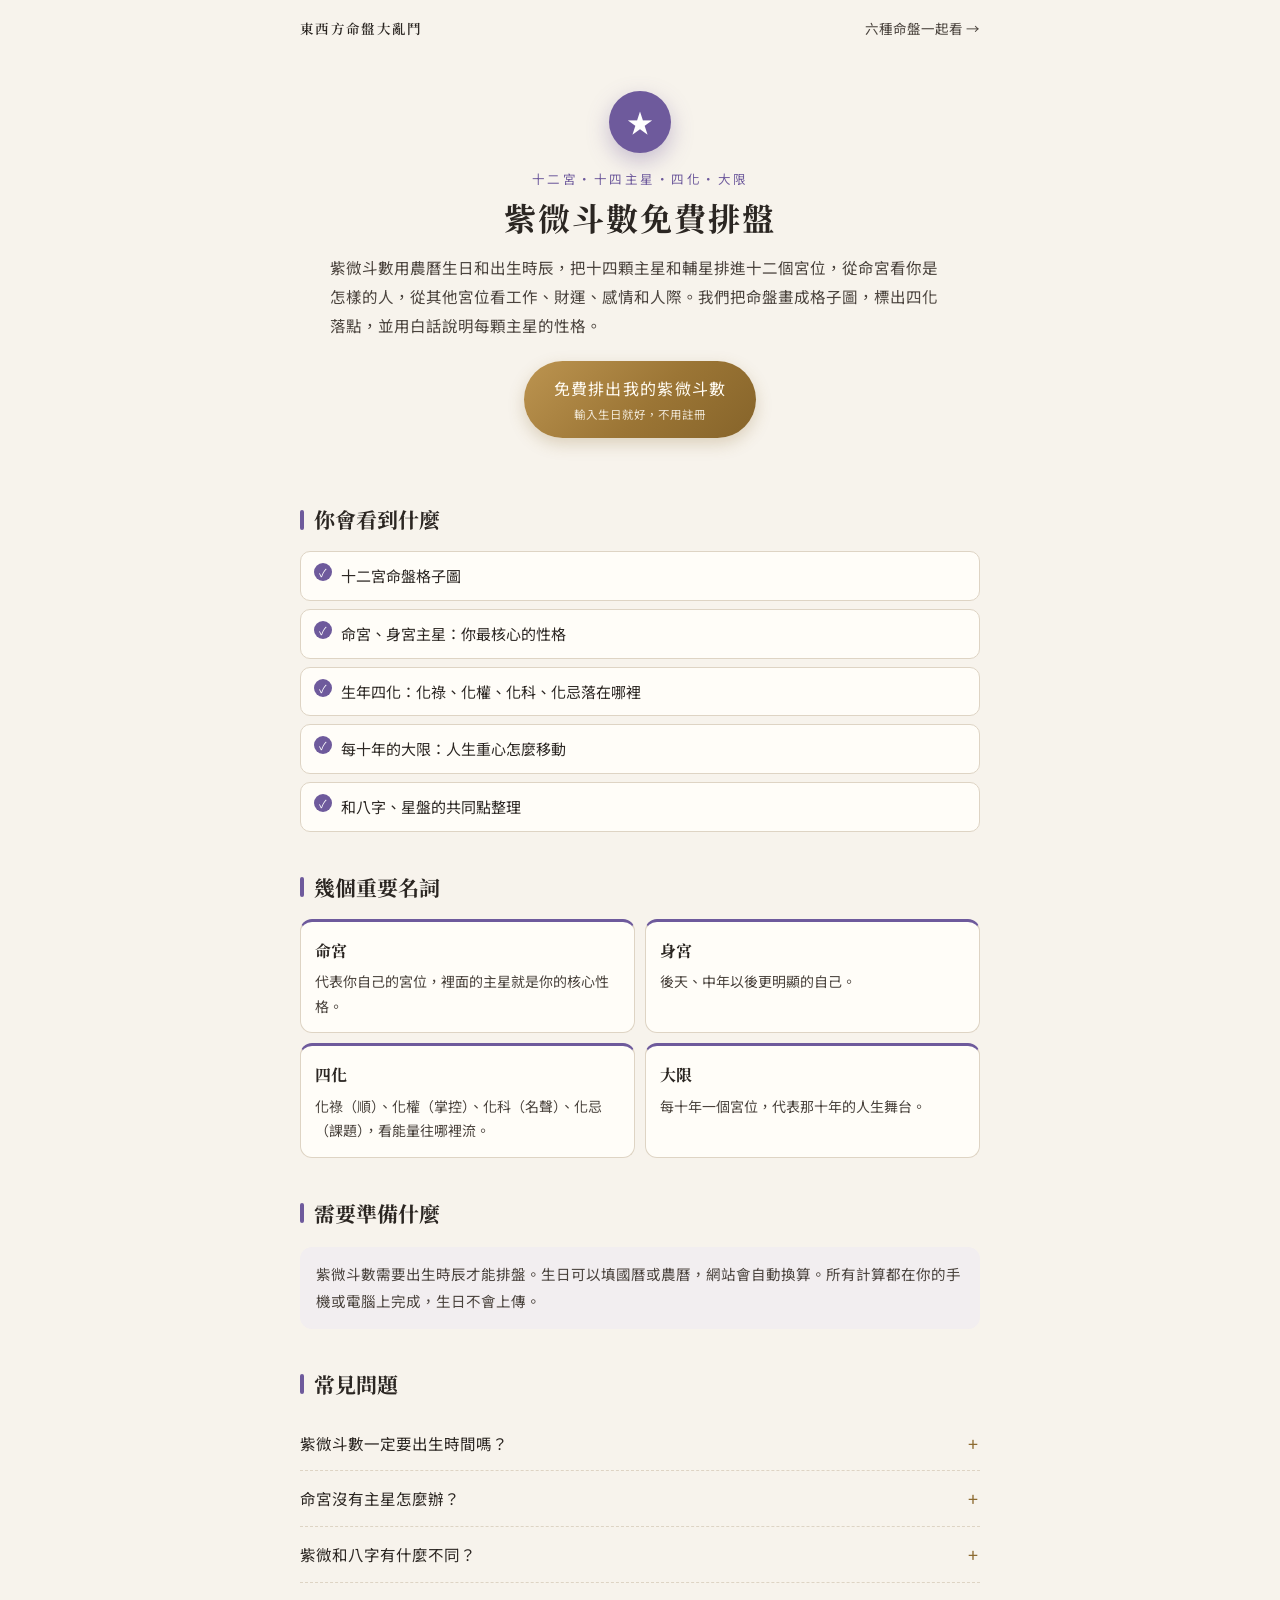
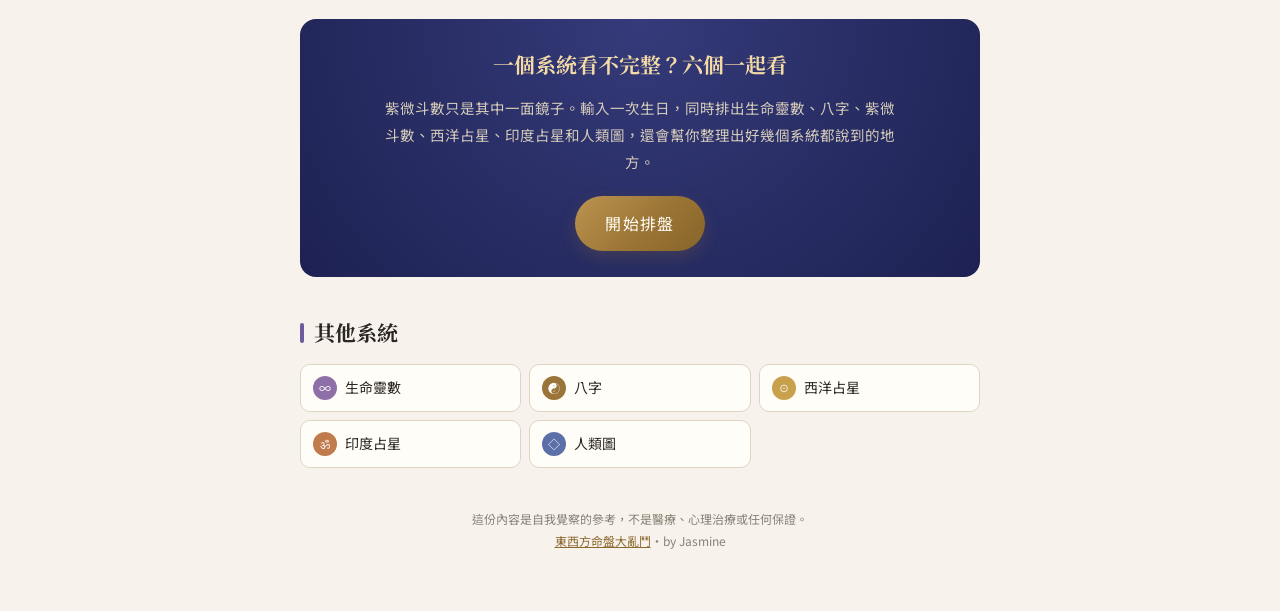
<file: ziwei/index.html>
<!doctype html>
<html lang="zh-Hant">
<head>
<meta charset="utf-8">
<meta name="viewport" content="width=device-width, initial-scale=1">
<script async src="https://www.googletagmanager.com/gtag/js?id=G-SCYWD8TPLE"></script>
<script>window.dataLayer=window.dataLayer||[];function gtag(){dataLayer.push(arguments);}gtag('js',new Date());gtag('config','G-SCYWD8TPLE',{allow_google_signals:false,allow_ad_personalization_signals:false});</script>
<link rel="icon" type="image/svg+xml" href="data:image/svg+xml,%3Csvg%20xmlns%3D%22http%3A//www.w3.org/2000/svg%22%20viewBox%3D%220%200%2064%2064%22%3E%3Cdefs%3E%3CradialGradient%20id%3D%22b%22%20cx%3D%2250%25%22%20cy%3D%2240%25%22%20r%3D%2270%25%22%3E%3Cstop%20offset%3D%220%22%20stop-color%3D%22%233D4386%22/%3E%3Cstop%20offset%3D%221%22%20stop-color%3D%22%2314163A%22/%3E%3C/radialGradient%3E%3ClinearGradient%20id%3D%22g%22%20x1%3D%220%22%20y1%3D%220%22%20x2%3D%220%22%20y2%3D%221%22%3E%3Cstop%20offset%3D%220%22%20stop-color%3D%22%23FFF4DA%22/%3E%3Cstop%20offset%3D%221%22%20stop-color%3D%22%23D9AE66%22/%3E%3C/linearGradient%3E%3C/defs%3E%3Crect%20width%3D%2264%22%20height%3D%2264%22%20rx%3D%2214%22%20fill%3D%22url%28%23b%29%22/%3E%3Cpath%20d%3D%22M32%209%20C34%2024%2040%2030%2055%2032%20C40%2034%2034%2040%2032%2055%20C30%2040%2024%2034%209%2032%20C24%2030%2030%2024%2032%209%20Z%22%20fill%3D%22url%28%23g%29%22/%3E%3Ccircle%20cx%3D%2249%22%20cy%3D%2215%22%20r%3D%222%22%20fill%3D%22%23FFF4DA%22/%3E%3Ccircle%20cx%3D%2215%22%20cy%3D%2250%22%20r%3D%221.5%22%20fill%3D%22%23FFF4DA%22%20opacity%3D%22.8%22/%3E%3C/svg%3E">
<title>紫微斗數免費排盤｜命宮主星、四化與大限白話解析</title>
<meta name="description" content="紫微斗數免費線上排盤：輸入生日與出生時間，排出十二宮、十四主星、生年四化和大限，白話說明你的命宮、身宮與人生重心。">
<link rel="canonical" href="https://chart.jas-soul.com/ziwei/">
<meta property="og:type" content="article">
<meta property="og:url" content="https://chart.jas-soul.com/ziwei/">
<meta property="og:title" content="紫微斗數免費排盤｜命宮主星、四化與大限白話解析">
<meta property="og:description" content="紫微斗數免費線上排盤：輸入生日與出生時間，排出十二宮、十四主星、生年四化和大限，白話說明你的命宮、身宮與人生重心。">
<meta property="og:image" content="https://chart.jas-soul.com/og6.jpg">
<meta property="og:locale" content="zh_TW">
<meta name="twitter:card" content="summary_large_image">
<script type="application/ld+json">{"@context": "https://schema.org", "@type": "FAQPage", "mainEntity": [{"@type": "Question", "name": "紫微斗數一定要出生時間嗎？", "acceptedAnswer": {"@type": "Answer", "text": "是的，命宮的位置由出生時辰決定，沒有時間就無法排出正確的十二宮。"}}, {"@type": "Question", "name": "命宮沒有主星怎麼辦？", "acceptedAnswer": {"@type": "Answer", "text": "這叫「空宮」，會借對宮的主星來看，網站會自動標示「借對宮」。"}}, {"@type": "Question", "name": "紫微和八字有什麼不同？", "acceptedAnswer": {"@type": "Answer", "text": "八字看五行能量和節奏，紫微用星曜和宮位看人生各面向，兩個一起看更立體。"}}]}</script>
<script type="application/ld+json">{"@context": "https://schema.org", "@type": "BreadcrumbList", "itemListElement": [{"@type": "ListItem", "position": 1, "name": "東西方命盤大亂鬥", "item": "https://chart.jas-soul.com/"}, {"@type": "ListItem", "position": 2, "name": "紫微斗數免費排盤", "item": "https://chart.jas-soul.com/ziwei/"}]}</script>
<link rel="preconnect" href="https://fonts.googleapis.com">
<link rel="preconnect" href="https://fonts.gstatic.com" crossorigin>
<link href="https://fonts.googleapis.com/css2?family=Noto+Sans+TC:wght@400;500&family=Noto+Serif+TC:wght@500;600&display=swap" rel="stylesheet">
<link rel="stylesheet" href="../lp.css">
</head>
<body style="--pc:#6E5A9C">
<div class="wrap">
  <nav class="top"><a class="brand" href="../">東西方命盤大亂鬥</a><a href="../">六種命盤一起看 →</a></nav>
  <header class="hero">
    <span class="ic">★&#xFE0E;</span>
    <p class="kicker">十二宮・十四主星・四化・大限</p>
    <h1>紫微斗數免費排盤</h1>
    <p class="lead">紫微斗數用農曆生日和出生時辰，把十四顆主星和輔星排進十二個宮位，從命宮看你是怎樣的人，從其他宮位看工作、財運、感情和人際。我們把命盤畫成格子圖，標出四化落點，並用白話說明每顆主星的性格。</p>
    <a class="cta" href="../?sys=ziwei&utm_source=lp_ziwei&utm_medium=internal#start">免費排出我的紫微斗數<small>輸入生日就好，不用註冊</small></a>
  </header>
  <section><h2>你會看到什麼</h2><ul class="see"><li>十二宮命盤格子圖</li><li>命宮、身宮主星：你最核心的性格</li><li>生年四化：化祿、化權、化科、化忌落在哪裡</li><li>每十年的大限：人生重心怎麼移動</li><li>和八字、星盤的共同點整理</li></ul></section>
  <section><h2>幾個重要名詞</h2><div class="terms"><div class="term"><b>命宮</b><p>代表你自己的宮位，裡面的主星就是你的核心性格。</p></div><div class="term"><b>身宮</b><p>後天、中年以後更明顯的自己。</p></div><div class="term"><b>四化</b><p>化祿（順）、化權（掌控）、化科（名聲）、化忌（課題），看能量往哪裡流。</p></div><div class="term"><b>大限</b><p>每十年一個宮位，代表那十年的人生舞台。</p></div></div></section>
  <section><h2>需要準備什麼</h2><p class="note">紫微斗數需要出生時辰才能排盤。生日可以填國曆或農曆，網站會自動換算。所有計算都在你的手機或電腦上完成，生日不會上傳。</p></section>
  <section class="faq"><h2>常見問題</h2><details><summary>紫微斗數一定要出生時間嗎？</summary><p>是的，命宮的位置由出生時辰決定，沒有時間就無法排出正確的十二宮。</p></details><details><summary>命宮沒有主星怎麼辦？</summary><p>這叫「空宮」，會借對宮的主星來看，網站會自動標示「借對宮」。</p></details><details><summary>紫微和八字有什麼不同？</summary><p>八字看五行能量和節奏，紫微用星曜和宮位看人生各面向，兩個一起看更立體。</p></details></section>
  <section class="why"><h2>一個系統看不完整？六個一起看</h2>
    <p>紫微斗數只是其中一面鏡子。輸入一次生日，同時排出生命靈數、八字、紫微斗數、西洋占星、印度占星和人類圖，還會幫你整理出好幾個系統都說到的地方。</p>
    <a class="cta" href="../?sys=ziwei&utm_source=lp_ziwei&utm_medium=internal#start">開始排盤</a></section>
  <section><h2>其他系統</h2><div class="others"><a href="../numerology/" style="--oc:#8E6FA8"><i>∞︎</i>生命靈數</a><a href="../bazi/" style="--oc:#9A7438"><i>☯︎</i>八字</a><a href="../astrology/" style="--oc:#C9A04C"><i>☉︎</i>西洋占星</a><a href="../vedic/" style="--oc:#C07A4C"><i>ॐ︎</i>印度占星</a><a href="../human-design/" style="--oc:#5B6FA8"><i>◇︎</i>人類圖</a></div></section>
  <footer>這份內容是自我覺察的參考，不是醫療、心理治療或任何保證。<br><a href="../">東西方命盤大亂鬥</a>・by Jasmine</footer>
</div>
</body>
</html>
</file>
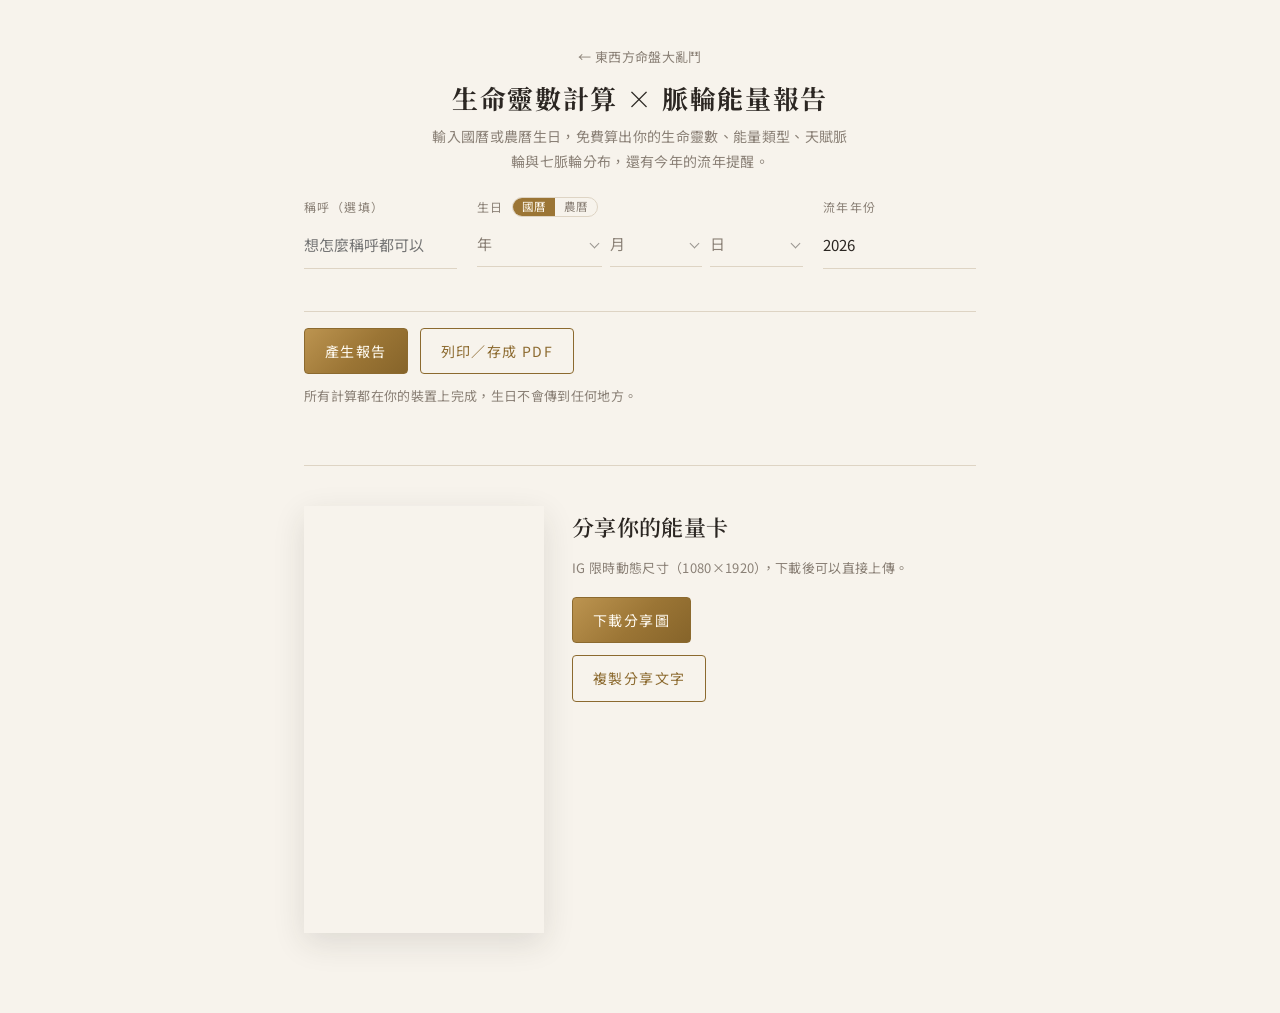
<file: numerology-report.html>
<!doctype html>
<html lang="zh-Hant">
<head>
<meta charset="utf-8">
<link rel="icon" type="image/svg+xml" href="data:image/svg+xml,%3Csvg%20xmlns%3D%22http%3A//www.w3.org/2000/svg%22%20viewBox%3D%220%200%2064%2064%22%3E%3Cdefs%3E%3CradialGradient%20id%3D%22b%22%20cx%3D%2250%25%22%20cy%3D%2240%25%22%20r%3D%2270%25%22%3E%3Cstop%20offset%3D%220%22%20stop-color%3D%22%233D4386%22/%3E%3Cstop%20offset%3D%221%22%20stop-color%3D%22%2314163A%22/%3E%3C/radialGradient%3E%3ClinearGradient%20id%3D%22g%22%20x1%3D%220%22%20y1%3D%220%22%20x2%3D%220%22%20y2%3D%221%22%3E%3Cstop%20offset%3D%220%22%20stop-color%3D%22%23FFF4DA%22/%3E%3Cstop%20offset%3D%221%22%20stop-color%3D%22%23D9AE66%22/%3E%3C/linearGradient%3E%3C/defs%3E%3Crect%20width%3D%2264%22%20height%3D%2264%22%20rx%3D%2214%22%20fill%3D%22url%28%23b%29%22/%3E%3Cpath%20d%3D%22M32%209%20C34%2024%2040%2030%2055%2032%20C40%2034%2034%2040%2032%2055%20C30%2040%2024%2034%209%2032%20C24%2030%2030%2024%2032%209%20Z%22%20fill%3D%22url%28%23g%29%22/%3E%3Ccircle%20cx%3D%2249%22%20cy%3D%2215%22%20r%3D%222%22%20fill%3D%22%23FFF4DA%22/%3E%3Ccircle%20cx%3D%2215%22%20cy%3D%2250%22%20r%3D%221.5%22%20fill%3D%22%23FFF4DA%22%20opacity%3D%22.8%22/%3E%3C/svg%3E">
<meta name="viewport" content="width=device-width, initial-scale=1">
<!-- Google Analytics（GA4）：只記瀏覽和按鈕點擊，不送生日、稱呼 -->
<script async src="https://www.googletagmanager.com/gtag/js?id=G-SCYWD8TPLE"></script>
<script>
  window.dataLayer = window.dataLayer || [];
  function gtag(){dataLayer.push(arguments);}
  gtag('js', new Date());
  gtag('config', 'G-SCYWD8TPLE', { allow_google_signals: false, allow_ad_personalization_signals: false });
</script>
<title>生命靈數計算 × 脈輪能量報告（免費）｜東西方命盤大亂鬥</title>
<meta name="description" content="輸入國曆或農曆生日，免費計算生命靈數，看你的能量類型、天賦脈輪、七脈輪能量分布與流年。">
<link rel="canonical" href="https://chart.jas-soul.com/numerology-report.html">
<meta property="og:image" content="https://chart.jas-soul.com/og6.jpg">
<meta property="og:title" content="生命靈數 × 脈輪報告｜認識自己的能量地圖">
<link rel="preconnect" href="https://fonts.googleapis.com">
<link rel="preconnect" href="https://fonts.gstatic.com" crossorigin>
<link href="https://fonts.googleapis.com/css2?family=Noto+Sans+TC:wght@400;500&family=Noto+Serif+TC:wght@500;600;700&display=swap" rel="stylesheet">
<style>
  :root {
    --paper: #F7F3EC; --paper-2: #EFE8DC; --ink: #2B2622; --ink-2: #4A433D;
    --muted: #8A8076; --line: #DED4C4; --gold: #A88550; --gold-soft: #CDB78F;
    --serif: "Noto Serif TC", "Songti TC", "STSong", serif;
    --sans: "Noto Sans TC", "PingFang TC", "Microsoft JhengHei", sans-serif;
  }
  * { box-sizing: border-box; }
  html { -webkit-text-size-adjust: 100%; }
  body {
    margin: 0; background: var(--paper); color: var(--ink);
    font-family: var(--sans); font-size: 16.5px; line-height: 1.9; letter-spacing: .02em;
  }
  .wrap { max-width: 720px; margin: 0 auto; padding: 32px 24px 80px; }
  @media (max-width: 560px) { .wrap { padding: 24px 18px 64px; } }

  /* 輸入區 */
  .controls {
    display: grid; grid-template-columns: repeat(auto-fit, minmax(150px, 1fr)); gap: 16px 20px;
    padding-bottom: 24px; border-bottom: 1px solid var(--line); margin-bottom: 8px;
  }
  .controls label { display: block; font-size: 12px; letter-spacing: .12em; color: var(--muted); margin-bottom: 4px; }
  .controls input {
    width: 100%; font: inherit; font-size: 15px; padding: 8px 0; border: none;
    border-bottom: 1px solid var(--line); background: transparent; color: var(--ink); border-radius: 0;
  }
  .controls input:focus { outline: none; border-bottom-color: var(--gold); }
  .btns { display: flex; flex-wrap: wrap; gap: 12px; margin: 16px 0 0; }
  .btn {
    font: inherit; font-size: 14px; letter-spacing: .1em; padding: 9px 20px; cursor: pointer;
    background: linear-gradient(135deg, #BC9450 0%, #9B7535 55%, #86642A 100%); color: #FFFBF2; border: 1px solid #8C6A2F; border-radius: 4px;
  }
  .btn.line { background: transparent; color: #8C6A2F; }
  .hint { font-size: 13px; color: var(--muted); margin: 10px 0 0; }

  /* 封面 */
  .cover { text-align: center; padding: 64px 0 56px; border-bottom: 1px solid var(--line); }
  .eyebrow { font-size: 12px; letter-spacing: .32em; color: var(--gold); }
  .cover .who { font-family: var(--serif); font-size: 18px; color: var(--ink-2); margin: 18px 0 6px; }
  .cover .type { font-family: var(--serif); font-weight: 700; font-size: 52px; line-height: 1.25; margin: 0; letter-spacing: .08em; }
  .cover .quote { font-family: var(--serif); font-size: 19px; color: var(--ink-2); margin: 18px auto 0; max-width: 26em; }
  .rarity { display: flex; align-items: center; justify-content: center; gap: 14px; margin-top: 28px; font-size: 14px; color: var(--gold); letter-spacing: .08em; }
  .rarity::before, .rarity::after { content: ""; width: 40px; height: 1px; background: var(--gold-soft); }
  .cover .date { font-size: 13px; color: var(--muted); margin-top: 24px; letter-spacing: .1em; }
  @media (max-width: 560px) { .cover .type { font-size: 40px; } .cover { padding: 48px 0 40px; } }

  /* 章節 */
  section.chapter { padding: 52px 0 8px; }
  .chapter-head { margin-bottom: 22px; }
  .chapter-head .no { font-family: var(--serif); font-size: 13px; letter-spacing: .24em; color: var(--gold); }
  .chapter-head h2 { font-family: var(--serif); font-weight: 600; font-size: 26px; line-height: 1.4; margin: 4px 0 0; letter-spacing: .06em; }
  .lead { font-size: 15px; color: var(--muted); margin: 6px 0 0; }
  p { margin: 0 0 14px; }
  .prose { max-width: 34em; }
  .keywords { font-size: 13px; letter-spacing: .14em; color: var(--muted); margin-bottom: 14px; }
  .swatch { display: inline-block; width: 8px; height: 8px; border-radius: 50%; margin-right: 8px; vertical-align: 2px; }

  /* 能量圖 */
  .bars { display: grid; gap: 14px; max-width: 560px; }
  .bar-row { display: grid; grid-template-columns: 96px 1fr 96px; gap: 14px; align-items: center; }
  .bar-name { font-family: var(--serif); font-size: 15px; }
  .bar-track { height: 4px; background: var(--paper-2); position: relative; }
  .bar-fill { position: absolute; left: 0; top: 0; bottom: 0; }
  .bar-note { font-size: 12px; color: var(--muted); text-align: right; letter-spacing: .04em; }
  .chakra-col { position: relative; display: grid; gap: 16px; max-width: 600px; padding: 6px 0; }
  .chakra-col::before { content: ''; position: absolute; left: 15px; top: 18px; bottom: 18px; width: 2px; background: var(--line); }
  .ck-row { position: relative; display: grid; grid-template-columns: 32px 100px 1fr 108px; gap: 12px; align-items: center; }
  .ck-orb { justify-self: center; border-radius: 50%; background: var(--c); border: 2px solid var(--c); box-shadow: 0 0 var(--g) var(--c); }
  .ck-orb.off { background: var(--paper); border-style: dashed; box-shadow: none; opacity: .75; }
  .ck-name { font-family: var(--serif); font-size: 15px; line-height: 1.3; }
  .ck-name small { display: block; font-family: inherit; font-size: 11px; color: var(--muted); letter-spacing: .08em; }
  .ck-track { height: 10px; border-radius: 5px; background: var(--paper-2); overflow: hidden; }
  .ck-fill { height: 100%; border-radius: 5px; }
  .ck-note { font-size: 12px; color: var(--muted); text-align: right; white-space: nowrap; }
  @media (max-width: 560px) { .ck-row { grid-template-columns: 28px 84px 1fr 80px; gap: 8px; } .ck-note { font-size: 11px; } }
  .footnote { font-size: 12px; color: var(--muted); margin-top: 18px; }
  @media (max-width: 560px) { .bar-row { grid-template-columns: 80px 1fr 84px; gap: 10px; } }

  /* 三個重點 */
  .trio { display: grid; grid-template-columns: repeat(3, 1fr); gap: 28px; }
  .trio .item { border-top: 2px solid var(--line); padding-top: 16px; }
  .trio .label { font-size: 12px; letter-spacing: .2em; color: var(--muted); }
  .trio .name { font-family: var(--serif); font-size: 22px; font-weight: 600; margin: 4px 0 10px; }
  .trio p { font-size: 15px; color: var(--ink-2); }
  @media (max-width: 640px) { .trio { grid-template-columns: 1fr; gap: 22px; } }

  /* 生活各面向 */
  .aspects { border-top: 1px solid var(--line); }
  .aspect { display: grid; grid-template-columns: 56px 1fr; gap: 8px; padding: 30px 0; border-bottom: 1px solid var(--line); }
  .aspect .idx { font-family: var(--serif); font-size: 15px; color: var(--gold); padding-top: 4px; letter-spacing: .1em; }
  .aspect h3 { font-family: var(--serif); font-weight: 600; font-size: 20px; margin: 0 0 18px; letter-spacing: .06em; }
  .aspect .entry { margin: 0 0 18px; max-width: 32em; }
  .aspect .entry:last-child { margin-bottom: 0; }
  .aspect .entry .k { display: block; font-size: 12px; letter-spacing: .2em; color: var(--muted); margin-bottom: 4px; }
  .aspect .entry .k .swatch { width: 6px; height: 6px; margin-right: 6px; vertical-align: 1px; }
  .aspect .entry p { margin: 0; color: var(--ink-2); }
  @media (max-width: 560px) { .aspect { grid-template-columns: 1fr; gap: 4px; padding: 26px 0; } }

  /* 流年 */
  .years { display: grid; grid-template-columns: 1fr 1fr; gap: 28px; }
  .year { border-top: 2px solid var(--line); padding-top: 16px; }
  .year .y { font-size: 12px; letter-spacing: .2em; color: var(--muted); }
  .year .n { font-family: var(--serif); font-size: 44px; font-weight: 600; line-height: 1.2; margin: 6px 0 2px; }
  .year .n small { font-size: 20px; margin-left: 10px; letter-spacing: .1em; }
  .year .c { font-size: 13px; color: var(--muted); margin-bottom: 10px; }
  .year p { font-size: 15px; color: var(--ink-2); }
  @media (max-width: 560px) { .years { grid-template-columns: 1fr; gap: 22px; } }

  /* 練習 */
  .practice { border-left: 2px solid var(--gold); padding: 4px 0 4px 20px; font-family: var(--serif); font-size: 18px; line-height: 1.9; max-width: 30em; }

  .disclaimer { font-size: 12px; color: var(--muted); text-align: center; margin-top: 64px; padding-top: 24px; border-top: 1px solid var(--line); line-height: 1.8; }
  .debug { font-size: 11px; color: var(--muted); margin-top: 12px; text-align: center; }

  /* 分享 */
  .share { margin-top: 56px; padding-top: 40px; border-top: 1px solid var(--line); display: grid; grid-template-columns: 240px 1fr; gap: 28px; align-items: start; }
  .share canvas { width: 240px; height: auto; box-shadow: 0 10px 30px rgba(43,38,34,.12); }
  .share h2 { font-family: var(--serif); font-weight: 600; font-size: 22px; margin: 0 0 8px; }
  .share .btns { flex-direction: column; align-items: flex-start; }
  @media (max-width: 560px) { .share { grid-template-columns: 1fr; justify-items: center; text-align: center; } .share .btns { align-items: center; } }

  @media print {
    body { background: #fff; }
    .no-print { display: none !important; }
    section.chapter, .aspect { break-inside: avoid; }
  }
  .minor-note { margin: 0 0 18px; padding: 10px 14px; font-size: 14px; line-height: 1.8; background: #EEF3EC; border-left: 3px solid #6C8F74; }
  .rp-head { text-align: center; margin: 8px 0 22px; }
  .rp-back { display: inline-block; font-size: 13px; color: var(--muted); text-decoration: none; margin-bottom: 10px; }
  .rp-head h1 { font-family: var(--serif); font-size: 26px; letter-spacing: .06em; margin: 0 0 8px; line-height: 1.4; }
  .rp-head p { font-size: 14px; color: var(--muted); margin: 0 auto; max-width: 30em; line-height: 1.8; }
</style>
</head>
<body>
<div class="wrap">

  <div class="no-print">
    <header class="rp-head"><a class="rp-back" href="./">← 東西方命盤大亂鬥</a><h1>生命靈數計算 × 脈輪能量報告</h1>
      <p>輸入國曆或農曆生日，免費算出你的生命靈數、能量類型、天賦脈輪與七脈輪分布，還有今年的流年提醒。</p></header>
    <div class="controls">
      <div><label for="name">稱呼（選填）</label><input id="name" placeholder="想怎麼稱呼都可以"></div>
      <div><label for="birth">生日</label><input id="birth" type="date"></div>
      <div><label for="year">流年年份</label><input id="year" type="number" min="1900" max="2100"></div>
    </div>
    <div class="btns">
      <button class="btn" id="go">產生報告</button>
      <button class="btn line" id="print">列印／存成 PDF</button>
    </div>
    <p class="hint">所有計算都在你的裝置上完成，生日不會傳到任何地方。</p>
  </div>

  <main id="report"></main>

  <div class="share no-print" id="sharePanel" hidden>
    <canvas id="card" width="1080" height="1920"></canvas>
    <div>
      <h2>分享你的能量卡</h2>
      <p class="hint" style="margin:0 0 6px">IG 限時動態尺寸（1080×1920），下載後可以直接上傳。</p>
      <div class="btns">
        <button class="btn" id="download">下載分享圖</button>
        <button class="btn line" id="copy">複製分享文字</button>
      </div>
      <p id="copyMsg" class="hint"></p>
    </div>
  </div>
</div>

<script src="lib/astro.js?v=20261127b"></script>
<script src="lib/chinese-calendar.js?v=20261127b"></script>
<script src="lib/datepick.js?v=20261127b"></script>
<script>BirthPicker.attach('birth');</script>
<script src="engine.js"></script>
<script src="texts.js"></script>
<script>
(function () {
  var E = NumerologyEngine, T = TEXTS;
  var $ = function (id) { return document.getElementById(id); };
  var SERIF = '"Noto Serif TC","Songti TC","STSong",serif';
  var SANS = '"Noto Sans TC","PingFang TC","Microsoft JhengHei",sans-serif';
  var NUMS = ['一', '二', '三', '四', '五', '六', '七', '八'];
  var last = null;
  $('year').value = new Date().getFullYear();

  function esc(s) {
    return String(s).replace(/[&<>"]/g, function (c) {
      return { '&': '&amp;', '<': '&lt;', '>': '&gt;', '"': '&quot;' }[c];
    });
  }
  function chakraName(id) { return T.chakras[id].name; }
  function color(id) { return T.chakras[id].color; }
  function pct(x) { return Math.round(x * 100) + '%'; }
  function chakraColumn(chakras, max, colorOf, noteOf) {
    return '<div class="chakra-col">' + chakras.slice().reverse().map(function (c) {
      var col = colorOf(c.id), w = c.count ? Math.round(c.count / max * 100) : 0, size = c.count ? Math.min(30, 18 + c.count * 4) : 18;
      return '<div class="ck-row"><span class="ck-orb' + (c.count ? '' : ' off') + '" style="--c:' + col + ';--g:' + (c.count ? 4 + c.count * 5 : 0) + 'px;width:' + size + 'px;height:' + size + 'px"></span>' +
        '<div class="ck-name">' + c.name + '<small>' + (c.count ? '出現 ' + c.count + ' 次' : '還沒出現') + '</small></div>' +
        '<div class="ck-track"><div class="ck-fill" style="width:' + w + '%;background:' + col + '"></div></div>' +
        '<div class="ck-note">' + noteOf(c) + '</div></div>';
    }).join('') + '</div>';
  }

  function rarityText(x) { return (x * 100).toFixed(1) + '%'; }
  function sw(id) { return '<span class="swatch" style="background:' + color(id) + '"></span>'; }
  function strength(id, aspect) {
    if (aspect === 'work' || aspect === 'people' || aspect === 'love') return T.chakras[id].scenes[aspect];
    return T.aspects[id][aspect];
  }
  function chapter(no, title, lead, body) {
    return '<section class="chapter"><div class="chapter-head"><div class="no">第' + NUMS[no] + '章</div><h2>' + title + '</h2>' +
      (lead ? '<p class="lead">' + lead + '</p>' : '') + '</div>' + body + '</section>';
  }

  function render() {
    var parts = ($('birth').value || '').split('-').map(Number);
    if (parts.length !== 3 || !parts[0]) { $('report').innerHTML = ''; $('sharePanel').hidden = true; return; }
    var y = parts[0], m = parts[1], d = parts[2];
    var r = E.calculate(y, m, d, { method: 'A', year: Number($('year').value) });
    var name = $('name').value.trim();
    last = { r: r, name: name };

    var type = T.types[r.energyType];
    var giftId = r.lifePathChakras[0];
    var brightest = T.chakras[r.brightest];
    var potential = r.potential ? T.chakras[r.potential] : null;
    var maxCount = Math.max.apply(null, r.chakras.map(function (c) { return c.count; }).concat([1]));
    var html = '';

    // 封面
    html += '<header class="cover">' +
      '<div class="eyebrow">生命靈數 × 脈輪能量報告</div>' +
      '<div class="who">' + (name ? esc(name) + ' 的能量類型' : '你的能量類型') + '</div>' +
      '<h1 class="type">' + type.name + '</h1>' +
      '<p class="quote">「' + (T.quotes[r.energyType] || type.line) + '」</p>' +
      (r.healer ? '<div class="rarity">' + T.healerTag.name + '</div>' : '') +
      '<div class="rarity">同類型、同天賦脈輪的人，只有 ' + rarityText(r.comboRate) + '</div>' +
      '<div class="date">' + y + '.' + String(m).padStart(2, '0') + '.' + String(d).padStart(2, '0') + '　・　' + r.input.reportYear + ' 年版</div>' +
      '</header>';

    // 一、能量類型
    html += chapter(0, type.name, type.line,
      '<div class="prose"><p>' + type.desc + '</p>' + (r.healer ? '<p>' + T.healerTag.desc + '</p>' : '') + '</div>');

    // 二、天賦脈輪
    html += chapter(1, '天賦脈輪　' + r.lifePathChakras.map(chakraName).join('＋'), '生命靈數 ' + r.lifePath,
      '<div class="prose"><div class="keywords">' + r.lifePathChakras.map(function (id) { return sw(id) + T.chakras[id].keywords; }).join('　') + '</div>' +
      '<p>' + T.lifePath[r.lifePath] + '</p>' +
      r.lifePathChakras.map(function (id) { return '<p>' + T.chakras[id].gift + '</p>'; }).join('') +
      (r.giftIsLesson ? '<p>' + T.giftLesson + '</p>' : '') + '</div>');

    // 三、七脈輪能量圖
    var bars = chakraColumn(r.chakras, maxCount, color, function (c) { return c.count === 0 ? '潛在能量' : '比 ' + pct(c.brighterThan) + ' 的人亮'; });
    bars += '<p class="footnote">比較對象：1965–2010 年每一天出生的人。</p>';
    html += chapter(2, '七脈輪能量圖', '', bars);

    // 四、三個重點
    function trioItem(label, id, text) {
      return '<div class="item" style="border-top-color:' + color(id) + '"><div class="label">' + label + '</div>' +
        '<div class="name">' + chakraName(id) + '</div><p>' + text + '</p></div>';
    }
    html += chapter(3, '你的三個重點', '',
      '<div class="trio">' + trioItem('最亮', r.brightest, brightest.bright) +
      trioItem('天賦', giftId, T.lifePath[r.lifePath]) +
      (potential ? trioItem('潛在', r.potential, potential.potential) : '') + '</div>');

    // 五、生活各面向
    // 未滿 18 歲：先略過工作、金錢、感情
    var now = new Date(), age = now.getFullYear() - y - ((now.getMonth() + 1 < m || (now.getMonth() + 1 === m && now.getDate() < d)) ? 1 : 0);
    var minor = age < 18;
    var asp = minor ? '<p class="minor-note">你還未滿 18 歲，「工作與天賦」可以當成找興趣、選科系的參考；「金錢」的部分先跳過，等長大一點再回來看。</p><div class="aspects">' : '<div class="aspects">';
    T.aspectList.filter(function (a) { return !minor || a.id !== 'money'; }).forEach(function (a, i) {
      var title = minor && a.id === 'work' ? '天賦與未來方向' : a.name;
      asp += '<div class="aspect"><div class="idx">0' + (i + 1) + '</div><div><h3>' + title + '</h3>';
      asp += entry('你的優勢', r.brightest, strength(r.brightest, a.id));
      if (giftId !== r.brightest) asp += entry('天賦加成', giftId, strength(giftId, a.id));
      if (r.potential) asp += entry('可以練習', r.potential, T.aspects[r.potential].growth[a.id]);
      asp += '</div></div>';
    });
    asp += '</div>';
    html += chapter(4, '生活各面向',
      '從最亮的' + brightest.name + '、天賦的' + chakraName(giftId) + (potential ? '、潛在的' + potential.name : '') + '來看', asp);

    // 六、流年
    html += chapter(5, '流年脈輪', '',
      '<div class="years">' + yearCard(r.personalYear) + yearCard(r.personalYearNext) + '</div>');

    // 七、小練習
    var practiceId = r.potential || r.brightest;
    html += chapter(6, '給你的小練習', '從你的' + (r.potential ? '潛在脈輪' : '最亮脈輪') + '「' + chakraName(practiceId) + '」開始',
      '<div class="practice">' + T.chakras[practiceId].practice + '</div>');

    html += '<p class="disclaimer">' + T.disclaimer + '</p>';
    html += '<p class="debug no-print">計算細節（不會印出）：使用數字 ' + r.numbersUsed.join('、') +
      '；上三輪平均 ' + r.upperAvg.toFixed(2) + '、下三輪平均 ' + r.lowerAvg.toFixed(2) + '</p>';

    $('report').innerHTML = html;
    $('sharePanel').hidden = false;
    $('copyMsg').textContent = '';
    drawWhenFontsReady(r, name);
  }

  function entry(label, id, text) {
    return '<div class="entry"><span class="k">' + sw(id) + label + '・' + chakraName(id) + '</span><p>' + text + '</p></div>';
  }

  function yearCard(py) {
    var t = T.personalYear[py.number];
    return '<div class="year"><div class="y">' + py.year + ' 年</div>' +
      '<div class="n">' + py.number + '<small>' + t.theme + '</small></div>' +
      '<div class="c">' + py.chakras.map(chakraName).join('＋') + '</div><p>' + t.line + '</p></div>';
  }

  // ===== 分享卡（1080×1920）=====
  var NO_LINE_START = '，。、！？；：」』）…';
  function wrapText(ctx, text, maxWidth) {
    var lines = [], line = '';
    for (var i = 0; i < text.length; i++) {
      var ch = text[i], test = line + ch;
      if (ctx.measureText(test).width > maxWidth && line && NO_LINE_START.indexOf(ch) === -1) { lines.push(line); line = ch; }
      else line = test;
    }
    if (line) lines.push(line);
    return lines;
  }
  function spaced(ctx, text, x, y, spacing) {
    // 字距：逐字畫，置中
    var w = 0, i;
    for (i = 0; i < text.length; i++) w += ctx.measureText(text[i]).width + (i < text.length - 1 ? spacing : 0);
    var cx = x - w / 2, align = ctx.textAlign;
    ctx.textAlign = 'left';
    for (i = 0; i < text.length; i++) { ctx.fillText(text[i], cx, y); cx += ctx.measureText(text[i]).width + spacing; }
    ctx.textAlign = align;
  }
  function line(ctx, x1, y1, x2, y2, col, w) {
    ctx.strokeStyle = col; ctx.lineWidth = w || 2; ctx.beginPath(); ctx.moveTo(x1, y1); ctx.lineTo(x2, y2); ctx.stroke();
  }

  function drawWhenFontsReady(r, name) {
    if (!document.fonts || !document.fonts.load) { drawCard(r, name); return; }
    Promise.all([
      document.fonts.load('700 120px "Noto Serif TC"'),
      document.fonts.load('500 40px "Noto Serif TC"'),
      document.fonts.load('400 36px "Noto Sans TC"')
    ]).then(function () { drawCard(r, name); }, function () { drawCard(r, name); });
  }

  function drawCard(r, name) {
    var c = $('card'), ctx = c.getContext('2d'), W = 1080, H = 1920;
    var type = T.types[r.energyType];
    var ink = '#2B2622', ink2 = '#4A433D', muted = '#8A8076', gold = '#A88550', goldSoft = '#CDB78F', lineC = '#DED4C4';

    ctx.fillStyle = '#F7F3EC'; ctx.fillRect(0, 0, W, H);
    var glow = ctx.createRadialGradient(W / 2, 520, 0, W / 2, 520, 700);
    glow.addColorStop(0, 'rgba(205,183,143,0.22)'); glow.addColorStop(1, 'rgba(205,183,143,0)');
    ctx.fillStyle = glow; ctx.fillRect(0, 0, W, H);

    // 細框
    ctx.strokeStyle = goldSoft; ctx.lineWidth = 2; ctx.strokeRect(60, 60, W - 120, H - 120);
    ctx.strokeStyle = 'rgba(205,183,143,0.45)'; ctx.lineWidth = 1; ctx.strokeRect(76, 76, W - 152, H - 152);

    ctx.textAlign = 'center'; ctx.textBaseline = 'alphabetic';

    ctx.fillStyle = gold; ctx.font = '500 32px ' + SANS;
    spaced(ctx, '生命靈數 × 脈輪能量', W / 2, 200, 10);

    ctx.fillStyle = ink2; ctx.font = '500 44px ' + SERIF;
    ctx.fillText((name ? name + ' 的' : '我的') + '能量類型', W / 2, 320);

    ctx.fillStyle = ink; ctx.font = '700 132px ' + SERIF;
    spaced(ctx, type.name, W / 2, 475, 14);

    ctx.fillStyle = ink2; ctx.font = '500 46px ' + SERIF;
    var qy = 585, qLines = wrapText(ctx, '「' + (T.quotes[r.energyType] || type.line) + '」', 820);
    qLines.forEach(function (l, i) { ctx.fillText(l, W / 2, qy + i * 68); });
    qy += (qLines.length - 1) * 68;

    // 稀有度
    var ry = qy + 90;
    ctx.fillStyle = gold; ctx.font = '500 36px ' + SANS;
    var rt = '同類型、同天賦的人只有 ' + rarityText(r.comboRate);
    var rw = ctx.measureText(rt).width;
    ctx.fillText(rt, W / 2, ry);
    line(ctx, W / 2 - rw / 2 - 90, ry - 12, W / 2 - rw / 2 - 30, ry - 12, goldSoft, 2);
    line(ctx, W / 2 + rw / 2 + 30, ry - 12, W / 2 + rw / 2 + 90, ry - 12, goldSoft, 2);

    // 能量圖
    var maxCount = Math.max.apply(null, r.chakras.map(function (x) { return x.count; }).concat([1]));
    var by = ry + 120, rowH = 70, nameX = 190, trackX = 440, trackW = 440;
    r.chakras.slice().reverse().forEach(function (ch, i) {
      var yy = by + i * rowH;
      ctx.textAlign = 'left'; ctx.fillStyle = ink; ctx.font = '500 38px ' + SERIF;
      ctx.fillText(ch.name, nameX, yy + 13);
      ctx.fillStyle = '#EAE2D4'; ctx.fillRect(trackX, yy - 3, trackW, 6);
      if (ch.count > 0) { ctx.fillStyle = T.chakras[ch.id].color; ctx.fillRect(trackX, yy - 3, trackW * ch.count / maxCount, 6); }
      else { ctx.fillStyle = muted; ctx.font = '400 26px ' + SANS; ctx.fillText('潛在', trackX + trackW + 20, yy + 9); }
    });
    ctx.textAlign = 'center';

    // 三個重點
    var cy = by + rowH * 6 + 70;
    line(ctx, 140, cy, W - 140, cy, lineC, 2);
    var cols = [['天賦', r.lifePathChakras[0]], ['最亮', r.brightest], ['潛在', r.potential || r.brightest]];
    var colW = (W - 280) / 3;
    cols.forEach(function (cd, i) {
      var cx = 140 + colW * i + colW / 2;
      if (i > 0) line(ctx, 140 + colW * i, cy + 36, 140 + colW * i, cy + 150, lineC, 2);
      ctx.fillStyle = muted; ctx.font = '400 30px ' + SANS; spaced(ctx, cd[0], cx, cy + 72, 8);
      ctx.fillStyle = T.chakras[cd[1]].color; ctx.font = '600 44px ' + SERIF; ctx.fillText(T.chakras[cd[1]].name, cx, cy + 134);
    });
    line(ctx, 140, cy + 186, W - 140, cy + 186, lineC, 2);

    // 流年
    var py = r.personalYear, pt = T.personalYear[py.number];
    ctx.fillStyle = ink2; ctx.font = '500 40px ' + SERIF;
    ctx.fillText(py.year + ' 流年　' + py.number + '・' + pt.theme, W / 2, cy + 272);

    // 底部
    ctx.fillStyle = muted; ctx.font = '400 32px ' + SANS;
    spaced(ctx, T.shareFooter.invite, W / 2, H - 232, 6);
    ctx.fillStyle = gold; ctx.font = '500 34px ' + SANS;
    ctx.fillText(T.shareFooter.brand, W / 2, H - 176);
  }

  function shareText() {
    var r = last.r, type = T.types[r.energyType];
    return '我是「' + type.name + '」✨ 天賦脈輪是' + r.lifePathChakras.map(chakraName).join('＋') +
      '，跟我同類型、同天賦的人只有 ' + rarityText(r.comboRate) + '。\n' +
      T.shareFooter.invite + ' ' + T.shareFooter.brand;
  }

  $('download').addEventListener('click', function () {
    $('card').toBlob(function (blob) {
      var file = new File([blob], '脈輪能量卡.png', { type: 'image/png' });
      if (navigator.canShare && navigator.canShare({ files: [file] })) {
        navigator.share({ files: [file], text: shareText() }).catch(function () {});
        return;
      }
      var a = document.createElement('a');
      a.href = URL.createObjectURL(blob); a.download = '脈輪能量卡.png';
      document.body.appendChild(a); a.click(); a.remove();
    }, 'image/png');
  });

  $('copy').addEventListener('click', function () {
    var text = shareText();
    var done = function () { $('copyMsg').textContent = '已複製，可以貼到限時動態或貼文裡。'; };
    if (navigator.clipboard && window.isSecureContext) navigator.clipboard.writeText(text).then(done, fallback);
    else fallback();
    function fallback() {
      var t = document.createElement('textarea'); t.value = text; document.body.appendChild(t);
      t.select(); document.execCommand('copy'); t.remove(); done();
    }
  });

  $('go').addEventListener('click', render);
  $('print').addEventListener('click', function () { window.print(); });
  ['birth', 'year', 'name'].forEach(function (id) { $(id).addEventListener('change', render); });
  (function () { // 從綜合命盤帶過來的資料（10 分鐘內有效）
    try {
      var h = JSON.parse(localStorage.getItem('chart-handoff') || 'null');
      if (h && Date.now() - h.t < 600000) { if (h.birth) $('birth').value = h.birth; if (h.name) $('name').value = h.name; }
    } catch (e) {}
  })();
  render();
})();
</script>
</body>
</html>
</file>
<file: lp.css>
:root { --paper: #F7F3EC; --ink: #2B2622; --ink-2: #4A433D; --muted: #8A8076; --line: #DED4C4; --gold: #A88550; --gold-soft: #CDB78F;
  --accent: #8C6A2F; --accent-grad: linear-gradient(135deg, #BC9450 0%, #9B7535 55%, #86642A 100%);
  --serif: "Noto Serif TC", "Songti TC", serif; --sans: "Noto Sans TC", "PingFang TC", "Microsoft JhengHei", sans-serif; }
* { box-sizing: border-box; }
body { margin: 0; background: var(--paper); color: var(--ink); font-family: var(--sans); font-size: 16px; line-height: 1.85; }
a { color: var(--accent); }
.wrap { max-width: 720px; margin: 0 auto; padding: 0 20px 60px; }
.top { display: flex; justify-content: space-between; align-items: center; padding: 16px 0; font-size: 13.5px; }
.top a { text-decoration: none; color: var(--ink-2); }
.top .brand { font-family: var(--serif); font-weight: 600; letter-spacing: .1em; color: var(--ink); }
.hero { text-align: center; padding: 34px 0 26px; }
.hero .ic { display: inline-flex; width: 62px; height: 62px; border-radius: 50%; background: var(--pc); color: #fff; align-items: center; justify-content: center; font-size: 26px; box-shadow: 0 8px 22px color-mix(in srgb, var(--pc) 35%, transparent); }
.hero .kicker { margin: 14px 0 0; font-size: 12.5px; letter-spacing: .2em; color: var(--pc); }
h1 { font-family: var(--serif); font-size: 32px; letter-spacing: .06em; margin: 6px 0 14px; line-height: 1.35; text-wrap: balance; }
.lead { font-size: 15.5px; color: var(--ink-2); text-align: left; margin: 0 auto; max-width: 620px; }
.cta { display: inline-block; margin-top: 22px; padding: 13px 30px; border-radius: 999px; background: var(--accent-grad); color: #FFFBF2; text-decoration: none; font-size: 16px; letter-spacing: .08em; box-shadow: 0 6px 16px rgba(140,106,47,.25); }
.cta small { display: block; font-size: 11.5px; letter-spacing: 0; opacity: .85; }
section { margin-top: 36px; }
h2 { font-family: var(--serif); font-size: 21px; margin: 0 0 12px; display: flex; align-items: center; gap: 10px; }
h2::before { content: ""; width: 4px; height: 20px; border-radius: 2px; background: var(--pc); }
.see { list-style: none; padding: 0; margin: 0; display: grid; gap: 8px; }
.see li { padding: 10px 14px 10px 40px; border-radius: 10px; background: #FFFDF8; border: 1px solid var(--line); position: relative; font-size: 15px; }
.see li::before { content: "✓"; position: absolute; left: 13px; top: 11px; width: 18px; height: 18px; border-radius: 50%; background: var(--pc); color: #fff; font-size: 11px; line-height: 18px; text-align: center; }
.terms { display: grid; grid-template-columns: repeat(2, minmax(0, 1fr)); gap: 10px; }
@media (max-width: 560px) { .terms { grid-template-columns: 1fr; } h1 { font-size: 26px; } }
.term { padding: 14px; border-radius: 12px; background: #FFFDF8; border: 1px solid var(--line); border-top: 3px solid var(--pc); }
.term b { display: block; font-family: var(--serif); font-size: 16px; }
.term p { margin: 4px 0 0; font-size: 14px; color: var(--ink-2); line-height: 1.75; }
.note { padding: 14px 16px; border-radius: 12px; background: color-mix(in srgb, var(--pc) 9%, #FFFDF8); font-size: 14.5px; color: var(--ink-2); }
.faq details { border-bottom: 1px dashed var(--line); }
.faq summary { cursor: pointer; list-style: none; padding: 13px 26px 13px 0; font-size: 15.5px; position: relative; }
.faq summary::-webkit-details-marker { display: none; }
.faq summary::after { content: "+"; position: absolute; right: 2px; top: 11px; color: var(--accent); font-size: 18px; }
.faq details[open] summary::after { content: "−"; }
.faq p { margin: 0 0 14px; font-size: 14.5px; color: var(--ink-2); }
.why { text-align: center; padding: 26px 18px; border-radius: 16px; background: radial-gradient(circle at 50% 0%, #353B7A, #1D2152); color: #F3E6C8; }
.why h2 { justify-content: center; color: #F4DBA6; }
.why h2::before { display: none; }
.why p { font-size: 14.5px; color: rgba(243,230,200,.85); margin: 0 auto 4px; max-width: 520px; }
.why .cta { margin-top: 16px; }
.others { display: grid; grid-template-columns: repeat(3, minmax(0, 1fr)); gap: 8px; }
@media (max-width: 560px) { .others { grid-template-columns: repeat(2, minmax(0, 1fr)); } }
.others a { display: flex; align-items: center; gap: 8px; padding: 10px 12px; border-radius: 10px; background: #FFFDF8; border: 1px solid var(--line); text-decoration: none; color: var(--ink); font-size: 14px; }
.others a i { font-style: normal; width: 24px; height: 24px; flex: none; border-radius: 50%; background: var(--oc); color: #fff; display: inline-flex; align-items: center; justify-content: center; font-size: 12px; }
footer { margin-top: 40px; font-size: 12px; color: var(--muted); text-align: center; line-height: 1.8; }
</file>
